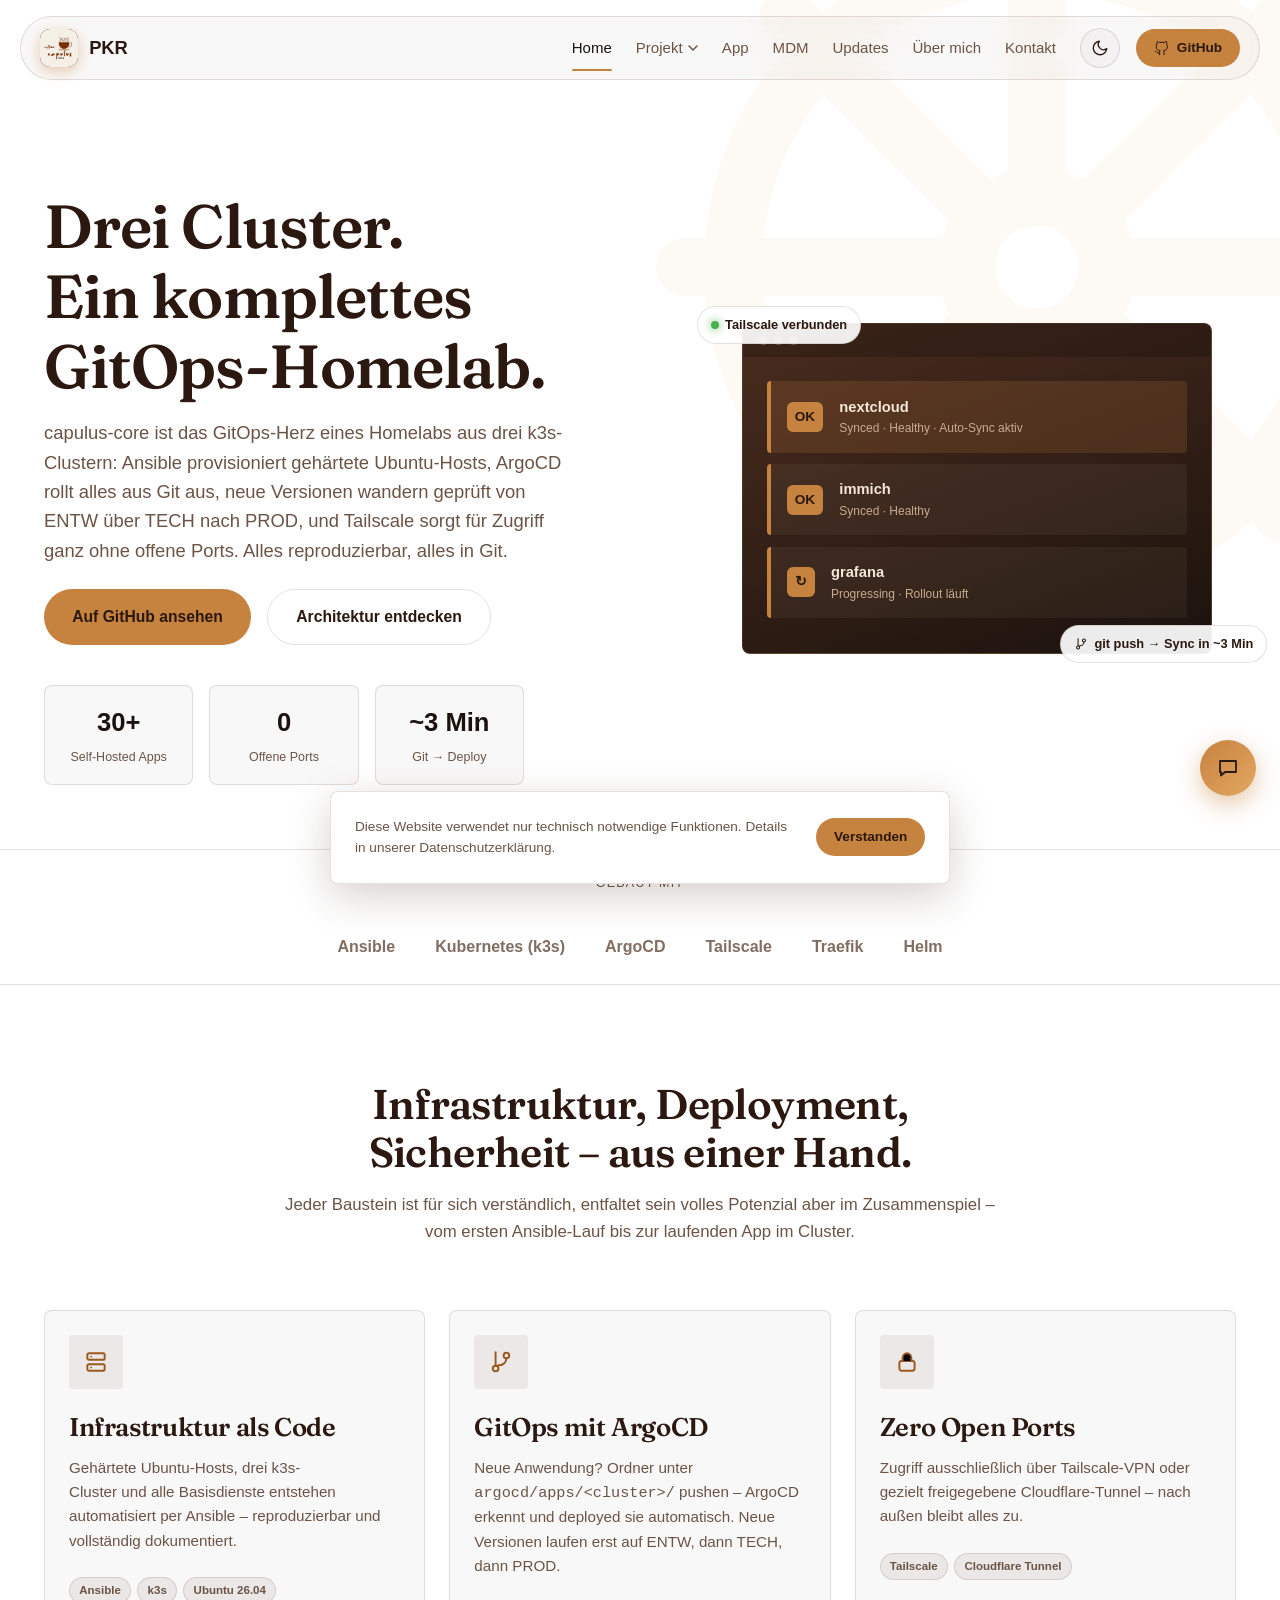
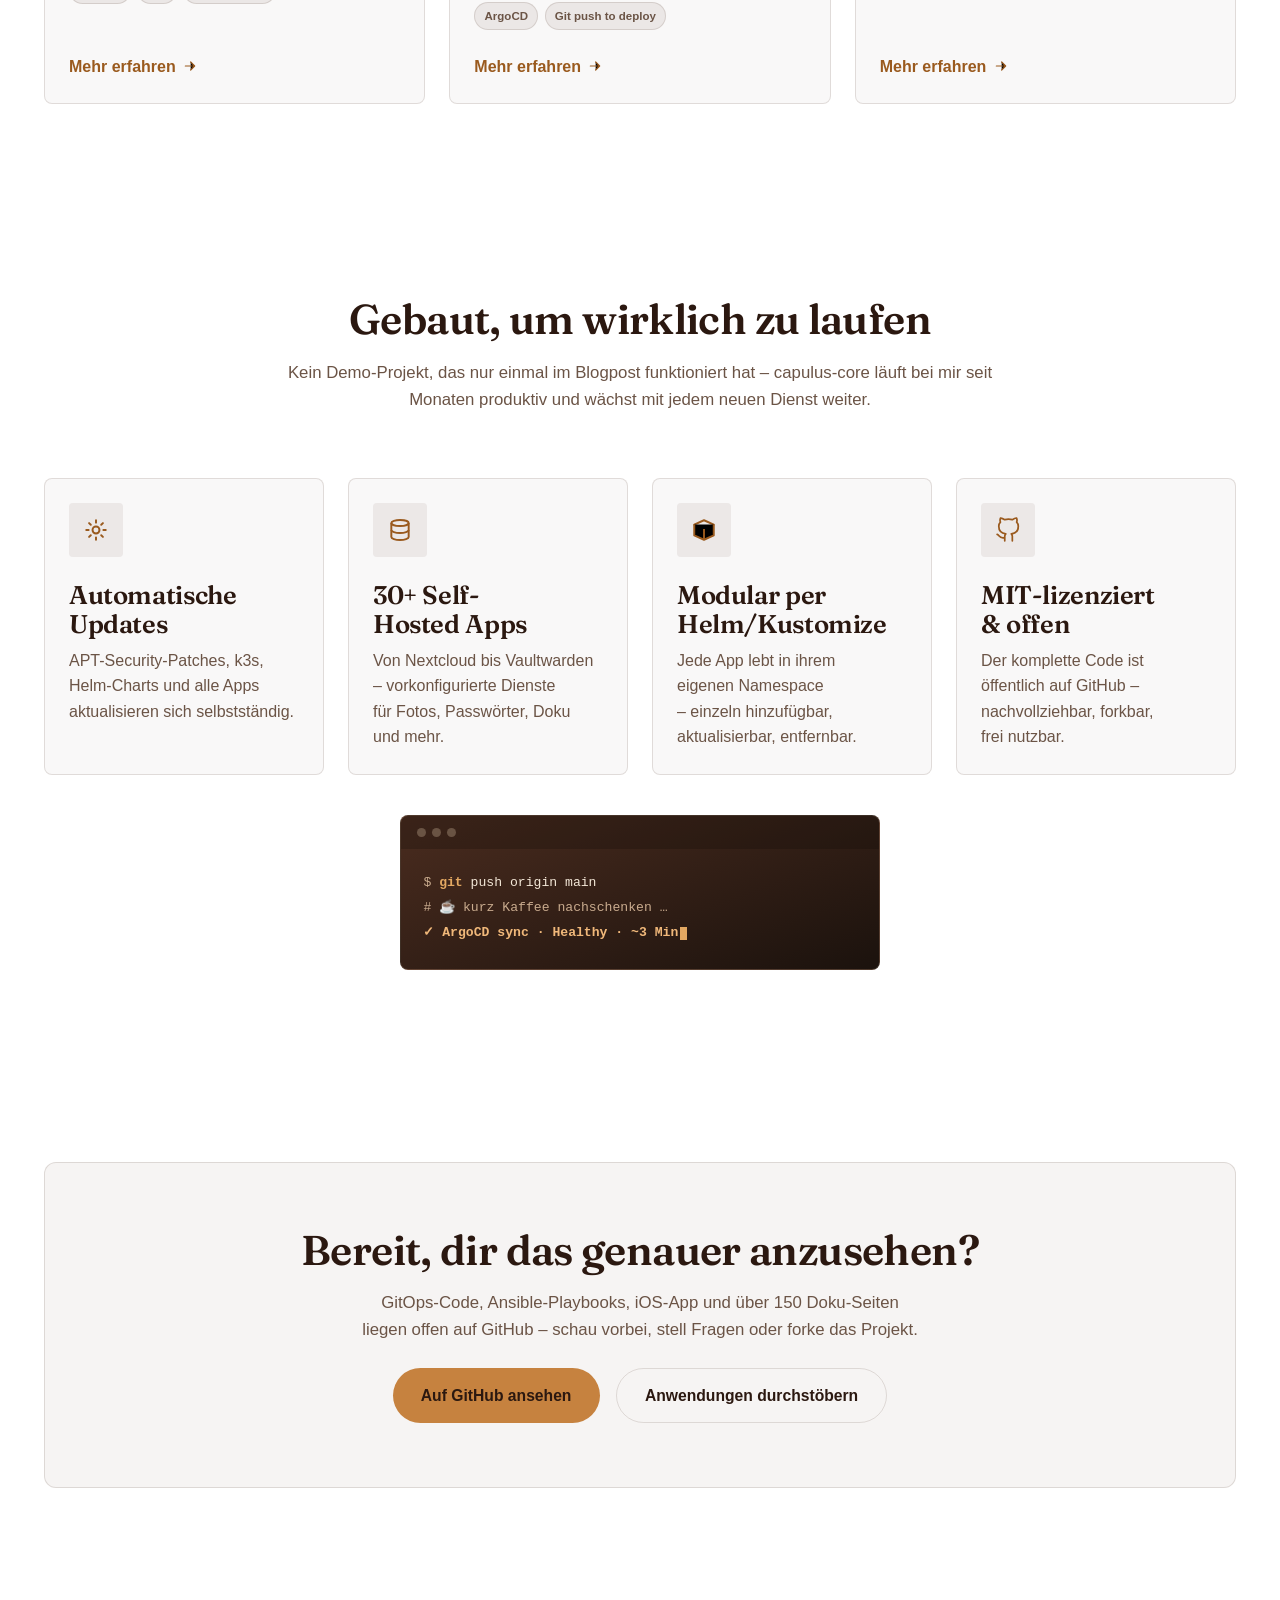
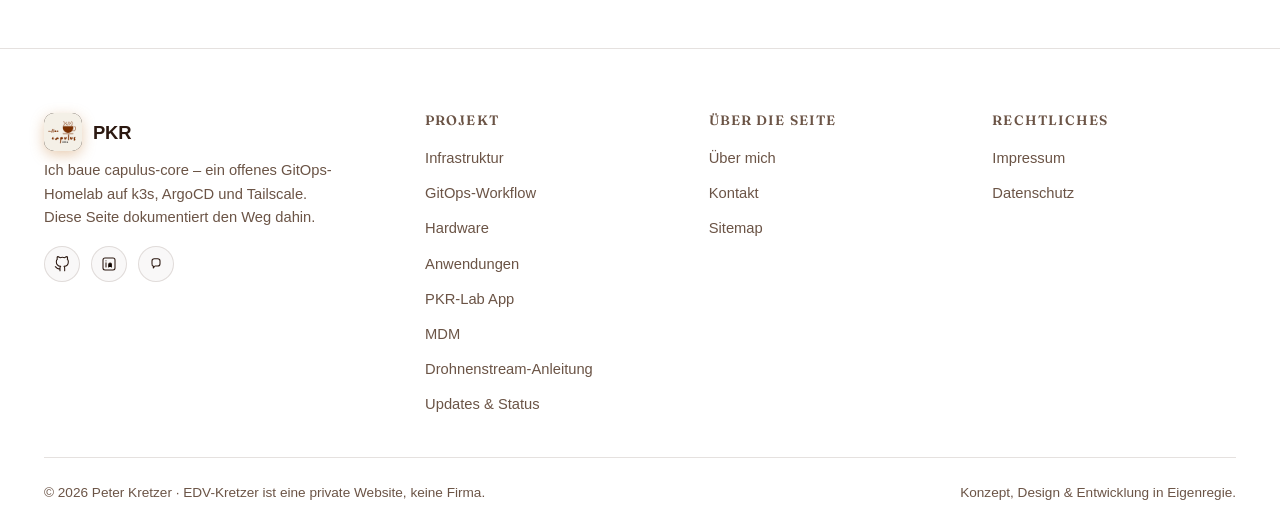
<file: index.html>
<!DOCTYPE html>
<html lang="de">
<head>
  <meta charset="UTF-8">
  <meta name="viewport" content="width=device-width, initial-scale=1.0">
  <title>PKR – capulus-core: GitOps-Homelab auf k3s, ArgoCD &amp; Tailscale</title>
  <meta name="description" content="capulus-core ist ein offenes, GitOps-gesteuertes Homelab aus drei k3s-Clustern (ENTW, TECH, PROD): ArgoCD, Ansible und Tailscale, geprüfte Updates, null offene Ports.">
  <meta name="theme-color" content="#ffffff" media="(prefers-color-scheme: light)">
  <meta name="theme-color" content="#17100c" media="(prefers-color-scheme: dark)">
  <link rel="icon" type="image/png" href="assets/icons/logo-pkr.png">
  <meta name="robots" content="index, follow">
  <link rel="canonical" href="https://www.pkr-docs.de/">

  <link rel="preload" href="assets/fonts/fraunces-latin-wght-normal.woff2" as="font" type="font/woff2" crossorigin>
  <link rel="stylesheet" href="css/style.css">
  <link rel="stylesheet" href="css/animations.css">
  <script src="js/theme.js"></script>

  <meta property="og:type" content="website" data-seo>
  <meta property="og:site_name" content="PKR" data-seo>
  <meta property="og:title" content="PKR – capulus-core: GitOps-Homelab auf k3s, ArgoCD &amp; Tailscale" data-seo>
  <meta property="og:description" content="capulus-core ist ein offenes, GitOps-gesteuertes Homelab aus drei k3s-Clustern (ENTW, TECH, PROD): ArgoCD, Ansible und Tailscale, geprüfte Updates, null offene Ports." data-seo>
  <meta property="og:url" content="https://www.pkr-docs.de/" data-seo>
  <meta property="og:locale" content="de_DE" data-seo>
  <meta property="og:image" content="https://www.pkr-docs.de/assets/images/screenshot-argocd.png" data-seo>
  <meta name="twitter:card" content="summary_large_image" data-seo>
  <meta name="twitter:title" content="PKR – capulus-core: GitOps-Homelab auf k3s, ArgoCD &amp; Tailscale" data-seo>
  <meta name="twitter:description" content="capulus-core ist ein offenes, GitOps-gesteuertes Homelab aus drei k3s-Clustern (ENTW, TECH, PROD): ArgoCD, Ansible und Tailscale, geprüfte Updates, null offene Ports." data-seo>
  <script type="application/ld+json" data-seo>
{
  "@context": "https://schema.org",
  "@graph": [
    {
      "@type": "Person",
      "@id": "https://www.pkr-docs.de/#person",
      "name": "Peter Kretzer",
      "url": "https://www.pkr-docs.de/",
      "email": "info@pkr-service.de",
      "description": "Entwickler von capulus-core, einem offenen GitOps-Homelab auf k3s, ArgoCD und Tailscale.",
      "sameAs": [
        "https://github.com/pkr-lab/capulus-core"
      ]
    },
    {
      "@type": "WebSite",
      "@id": "https://www.pkr-docs.de/#website",
      "url": "https://www.pkr-docs.de/",
      "name": "PKR",
      "inLanguage": "de-DE",
      "publisher": {
        "@id": "https://www.pkr-docs.de/#person"
      }
    },
    {
      "@type": "WebPage",
      "@id": "https://www.pkr-docs.de/#webpage",
      "url": "https://www.pkr-docs.de/",
      "name": "PKR – capulus-core: GitOps-Homelab auf k3s, ArgoCD & Tailscale",
      "description": "capulus-core ist ein offenes, GitOps-gesteuertes Homelab aus drei k3s-Clustern (ENTW, TECH, PROD): ArgoCD, Ansible und Tailscale, geprüfte Updates, null offene Ports.",
      "inLanguage": "de-DE",
      "isPartOf": {
        "@id": "https://www.pkr-docs.de/#website"
      },
      "about": {
        "@id": "https://www.pkr-docs.de/#person"
      }
    }
  ]
}
  </script>
</head>
<body>
  <div class="bg-wheel bg-wheel-hero" aria-hidden="true"><svg><use href="assets/icons/sprite.svg#icon-wheel"></use></svg></div>
  <a class="skip-link" href="#main">Zum Inhalt springen</a>

  <header class="site-header">
    <div class="container nav-inner glass">
      <a href="index.html" class="brand" aria-label="PKR Startseite">
        <span class="brand-mark"><img src="assets/icons/logo-pkr.png" width="38" height="38" alt=""></span>
        <span>PKR</span>
      </a>

      <nav class="nav-links" aria-label="Hauptnavigation">
        <a href="index.html" aria-current="page">Home</a>
        <div class="nav-dropdown">
          <button type="button" class="nav-dropdown-trigger" aria-expanded="false" aria-haspopup="true" aria-controls="projekt-menu">
            Projekt
            <svg class="nav-dropdown-caret" width="10" height="10" viewBox="0 0 10 6" aria-hidden="true"><path d="M1 1l4 4 4-4" stroke="currentColor" stroke-width="1.5" fill="none" stroke-linecap="round" stroke-linejoin="round"/></svg>
          </button>
          <div class="nav-dropdown-menu" id="projekt-menu">
            <a href="projekt.html">Projekt-Übersicht</a>
            <a href="capulus.html">capulus im Überblick</a>
            <a href="anwendungen.html">Anwendungen</a>
            <a href="mediamtx-drohnenstream.html">Drohnenstream-Anleitung</a>
          </div>
        </div>
        <a href="app.html">App</a>
        <a href="mdm.html">MDM</a>
        <a href="updates.html">Updates</a>
        <a href="ueber-mich.html">Über mich</a>
        <a href="kontakt.html">Kontakt</a>
      </nav>

      <button type="button" class="theme-toggle" aria-label="Farbschema wechseln" title="Hell oder dunkel">
        <svg class="icon-sun" width="18" height="18" viewBox="0 0 24 24" fill="none" stroke="currentColor" stroke-width="1.8" stroke-linecap="round" stroke-linejoin="round" aria-hidden="true"><circle cx="12" cy="12" r="4"/><path d="M12 2v2M12 20v2M4.9 4.9l1.4 1.4M17.7 17.7l1.4 1.4M2 12h2M20 12h2M4.9 19.1l1.4-1.4M17.7 6.3l1.4-1.4"/></svg>
        <svg class="icon-moon" width="18" height="18" viewBox="0 0 24 24" fill="none" stroke="currentColor" stroke-width="1.8" stroke-linecap="round" stroke-linejoin="round" aria-hidden="true"><path d="M21 12.8A9 9 0 1 1 11.2 3a7 7 0 0 0 9.8 9.8z"/></svg>
      </button>

      <a href="https://github.com/pkr-lab" target="_blank" rel="noopener" class="btn btn-primary btn-sm nav-cta"><svg width="15" height="15"><use href="assets/icons/sprite.svg#icon-github"></use></svg> GitHub</a>

      <button type="button" class="nav-toggle" aria-label="Menü öffnen" aria-expanded="false" aria-controls="mobile-menu">
        <span></span><span></span><span></span>
      </button>
    </div>
  </header>

  <div class="mobile-menu" id="mobile-menu">
    <a href="index.html" aria-current="page">Home</a>
    <a href="projekt.html">Projekt</a>
    <a href="capulus.html" class="sub">capulus im Überblick</a>
    <a href="anwendungen.html" class="sub">Anwendungen</a>
    <a href="mediamtx-drohnenstream.html" class="sub">Drohnenstream-Anleitung</a>
    <a href="app.html">App</a>
    <a href="mdm.html">MDM</a>
    <a href="updates.html">Updates</a>
    <a href="ueber-mich.html">Über mich</a>
    <a href="kontakt.html">Kontakt</a>
    <a href="https://github.com/pkr-lab" target="_blank" rel="noopener" class="btn btn-primary mt-4"><svg width="16" height="16"><use href="assets/icons/sprite.svg#icon-github"></use></svg> GitHub ansehen</a>
  </div>

  <main id="main">
    <!-- Wartungs-Block (nur bei Wartung am gesamten Cluster, befüllt js/main.js) -->
    <div class="container" data-status-block></div>

    <!-- Hero -->
    <section class="hero">
      <div class="container hero-inner">
        <div class="hero-content">
          <h1>Drei Cluster. Ein komplettes GitOps-Homelab.</h1>
          <p>capulus-core ist das GitOps-Herz eines Homelabs aus drei k3s-Clustern: Ansible provisioniert gehärtete Ubuntu-Hosts, ArgoCD rollt alles aus Git aus, neue Versionen wandern geprüft von ENTW über TECH nach PROD, und Tailscale sorgt für Zugriff ganz ohne offene Ports. Alles reproduzierbar, alles in Git.</p>
          <div class="hero-actions">
            <a href="https://github.com/pkr-lab" target="_blank" rel="noopener" class="btn btn-primary">Auf GitHub ansehen</a>
            <a href="projekt.html" class="btn btn-outline">Architektur entdecken</a>
          </div>
          <div class="hero-stats">
            <div class="stat glass-card">
              <strong>30+</strong>
              <span>Self-Hosted Apps</span>
            </div>
            <div class="stat glass-card">
              <strong>0</strong>
              <span>Offene Ports</span>
            </div>
            <div class="stat glass-card">
              <strong>~3 Min</strong>
              <span>Git → Deploy</span>
            </div>
          </div>
        </div>

        <div class="hero-visual">
          <span class="badge-float b1 glass">
            <span class="dot"></span> Tailscale verbunden
          </span>
          <div class="device glass">
            <div class="screen-bar"><span></span><span></span><span></span></div>
            <div class="screen" style="padding:1.5rem;">
              <div class="alarm-row active">
                <span class="code">OK</span>
                <div class="meta"><strong>nextcloud</strong><span>Synced · Healthy · Auto-Sync aktiv</span></div>
              </div>
              <div class="alarm-row">
                <span class="code">OK</span>
                <div class="meta"><strong>immich</strong><span>Synced · Healthy</span></div>
              </div>
              <div class="alarm-row">
                <span class="code">↻</span>
                <div class="meta"><strong>grafana</strong><span>Progressing · Rollout läuft</span></div>
              </div>
            </div>
          </div>
          <span class="badge-float b2 glass">
            <svg width="14" height="14"><use href="assets/icons/sprite.svg#icon-git-branch"></use></svg>
            git push → Sync in ~3 Min
          </span>
        </div>
      </div>
    </section>

    <!-- Trust bar -->
    <section class="trust-bar">
      <div class="container trust-bar-inner">
        <span class="label">Gebaut mit</span>
        <div class="orgs">
          <span>Ansible</span>
          <span>Kubernetes (k3s)</span>
          <span>ArgoCD</span>
          <span>Tailscale</span>
          <span>Traefik</span>
          <span>Helm</span>
        </div>
      </div>
    </section>

    <!-- Produkt-Showcase -->
    <section class="section" id="produkte">
      <div class="container">
        <div class="section-head">
          <h2>Infrastruktur, Deployment, Sicherheit – aus einer Hand.</h2>
          <p>Jeder Baustein ist für sich verständlich, entfaltet sein volles Potenzial aber im Zusammenspiel – vom ersten Ansible-Lauf bis zur laufenden App im Cluster.</p>
        </div>

        <div class="grid grid-3">
          <article class="product-card glass-card">
            <div class="card-icon"><svg width="26" height="26"><use href="assets/icons/sprite.svg#icon-server"></use></svg></div>
            <h3>Infrastruktur als Code</h3>
            <p>Gehärtete Ubuntu-Hosts, drei k3s-Cluster und alle Basisdienste entstehen automatisiert per Ansible – reproduzierbar und vollständig dokumentiert.</p>
            <div class="tag-row">
              <span class="tag">Ansible</span>
              <span class="tag">k3s</span>
              <span class="tag">Ubuntu 26.04</span>
            </div>
            <a href="projekt.html#infrastruktur" class="card-link">Mehr erfahren <svg width="16" height="16"><use href="assets/icons/sprite.svg#icon-arrow-right"></use></svg></a>
          </article>

          <article class="product-card glass-card">
            <div class="card-icon"><svg width="26" height="26"><use href="assets/icons/sprite.svg#icon-git-branch"></use></svg></div>
            <h3>GitOps mit ArgoCD</h3>
            <p>Neue Anwendung? Ordner unter <code>argocd/apps/&lt;cluster&gt;/</code> pushen – ArgoCD erkennt und deployed sie automatisch. Neue Versionen laufen erst auf ENTW, dann TECH, dann PROD.</p>
            <div class="tag-row">
              <span class="tag">ArgoCD</span>
              <span class="tag">Git push to deploy</span>
            </div>
            <a href="projekt.html#gitops" class="card-link">Mehr erfahren <svg width="16" height="16"><use href="assets/icons/sprite.svg#icon-arrow-right"></use></svg></a>
          </article>

          <article class="product-card glass-card">
            <div class="card-icon"><svg width="26" height="26"><use href="assets/icons/sprite.svg#icon-lock"></use></svg></div>
            <h3>Zero Open Ports</h3>
            <p>Zugriff ausschließlich über Tailscale-VPN oder gezielt freigegebene Cloudflare-Tunnel – nach außen bleibt alles zu.</p>
            <div class="tag-row">
              <span class="tag">Tailscale</span>
              <span class="tag">Cloudflare Tunnel</span>
            </div>
            <a href="projekt.html#security" class="card-link">Mehr erfahren <svg width="16" height="16"><use href="assets/icons/sprite.svg#icon-arrow-right"></use></svg></a>
          </article>
        </div>
      </div>
    </section>

    <!-- Features -->
    <section class="section">
      <div class="container">
        <div class="section-head">
          <h2>Gebaut, um wirklich zu laufen</h2>
          <p>Kein Demo-Projekt, das nur einmal im Blogpost funktioniert hat – capulus-core läuft bei mir seit Monaten produktiv und wächst mit jedem neuen Dienst weiter.</p>
        </div>

        <div class="grid grid-4">
          <div class="feature-card glass-card">
            <div class="card-icon"><svg width="26" height="26"><use href="assets/icons/sprite.svg#icon-cog"></use></svg></div>
            <h3>Automatische Updates</h3>
            <p>APT-Security-Patches, k3s, Helm-Charts und alle Apps aktualisieren sich selbstständig.</p>
          </div>
          <div class="feature-card glass-card">
            <div class="card-icon"><svg width="26" height="26"><use href="assets/icons/sprite.svg#icon-database"></use></svg></div>
            <h3>30+ Self-Hosted Apps</h3>
            <p>Von Nextcloud bis Vaultwarden – vorkonfigurierte Dienste für Fotos, Passwörter, Doku und mehr.</p>
          </div>
          <div class="feature-card glass-card">
            <div class="card-icon"><svg width="26" height="26"><use href="assets/icons/sprite.svg#icon-box"></use></svg></div>
            <h3>Modular per Helm/Kustomize</h3>
            <p>Jede App lebt in ihrem eigenen Namespace – einzeln hinzufügbar, aktualisierbar, entfernbar.</p>
          </div>
          <div class="feature-card glass-card">
            <div class="card-icon"><svg width="26" height="26"><use href="assets/icons/sprite.svg#icon-github"></use></svg></div>
            <h3>MIT-lizenziert &amp; offen</h3>
            <p>Der komplette Code ist öffentlich auf GitHub – nachvollziehbar, forkbar, frei nutzbar.</p>
          </div>
        </div>
        <div class="device mt-4" style="max-width:480px; margin-inline:auto;">
          <div class="screen-bar"><span></span><span></span><span></span></div>
          <div class="screen code-screen">
            <div><span class="tok-muted">$</span> <span class="tok-key">git</span> push origin main</div>
            <div class="tok-muted"># ☕ kurz Kaffee nachschenken …</div>
            <div class="tok-hl">✓ ArgoCD sync · Healthy · ~3 Min<span class="code-cursor"></span></div>
          </div>
        </div>
      </div>
    </section>

    <!-- CTA -->
    <section class="section">
      <div class="container">
        <div class="cta-section glass">
          <h2>Bereit, dir das genauer anzusehen?</h2>
          <p>GitOps-Code, Ansible-Playbooks, iOS-App und über 150 Doku-Seiten liegen offen auf GitHub – schau vorbei, stell Fragen oder forke das Projekt.</p>
          <div class="cta-actions">
            <a href="https://github.com/pkr-lab" target="_blank" rel="noopener" class="btn btn-primary">Auf GitHub ansehen</a>
            <a href="anwendungen.html" class="btn btn-outline">Anwendungen durchstöbern</a>
          </div>
        </div>
      </div>
    </section>
  </main>

  <footer class="site-footer">
    <div class="container">
      <div class="footer-grid">
        <div class="footer-brand">
          <a href="index.html" class="brand">
            <span class="brand-mark"><img src="assets/icons/logo-pkr.png" width="38" height="38" alt=""></span>
            <span>PKR</span>
          </a>
          <p>Ich baue capulus-core – ein offenes GitOps-Homelab auf k3s, ArgoCD und Tailscale. Diese Seite dokumentiert den Weg dahin.</p>
          <div class="social-row mt-2">
            <a href="https://github.com/pkr-lab" target="_blank" rel="noopener" aria-label="GitHub"><svg width="16" height="16"><use href="assets/icons/sprite.svg#icon-github"></use></svg></a>
            <a href="#" aria-label="LinkedIn"><svg width="16" height="16"><use href="assets/icons/sprite.svg#icon-linkedin"></use></svg></a>
            <a href="#" aria-label="Mastodon"><svg width="16" height="16"><use href="assets/icons/sprite.svg#icon-mastodon"></use></svg></a>
          </div>
        </div>
        <div class="footer-col">
          <h4>Projekt</h4>
          <ul>
            <li><a href="projekt.html#infrastruktur">Infrastruktur</a></li>
            <li><a href="projekt.html#gitops">GitOps-Workflow</a></li>
            <li><a href="projekt.html#hardware">Hardware</a></li>
            <li><a href="anwendungen.html">Anwendungen</a></li>
            <li><a href="app.html">PKR-Lab App</a></li>
            <li><a href="mdm.html">MDM</a></li>
            <li><a href="mediamtx-drohnenstream.html">Drohnenstream-Anleitung</a></li>
            <li><a href="updates.html">Updates &amp; Status</a></li>
          </ul>
        </div>
        <div class="footer-col">
          <h4>Über die Seite</h4>
          <ul>
            <li><a href="ueber-mich.html">Über mich</a></li>
            <li><a href="kontakt.html">Kontakt</a></li>
            <li><a href="sitemap.html">Sitemap</a></li>
          </ul>
        </div>
        <div class="footer-col">
          <h4>Rechtliches</h4>
          <ul>
            <li><a href="impressum.html">Impressum</a></li>
            <li><a href="datenschutz.html">Datenschutz</a></li>
          </ul>
        </div>
      </div>
      <div class="footer-bottom">
        <span>© <span data-year></span> Peter Kretzer · EDV-Kretzer ist eine private Website, keine Firma.</span>
        <span>Konzept, Design &amp; Entwicklung in Eigenregie.</span>
      </div>
    </div>
  </footer>

  <div class="info-banner glass" role="status">
    <p>Diese Website verwendet nur technisch notwendige Funktionen. Details in unserer <a href="datenschutz.html">Datenschutzerklärung</a>.</p>
    <div class="info-banner-actions">
      <button type="button" class="btn btn-primary btn-sm" data-banner-accept>Verstanden</button>
    </div>
  </div>

  <script src="js/main.js"></script>

  <button type="button" class="open-zammad-chat chat-fab" aria-label="Chat öffnen">
    <svg width="22" height="22" aria-hidden="true"><use href="assets/icons/sprite.svg#icon-chat"></use></svg>
  </button>

  <!-- Zammad Live-Chat -->
  <script src="https://support-tech.pke-lab.de/assets/chat/chat-no-jquery.min.js"></script>
  <script src="js/chat.js"></script>
</body>
</html>
</file>
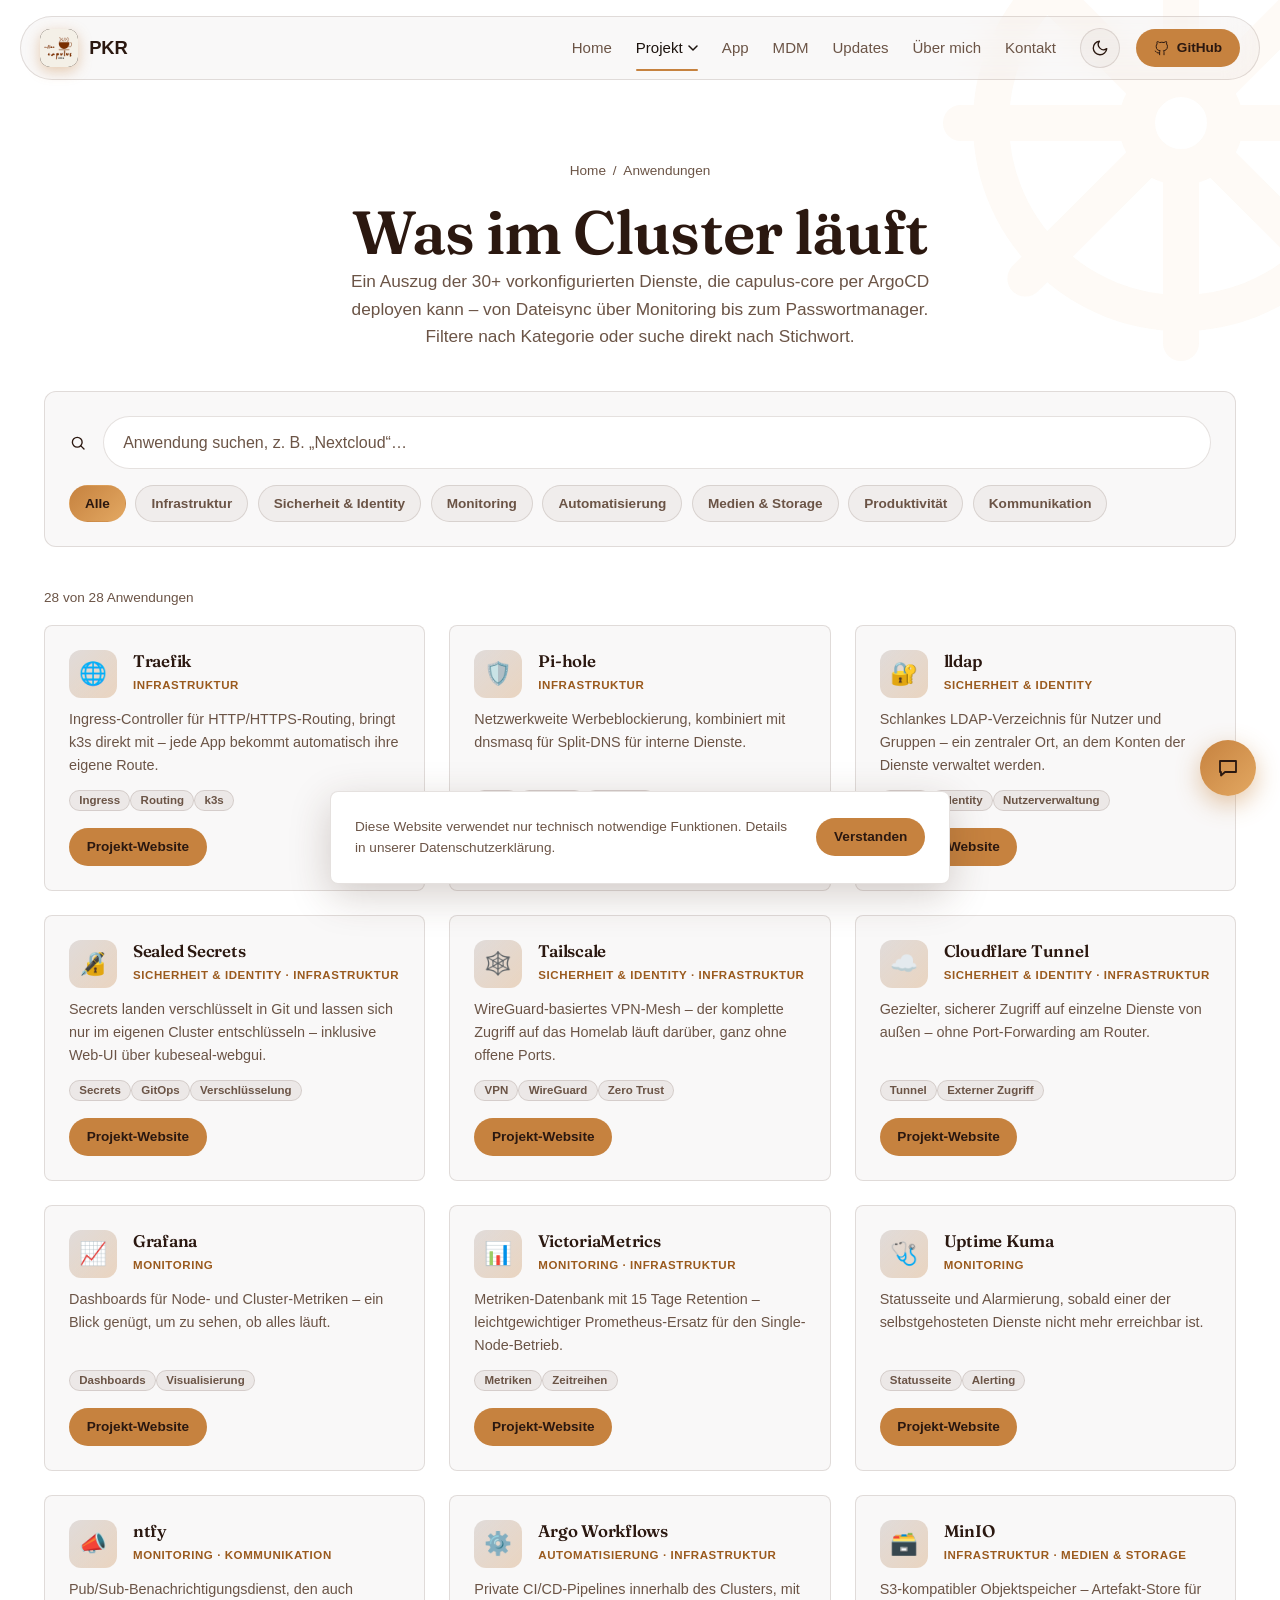
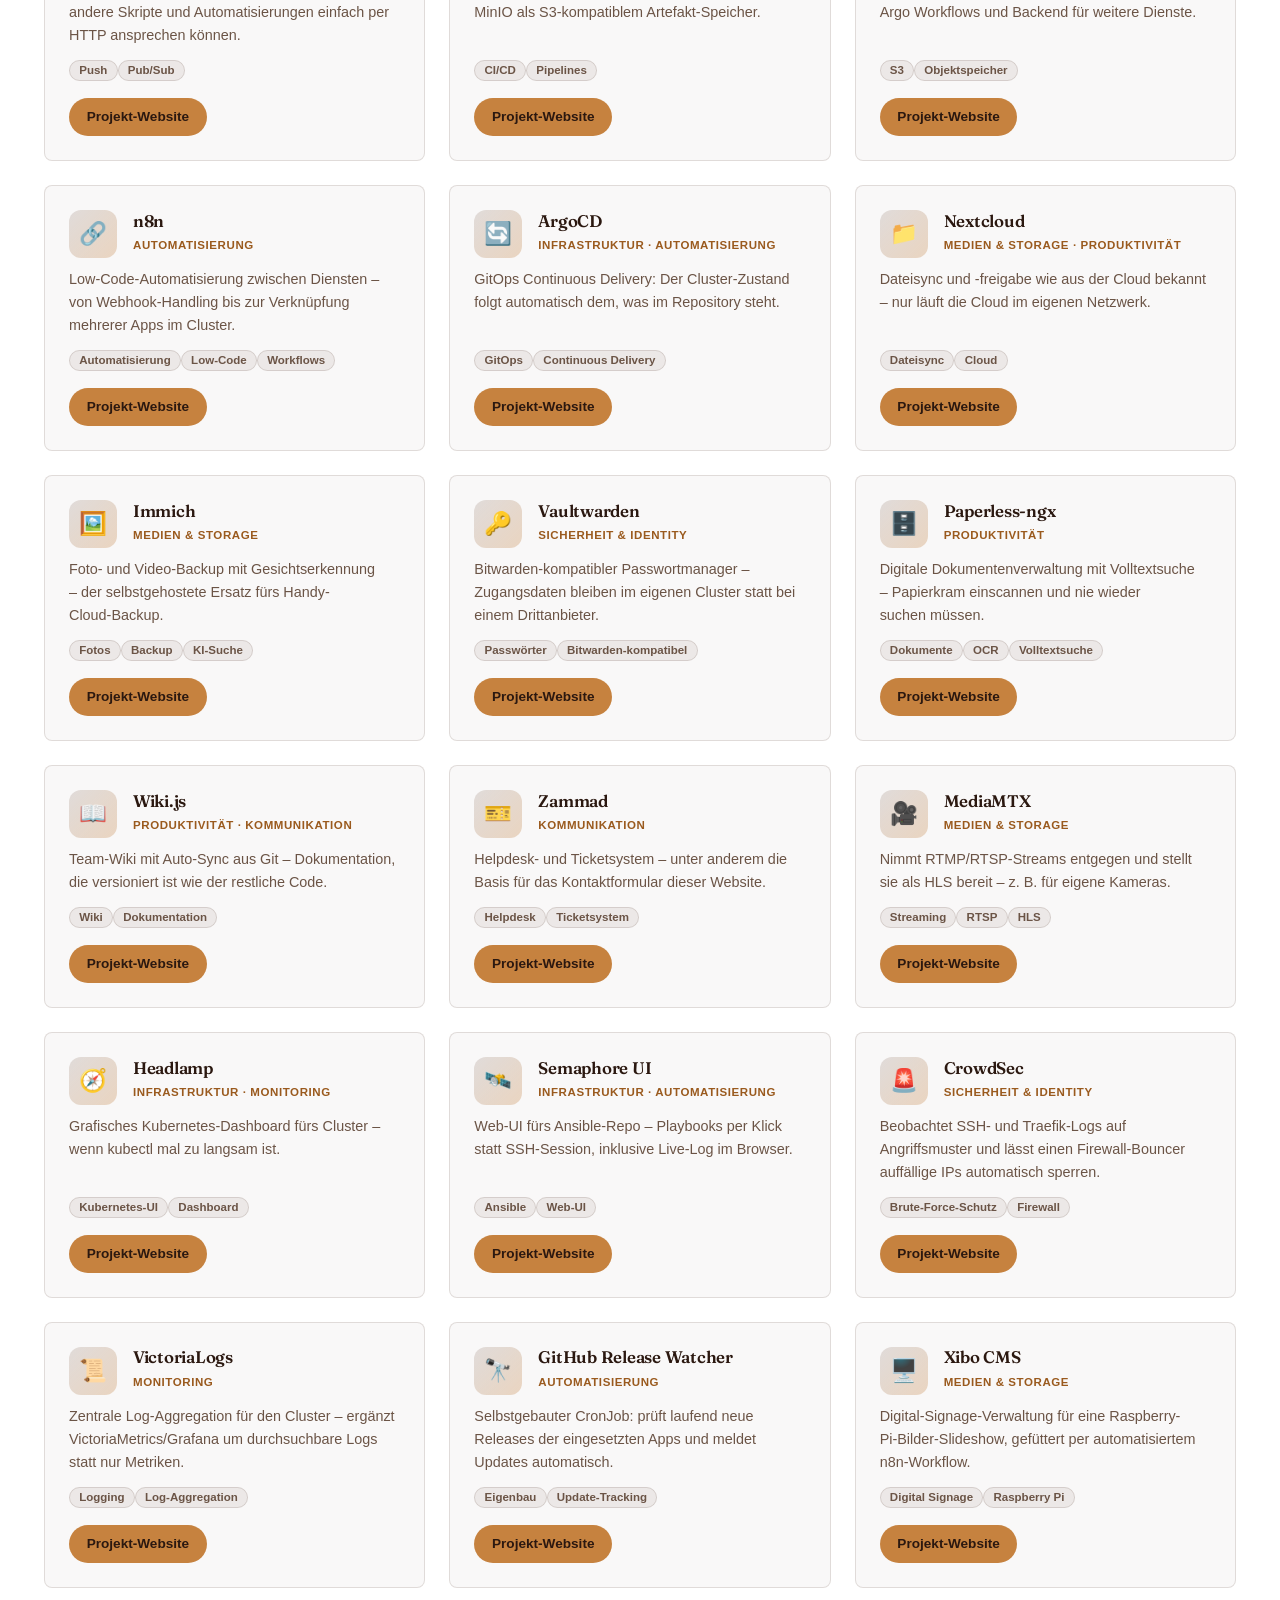
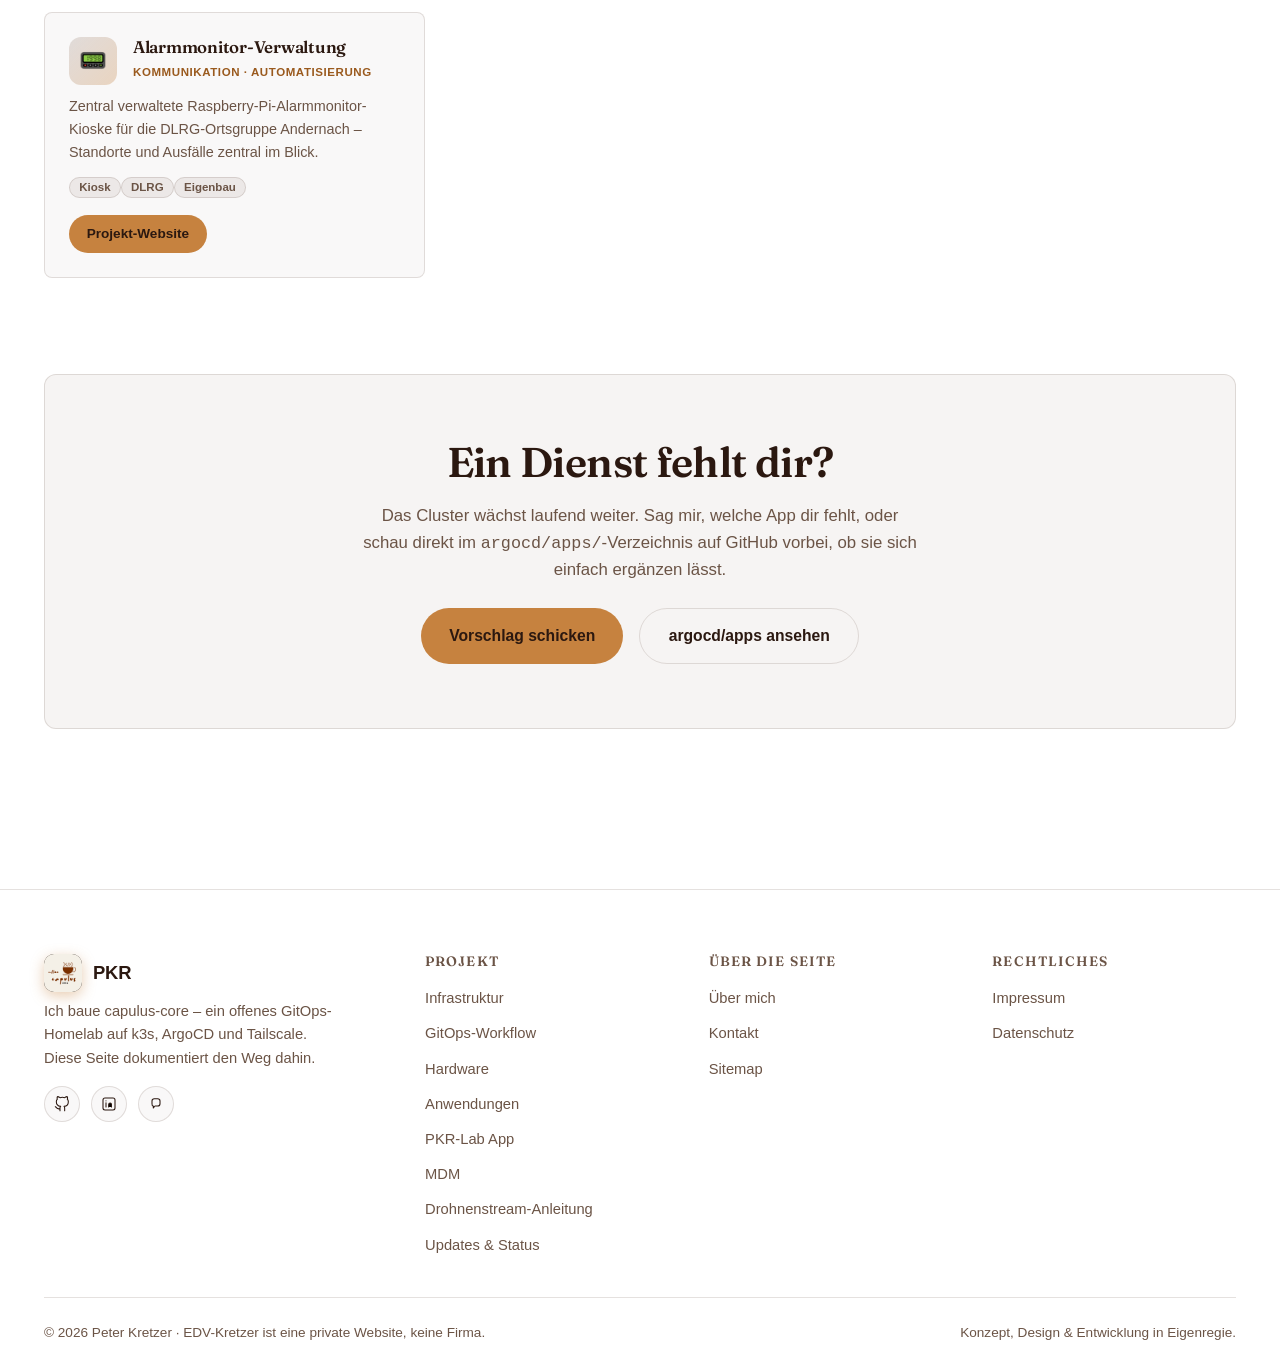
<file: anwendungen.html>
<!DOCTYPE html>
<html lang="de">
<head>
  <meta charset="UTF-8">
  <meta name="viewport" content="width=device-width, initial-scale=1.0">
  <title>Anwendungen – Self-Hosted Services im capulus-core Cluster | PKR</title>
  <meta name="description" content="Ein Auszug der 30+ vorkonfigurierten Anwendungen in capulus-core: Nextcloud, Immich, Vaultwarden, Grafana, ArgoCD und mehr – durchsuchbar nach Kategorie.">
  <meta name="theme-color" content="#ffffff" media="(prefers-color-scheme: light)">
  <meta name="theme-color" content="#17100c" media="(prefers-color-scheme: dark)">
  <link rel="icon" type="image/png" href="assets/icons/logo-pkr.png">
  <meta name="robots" content="index, follow">
  <link rel="canonical" href="https://www.pkr-docs.de/anwendungen/">

  <link rel="preload" href="assets/fonts/fraunces-latin-wght-normal.woff2" as="font" type="font/woff2" crossorigin>
  <link rel="stylesheet" href="css/style.css">
  <link rel="stylesheet" href="css/animations.css">
  <script src="js/theme.js"></script>
  <meta property="og:type" content="website" data-seo>
  <meta property="og:site_name" content="PKR" data-seo>
  <meta property="og:title" content="Anwendungen – Self-Hosted Services im capulus-core Cluster" data-seo>
  <meta property="og:description" content="Ein Auszug der 30+ vorkonfigurierten Anwendungen in capulus-core: Nextcloud, Immich, Vaultwarden, Grafana, ArgoCD und mehr – durchsuchbar nach Kategorie." data-seo>
  <meta property="og:url" content="https://www.pkr-docs.de/anwendungen/" data-seo>
  <meta property="og:locale" content="de_DE" data-seo>
  <meta property="og:image" content="https://www.pkr-docs.de/assets/images/screenshot-uptime-kuma.png" data-seo>
  <meta name="twitter:card" content="summary_large_image" data-seo>
  <meta name="twitter:title" content="Anwendungen – Self-Hosted Services im capulus-core Cluster" data-seo>
  <meta name="twitter:description" content="Ein Auszug der 30+ vorkonfigurierten Anwendungen in capulus-core: Nextcloud, Immich, Vaultwarden, Grafana, ArgoCD und mehr – durchsuchbar nach Kategorie." data-seo>
  <script type="application/ld+json" data-seo>
{
  "@context": "https://schema.org",
  "@graph": [
    {
      "@type": "WebPage",
      "@id": "https://www.pkr-docs.de/anwendungen/#webpage",
      "url": "https://www.pkr-docs.de/anwendungen/",
      "name": "Anwendungen – Self-Hosted Services im capulus-core Cluster",
      "description": "Ein Auszug der 30+ vorkonfigurierten Anwendungen in capulus-core: Nextcloud, Immich, Vaultwarden, Grafana, ArgoCD und mehr – durchsuchbar nach Kategorie.",
      "inLanguage": "de-DE",
      "isPartOf": {
        "@id": "https://www.pkr-docs.de/#website"
      }
    },
    {
      "@type": "BreadcrumbList",
      "itemListElement": [
        {
          "@type": "ListItem",
          "position": 1,
          "name": "Home",
          "item": "https://www.pkr-docs.de/"
        },
        {
          "@type": "ListItem",
          "position": 2,
          "name": "Projekt",
          "item": "https://www.pkr-docs.de/projekt/"
        },
        {
          "@type": "ListItem",
          "position": 3,
          "name": "Anwendungen",
          "item": "https://www.pkr-docs.de/anwendungen/"
        }
      ]
    },
    {
      "@type": "ItemList",
      "name": "Anwendungen",
      "itemListElement": [
        {
          "@type": "ListItem",
          "position": 1,
          "name": "Traefik",
          "url": "https://traefik.io/traefik/"
        },
        {
          "@type": "ListItem",
          "position": 2,
          "name": "Pi-hole",
          "url": "https://pi-hole.net/"
        },
        {
          "@type": "ListItem",
          "position": 3,
          "name": "lldap",
          "url": "https://github.com/lldap/lldap"
        },
        {
          "@type": "ListItem",
          "position": 4,
          "name": "Sealed Secrets",
          "url": "https://github.com/bitnami-labs/sealed-secrets"
        },
        {
          "@type": "ListItem",
          "position": 5,
          "name": "Tailscale",
          "url": "https://tailscale.com/"
        },
        {
          "@type": "ListItem",
          "position": 6,
          "name": "Cloudflare Tunnel",
          "url": "https://www.cloudflare.com/products/tunnel/"
        },
        {
          "@type": "ListItem",
          "position": 7,
          "name": "Grafana",
          "url": "https://grafana.com/"
        },
        {
          "@type": "ListItem",
          "position": 8,
          "name": "VictoriaMetrics",
          "url": "https://victoriametrics.com/"
        },
        {
          "@type": "ListItem",
          "position": 9,
          "name": "Uptime Kuma",
          "url": "https://github.com/louislam/uptime-kuma"
        },
        {
          "@type": "ListItem",
          "position": 10,
          "name": "ntfy",
          "url": "https://ntfy.sh/"
        },
        {
          "@type": "ListItem",
          "position": 11,
          "name": "Argo Workflows",
          "url": "https://argoproj.github.io/workflows/"
        },
        {
          "@type": "ListItem",
          "position": 12,
          "name": "MinIO",
          "url": "https://min.io/"
        },
        {
          "@type": "ListItem",
          "position": 13,
          "name": "n8n",
          "url": "https://n8n.io/"
        },
        {
          "@type": "ListItem",
          "position": 14,
          "name": "ArgoCD",
          "url": "https://argo-cd.readthedocs.io/"
        },
        {
          "@type": "ListItem",
          "position": 15,
          "name": "Nextcloud",
          "url": "https://nextcloud.com/"
        },
        {
          "@type": "ListItem",
          "position": 16,
          "name": "Immich",
          "url": "https://immich.app/"
        },
        {
          "@type": "ListItem",
          "position": 17,
          "name": "Vaultwarden",
          "url": "https://github.com/dani-garcia/vaultwarden"
        },
        {
          "@type": "ListItem",
          "position": 18,
          "name": "Paperless-ngx",
          "url": "https://docs.paperless-ngx.com/"
        },
        {
          "@type": "ListItem",
          "position": 19,
          "name": "Wiki.js",
          "url": "https://js.wiki/"
        },
        {
          "@type": "ListItem",
          "position": 20,
          "name": "Zammad",
          "url": "https://zammad.org/"
        },
        {
          "@type": "ListItem",
          "position": 21,
          "name": "MediaMTX",
          "url": "https://github.com/bluenviron/mediamtx"
        },
        {
          "@type": "ListItem",
          "position": 22,
          "name": "Headlamp",
          "url": "https://headlamp.dev/"
        },
        {
          "@type": "ListItem",
          "position": 23,
          "name": "Semaphore UI",
          "url": "https://semaphoreui.com/"
        },
        {
          "@type": "ListItem",
          "position": 24,
          "name": "CrowdSec",
          "url": "https://www.crowdsec.net/"
        },
        {
          "@type": "ListItem",
          "position": 25,
          "name": "VictoriaLogs",
          "url": "https://docs.victoriametrics.com/victorialogs/"
        },
        {
          "@type": "ListItem",
          "position": 26,
          "name": "GitHub Release Watcher",
          "url": "https://github.com/pkr-lab/capulus-core/tree/main/argocd/apps/tech/github-release-watcher"
        },
        {
          "@type": "ListItem",
          "position": 27,
          "name": "Xibo CMS",
          "url": "https://xibosignage.com/"
        },
        {
          "@type": "ListItem",
          "position": 28,
          "name": "Alarmmonitor-Verwaltung",
          "url": "https://github.com/pkr-lab/capulus-core/tree/main/argocd/apps/tech/alamos-apager"
        }
      ]
    }
  ]
}
  </script>
</head>
<body>
  <div class="bg-wheel bg-wheel-sm" aria-hidden="true"><svg><use href="assets/icons/sprite.svg#icon-wheel"></use></svg></div>
  <a class="skip-link" href="#main">Zum Inhalt springen</a>

  <header class="site-header">
    <div class="container nav-inner glass">
      <a href="index.html" class="brand" aria-label="PKR Startseite">
        <span class="brand-mark"><img src="assets/icons/logo-pkr.png" width="38" height="38" alt=""></span>
        <span>PKR</span>
      </a>
      <nav class="nav-links" aria-label="Hauptnavigation">
        <a href="index.html">Home</a>
        <div class="nav-dropdown">
          <button type="button" class="nav-dropdown-trigger" aria-expanded="false" aria-haspopup="true" aria-controls="projekt-menu">
            Projekt
            <svg class="nav-dropdown-caret" width="10" height="10" viewBox="0 0 10 6" aria-hidden="true"><path d="M1 1l4 4 4-4" stroke="currentColor" stroke-width="1.5" fill="none" stroke-linecap="round" stroke-linejoin="round"/></svg>
          </button>
          <div class="nav-dropdown-menu" id="projekt-menu">
            <a href="projekt.html">Projekt-Übersicht</a>
            <a href="capulus.html">capulus im Überblick</a>
            <a href="anwendungen.html" aria-current="page">Anwendungen</a>
            <a href="mediamtx-drohnenstream.html">Drohnenstream-Anleitung</a>
          </div>
        </div>
        <a href="app.html">App</a>
        <a href="mdm.html">MDM</a>
        <a href="updates.html">Updates</a>
        <a href="ueber-mich.html">Über mich</a>
        <a href="kontakt.html">Kontakt</a>
      </nav>
<button type="button" class="theme-toggle" aria-label="Farbschema wechseln" title="Hell oder dunkel">
        <svg class="icon-sun" width="18" height="18" viewBox="0 0 24 24" fill="none" stroke="currentColor" stroke-width="1.8" stroke-linecap="round" stroke-linejoin="round" aria-hidden="true"><circle cx="12" cy="12" r="4"/><path d="M12 2v2M12 20v2M4.9 4.9l1.4 1.4M17.7 17.7l1.4 1.4M2 12h2M20 12h2M4.9 19.1l1.4-1.4M17.7 6.3l1.4-1.4"/></svg>
        <svg class="icon-moon" width="18" height="18" viewBox="0 0 24 24" fill="none" stroke="currentColor" stroke-width="1.8" stroke-linecap="round" stroke-linejoin="round" aria-hidden="true"><path d="M21 12.8A9 9 0 1 1 11.2 3a7 7 0 0 0 9.8 9.8z"/></svg>
      </button>

      <a href="https://github.com/pkr-lab" target="_blank" rel="noopener" class="btn btn-primary btn-sm nav-cta"><svg width="15" height="15"><use href="assets/icons/sprite.svg#icon-github"></use></svg> GitHub</a>
      <button type="button" class="nav-toggle" aria-label="Menü öffnen" aria-expanded="false" aria-controls="mobile-menu">
        <span></span><span></span><span></span>
      </button>
    </div>
  </header>

  <div class="mobile-menu" id="mobile-menu">
    <a href="index.html">Home</a>
    <a href="projekt.html">Projekt</a>
    <a href="capulus.html" class="sub">capulus im Überblick</a>
    <a href="anwendungen.html" aria-current="page" class="sub">Anwendungen</a>
    <a href="mediamtx-drohnenstream.html" class="sub">Drohnenstream-Anleitung</a>
    <a href="app.html">App</a>
    <a href="mdm.html">MDM</a>
    <a href="updates.html">Updates</a>
    <a href="ueber-mich.html">Über mich</a>
    <a href="kontakt.html">Kontakt</a>
    <a href="https://github.com/pkr-lab" target="_blank" rel="noopener" class="btn btn-primary mt-4"><svg width="16" height="16"><use href="assets/icons/sprite.svg#icon-github"></use></svg> GitHub ansehen</a>
  </div>

  <main id="main">
    <section class="page-hero container">
      <div class="breadcrumbs"><a href="index.html">Home</a><span>/</span><span>Anwendungen</span></div>
      <h1>Was im Cluster läuft</h1>
      <p>Ein Auszug der 30+ vorkonfigurierten Dienste, die capulus-core per ArgoCD deployen kann – von Dateisync über Monitoring bis zum Passwortmanager. Filtere nach Kategorie oder suche direkt nach Stichwort.</p>
    </section>

    <section class="container">
      <div class="toolbar glass">
        <div class="search-row">
          <svg width="18" height="18" aria-hidden="true"><use href="assets/icons/sprite.svg#icon-search"></use></svg>
          <label class="visually-hidden" for="app-search">Anwendungen durchsuchen</label>
          <input type="search" id="app-search" placeholder="Anwendung suchen, z. B. „Nextcloud“…" autocomplete="off">
        </div>
        <div class="filter-row" id="filter-row" role="group" aria-label="Nach Bereich filtern"></div>
      </div>

      <p class="results-meta" id="results-meta" aria-live="polite">Anwendungen werden geladen …</p>

      <div class="grid grid-3" id="app-grid" aria-live="polite"></div>
    </section>

    <section class="section">
      <div class="container">
        <div class="cta-section glass">
          <h2>Ein Dienst fehlt dir?</h2>
          <p>Das Cluster wächst laufend weiter. Sag mir, welche App dir fehlt, oder schau direkt im <code>argocd/apps/</code>-Verzeichnis auf GitHub vorbei, ob sie sich einfach ergänzen lässt.</p>
          <div class="cta-actions">
            <a href="kontakt.html?interesse=Neuer%20Dienst" class="btn btn-primary">Vorschlag schicken</a>
            <a href="https://github.com/pkr-lab/capulus-core/tree/main/argocd/apps" target="_blank" rel="noopener" class="btn btn-outline">argocd/apps ansehen</a>
          </div>
        </div>
      </div>
    </section>
  </main>

  <footer class="site-footer">
    <div class="container">
      <div class="footer-grid">
        <div class="footer-brand">
          <a href="index.html" class="brand">
            <span class="brand-mark"><img src="assets/icons/logo-pkr.png" width="38" height="38" alt=""></span>
            <span>PKR</span>
          </a>
          <p>Ich baue capulus-core – ein offenes GitOps-Homelab auf k3s, ArgoCD und Tailscale. Diese Seite dokumentiert den Weg dahin.</p>
          <div class="social-row mt-2">
            <a href="https://github.com/pkr-lab" target="_blank" rel="noopener" aria-label="GitHub"><svg width="16" height="16"><use href="assets/icons/sprite.svg#icon-github"></use></svg></a>
            <a href="#" aria-label="LinkedIn"><svg width="16" height="16"><use href="assets/icons/sprite.svg#icon-linkedin"></use></svg></a>
            <a href="#" aria-label="Mastodon"><svg width="16" height="16"><use href="assets/icons/sprite.svg#icon-mastodon"></use></svg></a>
          </div>
        </div>
        <div class="footer-col">
          <h4>Projekt</h4>
          <ul>
            <li><a href="projekt.html#infrastruktur">Infrastruktur</a></li>
            <li><a href="projekt.html#gitops">GitOps-Workflow</a></li>
            <li><a href="projekt.html#hardware">Hardware</a></li>
            <li><a href="anwendungen.html">Anwendungen</a></li>
            <li><a href="app.html">PKR-Lab App</a></li>
            <li><a href="mdm.html">MDM</a></li>
            <li><a href="mediamtx-drohnenstream.html">Drohnenstream-Anleitung</a></li>
            <li><a href="updates.html">Updates &amp; Status</a></li>
          </ul>
        </div>
        <div class="footer-col">
          <h4>Über die Seite</h4>
          <ul>
            <li><a href="ueber-mich.html">Über mich</a></li>
            <li><a href="kontakt.html">Kontakt</a></li>
            <li><a href="sitemap.html">Sitemap</a></li>
          </ul>
        </div>
        <div class="footer-col">
          <h4>Rechtliches</h4>
          <ul>
            <li><a href="impressum.html">Impressum</a></li>
            <li><a href="datenschutz.html">Datenschutz</a></li>
          </ul>
        </div>
      </div>
      <div class="footer-bottom">
        <span>© <span data-year></span> Peter Kretzer · EDV-Kretzer ist eine private Website, keine Firma.</span>
        <span>Konzept, Design &amp; Entwicklung in Eigenregie.</span>
      </div>
    </div>
  </footer>

  <div class="info-banner glass" role="status">
    <p>Diese Website verwendet nur technisch notwendige Funktionen. Details in unserer <a href="datenschutz.html">Datenschutzerklärung</a>.</p>
    <div class="info-banner-actions">
      <button type="button" class="btn btn-primary btn-sm" data-banner-accept>Verstanden</button>
    </div>
  </div>

  <script src="js/main.js"></script>
  <script src="js/utils.js"></script>
  <script src="js/apps.js"></script>

  <button type="button" class="open-zammad-chat chat-fab" aria-label="Chat öffnen">
    <svg width="22" height="22" aria-hidden="true"><use href="assets/icons/sprite.svg#icon-chat"></use></svg>
  </button>

  <!-- Zammad Live-Chat -->
  <script src="https://support-tech.pke-lab.de/assets/chat/chat-no-jquery.min.js"></script>
  <script src="js/chat.js"></script>
</body>
</html>
</file>
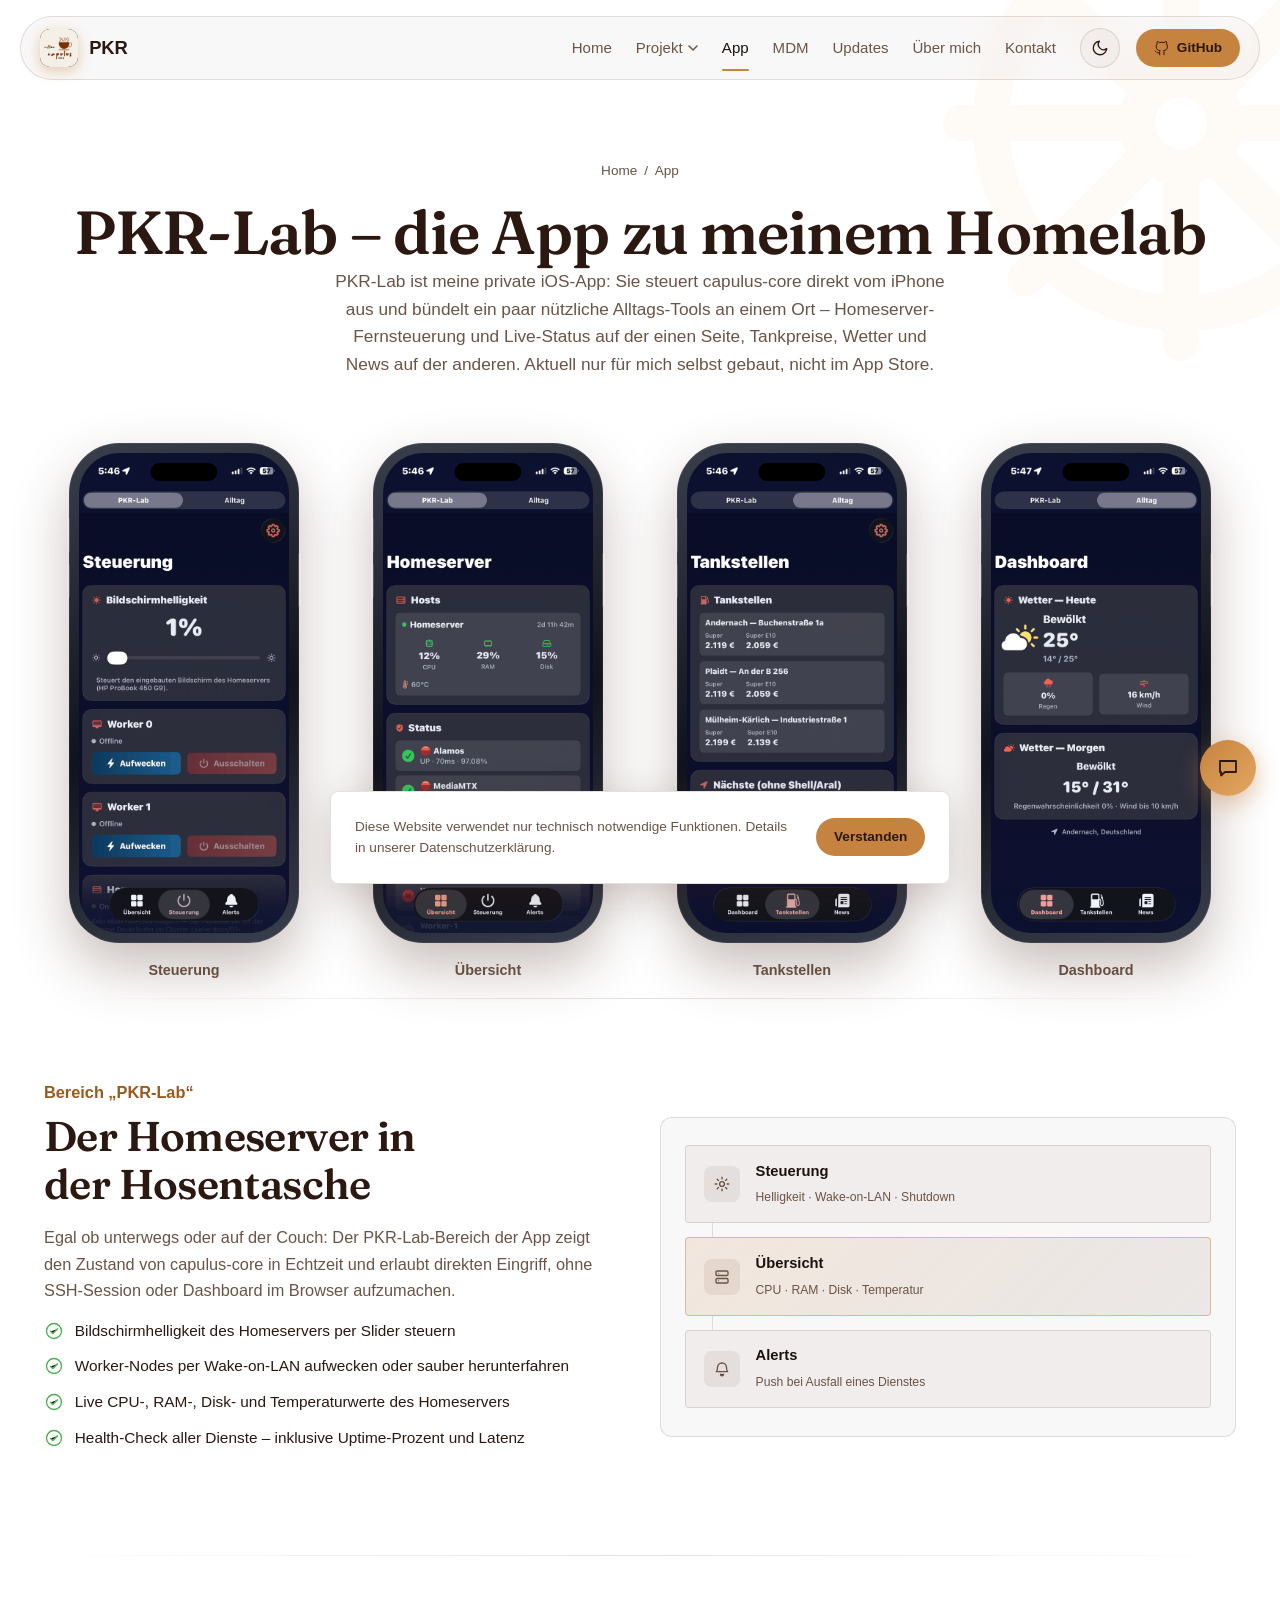
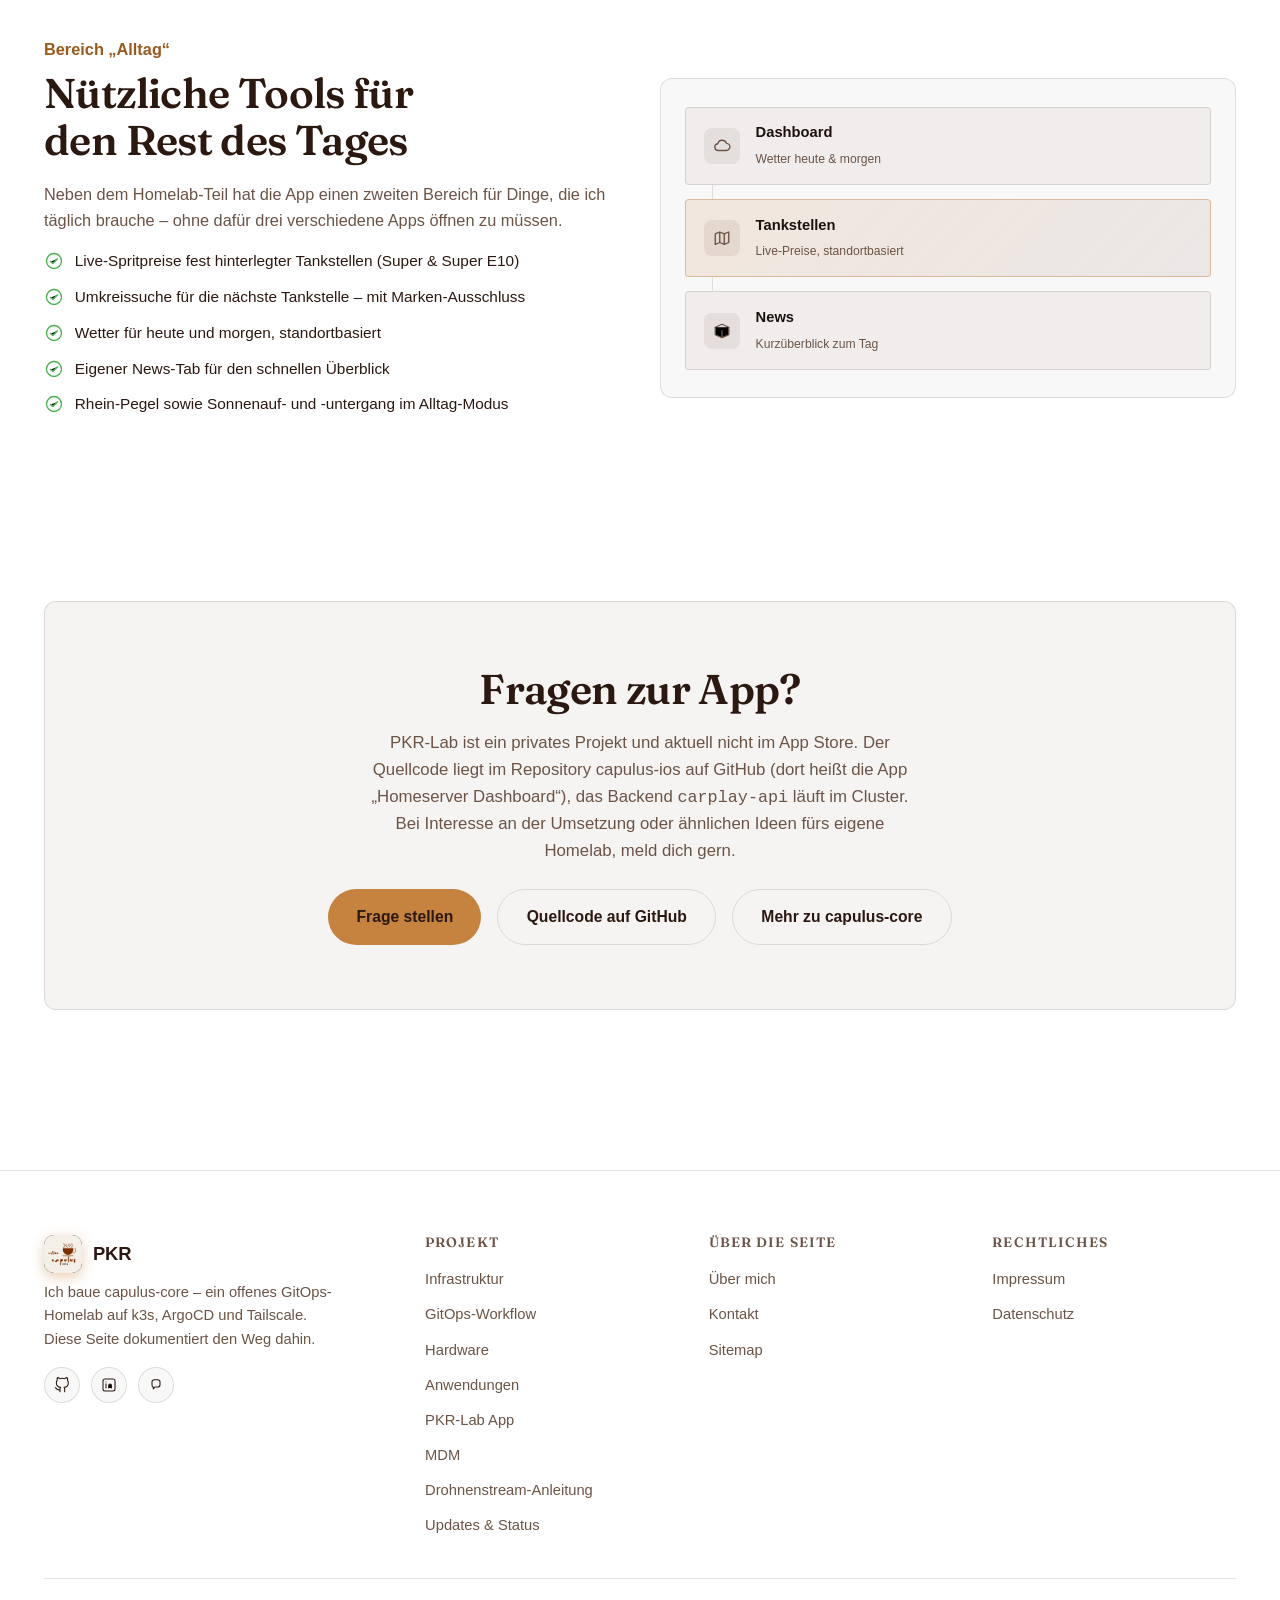
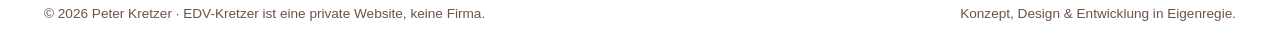
<file: app.html>
<!DOCTYPE html>
<html lang="de">
<head>
  <meta charset="UTF-8">
  <meta name="viewport" content="width=device-width, initial-scale=1.0">
  <title>PKR-Lab – Eigene iOS-App fürs Homelab | PKR</title>
  <meta name="description" content="PKR-Lab ist meine private iOS-App: Homeserver und Worker-Nodes von unterwegs steuern, alle Dienste im Blick behalten – plus Tankpreise, Wetter und News für den Alltag.">
  <meta name="theme-color" content="#ffffff" media="(prefers-color-scheme: light)">
  <meta name="theme-color" content="#17100c" media="(prefers-color-scheme: dark)">
  <link rel="icon" type="image/png" href="assets/icons/logo-pkr.png">
  <meta name="robots" content="index, follow">
  <link rel="canonical" href="https://www.pkr-docs.de/app/">

  <link rel="preload" href="assets/fonts/fraunces-latin-wght-normal.woff2" as="font" type="font/woff2" crossorigin>
  <link rel="stylesheet" href="css/style.css">
  <link rel="stylesheet" href="css/animations.css">
  <script src="js/theme.js"></script>
  <meta property="og:type" content="website" data-seo>
  <meta property="og:site_name" content="PKR" data-seo>
  <meta property="og:title" content="PKR-Lab – Eigene iOS-App fürs Homelab" data-seo>
  <meta property="og:description" content="PKR-Lab ist meine private iOS-App: Homeserver und Worker-Nodes von unterwegs steuern, alle Dienste im Blick behalten – plus Tankpreise, Wetter und News für den Alltag." data-seo>
  <meta property="og:url" content="https://www.pkr-docs.de/app/" data-seo>
  <meta property="og:locale" content="de_DE" data-seo>
  <meta property="og:image" content="https://www.pkr-docs.de/assets/images/app-uebersicht.png" data-seo>
  <meta name="twitter:card" content="summary_large_image" data-seo>
  <meta name="twitter:title" content="PKR-Lab – Eigene iOS-App fürs Homelab" data-seo>
  <meta name="twitter:description" content="PKR-Lab ist meine private iOS-App: Homeserver und Worker-Nodes von unterwegs steuern, alle Dienste im Blick behalten – plus Tankpreise, Wetter und News für den Alltag." data-seo>
  <script type="application/ld+json" data-seo>
{
  "@context": "https://schema.org",
  "@graph": [
    {
      "@type": "WebPage",
      "@id": "https://www.pkr-docs.de/app/#webpage",
      "url": "https://www.pkr-docs.de/app/",
      "name": "PKR-Lab – Eigene iOS-App fürs Homelab",
      "description": "PKR-Lab ist meine private iOS-App: Homeserver und Worker-Nodes von unterwegs steuern, alle Dienste im Blick behalten – plus Tankpreise, Wetter und News für den Alltag.",
      "inLanguage": "de-DE",
      "isPartOf": {
        "@id": "https://www.pkr-docs.de/#website"
      }
    },
    {
      "@type": "BreadcrumbList",
      "itemListElement": [
        {
          "@type": "ListItem",
          "position": 1,
          "name": "Home",
          "item": "https://www.pkr-docs.de/"
        },
        {
          "@type": "ListItem",
          "position": 2,
          "name": "App",
          "item": "https://www.pkr-docs.de/app/"
        }
      ]
    }
  ]
}
  </script>
</head>
<body>
  <div class="bg-wheel bg-wheel-sm" aria-hidden="true"><svg><use href="assets/icons/sprite.svg#icon-wheel"></use></svg></div>
  <a class="skip-link" href="#main">Zum Inhalt springen</a>

  <header class="site-header">
    <div class="container nav-inner glass">
      <a href="index.html" class="brand" aria-label="PKR Startseite">
        <span class="brand-mark"><img src="assets/icons/logo-pkr.png" width="38" height="38" alt=""></span>
        <span>PKR</span>
      </a>
      <nav class="nav-links" aria-label="Hauptnavigation">
        <a href="index.html">Home</a>
        <div class="nav-dropdown">
          <button type="button" class="nav-dropdown-trigger" aria-expanded="false" aria-haspopup="true" aria-controls="projekt-menu">
            Projekt
            <svg class="nav-dropdown-caret" width="10" height="10" viewBox="0 0 10 6" aria-hidden="true"><path d="M1 1l4 4 4-4" stroke="currentColor" stroke-width="1.5" fill="none" stroke-linecap="round" stroke-linejoin="round"/></svg>
          </button>
          <div class="nav-dropdown-menu" id="projekt-menu">
            <a href="projekt.html">Projekt-Übersicht</a>
            <a href="capulus.html">capulus im Überblick</a>
            <a href="anwendungen.html">Anwendungen</a>
            <a href="mediamtx-drohnenstream.html">Drohnenstream-Anleitung</a>
          </div>
        </div>
        <a href="app.html" aria-current="page">App</a>
        <a href="mdm.html">MDM</a>
        <a href="updates.html">Updates</a>
        <a href="ueber-mich.html">Über mich</a>
        <a href="kontakt.html">Kontakt</a>
      </nav>
<button type="button" class="theme-toggle" aria-label="Farbschema wechseln" title="Hell oder dunkel">
        <svg class="icon-sun" width="18" height="18" viewBox="0 0 24 24" fill="none" stroke="currentColor" stroke-width="1.8" stroke-linecap="round" stroke-linejoin="round" aria-hidden="true"><circle cx="12" cy="12" r="4"/><path d="M12 2v2M12 20v2M4.9 4.9l1.4 1.4M17.7 17.7l1.4 1.4M2 12h2M20 12h2M4.9 19.1l1.4-1.4M17.7 6.3l1.4-1.4"/></svg>
        <svg class="icon-moon" width="18" height="18" viewBox="0 0 24 24" fill="none" stroke="currentColor" stroke-width="1.8" stroke-linecap="round" stroke-linejoin="round" aria-hidden="true"><path d="M21 12.8A9 9 0 1 1 11.2 3a7 7 0 0 0 9.8 9.8z"/></svg>
      </button>

      <a href="https://github.com/pkr-lab" target="_blank" rel="noopener" class="btn btn-primary btn-sm nav-cta"><svg width="15" height="15"><use href="assets/icons/sprite.svg#icon-github"></use></svg> GitHub</a>
      <button type="button" class="nav-toggle" aria-label="Menü öffnen" aria-expanded="false" aria-controls="mobile-menu">
        <span></span><span></span><span></span>
      </button>
    </div>
  </header>

  <div class="mobile-menu" id="mobile-menu">
    <a href="index.html">Home</a>
    <a href="projekt.html">Projekt</a>
    <a href="capulus.html" class="sub">capulus im Überblick</a>
    <a href="anwendungen.html" class="sub">Anwendungen</a>
    <a href="mediamtx-drohnenstream.html" class="sub">Drohnenstream-Anleitung</a>
    <a href="app.html" aria-current="page">App</a>
    <a href="mdm.html">MDM</a>
    <a href="updates.html">Updates</a>
    <a href="ueber-mich.html">Über mich</a>
    <a href="kontakt.html">Kontakt</a>
    <a href="https://github.com/pkr-lab" target="_blank" rel="noopener" class="btn btn-primary mt-4"><svg width="16" height="16"><use href="assets/icons/sprite.svg#icon-github"></use></svg> GitHub ansehen</a>
  </div>

  <main id="main">
    <section class="page-hero container">
      <div class="breadcrumbs"><a href="index.html">Home</a><span>/</span><span>App</span></div>
      <h1>PKR-Lab – die App zu meinem Homelab</h1>
      <p>PKR-Lab ist meine private iOS-App: Sie steuert capulus-core direkt vom iPhone aus und bündelt ein paar nützliche Alltags-Tools an einem Ort – Homeserver-Fernsteuerung und Live-Status auf der einen Seite, Tankpreise, Wetter und News auf der anderen. Aktuell nur für mich selbst gebaut, nicht im App Store.</p>
    </section>

    <!-- Screenshots -->
    <section class="container">
      <div class="phone-showcase">
        <figure>
          <div class="phone-frame">
            <div class="phone-screen">
              <span class="dynamic-island"></span>
              <img src="assets/images/app-steuerung.png" alt="PKR-Lab App: Steuerung mit Bildschirmhelligkeit und Wake-on-LAN für die Worker-Nodes" width="600" height="1304" loading="lazy">
            </div>
          </div>
          <figcaption>Steuerung</figcaption>
        </figure>
        <figure>
          <div class="phone-frame">
            <div class="phone-screen">
              <span class="dynamic-island"></span>
              <img src="assets/images/app-uebersicht.png" alt="PKR-Lab App: Übersicht mit Homeserver-Auslastung und Status aller Dienste" width="600" height="1304" loading="lazy">
            </div>
          </div>
          <figcaption>Übersicht</figcaption>
        </figure>
        <figure>
          <div class="phone-frame">
            <div class="phone-screen">
              <span class="dynamic-island"></span>
              <img src="assets/images/app-tankstellen.png" alt="PKR-Lab App: Tankstellen-Übersicht mit aktuellen Spritpreisen in der Nähe" width="600" height="1304" loading="lazy">
            </div>
          </div>
          <figcaption>Tankstellen</figcaption>
        </figure>
        <figure>
          <div class="phone-frame">
            <div class="phone-screen">
              <span class="dynamic-island"></span>
              <img src="assets/images/app-dashboard.png" alt="PKR-Lab App: Dashboard mit Wettervorhersage für heute und morgen" width="600" height="1304" loading="lazy">
            </div>
          </div>
          <figcaption>Dashboard</figcaption>
        </figure>
      </div>
    </section>

    <div class="container"><div class="divider"></div></div>

    <!-- PKR-Lab Bereich -->
    <section class="container">
      <div class="solution-block">
        <div class="solution-text">
          <p class="eyebrow">Bereich „PKR-Lab“</p>
          <h2>Der Homeserver in der Hosentasche</h2>
          <p>Egal ob unterwegs oder auf der Couch: Der PKR-Lab-Bereich der App zeigt den Zustand von capulus-core in Echtzeit und erlaubt direkten Eingriff, ohne SSH-Session oder Dashboard im Browser aufzumachen.</p>
          <ul>
            <li><svg><use href="assets/icons/sprite.svg#icon-check"></use></svg> Bildschirmhelligkeit des Homeservers per Slider steuern</li>
            <li><svg><use href="assets/icons/sprite.svg#icon-check"></use></svg> Worker-Nodes per Wake-on-LAN aufwecken oder sauber herunterfahren</li>
            <li><svg><use href="assets/icons/sprite.svg#icon-check"></use></svg> Live CPU-, RAM-, Disk- und Temperaturwerte des Homeservers</li>
            <li><svg><use href="assets/icons/sprite.svg#icon-check"></use></svg> Health-Check aller Dienste – inklusive Uptime-Prozent und Latenz</li>
          </ul>
        </div>
        <div class="solution-visual glass">
          <div class="stack-diagram">
            <div class="stack-layer">
              <span class="stack-icon"><svg><use href="assets/icons/sprite.svg#icon-cog"></use></svg></span>
              <div><strong>Steuerung</strong><span>Helligkeit · Wake-on-LAN · Shutdown</span></div>
            </div>
            <div class="stack-connector"></div>
            <div class="stack-layer highlight">
              <span class="stack-icon"><svg><use href="assets/icons/sprite.svg#icon-server"></use></svg></span>
              <div><strong>Übersicht</strong><span>CPU · RAM · Disk · Temperatur</span></div>
            </div>
            <div class="stack-connector"></div>
            <div class="stack-layer">
              <span class="stack-icon"><svg><use href="assets/icons/sprite.svg#icon-bell"></use></svg></span>
              <div><strong>Alerts</strong><span>Push bei Ausfall eines Dienstes</span></div>
            </div>
          </div>
        </div>
      </div>
    </section>

    <div class="container"><div class="divider"></div></div>

    <!-- Alltag Bereich -->
    <section class="container">
      <div class="solution-block reverse">
        <div class="solution-text">
          <p class="eyebrow">Bereich „Alltag“</p>
          <h2>Nützliche Tools für den Rest des Tages</h2>
          <p>Neben dem Homelab-Teil hat die App einen zweiten Bereich für Dinge, die ich täglich brauche – ohne dafür drei verschiedene Apps öffnen zu müssen.</p>
          <ul>
            <li><svg><use href="assets/icons/sprite.svg#icon-check"></use></svg> Live-Spritpreise fest hinterlegter Tankstellen (Super &amp; Super E10)</li>
            <li><svg><use href="assets/icons/sprite.svg#icon-check"></use></svg> Umkreissuche für die nächste Tankstelle – mit Marken-Ausschluss</li>
            <li><svg><use href="assets/icons/sprite.svg#icon-check"></use></svg> Wetter für heute und morgen, standortbasiert</li>
            <li><svg><use href="assets/icons/sprite.svg#icon-check"></use></svg> Eigener News-Tab für den schnellen Überblick</li>
            <li><svg><use href="assets/icons/sprite.svg#icon-check"></use></svg> Rhein-Pegel sowie Sonnenauf- und -untergang im Alltag-Modus</li>
          </ul>
        </div>
        <div class="solution-visual glass">
          <div class="stack-diagram">
            <div class="stack-layer">
              <span class="stack-icon"><svg><use href="assets/icons/sprite.svg#icon-cloud"></use></svg></span>
              <div><strong>Dashboard</strong><span>Wetter heute &amp; morgen</span></div>
            </div>
            <div class="stack-connector"></div>
            <div class="stack-layer highlight">
              <span class="stack-icon"><svg><use href="assets/icons/sprite.svg#icon-map"></use></svg></span>
              <div><strong>Tankstellen</strong><span>Live-Preise, standortbasiert</span></div>
            </div>
            <div class="stack-connector"></div>
            <div class="stack-layer">
              <span class="stack-icon"><svg><use href="assets/icons/sprite.svg#icon-box"></use></svg></span>
              <div><strong>News</strong><span>Kurzüberblick zum Tag</span></div>
            </div>
          </div>
        </div>
      </div>
    </section>

    <section class="section">
      <div class="container">
        <div class="cta-section glass">
          <h2>Fragen zur App?</h2>
          <p>PKR-Lab ist ein privates Projekt und aktuell nicht im App Store. Der Quellcode liegt im Repository capulus-ios auf GitHub (dort heißt die App „Homeserver Dashboard“), das Backend <code>carplay-api</code> läuft im Cluster. Bei Interesse an der Umsetzung oder ähnlichen Ideen fürs eigene Homelab, meld dich gern.</p>
          <div class="cta-actions">
            <a href="kontakt.html?interesse=PKR-Lab%20App" class="btn btn-primary">Frage stellen</a>
            <a href="https://github.com/pkr-lab/capulus-ios" target="_blank" rel="noopener" class="btn btn-outline">Quellcode auf GitHub</a>
            <a href="projekt.html" class="btn btn-outline">Mehr zu capulus-core</a>
          </div>
        </div>
      </div>
    </section>
  </main>

  <footer class="site-footer">
    <div class="container">
      <div class="footer-grid">
        <div class="footer-brand">
          <a href="index.html" class="brand">
            <span class="brand-mark"><img src="assets/icons/logo-pkr.png" width="38" height="38" alt=""></span>
            <span>PKR</span>
          </a>
          <p>Ich baue capulus-core – ein offenes GitOps-Homelab auf k3s, ArgoCD und Tailscale. Diese Seite dokumentiert den Weg dahin.</p>
          <div class="social-row mt-2">
            <a href="https://github.com/pkr-lab" target="_blank" rel="noopener" aria-label="GitHub"><svg width="16" height="16"><use href="assets/icons/sprite.svg#icon-github"></use></svg></a>
            <a href="#" aria-label="LinkedIn"><svg width="16" height="16"><use href="assets/icons/sprite.svg#icon-linkedin"></use></svg></a>
            <a href="#" aria-label="Mastodon"><svg width="16" height="16"><use href="assets/icons/sprite.svg#icon-mastodon"></use></svg></a>
          </div>
        </div>
        <div class="footer-col">
          <h4>Projekt</h4>
          <ul>
            <li><a href="projekt.html#infrastruktur">Infrastruktur</a></li>
            <li><a href="projekt.html#gitops">GitOps-Workflow</a></li>
            <li><a href="projekt.html#hardware">Hardware</a></li>
            <li><a href="anwendungen.html">Anwendungen</a></li>
            <li><a href="app.html">PKR-Lab App</a></li>
            <li><a href="mdm.html">MDM</a></li>
            <li><a href="mediamtx-drohnenstream.html">Drohnenstream-Anleitung</a></li>
            <li><a href="updates.html">Updates &amp; Status</a></li>
          </ul>
        </div>
        <div class="footer-col">
          <h4>Über die Seite</h4>
          <ul>
            <li><a href="ueber-mich.html">Über mich</a></li>
            <li><a href="kontakt.html">Kontakt</a></li>
            <li><a href="sitemap.html">Sitemap</a></li>
          </ul>
        </div>
        <div class="footer-col">
          <h4>Rechtliches</h4>
          <ul>
            <li><a href="impressum.html">Impressum</a></li>
            <li><a href="datenschutz.html">Datenschutz</a></li>
          </ul>
        </div>
      </div>
      <div class="footer-bottom">
        <span>© <span data-year></span> Peter Kretzer · EDV-Kretzer ist eine private Website, keine Firma.</span>
        <span>Konzept, Design &amp; Entwicklung in Eigenregie.</span>
      </div>
    </div>
  </footer>

  <div class="info-banner glass" role="status">
    <p>Diese Website verwendet nur technisch notwendige Funktionen. Details in unserer <a href="datenschutz.html">Datenschutzerklärung</a>.</p>
    <div class="info-banner-actions">
      <button type="button" class="btn btn-primary btn-sm" data-banner-accept>Verstanden</button>
    </div>
  </div>

  <script src="js/main.js"></script>

  <button type="button" class="open-zammad-chat chat-fab" aria-label="Chat öffnen">
    <svg width="22" height="22" aria-hidden="true"><use href="assets/icons/sprite.svg#icon-chat"></use></svg>
  </button>

  <!-- Zammad Live-Chat -->
  <script src="https://support-tech.pke-lab.de/assets/chat/chat-no-jquery.min.js"></script>
  <script src="js/chat.js"></script>
</body>
</html>
</file>
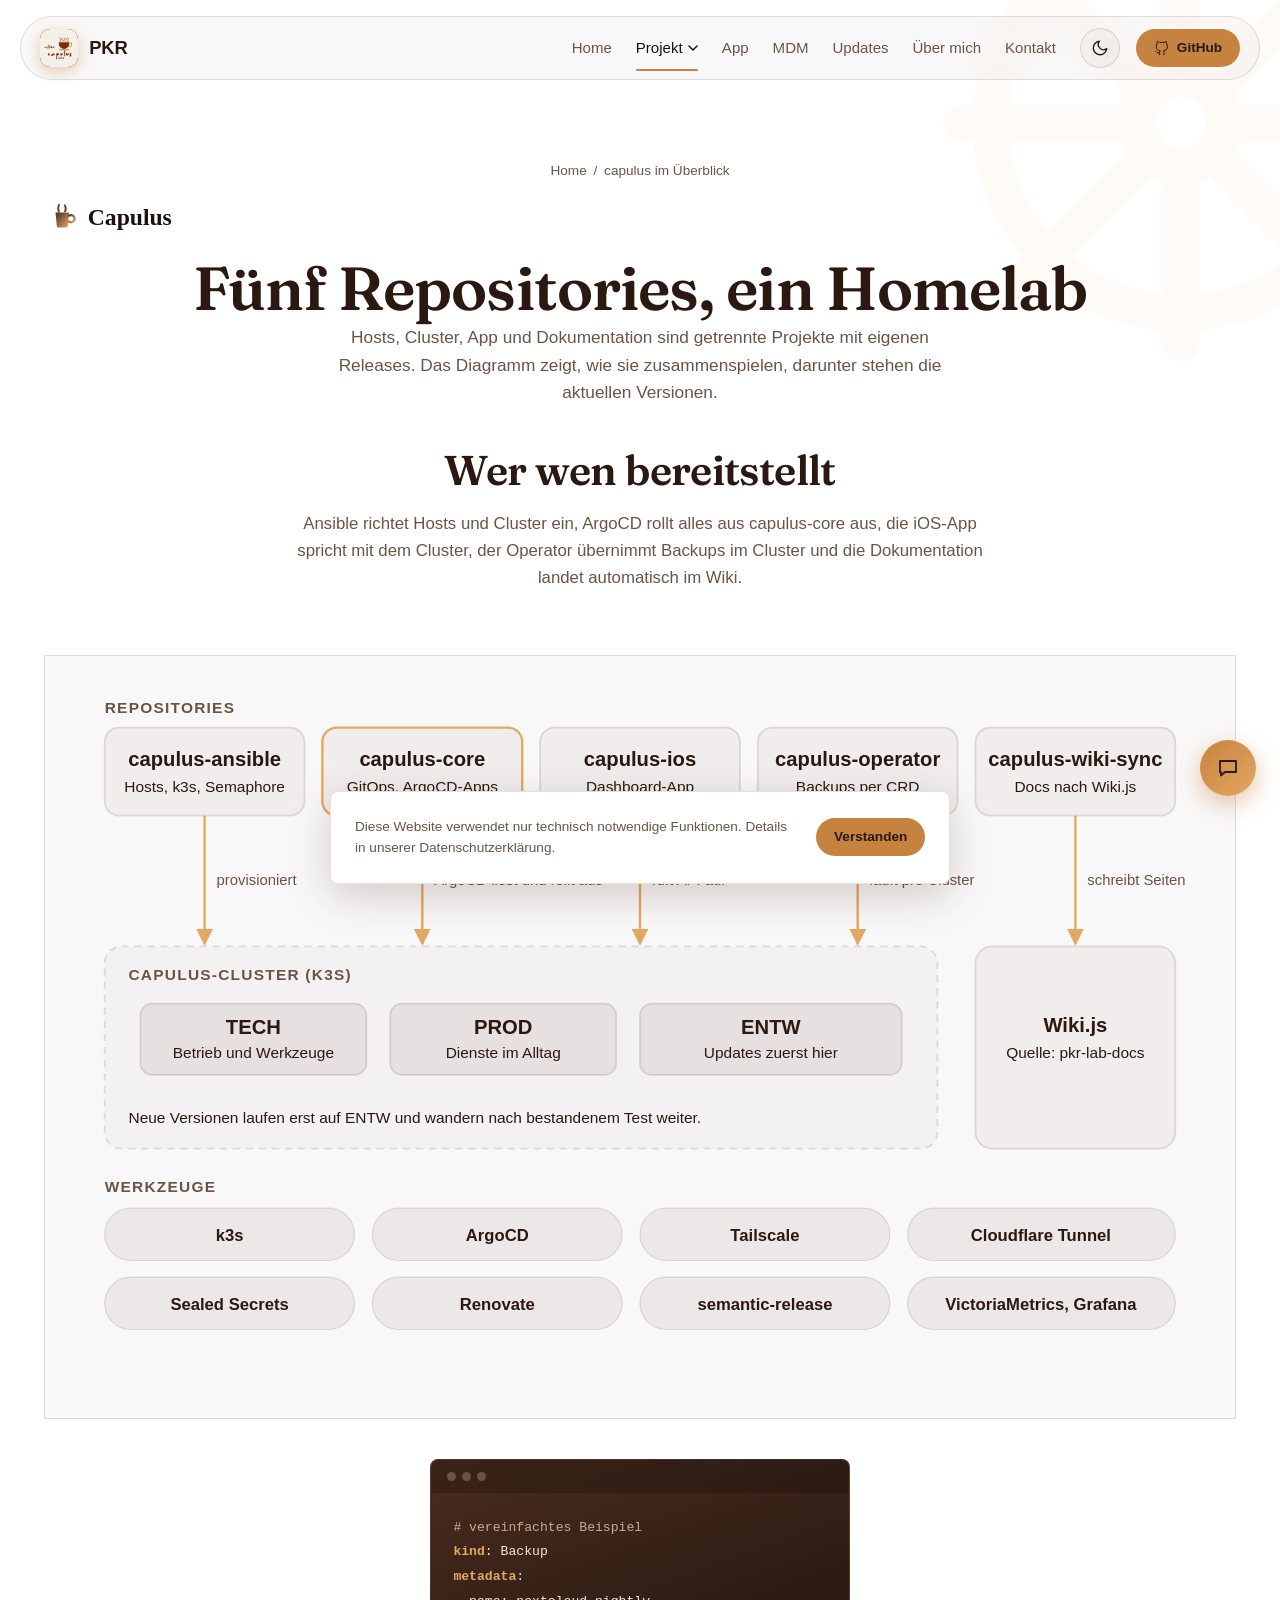
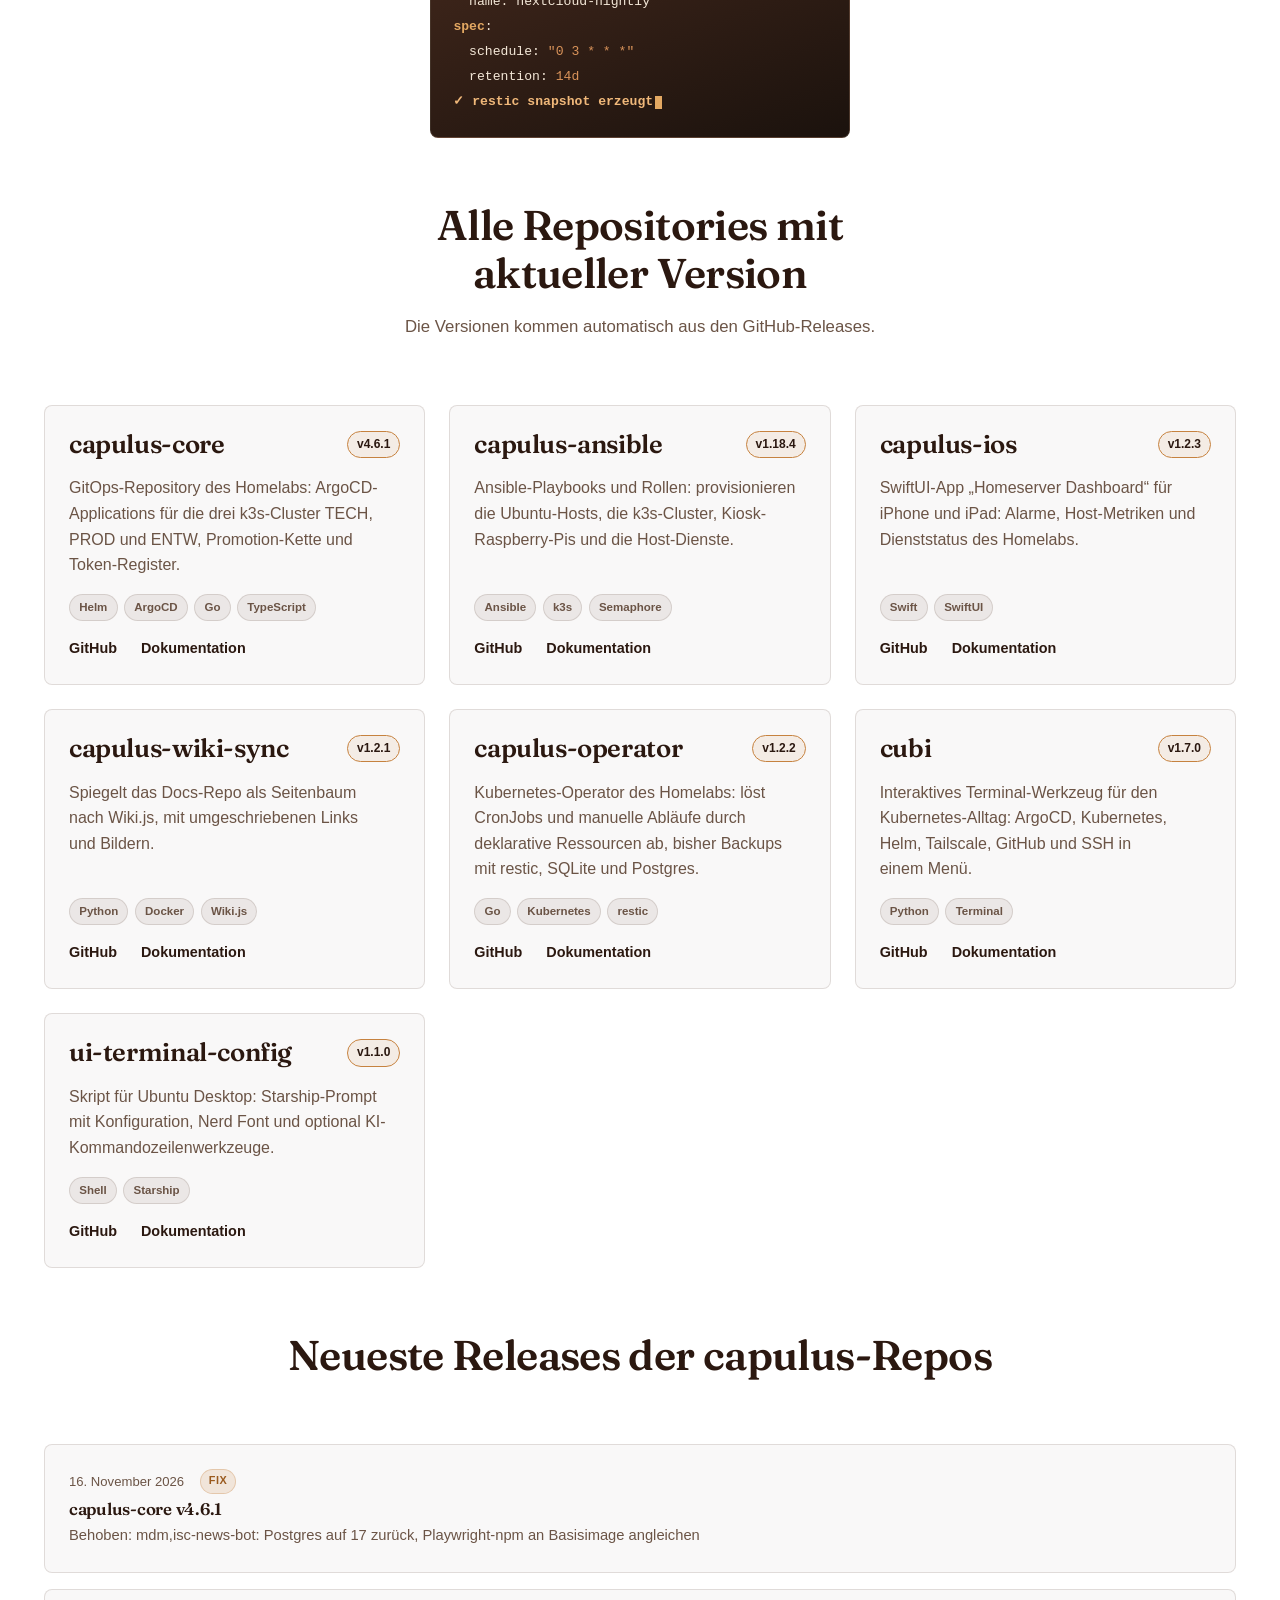
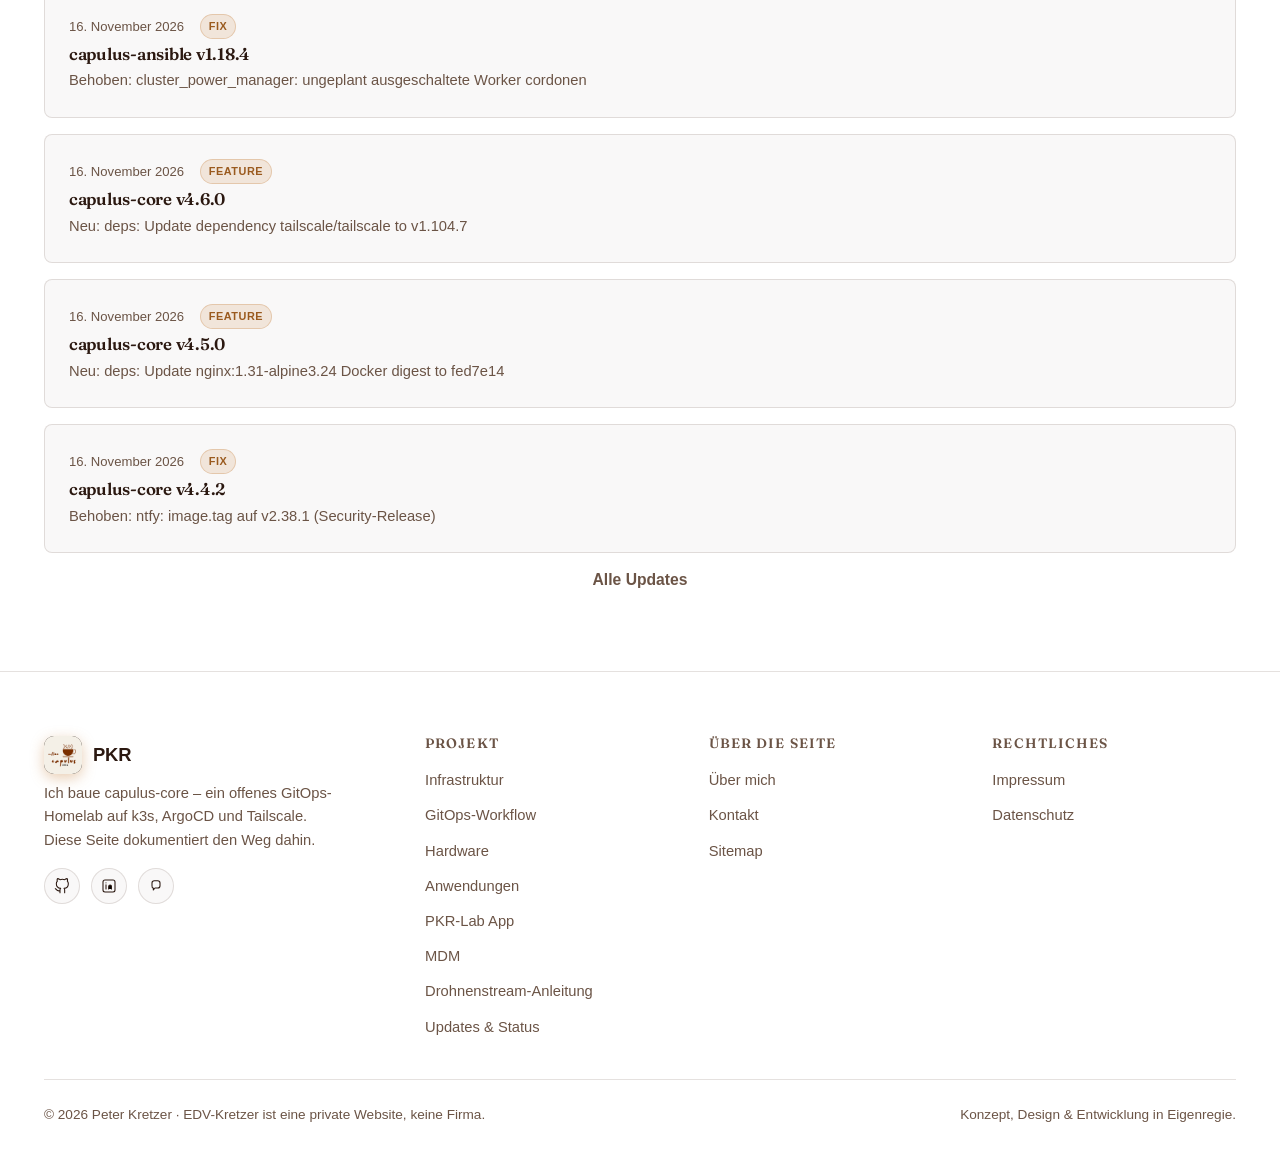
<file: capulus.html>
<!DOCTYPE html>
<html lang="de">
<head>
  <meta charset="UTF-8">
  <meta name="viewport" content="width=device-width, initial-scale=1.0">
  <title>capulus im Überblick: Architektur und Projekte | PKR</title>
  <meta name="description" content="Wie capulus-core, capulus-ansible, capulus-ios, capulus-wiki-sync und capulus-operator zusammenspielen: Architekturdiagramm, Werkzeuge und aktuelle Versionen aller Projekte.">
  <meta name="theme-color" content="#ffffff" media="(prefers-color-scheme: light)">
  <meta name="theme-color" content="#17100c" media="(prefers-color-scheme: dark)">
  <link rel="icon" type="image/png" href="assets/icons/logo-pkr.png">
  <meta name="robots" content="index, follow">
  <link rel="canonical" href="https://www.pkr-docs.de/capulus/">

  <link rel="preload" href="assets/fonts/fraunces-latin-wght-normal.woff2" as="font" type="font/woff2" crossorigin>
  <link rel="stylesheet" href="css/style.css">
  <link rel="stylesheet" href="css/animations.css">
  <script src="js/theme.js"></script>
  <meta property="og:type" content="website" data-seo>
  <meta property="og:site_name" content="PKR" data-seo>
  <meta property="og:title" content="capulus im Überblick: Architektur und Projekte" data-seo>
  <meta property="og:description" content="Wie capulus-core, capulus-ansible, capulus-ios, capulus-wiki-sync und capulus-operator zusammenspielen: Architekturdiagramm, Werkzeuge und aktuelle Versionen aller Projekte." data-seo>
  <meta property="og:url" content="https://www.pkr-docs.de/capulus/" data-seo>
  <meta property="og:locale" content="de_DE" data-seo>
  <meta property="og:image" content="https://www.pkr-docs.de/assets/images/screenshot-argocd.png" data-seo>
  <meta name="twitter:card" content="summary_large_image" data-seo>
  <meta name="twitter:title" content="capulus im Überblick: Architektur und Projekte" data-seo>
  <meta name="twitter:description" content="Wie capulus-core, capulus-ansible, capulus-ios, capulus-wiki-sync und capulus-operator zusammenspielen: Architekturdiagramm, Werkzeuge und aktuelle Versionen aller Projekte." data-seo>
  <script type="application/ld+json" data-seo>
{
  "@context": "https://schema.org",
  "@graph": [
    {
      "@type": "WebPage",
      "@id": "https://www.pkr-docs.de/capulus/#webpage",
      "url": "https://www.pkr-docs.de/capulus/",
      "name": "capulus im Überblick: Architektur und Projekte",
      "description": "Wie capulus-core, capulus-ansible, capulus-ios, capulus-wiki-sync und capulus-operator zusammenspielen: Architekturdiagramm, Werkzeuge und aktuelle Versionen aller Projekte.",
      "inLanguage": "de-DE",
      "isPartOf": {
        "@id": "https://www.pkr-docs.de/#website"
      }
    },
    {
      "@type": "BreadcrumbList",
      "itemListElement": [
        {
          "@type": "ListItem",
          "position": 1,
          "name": "Home",
          "item": "https://www.pkr-docs.de/"
        },
        {
          "@type": "ListItem",
          "position": 2,
          "name": "Projekt",
          "item": "https://www.pkr-docs.de/projekt/"
        },
        {
          "@type": "ListItem",
          "position": 3,
          "name": "capulus im Überblick",
          "item": "https://www.pkr-docs.de/capulus/"
        }
      ]
    },
    {
      "@type": "ItemList",
      "name": "Projekte",
      "itemListElement": [
        {
          "@type": "ListItem",
          "position": 1,
          "item": {
            "@type": "SoftwareSourceCode",
            "name": "capulus-core",
            "description": "GitOps-Repository des Homelabs: ArgoCD-Applications für die drei k3s-Cluster TECH, PROD und ENTW, Promotion-Kette und Token-Register.",
            "codeRepository": "https://github.com/pkr-lab/capulus-core",
            "programmingLanguage": "Helm",
            "version": "v4.6.1",
            "author": {
              "@id": "https://www.pkr-docs.de/#person"
            }
          }
        },
        {
          "@type": "ListItem",
          "position": 2,
          "item": {
            "@type": "SoftwareSourceCode",
            "name": "capulus-ansible",
            "description": "Ansible-Playbooks und Rollen: provisionieren die Ubuntu-Hosts, die k3s-Cluster, Kiosk-Raspberry-Pis und die Host-Dienste.",
            "codeRepository": "https://github.com/pkr-lab/capulus-ansible",
            "programmingLanguage": "Ansible",
            "version": "v1.18.4",
            "author": {
              "@id": "https://www.pkr-docs.de/#person"
            }
          }
        },
        {
          "@type": "ListItem",
          "position": 3,
          "item": {
            "@type": "SoftwareSourceCode",
            "name": "capulus-ios",
            "description": "SwiftUI-App „Homeserver Dashboard“ für iPhone und iPad: Alarme, Host-Metriken und Dienststatus des Homelabs.",
            "codeRepository": "https://github.com/pkr-lab/capulus-ios",
            "programmingLanguage": "Swift",
            "version": "v1.2.3",
            "author": {
              "@id": "https://www.pkr-docs.de/#person"
            }
          }
        },
        {
          "@type": "ListItem",
          "position": 4,
          "item": {
            "@type": "SoftwareSourceCode",
            "name": "capulus-wiki-sync",
            "description": "Spiegelt das Docs-Repo als Seitenbaum nach Wiki.js, mit umgeschriebenen Links und Bildern.",
            "codeRepository": "https://github.com/pkr-lab/capulus-wiki-sync",
            "programmingLanguage": "Python",
            "version": "v1.2.1",
            "author": {
              "@id": "https://www.pkr-docs.de/#person"
            }
          }
        },
        {
          "@type": "ListItem",
          "position": 5,
          "item": {
            "@type": "SoftwareSourceCode",
            "name": "capulus-operator",
            "description": "Kubernetes-Operator des Homelabs: löst CronJobs und manuelle Abläufe durch deklarative Ressourcen ab, bisher Backups mit restic, SQLite und Postgres.",
            "codeRepository": "https://github.com/pkr-lab/capulus-operator",
            "programmingLanguage": "Go",
            "version": "v1.2.2",
            "author": {
              "@id": "https://www.pkr-docs.de/#person"
            }
          }
        },
        {
          "@type": "ListItem",
          "position": 6,
          "item": {
            "@type": "SoftwareSourceCode",
            "name": "cubi",
            "description": "Interaktives Terminal-Werkzeug für den Kubernetes-Alltag: ArgoCD, Kubernetes, Helm, Tailscale, GitHub und SSH in einem Menü.",
            "codeRepository": "https://github.com/pkr-lab/cubi",
            "programmingLanguage": "Python",
            "version": "v1.7.0",
            "author": {
              "@id": "https://www.pkr-docs.de/#person"
            }
          }
        },
        {
          "@type": "ListItem",
          "position": 7,
          "item": {
            "@type": "SoftwareSourceCode",
            "name": "ui-terminal-config",
            "description": "Skript für Ubuntu Desktop: Starship-Prompt mit Konfiguration, Nerd Font und optional KI-Kommandozeilenwerkzeuge.",
            "codeRepository": "https://github.com/pkr-lab/ui-terminal-config",
            "programmingLanguage": "Shell",
            "version": "v1.1.0",
            "author": {
              "@id": "https://www.pkr-docs.de/#person"
            }
          }
        }
      ]
    }
  ]
}
  </script>
</head>
<body>
  <div class="bg-wheel bg-wheel-sm" aria-hidden="true"><svg><use href="assets/icons/sprite.svg#icon-wheel"></use></svg></div>
  <a class="skip-link" href="#main">Zum Inhalt springen</a>

  <header class="site-header">
    <div class="container nav-inner glass">
      <a href="index.html" class="brand" aria-label="PKR Startseite">
        <span class="brand-mark"><img src="assets/icons/logo-pkr.png" width="38" height="38" alt=""></span>
        <span>PKR</span>
      </a>
      <nav class="nav-links" aria-label="Hauptnavigation">
        <a href="index.html">Home</a>
        <div class="nav-dropdown">
          <button type="button" class="nav-dropdown-trigger" aria-expanded="false" aria-haspopup="true" aria-controls="projekt-menu">
            Projekt
            <svg class="nav-dropdown-caret" width="10" height="10" viewBox="0 0 10 6" aria-hidden="true"><path d="M1 1l4 4 4-4" stroke="currentColor" stroke-width="1.5" fill="none" stroke-linecap="round" stroke-linejoin="round"/></svg>
          </button>
          <div class="nav-dropdown-menu" id="projekt-menu">
            <a href="projekt.html">Projekt-Übersicht</a>
            <a href="capulus.html" aria-current="page">capulus im Überblick</a>
            <a href="anwendungen.html">Anwendungen</a>
            <a href="mediamtx-drohnenstream.html">Drohnenstream-Anleitung</a>
          </div>
        </div>
        <a href="app.html">App</a>
        <a href="mdm.html">MDM</a>
        <a href="updates.html">Updates</a>
        <a href="ueber-mich.html">Über mich</a>
        <a href="kontakt.html">Kontakt</a>
      </nav>
<button type="button" class="theme-toggle" aria-label="Farbschema wechseln" title="Hell oder dunkel">
        <svg class="icon-sun" width="18" height="18" viewBox="0 0 24 24" fill="none" stroke="currentColor" stroke-width="1.8" stroke-linecap="round" stroke-linejoin="round" aria-hidden="true"><circle cx="12" cy="12" r="4"/><path d="M12 2v2M12 20v2M4.9 4.9l1.4 1.4M17.7 17.7l1.4 1.4M2 12h2M20 12h2M4.9 19.1l1.4-1.4M17.7 6.3l1.4-1.4"/></svg>
        <svg class="icon-moon" width="18" height="18" viewBox="0 0 24 24" fill="none" stroke="currentColor" stroke-width="1.8" stroke-linecap="round" stroke-linejoin="round" aria-hidden="true"><path d="M21 12.8A9 9 0 1 1 11.2 3a7 7 0 0 0 9.8 9.8z"/></svg>
      </button>

      <a href="https://github.com/pkr-lab/capulus-core" target="_blank" rel="noopener" class="btn btn-primary btn-sm nav-cta"><svg width="15" height="15"><use href="assets/icons/sprite.svg#icon-github"></use></svg> GitHub</a>
      <button type="button" class="nav-toggle" aria-label="Menü öffnen" aria-expanded="false" aria-controls="mobile-menu">
        <span></span><span></span><span></span>
      </button>
    </div>
  </header>

  <div class="mobile-menu" id="mobile-menu">
    <a href="index.html">Home</a>
    <a href="projekt.html">Projekt</a>
    <a href="capulus.html" class="sub" aria-current="page">capulus im Überblick</a>
    <a href="anwendungen.html" class="sub">Anwendungen</a>
    <a href="mediamtx-drohnenstream.html" class="sub">Drohnenstream-Anleitung</a>
    <a href="app.html">App</a>
    <a href="mdm.html">MDM</a>
    <a href="updates.html">Updates</a>
    <a href="ueber-mich.html">Über mich</a>
    <a href="kontakt.html">Kontakt</a>
    <a href="https://github.com/pkr-lab/capulus-core" target="_blank" rel="noopener" class="btn btn-primary mt-4"><svg width="16" height="16"><use href="assets/icons/sprite.svg#icon-github"></use></svg> GitHub ansehen</a>
  </div>

  <main id="main">
    <section class="page-hero container">
      <div class="breadcrumbs"><a href="index.html">Home</a><span>/</span><span>capulus im Überblick</span></div>
      <img src="assets/icons/logo-capulus-wordmark.svg" alt="Capulus" width="173" height="40" class="mb-2">
      <h1>Fünf Repositories, ein Homelab</h1>
      <p>Hosts, Cluster, App und Dokumentation sind getrennte Projekte mit eigenen Releases. Das Diagramm zeigt, wie sie zusammenspielen, darunter stehen die aktuellen Versionen.</p>
    </section>

    <section class="container" id="architektur">
      <div class="section-head">
        <h2>Wer wen bereitstellt</h2>
        <p>Ansible richtet Hosts und Cluster ein, ArgoCD rollt alles aus capulus-core aus, die iOS-App spricht mit dem Cluster, der Operator übernimmt Backups im Cluster und die Dokumentation landet automatisch im Wiki.</p>
      </div>
      <div class="arch-wrap glass">
        <svg class="arch-svg" viewBox="0 0 960 600" role="img" aria-labelledby="arch-title arch-desc" xmlns="http://www.w3.org/2000/svg">
          <title id="arch-title">Architektur von capulus</title>
          <desc id="arch-desc">capulus-ansible provisioniert Hosts und k3s-Cluster. capulus-core enthält die GitOps-Konfiguration, die ArgoCD in die Cluster TECH, PROD und ENTW ausrollt. capulus-ios ruft die API im Cluster auf. capulus-operator läuft pro Cluster und erzeugt die Backup-Jobs. capulus-wiki-sync schreibt die Dokumentation aus pkr-lab-docs nach Wiki.js. Darunter der Werkzeug-Stack.</desc>
          <defs>
            <marker id="arch-arrow" viewBox="0 0 10 10" refX="9" refY="5" markerWidth="7" markerHeight="7" orient="auto-start-reverse">
              <path d="M0 0L10 5L0 10z" class="arch-arrowhead"/>
            </marker>
          </defs>

          <text x="30" y="28" class="arch-caption">Repositories</text>
          <g class="arch-box">
            <rect x="30" y="40" width="168" height="74" rx="12"/>
            <text x="114" y="72" class="arch-title">capulus-ansible</text>
            <text x="114" y="94" class="arch-sub">Hosts, k3s, Semaphore</text>
          </g>
          <g class="arch-box arch-core">
            <rect x="213" y="40" width="168" height="74" rx="12"/>
            <text x="297" y="72" class="arch-title">capulus-core</text>
            <text x="297" y="94" class="arch-sub">GitOps, ArgoCD-Apps</text>
          </g>
          <g class="arch-box">
            <rect x="396" y="40" width="168" height="74" rx="12"/>
            <text x="480" y="72" class="arch-title">capulus-ios</text>
            <text x="480" y="94" class="arch-sub">Dashboard-App</text>
          </g>
          <g class="arch-box">
            <rect x="579" y="40" width="168" height="74" rx="12"/>
            <text x="663" y="72" class="arch-title">capulus-operator</text>
            <text x="663" y="94" class="arch-sub">Backups per CRD</text>
          </g>
          <g class="arch-box">
            <rect x="762" y="40" width="168" height="74" rx="12"/>
            <text x="846" y="72" class="arch-title">capulus-wiki-sync</text>
            <text x="846" y="94" class="arch-sub">Docs nach Wiki.js</text>
          </g>

          <path d="M114 114V222" class="arch-edge" marker-end="url(#arch-arrow)"/>
          <text x="124" y="172" class="arch-edge-label">provisioniert</text>
          <path d="M297 114V222" class="arch-edge" marker-end="url(#arch-arrow)"/>
          <text x="307" y="172" class="arch-edge-label">ArgoCD liest und rollt aus</text>
          <path d="M480 114V222" class="arch-edge" marker-end="url(#arch-arrow)"/>
          <text x="490" y="172" class="arch-edge-label">ruft API auf</text>
          <path d="M663 114V222" class="arch-edge" marker-end="url(#arch-arrow)"/>
          <text x="673" y="172" class="arch-edge-label">läuft pro Cluster</text>
          <path d="M846 114V222" class="arch-edge" marker-end="url(#arch-arrow)"/>
          <text x="856" y="172" class="arch-edge-label">schreibt Seiten</text>

          <g class="arch-box arch-cluster">
            <rect x="30" y="224" width="700" height="170" rx="14"/>
            <text x="50" y="252" class="arch-caption">Capulus-Cluster (k3s)</text>
            <rect x="60" y="272" width="190" height="60" rx="10" class="arch-inner"/>
            <text x="155" y="298" class="arch-title">TECH</text>
            <text x="155" y="318" class="arch-sub">Betrieb und Werkzeuge</text>
            <rect x="270" y="272" width="190" height="60" rx="10" class="arch-inner"/>
            <text x="365" y="298" class="arch-title">PROD</text>
            <text x="365" y="318" class="arch-sub">Dienste im Alltag</text>
            <rect x="480" y="272" width="220" height="60" rx="10" class="arch-inner"/>
            <text x="590" y="298" class="arch-title">ENTW</text>
            <text x="590" y="318" class="arch-sub">Updates zuerst hier</text>
            <text x="50" y="372" class="arch-sub">Neue Versionen laufen erst auf ENTW und wandern nach bestandenem Test weiter.</text>
          </g>
          <g class="arch-box">
            <rect x="762" y="224" width="168" height="170" rx="14"/>
            <text x="846" y="296" class="arch-title">Wiki.js</text>
            <text x="846" y="318" class="arch-sub">Quelle: pkr-lab-docs</text>
          </g>

          <text x="30" y="430" class="arch-caption">Werkzeuge</text>
          <g class="arch-chips">
            <g><rect x="30" y="444" width="210" height="44" rx="22"/><text x="135" y="472">k3s</text></g>
            <g><rect x="255" y="444" width="210" height="44" rx="22"/><text x="360" y="472">ArgoCD</text></g>
            <g><rect x="480" y="444" width="210" height="44" rx="22"/><text x="585" y="472">Tailscale</text></g>
            <g><rect x="705" y="444" width="225" height="44" rx="22"/><text x="817" y="472">Cloudflare Tunnel</text></g>
            <g><rect x="30" y="502" width="210" height="44" rx="22"/><text x="135" y="530">Sealed Secrets</text></g>
            <g><rect x="255" y="502" width="210" height="44" rx="22"/><text x="360" y="530">Renovate</text></g>
            <g><rect x="480" y="502" width="210" height="44" rx="22"/><text x="585" y="530">semantic-release</text></g>
            <g><rect x="705" y="502" width="225" height="44" rx="22"/><text x="817" y="530">VictoriaMetrics, Grafana</text></g>
          </g>
        </svg>
      </div>
      <div class="device" style="max-width:420px; margin-inline:auto; margin-top: var(--space-4);">
        <div class="screen-bar"><span></span><span></span><span></span></div>
        <div class="screen code-screen">
          <div class="tok-muted"># vereinfachtes Beispiel</div>
          <div><span class="tok-key">kind</span>: Backup</div>
          <div><span class="tok-key">metadata</span>:</div>
          <div>&nbsp;&nbsp;name: nextcloud-nightly</div>
          <div><span class="tok-key">spec</span>:</div>
          <div>&nbsp;&nbsp;schedule: <span class="tok-var">"0 3 * * *"</span></div>
          <div>&nbsp;&nbsp;retention: <span class="tok-var">14d</span></div>
          <div class="tok-hl">✓ restic snapshot erzeugt<span class="code-cursor"></span></div>
        </div>
      </div>
    </section>

    <section class="container" id="projekte">
      <div class="section-head">
        <h2>Alle Repositories mit aktueller Version</h2>
        <p>Die Versionen kommen automatisch aus den GitHub-Releases.</p>
      </div>
      <div class="grid grid-3 project-grid" id="project-grid" aria-live="polite">
        <p class="status-loading">Projekte werden geladen …</p>
      </div>
    </section>

    <section class="container" id="releases">
      <div class="section-head">
        <h2>Neueste Releases der capulus-Repos</h2>
      </div>
      <div class="updates-list" id="capulus-releases" aria-live="polite"></div>
      <p class="text-center"><a href="updates.html" class="btn btn-secondary">Alle Updates</a></p>
    </section>
  </main>

  <footer class="site-footer">
    <div class="container">
      <div class="footer-grid">
        <div class="footer-brand">
          <a href="index.html" class="brand">
            <span class="brand-mark"><img src="assets/icons/logo-pkr.png" width="38" height="38" alt=""></span>
            <span>PKR</span>
          </a>
          <p>Ich baue capulus-core – ein offenes GitOps-Homelab auf k3s, ArgoCD und Tailscale. Diese Seite dokumentiert den Weg dahin.</p>
          <div class="social-row mt-2">
            <a href="https://github.com/pkr-lab/capulus-core" target="_blank" rel="noopener" aria-label="GitHub"><svg width="16" height="16"><use href="assets/icons/sprite.svg#icon-github"></use></svg></a>
            <a href="#" aria-label="LinkedIn"><svg width="16" height="16"><use href="assets/icons/sprite.svg#icon-linkedin"></use></svg></a>
            <a href="#" aria-label="Mastodon"><svg width="16" height="16"><use href="assets/icons/sprite.svg#icon-mastodon"></use></svg></a>
          </div>
        </div>
        <div class="footer-col">
          <h4>Projekt</h4>
          <ul>
            <li><a href="projekt.html#infrastruktur">Infrastruktur</a></li>
            <li><a href="projekt.html#gitops">GitOps-Workflow</a></li>
            <li><a href="projekt.html#hardware">Hardware</a></li>
            <li><a href="anwendungen.html">Anwendungen</a></li>
            <li><a href="app.html">PKR-Lab App</a></li>
            <li><a href="mdm.html">MDM</a></li>
            <li><a href="mediamtx-drohnenstream.html">Drohnenstream-Anleitung</a></li>
            <li><a href="updates.html">Updates &amp; Status</a></li>
          </ul>
        </div>
        <div class="footer-col">
          <h4>Über die Seite</h4>
          <ul>
            <li><a href="ueber-mich.html">Über mich</a></li>
            <li><a href="kontakt.html">Kontakt</a></li>
            <li><a href="sitemap.html">Sitemap</a></li>
          </ul>
        </div>
        <div class="footer-col">
          <h4>Rechtliches</h4>
          <ul>
            <li><a href="impressum.html">Impressum</a></li>
            <li><a href="datenschutz.html">Datenschutz</a></li>
          </ul>
        </div>
      </div>
      <div class="footer-bottom">
        <span>© <span data-year></span> Peter Kretzer · EDV-Kretzer ist eine private Website, keine Firma.</span>
        <span>Konzept, Design &amp; Entwicklung in Eigenregie.</span>
      </div>
    </div>
  </footer>

  <div class="info-banner glass" role="status">
    <p>Diese Website verwendet nur technisch notwendige Funktionen. Details in unserer <a href="datenschutz.html">Datenschutzerklärung</a>.</p>
    <div class="info-banner-actions">
      <button type="button" class="btn btn-primary btn-sm" data-banner-accept>Verstanden</button>
    </div>
  </div>

  <script src="js/main.js"></script>
  <script src="js/utils.js"></script>
  <script src="js/capulus.js"></script>

  <button type="button" class="open-zammad-chat chat-fab" aria-label="Chat öffnen">
    <svg width="22" height="22" aria-hidden="true"><use href="assets/icons/sprite.svg#icon-chat"></use></svg>
  </button>

  <!-- Zammad Live-Chat -->
  <script src="https://support-tech.pke-lab.de/assets/chat/chat-no-jquery.min.js"></script>
  <script src="js/chat.js"></script>
</body>
</html>
</file>
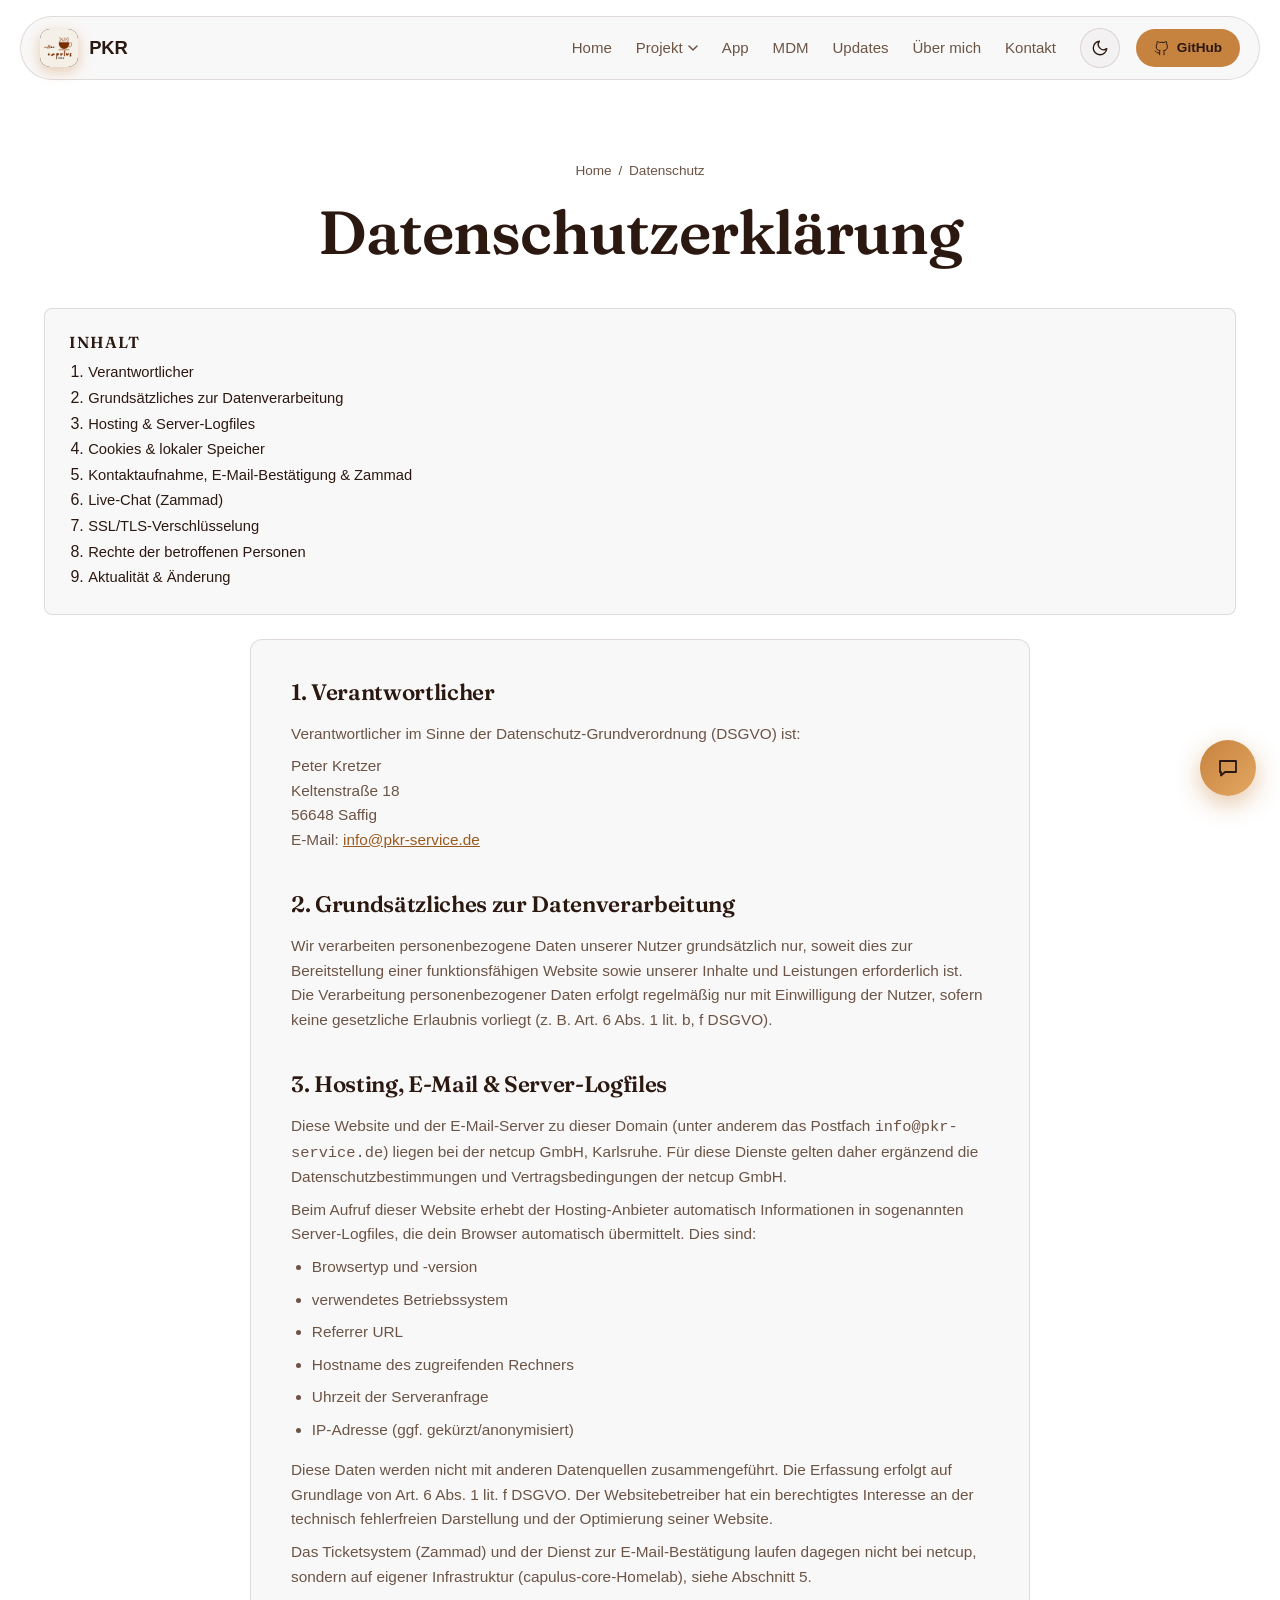
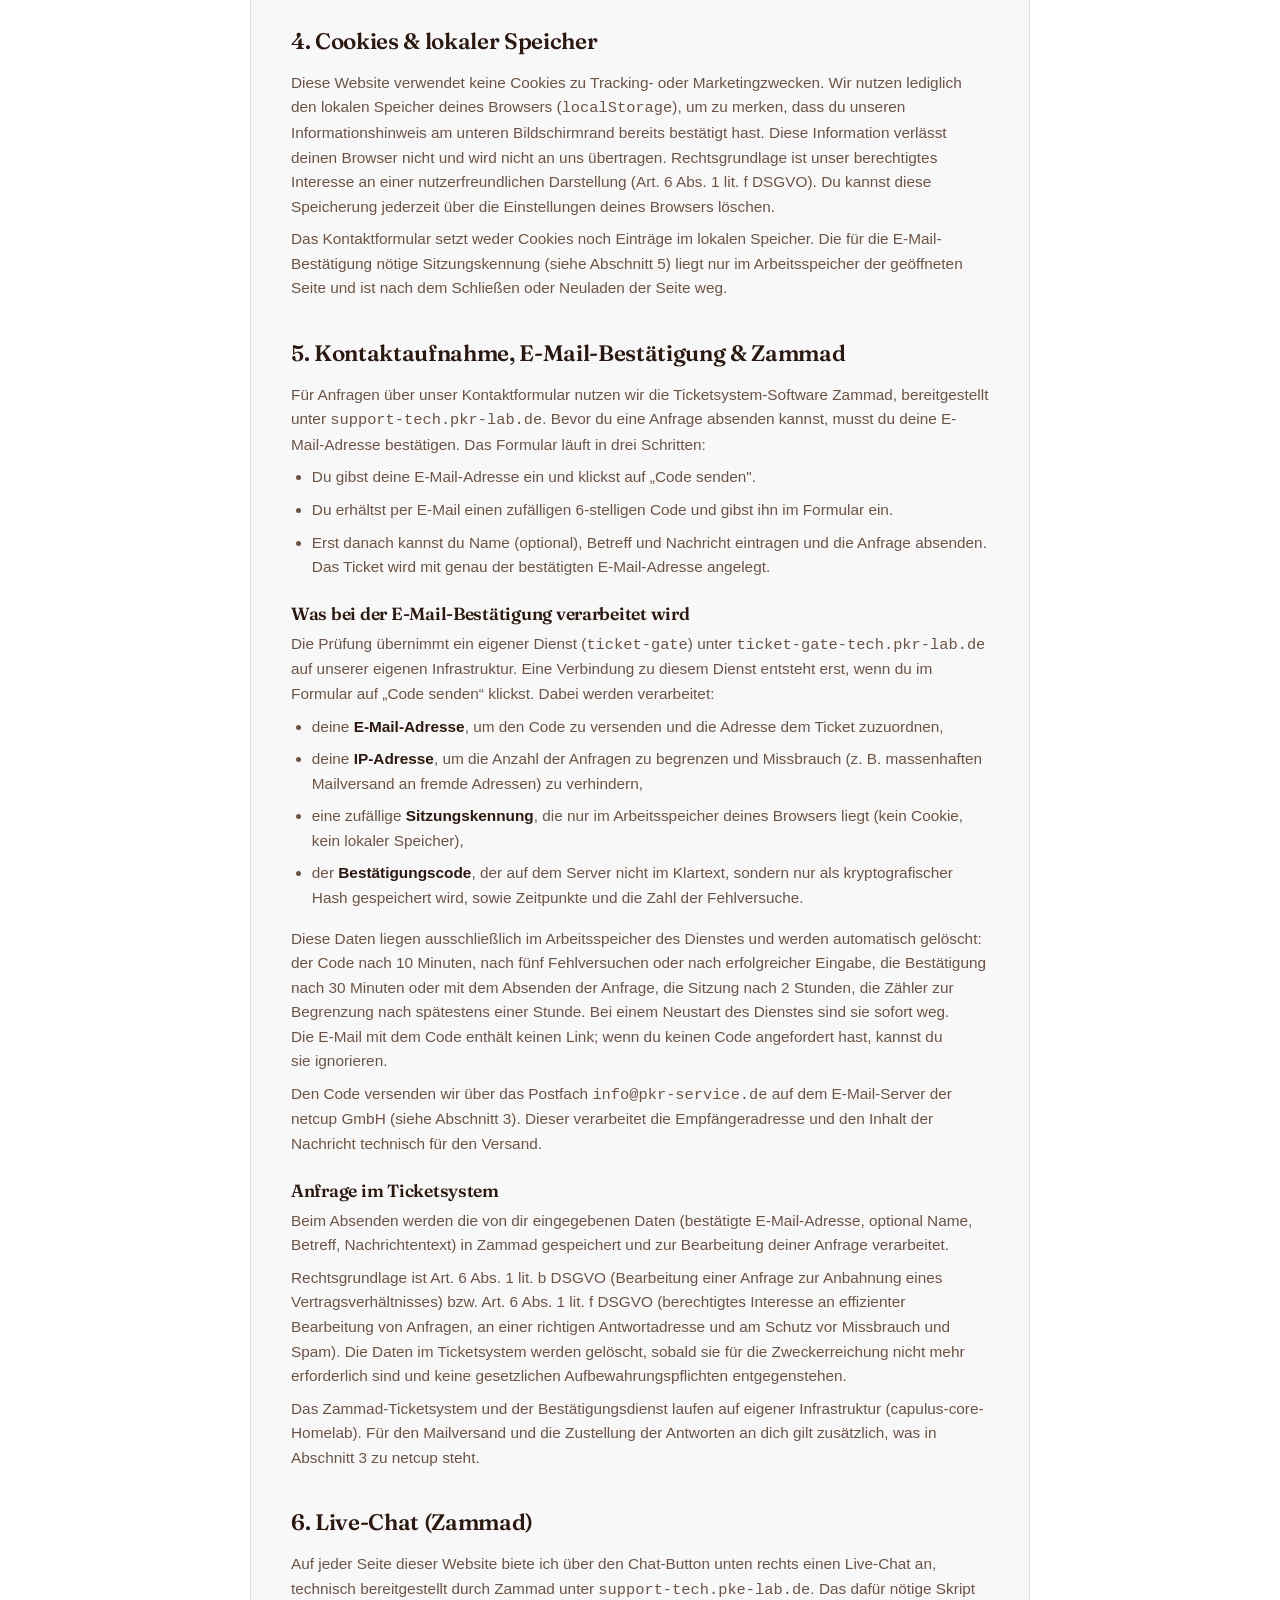
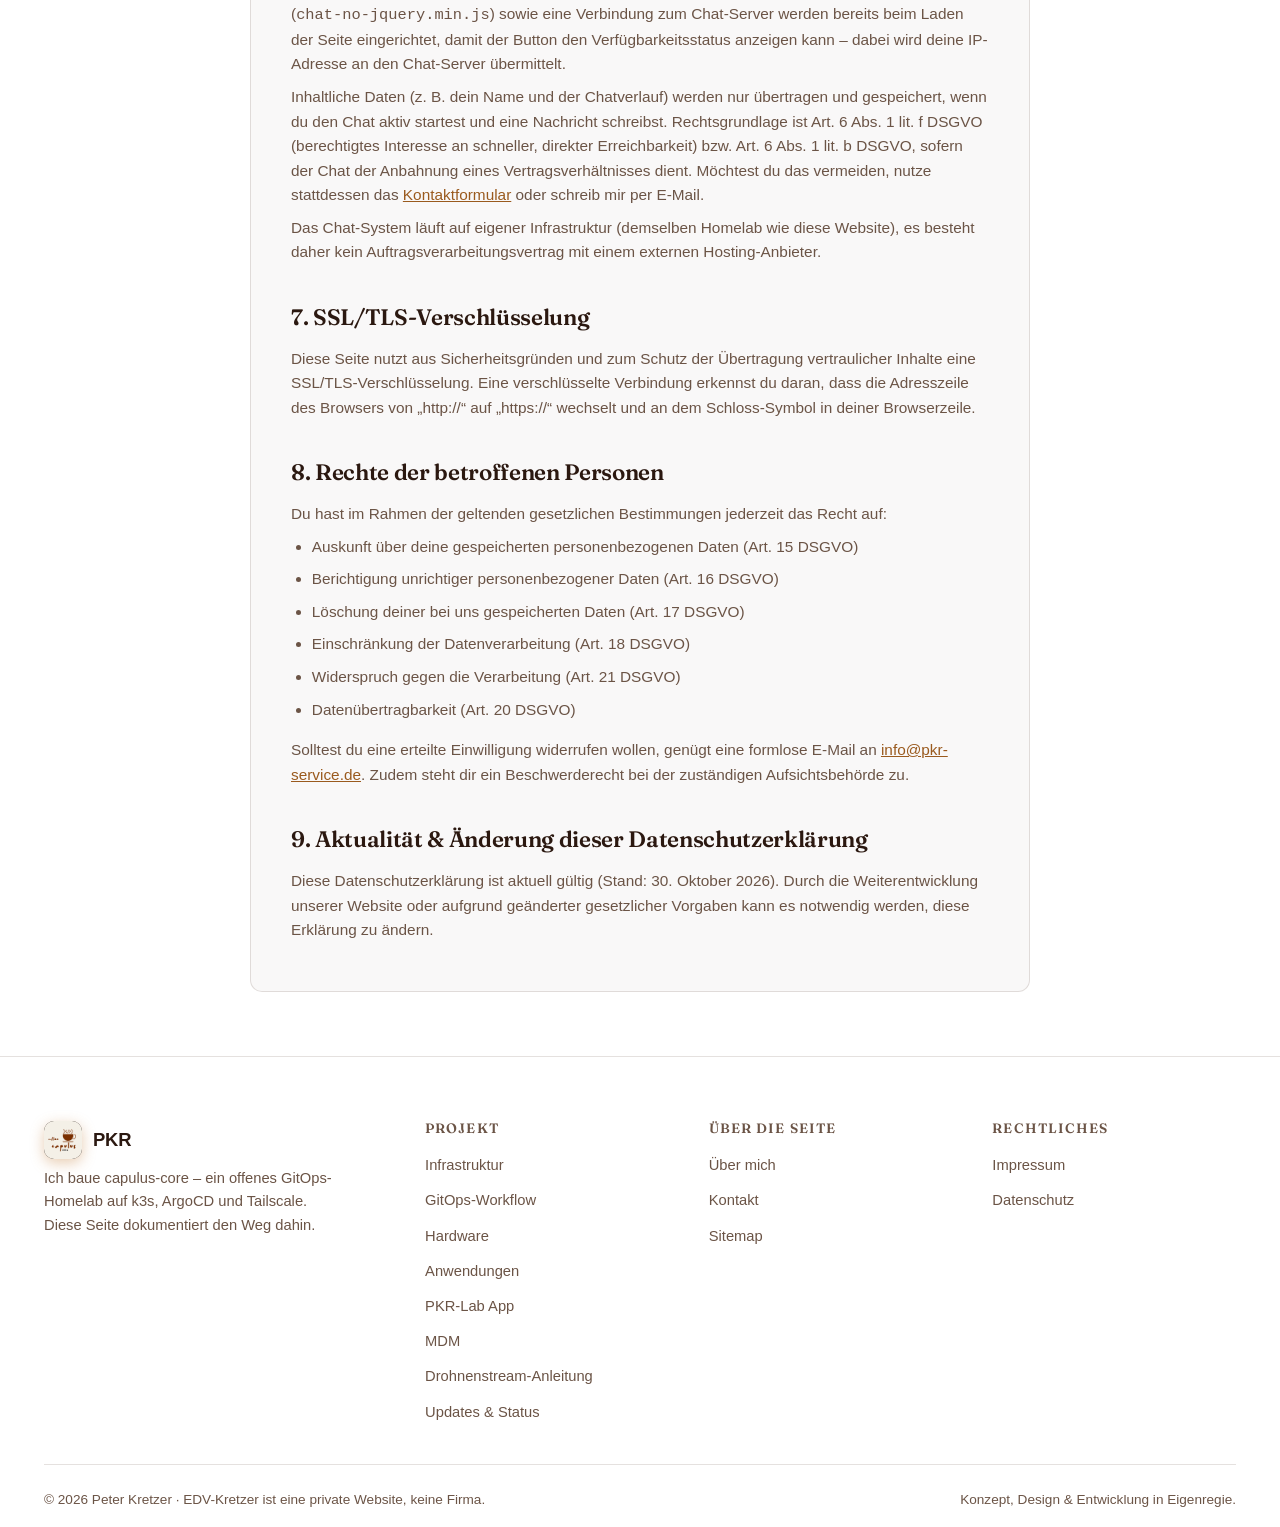
<file: datenschutz.html>
<!DOCTYPE html>
<html lang="de">
<head>
  <meta charset="UTF-8">
  <meta name="viewport" content="width=device-width, initial-scale=1.0">
  <title>Datenschutzerklärung | PKR</title>
  <meta name="description" content="Datenschutzerklärung von EDV-Kretzer gemäß DSGVO – Informationen zur Verarbeitung personenbezogener Daten, Cookies und eingesetzten externen Diensten.">
  <meta name="theme-color" content="#ffffff" media="(prefers-color-scheme: light)">
  <meta name="theme-color" content="#17100c" media="(prefers-color-scheme: dark)">
  <link rel="icon" type="image/png" href="assets/icons/logo-pkr.png">
  <meta name="robots" content="index, follow">
  <link rel="canonical" href="https://www.pkr-docs.de/datenschutz/">

  <link rel="preload" href="assets/fonts/fraunces-latin-wght-normal.woff2" as="font" type="font/woff2" crossorigin>
  <link rel="stylesheet" href="css/style.css">
  <link rel="stylesheet" href="css/animations.css">
  <script src="js/theme.js"></script>
  <meta property="og:type" content="website" data-seo>
  <meta property="og:site_name" content="PKR" data-seo>
  <meta property="og:title" content="Datenschutzerklärung" data-seo>
  <meta property="og:description" content="Datenschutzerklärung von EDV-Kretzer gemäß DSGVO – Informationen zur Verarbeitung personenbezogener Daten, Cookies und eingesetzten externen Diensten." data-seo>
  <meta property="og:url" content="https://www.pkr-docs.de/datenschutz/" data-seo>
  <meta property="og:locale" content="de_DE" data-seo>
  <meta name="twitter:card" content="summary" data-seo>
  <meta name="twitter:title" content="Datenschutzerklärung" data-seo>
  <meta name="twitter:description" content="Datenschutzerklärung von EDV-Kretzer gemäß DSGVO – Informationen zur Verarbeitung personenbezogener Daten, Cookies und eingesetzten externen Diensten." data-seo>
  <script type="application/ld+json" data-seo>
{
  "@context": "https://schema.org",
  "@graph": [
    {
      "@type": "WebPage",
      "@id": "https://www.pkr-docs.de/datenschutz/#webpage",
      "url": "https://www.pkr-docs.de/datenschutz/",
      "name": "Datenschutzerklärung",
      "description": "Datenschutzerklärung von EDV-Kretzer gemäß DSGVO – Informationen zur Verarbeitung personenbezogener Daten, Cookies und eingesetzten externen Diensten.",
      "inLanguage": "de-DE",
      "isPartOf": {
        "@id": "https://www.pkr-docs.de/#website"
      }
    },
    {
      "@type": "BreadcrumbList",
      "itemListElement": [
        {
          "@type": "ListItem",
          "position": 1,
          "name": "Home",
          "item": "https://www.pkr-docs.de/"
        },
        {
          "@type": "ListItem",
          "position": 2,
          "name": "Datenschutz",
          "item": "https://www.pkr-docs.de/datenschutz/"
        }
      ]
    }
  ]
}
  </script>
</head>
<body>
  <a class="skip-link" href="#main">Zum Inhalt springen</a>

  <header class="site-header">
    <div class="container nav-inner glass">
      <a href="index.html" class="brand" aria-label="PKR Startseite">
        <span class="brand-mark"><img src="assets/icons/logo-pkr.png" width="38" height="38" alt=""></span>
        <span>PKR</span>
      </a>
      <nav class="nav-links" aria-label="Hauptnavigation">
        <a href="index.html">Home</a>
        <div class="nav-dropdown">
          <button type="button" class="nav-dropdown-trigger" aria-expanded="false" aria-haspopup="true" aria-controls="projekt-menu">
            Projekt
            <svg class="nav-dropdown-caret" width="10" height="10" viewBox="0 0 10 6" aria-hidden="true"><path d="M1 1l4 4 4-4" stroke="currentColor" stroke-width="1.5" fill="none" stroke-linecap="round" stroke-linejoin="round"/></svg>
          </button>
          <div class="nav-dropdown-menu" id="projekt-menu">
            <a href="projekt.html">Projekt-Übersicht</a>
            <a href="capulus.html">capulus im Überblick</a>
            <a href="anwendungen.html">Anwendungen</a>
            <a href="mediamtx-drohnenstream.html">Drohnenstream-Anleitung</a>
          </div>
        </div>
        <a href="app.html">App</a>
        <a href="mdm.html">MDM</a>
        <a href="updates.html">Updates</a>
        <a href="ueber-mich.html">Über mich</a>
        <a href="kontakt.html">Kontakt</a>
      </nav>
<button type="button" class="theme-toggle" aria-label="Farbschema wechseln" title="Hell oder dunkel">
        <svg class="icon-sun" width="18" height="18" viewBox="0 0 24 24" fill="none" stroke="currentColor" stroke-width="1.8" stroke-linecap="round" stroke-linejoin="round" aria-hidden="true"><circle cx="12" cy="12" r="4"/><path d="M12 2v2M12 20v2M4.9 4.9l1.4 1.4M17.7 17.7l1.4 1.4M2 12h2M20 12h2M4.9 19.1l1.4-1.4M17.7 6.3l1.4-1.4"/></svg>
        <svg class="icon-moon" width="18" height="18" viewBox="0 0 24 24" fill="none" stroke="currentColor" stroke-width="1.8" stroke-linecap="round" stroke-linejoin="round" aria-hidden="true"><path d="M21 12.8A9 9 0 1 1 11.2 3a7 7 0 0 0 9.8 9.8z"/></svg>
      </button>

      <a href="https://github.com/pkr-lab" target="_blank" rel="noopener" class="btn btn-primary btn-sm nav-cta"><svg width="15" height="15"><use href="assets/icons/sprite.svg#icon-github"></use></svg> GitHub</a>
      <button type="button" class="nav-toggle" aria-label="Menü öffnen" aria-expanded="false" aria-controls="mobile-menu">
        <span></span><span></span><span></span>
      </button>
    </div>
  </header>

  <div class="mobile-menu" id="mobile-menu">
    <a href="index.html">Home</a>
    <a href="projekt.html">Projekt</a>
    <a href="capulus.html" class="sub">capulus im Überblick</a>
    <a href="anwendungen.html" class="sub">Anwendungen</a>
    <a href="mediamtx-drohnenstream.html" class="sub">Drohnenstream-Anleitung</a>
    <a href="app.html">App</a>
    <a href="mdm.html">MDM</a>
    <a href="updates.html">Updates</a>
    <a href="ueber-mich.html">Über mich</a>
    <a href="kontakt.html">Kontakt</a>
    <a href="https://github.com/pkr-lab" target="_blank" rel="noopener" class="btn btn-primary mt-4"><svg width="16" height="16"><use href="assets/icons/sprite.svg#icon-github"></use></svg> GitHub ansehen</a>
  </div>

  <main id="main">
    <section class="page-hero container">
      <div class="breadcrumbs"><a href="index.html">Home</a><span>/</span><span>Datenschutz</span></div>
      <h1>Datenschutzerklärung</h1>
    </section>

    <section class="container">
      <div class="legal-toc glass">
        <h2>Inhalt</h2>
        <ol>
          <li><a href="#verantwortlicher">Verantwortlicher</a></li>
          <li><a href="#grundsaetze">Grundsätzliches zur Datenverarbeitung</a></li>
          <li><a href="#hosting">Hosting &amp; Server-Logfiles</a></li>
          <li><a href="#cookies">Cookies &amp; lokaler Speicher</a></li>
          <li><a href="#kontakt">Kontaktaufnahme, E-Mail-Bestätigung &amp; Zammad</a></li>
          <li><a href="#chat">Live-Chat (Zammad)</a></li>
          <li><a href="#ssl">SSL/TLS-Verschlüsselung</a></li>
          <li><a href="#rechte">Rechte der betroffenen Personen</a></li>
          <li><a href="#aenderung">Aktualität &amp; Änderung</a></li>
        </ol>
      </div>

      <div class="legal-content glass">
        <h2 id="verantwortlicher">1. Verantwortlicher</h2>
        <p>Verantwortlicher im Sinne der Datenschutz-Grundverordnung (DSGVO) ist:</p>
        <p>
          Peter Kretzer<br>
          Keltenstraße 18<br>
          56648 Saffig<br>
          E-Mail: <a href="mailto:info@pkr-service.de">info@pkr-service.de</a>
        </p>

        <h2 id="grundsaetze">2. Grundsätzliches zur Datenverarbeitung</h2>
        <p>Wir verarbeiten personenbezogene Daten unserer Nutzer grundsätzlich nur, soweit dies zur Bereitstellung einer funktionsfähigen Website sowie unserer Inhalte und Leistungen erforderlich ist. Die Verarbeitung personenbezogener Daten erfolgt regelmäßig nur mit Einwilligung der Nutzer, sofern keine gesetzliche Erlaubnis vorliegt (z. B. Art. 6 Abs. 1 lit. b, f DSGVO).</p>

        <h2 id="hosting">3. Hosting, E-Mail &amp; Server-Logfiles</h2>
        <p>Diese Website und der E-Mail-Server zu dieser Domain (unter anderem das Postfach <code>info@pkr-service.de</code>) liegen bei der netcup GmbH, Karlsruhe. Für diese Dienste gelten daher ergänzend die Datenschutzbestimmungen und Vertragsbedingungen der netcup GmbH.</p>
        <p>Beim Aufruf dieser Website erhebt der Hosting-Anbieter automatisch Informationen in sogenannten Server-Logfiles, die dein Browser automatisch übermittelt. Dies sind:</p>
        <ul>
          <li>Browsertyp und -version</li>
          <li>verwendetes Betriebssystem</li>
          <li>Referrer URL</li>
          <li>Hostname des zugreifenden Rechners</li>
          <li>Uhrzeit der Serveranfrage</li>
          <li>IP-Adresse (ggf. gekürzt/anonymisiert)</li>
        </ul>
        <p>Diese Daten werden nicht mit anderen Datenquellen zusammengeführt. Die Erfassung erfolgt auf Grundlage von Art. 6 Abs. 1 lit. f DSGVO. Der Websitebetreiber hat ein berechtigtes Interesse an der technisch fehlerfreien Darstellung und der Optimierung seiner Website.</p>
        <p>Das Ticketsystem (Zammad) und der Dienst zur E-Mail-Bestätigung laufen dagegen nicht bei netcup, sondern auf eigener Infrastruktur (capulus-core-Homelab), siehe Abschnitt 5.</p>

        <h2 id="cookies">4. Cookies &amp; lokaler Speicher</h2>
        <p>Diese Website verwendet keine Cookies zu Tracking- oder Marketingzwecken. Wir nutzen lediglich den lokalen Speicher deines Browsers (<code>localStorage</code>), um zu merken, dass du unseren Informationshinweis am unteren Bildschirmrand bereits bestätigt hast. Diese Information verlässt deinen Browser nicht und wird nicht an uns übertragen. Rechtsgrundlage ist unser berechtigtes Interesse an einer nutzerfreundlichen Darstellung (Art. 6 Abs. 1 lit. f DSGVO). Du kannst diese Speicherung jederzeit über die Einstellungen deines Browsers löschen.</p>
        <p>Das Kontaktformular setzt weder Cookies noch Einträge im lokalen Speicher. Die für die E-Mail-Bestätigung nötige Sitzungskennung (siehe Abschnitt 5) liegt nur im Arbeitsspeicher der geöffneten Seite und ist nach dem Schließen oder Neuladen der Seite weg.</p>

        <h2 id="kontakt">5. Kontaktaufnahme, E-Mail-Bestätigung &amp; Zammad</h2>
        <p>Für Anfragen über unser Kontaktformular nutzen wir die Ticketsystem-Software Zammad, bereitgestellt unter <code>support-tech.pkr-lab.de</code>. Bevor du eine Anfrage absenden kannst, musst du deine E-Mail-Adresse bestätigen. Das Formular läuft in drei Schritten:</p>
        <ol>
          <li>Du gibst deine E-Mail-Adresse ein und klickst auf „Code senden".</li>
          <li>Du erhältst per E-Mail einen zufälligen 6-stelligen Code und gibst ihn im Formular ein.</li>
          <li>Erst danach kannst du Name (optional), Betreff und Nachricht eintragen und die Anfrage absenden. Das Ticket wird mit genau der bestätigten E-Mail-Adresse angelegt.</li>
        </ol>
        <h3>Was bei der E-Mail-Bestätigung verarbeitet wird</h3>
        <p>Die Prüfung übernimmt ein eigener Dienst (<code>ticket-gate</code>) unter <code>ticket-gate-tech.pkr-lab.de</code> auf unserer eigenen Infrastruktur. Eine Verbindung zu diesem Dienst entsteht erst, wenn du im Formular auf „Code senden“ klickst. Dabei werden verarbeitet:</p>
        <ul>
          <li>deine <strong>E-Mail-Adresse</strong>, um den Code zu versenden und die Adresse dem Ticket zuzuordnen,</li>
          <li>deine <strong>IP-Adresse</strong>, um die Anzahl der Anfragen zu begrenzen und Missbrauch (z. B. massenhaften Mailversand an fremde Adressen) zu verhindern,</li>
          <li>eine zufällige <strong>Sitzungskennung</strong>, die nur im Arbeitsspeicher deines Browsers liegt (kein Cookie, kein lokaler Speicher),</li>
          <li>der <strong>Bestätigungscode</strong>, der auf dem Server nicht im Klartext, sondern nur als kryptografischer Hash gespeichert wird, sowie Zeitpunkte und die Zahl der Fehlversuche.</li>
        </ul>
        <p>Diese Daten liegen ausschließlich im Arbeitsspeicher des Dienstes und werden automatisch gelöscht: der Code nach 10 Minuten, nach fünf Fehlversuchen oder nach erfolgreicher Eingabe, die Bestätigung nach 30 Minuten oder mit dem Absenden der Anfrage, die Sitzung nach 2 Stunden, die Zähler zur Begrenzung nach spätestens einer Stunde. Bei einem Neustart des Dienstes sind sie sofort weg. Die E-Mail mit dem Code enthält keinen Link; wenn du keinen Code angefordert hast, kannst du sie ignorieren.</p>
        <p>Den Code versenden wir über das Postfach <code>info@pkr-service.de</code> auf dem E-Mail-Server der netcup GmbH (siehe Abschnitt 3). Dieser verarbeitet die Empfängeradresse und den Inhalt der Nachricht technisch für den Versand.</p>
        <h3>Anfrage im Ticketsystem</h3>
        <p>Beim Absenden werden die von dir eingegebenen Daten (bestätigte E-Mail-Adresse, optional Name, Betreff, Nachrichtentext) in Zammad gespeichert und zur Bearbeitung deiner Anfrage verarbeitet.</p>
        <p>Rechtsgrundlage ist Art. 6 Abs. 1 lit. b DSGVO (Bearbeitung einer Anfrage zur Anbahnung eines Vertragsverhältnisses) bzw. Art. 6 Abs. 1 lit. f DSGVO (berechtigtes Interesse an effizienter Bearbeitung von Anfragen, an einer richtigen Antwortadresse und am Schutz vor Missbrauch und Spam). Die Daten im Ticketsystem werden gelöscht, sobald sie für die Zweckerreichung nicht mehr erforderlich sind und keine gesetzlichen Aufbewahrungspflichten entgegenstehen.</p>
        <p>Das Zammad-Ticketsystem und der Bestätigungsdienst laufen auf eigener Infrastruktur (capulus-core-Homelab). Für den Mailversand und die Zustellung der Antworten an dich gilt zusätzlich, was in Abschnitt 3 zu netcup steht.</p>

        <h2 id="chat">6. Live-Chat (Zammad)</h2>
        <p>Auf jeder Seite dieser Website biete ich über den Chat-Button unten rechts einen Live-Chat an, technisch bereitgestellt durch Zammad unter <code>support-tech.pke-lab.de</code>. Das dafür nötige Skript (<code>chat-no-jquery.min.js</code>) sowie eine Verbindung zum Chat-Server werden bereits beim Laden der Seite eingerichtet, damit der Button den Verfügbarkeitsstatus anzeigen kann – dabei wird deine IP-Adresse an den Chat-Server übermittelt.</p>
        <p>Inhaltliche Daten (z. B. dein Name und der Chatverlauf) werden nur übertragen und gespeichert, wenn du den Chat aktiv startest und eine Nachricht schreibst. Rechtsgrundlage ist Art. 6 Abs. 1 lit. f DSGVO (berechtigtes Interesse an schneller, direkter Erreichbarkeit) bzw. Art. 6 Abs. 1 lit. b DSGVO, sofern der Chat der Anbahnung eines Vertragsverhältnisses dient. Möchtest du das vermeiden, nutze stattdessen das <a href="kontakt.html">Kontaktformular</a> oder schreib mir per E-Mail.</p>
        <p>Das Chat-System läuft auf eigener Infrastruktur (demselben Homelab wie diese Website), es besteht daher kein Auftragsverarbeitungsvertrag mit einem externen Hosting-Anbieter.</p>

        <h2 id="ssl">7. SSL/TLS-Verschlüsselung</h2>
        <p>Diese Seite nutzt aus Sicherheitsgründen und zum Schutz der Übertragung vertraulicher Inhalte eine SSL/TLS-Verschlüsselung. Eine verschlüsselte Verbindung erkennst du daran, dass die Adresszeile des Browsers von „http://“ auf „https://“ wechselt und an dem Schloss-Symbol in deiner Browserzeile.</p>

        <h2 id="rechte">8. Rechte der betroffenen Personen</h2>
        <p>Du hast im Rahmen der geltenden gesetzlichen Bestimmungen jederzeit das Recht auf:</p>
        <ul>
          <li>Auskunft über deine gespeicherten personenbezogenen Daten (Art. 15 DSGVO)</li>
          <li>Berichtigung unrichtiger personenbezogener Daten (Art. 16 DSGVO)</li>
          <li>Löschung deiner bei uns gespeicherten Daten (Art. 17 DSGVO)</li>
          <li>Einschränkung der Datenverarbeitung (Art. 18 DSGVO)</li>
          <li>Widerspruch gegen die Verarbeitung (Art. 21 DSGVO)</li>
          <li>Datenübertragbarkeit (Art. 20 DSGVO)</li>
        </ul>
        <p>Solltest du eine erteilte Einwilligung widerrufen wollen, genügt eine formlose E-Mail an <a href="mailto:info@pkr-service.de">info@pkr-service.de</a>. Zudem steht dir ein Beschwerderecht bei der zuständigen Aufsichtsbehörde zu.</p>

        <h2 id="aenderung">9. Aktualität &amp; Änderung dieser Datenschutzerklärung</h2>
        <p>Diese Datenschutzerklärung ist aktuell gültig (Stand: 30. Oktober 2026). Durch die Weiterentwicklung unserer Website oder aufgrund geänderter gesetzlicher Vorgaben kann es notwendig werden, diese Erklärung zu ändern.</p>
      </div>
    </section>
  </main>

  <footer class="site-footer">
    <div class="container">
      <div class="footer-grid">
        <div class="footer-brand">
          <a href="index.html" class="brand">
            <span class="brand-mark"><img src="assets/icons/logo-pkr.png" width="38" height="38" alt=""></span>
            <span>PKR</span>
          </a>
          <p>Ich baue capulus-core – ein offenes GitOps-Homelab auf k3s, ArgoCD und Tailscale. Diese Seite dokumentiert den Weg dahin.</p>
        </div>
        <div class="footer-col">
          <h4>Projekt</h4>
          <ul>
            <li><a href="projekt.html#infrastruktur">Infrastruktur</a></li>
            <li><a href="projekt.html#gitops">GitOps-Workflow</a></li>
            <li><a href="projekt.html#hardware">Hardware</a></li>
            <li><a href="anwendungen.html">Anwendungen</a></li>
            <li><a href="app.html">PKR-Lab App</a></li>
            <li><a href="mdm.html">MDM</a></li>
            <li><a href="mediamtx-drohnenstream.html">Drohnenstream-Anleitung</a></li>
            <li><a href="updates.html">Updates &amp; Status</a></li>
          </ul>
        </div>
        <div class="footer-col">
          <h4>Über die Seite</h4>
          <ul>
            <li><a href="ueber-mich.html">Über mich</a></li>
            <li><a href="kontakt.html">Kontakt</a></li>
            <li><a href="sitemap.html">Sitemap</a></li>
          </ul>
        </div>
        <div class="footer-col">
          <h4>Rechtliches</h4>
          <ul>
            <li><a href="impressum.html">Impressum</a></li>
            <li><a href="datenschutz.html">Datenschutz</a></li>
          </ul>
        </div>
      </div>
      <div class="footer-bottom">
        <span>© <span data-year></span> Peter Kretzer · EDV-Kretzer ist eine private Website, keine Firma.</span>
        <span>Konzept, Design &amp; Entwicklung in Eigenregie.</span>
      </div>
    </div>
  </footer>

  <script src="js/main.js"></script>

  <button type="button" class="open-zammad-chat chat-fab" aria-label="Chat öffnen">
    <svg width="22" height="22" aria-hidden="true"><use href="assets/icons/sprite.svg#icon-chat"></use></svg>
  </button>

  <!-- Zammad Live-Chat -->
  <script src="https://support-tech.pke-lab.de/assets/chat/chat-no-jquery.min.js"></script>
  <script src="js/chat.js"></script>
</body>
</html>
</file>
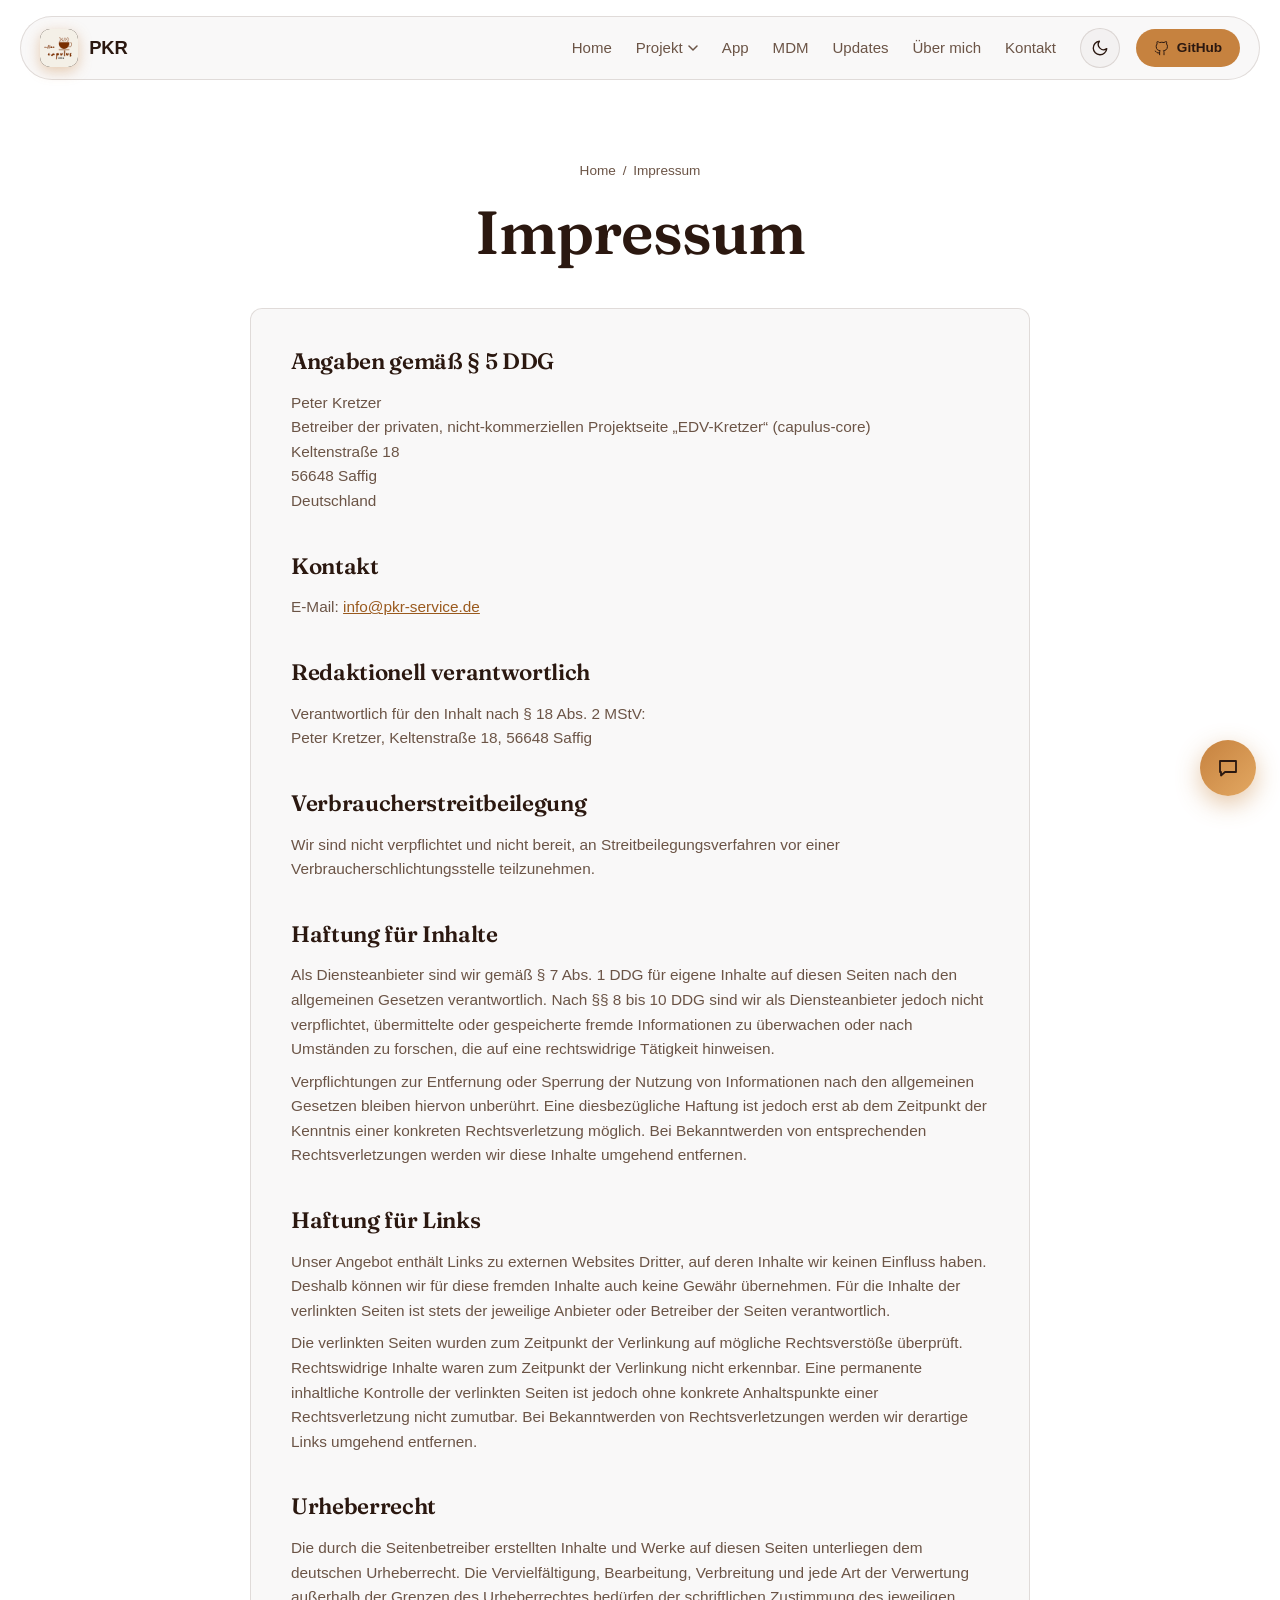
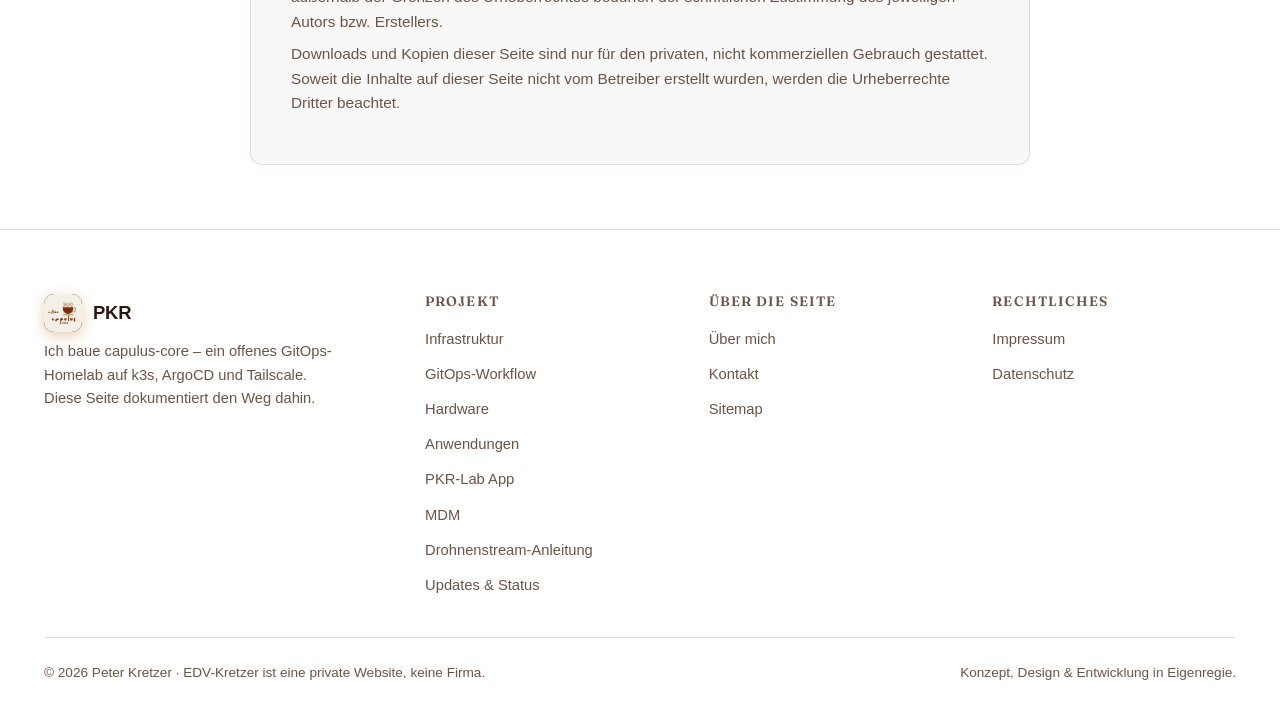
<file: impressum.html>
<!DOCTYPE html>
<html lang="de">
<head>
  <meta charset="UTF-8">
  <meta name="viewport" content="width=device-width, initial-scale=1.0">
  <title>Impressum | PKR</title>
  <meta name="description" content="Impressum und Anbieterkennzeichnung von EDV-Kretzer gemäß § 5 DDG.">
  <meta name="theme-color" content="#ffffff" media="(prefers-color-scheme: light)">
  <meta name="theme-color" content="#17100c" media="(prefers-color-scheme: dark)">
  <link rel="icon" type="image/png" href="assets/icons/logo-pkr.png">
  <meta name="robots" content="index, follow">
  <link rel="canonical" href="https://www.pkr-docs.de/impressum/">

  <link rel="preload" href="assets/fonts/fraunces-latin-wght-normal.woff2" as="font" type="font/woff2" crossorigin>
  <link rel="stylesheet" href="css/style.css">
  <link rel="stylesheet" href="css/animations.css">
  <script src="js/theme.js"></script>
  <meta property="og:type" content="website" data-seo>
  <meta property="og:site_name" content="PKR" data-seo>
  <meta property="og:title" content="Impressum" data-seo>
  <meta property="og:description" content="Impressum und Anbieterkennzeichnung von EDV-Kretzer gemäß § 5 DDG." data-seo>
  <meta property="og:url" content="https://www.pkr-docs.de/impressum/" data-seo>
  <meta property="og:locale" content="de_DE" data-seo>
  <meta name="twitter:card" content="summary" data-seo>
  <meta name="twitter:title" content="Impressum" data-seo>
  <meta name="twitter:description" content="Impressum und Anbieterkennzeichnung von EDV-Kretzer gemäß § 5 DDG." data-seo>
  <script type="application/ld+json" data-seo>
{
  "@context": "https://schema.org",
  "@graph": [
    {
      "@type": "WebPage",
      "@id": "https://www.pkr-docs.de/impressum/#webpage",
      "url": "https://www.pkr-docs.de/impressum/",
      "name": "Impressum",
      "description": "Impressum und Anbieterkennzeichnung von EDV-Kretzer gemäß § 5 DDG.",
      "inLanguage": "de-DE",
      "isPartOf": {
        "@id": "https://www.pkr-docs.de/#website"
      }
    },
    {
      "@type": "BreadcrumbList",
      "itemListElement": [
        {
          "@type": "ListItem",
          "position": 1,
          "name": "Home",
          "item": "https://www.pkr-docs.de/"
        },
        {
          "@type": "ListItem",
          "position": 2,
          "name": "Impressum",
          "item": "https://www.pkr-docs.de/impressum/"
        }
      ]
    }
  ]
}
  </script>
</head>
<body>
  <a class="skip-link" href="#main">Zum Inhalt springen</a>

  <header class="site-header">
    <div class="container nav-inner glass">
      <a href="index.html" class="brand" aria-label="PKR Startseite">
        <span class="brand-mark"><img src="assets/icons/logo-pkr.png" width="38" height="38" alt=""></span>
        <span>PKR</span>
      </a>
      <nav class="nav-links" aria-label="Hauptnavigation">
        <a href="index.html">Home</a>
        <div class="nav-dropdown">
          <button type="button" class="nav-dropdown-trigger" aria-expanded="false" aria-haspopup="true" aria-controls="projekt-menu">
            Projekt
            <svg class="nav-dropdown-caret" width="10" height="10" viewBox="0 0 10 6" aria-hidden="true"><path d="M1 1l4 4 4-4" stroke="currentColor" stroke-width="1.5" fill="none" stroke-linecap="round" stroke-linejoin="round"/></svg>
          </button>
          <div class="nav-dropdown-menu" id="projekt-menu">
            <a href="projekt.html">Projekt-Übersicht</a>
            <a href="capulus.html">capulus im Überblick</a>
            <a href="anwendungen.html">Anwendungen</a>
            <a href="mediamtx-drohnenstream.html">Drohnenstream-Anleitung</a>
          </div>
        </div>
        <a href="app.html">App</a>
        <a href="mdm.html">MDM</a>
        <a href="updates.html">Updates</a>
        <a href="ueber-mich.html">Über mich</a>
        <a href="kontakt.html">Kontakt</a>
      </nav>
<button type="button" class="theme-toggle" aria-label="Farbschema wechseln" title="Hell oder dunkel">
        <svg class="icon-sun" width="18" height="18" viewBox="0 0 24 24" fill="none" stroke="currentColor" stroke-width="1.8" stroke-linecap="round" stroke-linejoin="round" aria-hidden="true"><circle cx="12" cy="12" r="4"/><path d="M12 2v2M12 20v2M4.9 4.9l1.4 1.4M17.7 17.7l1.4 1.4M2 12h2M20 12h2M4.9 19.1l1.4-1.4M17.7 6.3l1.4-1.4"/></svg>
        <svg class="icon-moon" width="18" height="18" viewBox="0 0 24 24" fill="none" stroke="currentColor" stroke-width="1.8" stroke-linecap="round" stroke-linejoin="round" aria-hidden="true"><path d="M21 12.8A9 9 0 1 1 11.2 3a7 7 0 0 0 9.8 9.8z"/></svg>
      </button>

      <a href="https://github.com/pkr-lab" target="_blank" rel="noopener" class="btn btn-primary btn-sm nav-cta"><svg width="15" height="15"><use href="assets/icons/sprite.svg#icon-github"></use></svg> GitHub</a>
      <button type="button" class="nav-toggle" aria-label="Menü öffnen" aria-expanded="false" aria-controls="mobile-menu">
        <span></span><span></span><span></span>
      </button>
    </div>
  </header>

  <div class="mobile-menu" id="mobile-menu">
    <a href="index.html">Home</a>
    <a href="projekt.html">Projekt</a>
    <a href="capulus.html" class="sub">capulus im Überblick</a>
    <a href="anwendungen.html" class="sub">Anwendungen</a>
    <a href="mediamtx-drohnenstream.html" class="sub">Drohnenstream-Anleitung</a>
    <a href="app.html">App</a>
    <a href="mdm.html">MDM</a>
    <a href="updates.html">Updates</a>
    <a href="ueber-mich.html">Über mich</a>
    <a href="kontakt.html">Kontakt</a>
    <a href="https://github.com/pkr-lab" target="_blank" rel="noopener" class="btn btn-primary mt-4"><svg width="16" height="16"><use href="assets/icons/sprite.svg#icon-github"></use></svg> GitHub ansehen</a>
  </div>

  <main id="main">
    <section class="page-hero container">
      <div class="breadcrumbs"><a href="index.html">Home</a><span>/</span><span>Impressum</span></div>
      <h1>Impressum</h1>
    </section>

    <section class="container">
      <div class="legal-content glass">
        <h2>Angaben gemäß § 5 DDG</h2>
        <p>
          Peter Kretzer<br>
          Betreiber der privaten, nicht-kommerziellen Projektseite „EDV-Kretzer“ (capulus-core)<br>
          Keltenstraße 18<br>
          56648 Saffig<br>
          Deutschland
        </p>

        <h2>Kontakt</h2>
        <p>E-Mail: <a href="mailto:info@pkr-service.de">info@pkr-service.de</a></p>

        <h2>Redaktionell verantwortlich</h2>
        <p>Verantwortlich für den Inhalt nach § 18 Abs. 2 MStV:<br>
        Peter Kretzer, Keltenstraße 18, 56648 Saffig</p>

        <h2>Verbraucherstreitbeilegung</h2>
        <p>Wir sind nicht verpflichtet und nicht bereit, an Streitbeilegungsverfahren vor einer Verbraucherschlichtungsstelle teilzunehmen.</p>

        <h2>Haftung für Inhalte</h2>
        <p>Als Diensteanbieter sind wir gemäß § 7 Abs. 1 DDG für eigene Inhalte auf diesen Seiten nach den allgemeinen Gesetzen verantwortlich. Nach §§ 8 bis 10 DDG sind wir als Diensteanbieter jedoch nicht verpflichtet, übermittelte oder gespeicherte fremde Informationen zu überwachen oder nach Umständen zu forschen, die auf eine rechtswidrige Tätigkeit hinweisen.</p>
        <p>Verpflichtungen zur Entfernung oder Sperrung der Nutzung von Informationen nach den allgemeinen Gesetzen bleiben hiervon unberührt. Eine diesbezügliche Haftung ist jedoch erst ab dem Zeitpunkt der Kenntnis einer konkreten Rechtsverletzung möglich. Bei Bekanntwerden von entsprechenden Rechtsverletzungen werden wir diese Inhalte umgehend entfernen.</p>

        <h2>Haftung für Links</h2>
        <p>Unser Angebot enthält Links zu externen Websites Dritter, auf deren Inhalte wir keinen Einfluss haben. Deshalb können wir für diese fremden Inhalte auch keine Gewähr übernehmen. Für die Inhalte der verlinkten Seiten ist stets der jeweilige Anbieter oder Betreiber der Seiten verantwortlich.</p>
        <p>Die verlinkten Seiten wurden zum Zeitpunkt der Verlinkung auf mögliche Rechtsverstöße überprüft. Rechtswidrige Inhalte waren zum Zeitpunkt der Verlinkung nicht erkennbar. Eine permanente inhaltliche Kontrolle der verlinkten Seiten ist jedoch ohne konkrete Anhaltspunkte einer Rechtsverletzung nicht zumutbar. Bei Bekanntwerden von Rechtsverletzungen werden wir derartige Links umgehend entfernen.</p>

        <h2>Urheberrecht</h2>
        <p>Die durch die Seitenbetreiber erstellten Inhalte und Werke auf diesen Seiten unterliegen dem deutschen Urheberrecht. Die Vervielfältigung, Bearbeitung, Verbreitung und jede Art der Verwertung außerhalb der Grenzen des Urheberrechtes bedürfen der schriftlichen Zustimmung des jeweiligen Autors bzw. Erstellers.</p>
        <p>Downloads und Kopien dieser Seite sind nur für den privaten, nicht kommerziellen Gebrauch gestattet. Soweit die Inhalte auf dieser Seite nicht vom Betreiber erstellt wurden, werden die Urheberrechte Dritter beachtet.</p>
      </div>
    </section>
  </main>

  <footer class="site-footer">
    <div class="container">
      <div class="footer-grid">
        <div class="footer-brand">
          <a href="index.html" class="brand">
            <span class="brand-mark"><img src="assets/icons/logo-pkr.png" width="38" height="38" alt=""></span>
            <span>PKR</span>
          </a>
          <p>Ich baue capulus-core – ein offenes GitOps-Homelab auf k3s, ArgoCD und Tailscale. Diese Seite dokumentiert den Weg dahin.</p>
        </div>
        <div class="footer-col">
          <h4>Projekt</h4>
          <ul>
            <li><a href="projekt.html#infrastruktur">Infrastruktur</a></li>
            <li><a href="projekt.html#gitops">GitOps-Workflow</a></li>
            <li><a href="projekt.html#hardware">Hardware</a></li>
            <li><a href="anwendungen.html">Anwendungen</a></li>
            <li><a href="app.html">PKR-Lab App</a></li>
            <li><a href="mdm.html">MDM</a></li>
            <li><a href="mediamtx-drohnenstream.html">Drohnenstream-Anleitung</a></li>
            <li><a href="updates.html">Updates &amp; Status</a></li>
          </ul>
        </div>
        <div class="footer-col">
          <h4>Über die Seite</h4>
          <ul>
            <li><a href="ueber-mich.html">Über mich</a></li>
            <li><a href="kontakt.html">Kontakt</a></li>
            <li><a href="sitemap.html">Sitemap</a></li>
          </ul>
        </div>
        <div class="footer-col">
          <h4>Rechtliches</h4>
          <ul>
            <li><a href="impressum.html">Impressum</a></li>
            <li><a href="datenschutz.html">Datenschutz</a></li>
          </ul>
        </div>
      </div>
      <div class="footer-bottom">
        <span>© <span data-year></span> Peter Kretzer · EDV-Kretzer ist eine private Website, keine Firma.</span>
        <span>Konzept, Design &amp; Entwicklung in Eigenregie.</span>
      </div>
    </div>
  </footer>

  <script src="js/main.js"></script>

  <button type="button" class="open-zammad-chat chat-fab" aria-label="Chat öffnen">
    <svg width="22" height="22" aria-hidden="true"><use href="assets/icons/sprite.svg#icon-chat"></use></svg>
  </button>

  <!-- Zammad Live-Chat -->
  <script src="https://support-tech.pke-lab.de/assets/chat/chat-no-jquery.min.js"></script>
  <script src="js/chat.js"></script>
</body>
</html>
</file>
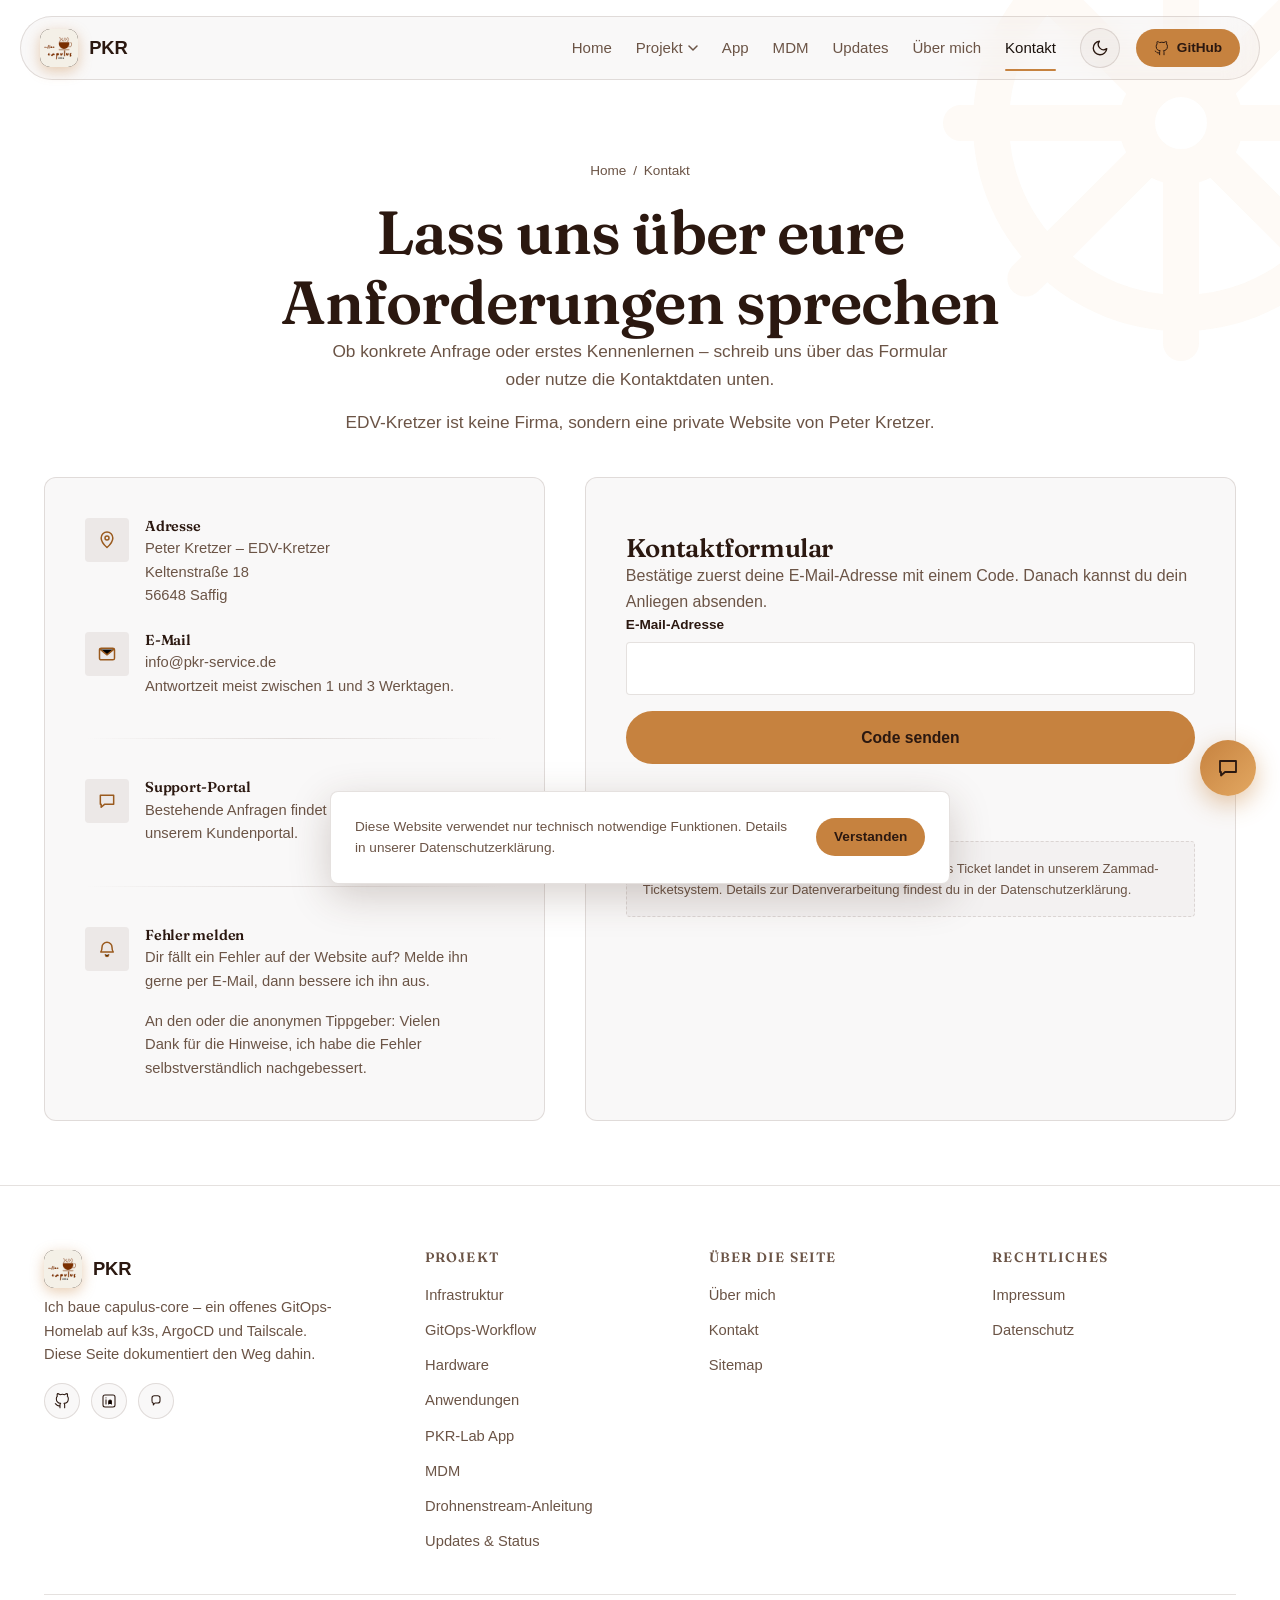
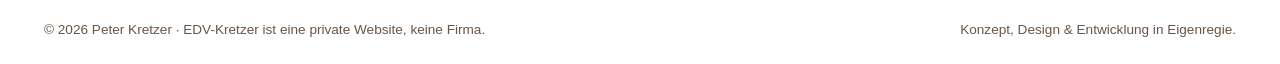
<file: kontakt.html>
<!DOCTYPE html>
<html lang="de">
<head>
  <meta charset="UTF-8">
  <meta name="viewport" content="width=device-width, initial-scale=1.0">
  <title>Kontakt – Sprich mit uns | PKR</title>
  <meta name="description" content="Nimm Kontakt zu EDV-Kretzer auf – per Formular oder E-Mail. Fragen zu capulus-core oder eigenen Projekten? Schreib mir.">
  <meta name="theme-color" content="#ffffff" media="(prefers-color-scheme: light)">
  <meta name="theme-color" content="#17100c" media="(prefers-color-scheme: dark)">
  <link rel="icon" type="image/png" href="assets/icons/logo-pkr.png">
  <meta name="robots" content="index, follow">
  <link rel="canonical" href="https://www.pkr-docs.de/kontakt/">

  <link rel="preload" href="assets/fonts/fraunces-latin-wght-normal.woff2" as="font" type="font/woff2" crossorigin>
  <link rel="stylesheet" href="css/style.css">
  <link rel="stylesheet" href="css/animations.css">
  <script src="js/theme.js"></script>
  <meta property="og:type" content="website" data-seo>
  <meta property="og:site_name" content="PKR" data-seo>
  <meta property="og:title" content="Kontakt – Sprich mit uns" data-seo>
  <meta property="og:description" content="Nimm Kontakt zu EDV-Kretzer auf – per Formular oder E-Mail. Fragen zu capulus-core oder eigenen Projekten? Schreib mir." data-seo>
  <meta property="og:url" content="https://www.pkr-docs.de/kontakt/" data-seo>
  <meta property="og:locale" content="de_DE" data-seo>
  <meta name="twitter:card" content="summary" data-seo>
  <meta name="twitter:title" content="Kontakt – Sprich mit uns" data-seo>
  <meta name="twitter:description" content="Nimm Kontakt zu EDV-Kretzer auf – per Formular oder E-Mail. Fragen zu capulus-core oder eigenen Projekten? Schreib mir." data-seo>
  <script type="application/ld+json" data-seo>
{
  "@context": "https://schema.org",
  "@graph": [
    {
      "@type": "WebPage",
      "@id": "https://www.pkr-docs.de/kontakt/#webpage",
      "url": "https://www.pkr-docs.de/kontakt/",
      "name": "Kontakt – Sprich mit uns",
      "description": "Nimm Kontakt zu EDV-Kretzer auf – per Formular oder E-Mail. Fragen zu capulus-core oder eigenen Projekten? Schreib mir.",
      "inLanguage": "de-DE",
      "isPartOf": {
        "@id": "https://www.pkr-docs.de/#website"
      }
    },
    {
      "@type": "BreadcrumbList",
      "itemListElement": [
        {
          "@type": "ListItem",
          "position": 1,
          "name": "Home",
          "item": "https://www.pkr-docs.de/"
        },
        {
          "@type": "ListItem",
          "position": 2,
          "name": "Kontakt",
          "item": "https://www.pkr-docs.de/kontakt/"
        }
      ]
    }
  ]
}
  </script>
</head>
<body>
  <div class="bg-wheel bg-wheel-sm" aria-hidden="true"><svg><use href="assets/icons/sprite.svg#icon-wheel"></use></svg></div>
  <a class="skip-link" href="#main">Zum Inhalt springen</a>

  <header class="site-header">
    <div class="container nav-inner glass">
      <a href="index.html" class="brand" aria-label="PKR Startseite">
        <span class="brand-mark"><img src="assets/icons/logo-pkr.png" width="38" height="38" alt=""></span>
        <span>PKR</span>
      </a>
      <nav class="nav-links" aria-label="Hauptnavigation">
        <a href="index.html">Home</a>
        <div class="nav-dropdown">
          <button type="button" class="nav-dropdown-trigger" aria-expanded="false" aria-haspopup="true" aria-controls="projekt-menu">
            Projekt
            <svg class="nav-dropdown-caret" width="10" height="10" viewBox="0 0 10 6" aria-hidden="true"><path d="M1 1l4 4 4-4" stroke="currentColor" stroke-width="1.5" fill="none" stroke-linecap="round" stroke-linejoin="round"/></svg>
          </button>
          <div class="nav-dropdown-menu" id="projekt-menu">
            <a href="projekt.html">Projekt-Übersicht</a>
            <a href="capulus.html">capulus im Überblick</a>
            <a href="anwendungen.html">Anwendungen</a>
            <a href="mediamtx-drohnenstream.html">Drohnenstream-Anleitung</a>
          </div>
        </div>
        <a href="app.html">App</a>
        <a href="mdm.html">MDM</a>
        <a href="updates.html">Updates</a>
        <a href="ueber-mich.html">Über mich</a>
        <a href="kontakt.html" aria-current="page">Kontakt</a>
      </nav>
<button type="button" class="theme-toggle" aria-label="Farbschema wechseln" title="Hell oder dunkel">
        <svg class="icon-sun" width="18" height="18" viewBox="0 0 24 24" fill="none" stroke="currentColor" stroke-width="1.8" stroke-linecap="round" stroke-linejoin="round" aria-hidden="true"><circle cx="12" cy="12" r="4"/><path d="M12 2v2M12 20v2M4.9 4.9l1.4 1.4M17.7 17.7l1.4 1.4M2 12h2M20 12h2M4.9 19.1l1.4-1.4M17.7 6.3l1.4-1.4"/></svg>
        <svg class="icon-moon" width="18" height="18" viewBox="0 0 24 24" fill="none" stroke="currentColor" stroke-width="1.8" stroke-linecap="round" stroke-linejoin="round" aria-hidden="true"><path d="M21 12.8A9 9 0 1 1 11.2 3a7 7 0 0 0 9.8 9.8z"/></svg>
      </button>

      <a href="https://github.com/pkr-lab" target="_blank" rel="noopener" class="btn btn-primary btn-sm nav-cta"><svg width="15" height="15"><use href="assets/icons/sprite.svg#icon-github"></use></svg> GitHub</a>
      <button type="button" class="nav-toggle" aria-label="Menü öffnen" aria-expanded="false" aria-controls="mobile-menu">
        <span></span><span></span><span></span>
      </button>
    </div>
  </header>

  <div class="mobile-menu" id="mobile-menu">
    <a href="index.html">Home</a>
    <a href="projekt.html">Projekt</a>
    <a href="capulus.html" class="sub">capulus im Überblick</a>
    <a href="anwendungen.html" class="sub">Anwendungen</a>
    <a href="mediamtx-drohnenstream.html" class="sub">Drohnenstream-Anleitung</a>
    <a href="app.html">App</a>
    <a href="mdm.html">MDM</a>
    <a href="updates.html">Updates</a>
    <a href="ueber-mich.html">Über mich</a>
    <a href="kontakt.html" aria-current="page">Kontakt</a>
    <a href="https://github.com/pkr-lab" target="_blank" rel="noopener" class="btn btn-primary mt-4"><svg width="16" height="16"><use href="assets/icons/sprite.svg#icon-github"></use></svg> GitHub ansehen</a>
  </div>

  <main id="main">
    <section class="page-hero container">
      <div class="breadcrumbs"><a href="index.html">Home</a><span>/</span><span>Kontakt</span></div>
      <h1>Lass uns über eure Anforderungen sprechen</h1>
      <p id="contact-intro">Ob konkrete Anfrage oder erstes Kennenlernen – schreib uns über das Formular oder nutze die Kontaktdaten unten.</p>
      <p class="mt-2">EDV-Kretzer ist keine Firma, sondern eine private Website von Peter Kretzer.</p>
    </section>

    <section class="container">
      <div class="contact-grid">
        <div class="contact-info-card glass-card">
          <div class="contact-info-item">
            <div class="card-icon"><svg><use href="assets/icons/sprite.svg#icon-pin"></use></svg></div>
            <div>
              <h4>Adresse</h4>
              <p>Peter Kretzer – EDV-Kretzer<br>
              Keltenstraße 18<br>
              56648 Saffig</p>
            </div>
          </div>
          <div class="contact-info-item">
            <div class="card-icon"><svg><use href="assets/icons/sprite.svg#icon-mail"></use></svg></div>
            <div>
              <h4>E-Mail</h4>
              <p><a href="mailto:info@pkr-service.de">info@pkr-service.de</a></p>
              <p>Antwortzeit meist zwischen 1 und 3 Werktagen.</p>
            </div>
          </div>
          <div class="divider"></div>
          <div class="contact-info-item">
            <div class="card-icon"><svg><use href="assets/icons/sprite.svg#icon-chat"></use></svg></div>
            <div>
              <h4>Support-Portal</h4>
              <p>Bestehende Anfragen findet ihr in unserem <a href="https://support-tech.pkr-lab.de" target="_blank" rel="noopener">Kundenportal</a>.</p>
            </div>
          </div>
          <div class="divider"></div>
          <div class="contact-info-item">
            <div class="card-icon"><svg><use href="assets/icons/sprite.svg#icon-bell"></use></svg></div>
            <div>
              <h4>Fehler melden</h4>
              <p>Dir fällt ein Fehler auf der Website auf? Melde ihn gerne per E-Mail, dann bessere ich ihn aus.</p>
              <p class="mt-2">An den oder die anonymen Tippgeber: Vielen Dank für die Hinweise, ich habe die Fehler selbstverständlich nachgebessert.</p>
            </div>
          </div>
        </div>

        <div class="contact-form-card glass-card">
          <h3 class="mt-2" id="form-heading">Kontaktformular</h3>
          <p>Bestätige zuerst deine E-Mail-Adresse mit einem Code. Danach kannst du dein Anliegen absenden.</p>
          <p id="interest-note" style="display:none; margin-bottom: var(--space-2);"></p>

          <div class="verify" id="verify" hidden>
            <form class="verify-step" id="step-email" novalidate>
              <label for="v-email">E-Mail-Adresse</label>
              <input class="verify-input" type="email" id="v-email" name="email" autocomplete="email" maxlength="254" required>
              <button type="submit" class="btn btn-primary btn-block mt-2" id="v-send">Code senden</button>
            </form>

            <form class="verify-step" id="step-code" novalidate hidden>
              <p>Wir haben einen 6-stelligen Code an <strong id="v-sent-to"></strong> geschickt. Er ist 10 Minuten gültig.</p>
              <label for="v-code">Bestätigungscode</label>
              <input class="verify-input verify-code" type="text" id="v-code" name="code" inputmode="numeric" autocomplete="one-time-code" pattern="[0-9]{6}" maxlength="6" required>
              <button type="submit" class="btn btn-primary btn-block mt-2" id="v-confirm">Code prüfen</button>
              <button type="button" class="btn btn-outline btn-block mt-2" id="v-resend" disabled>Code erneut senden</button>
              <button type="button" class="verify-link" id="v-change">Andere E-Mail-Adresse verwenden</button>
            </form>

            <form class="verify-step" id="step-ticket" novalidate hidden>
              <p class="verify-ok">E-Mail-Adresse bestätigt: <strong id="v-verified"></strong></p>
              <label for="t-name">Name (optional)</label>
              <input class="verify-input" type="text" id="t-name" name="name" autocomplete="name" maxlength="100">
              <label for="t-subject">Betreff</label>
              <input class="verify-input" type="text" id="t-subject" name="subject" maxlength="200" required>
              <label for="t-message">Nachricht</label>
              <textarea class="verify-input" id="t-message" name="message" rows="6" maxlength="10000" required></textarea>
              <label class="verify-check">
                <input type="checkbox" id="t-consent" required>
                <span>Ich stimme der <a href="datenschutz.html" target="_blank" rel="noopener">Datenschutzerklärung</a> zu.</span>
              </label>
              <button type="submit" class="btn btn-primary btn-block mt-2" id="t-submit">Übermitteln</button>
            </form>

            <p class="verify-status" id="v-status" role="status" aria-live="polite"></p>
          </div>

          <noscript>
            <p class="mt-2">Bitte aktiviere JavaScript, um das Kontaktformular zu nutzen, oder schreibe uns direkt an <a href="mailto:info@pkr-service.de">info@pkr-service.de</a>.</p>
          </noscript>
          <p class="form-note mt-4">Der Bestätigungscode wird per E-Mail verschickt, das Ticket landet in unserem Zammad-Ticketsystem. Details zur Datenverarbeitung findest du in der <a href="datenschutz.html">Datenschutzerklärung</a>.</p>
        </div>
      </div>
    </section>
  </main>

  <footer class="site-footer">
    <div class="container">
      <div class="footer-grid">
        <div class="footer-brand">
          <a href="index.html" class="brand">
            <span class="brand-mark"><img src="assets/icons/logo-pkr.png" width="38" height="38" alt=""></span>
            <span>PKR</span>
          </a>
          <p>Ich baue capulus-core – ein offenes GitOps-Homelab auf k3s, ArgoCD und Tailscale. Diese Seite dokumentiert den Weg dahin.</p>
          <div class="social-row mt-2">
            <a href="https://github.com/pkr-lab" target="_blank" rel="noopener" aria-label="GitHub"><svg width="16" height="16"><use href="assets/icons/sprite.svg#icon-github"></use></svg></a>
            <a href="#" aria-label="LinkedIn"><svg width="16" height="16"><use href="assets/icons/sprite.svg#icon-linkedin"></use></svg></a>
            <a href="#" aria-label="Mastodon"><svg width="16" height="16"><use href="assets/icons/sprite.svg#icon-mastodon"></use></svg></a>
          </div>
        </div>
        <div class="footer-col">
          <h4>Projekt</h4>
          <ul>
            <li><a href="projekt.html#infrastruktur">Infrastruktur</a></li>
            <li><a href="projekt.html#gitops">GitOps-Workflow</a></li>
            <li><a href="projekt.html#hardware">Hardware</a></li>
            <li><a href="anwendungen.html">Anwendungen</a></li>
            <li><a href="app.html">PKR-Lab App</a></li>
            <li><a href="mdm.html">MDM</a></li>
            <li><a href="mediamtx-drohnenstream.html">Drohnenstream-Anleitung</a></li>
            <li><a href="updates.html">Updates &amp; Status</a></li>
          </ul>
        </div>
        <div class="footer-col">
          <h4>Über die Seite</h4>
          <ul>
            <li><a href="ueber-mich.html">Über mich</a></li>
            <li><a href="kontakt.html">Kontakt</a></li>
            <li><a href="sitemap.html">Sitemap</a></li>
          </ul>
        </div>
        <div class="footer-col">
          <h4>Rechtliches</h4>
          <ul>
            <li><a href="impressum.html">Impressum</a></li>
            <li><a href="datenschutz.html">Datenschutz</a></li>
          </ul>
        </div>
      </div>
      <div class="footer-bottom">
        <span>© <span data-year></span> Peter Kretzer · EDV-Kretzer ist eine private Website, keine Firma.</span>
        <span>Konzept, Design &amp; Entwicklung in Eigenregie.</span>
      </div>
    </div>
  </footer>

  <div class="info-banner glass" role="status">
    <p>Diese Website verwendet nur technisch notwendige Funktionen. Details in unserer <a href="datenschutz.html">Datenschutzerklärung</a>.</p>
    <div class="info-banner-actions">
      <button type="button" class="btn btn-primary btn-sm" data-banner-accept>Verstanden</button>
    </div>
  </div>

  <script src="js/main.js"></script>

  <!-- Vorbelegung bei Aufruf mit ?interesse=... oder ?app=... -->
  <script>
    (function () {
      var params = new URLSearchParams(location.search);
      var interest = params.get("interesse") || params.get("app");
      if (interest) {
        var note = document.getElementById("interest-note");
        note.textContent = "Vorausgewählt: " + interest + " – wird als Betreff für dein Anliegen vorgeschlagen.";
        note.style.display = "block";
      }
      window.__contactInterest = interest || "";
    })();
  </script>

  <script src="js/kontakt-verifizierung.js"></script>

  <button type="button" class="open-zammad-chat chat-fab" aria-label="Chat öffnen">
    <svg width="22" height="22" aria-hidden="true"><use href="assets/icons/sprite.svg#icon-chat"></use></svg>
  </button>

  <!-- Zammad Live-Chat -->
  <script src="https://support-tech.pke-lab.de/assets/chat/chat-no-jquery.min.js"></script>
  <script src="js/chat.js"></script>
</body>
</html>
</file>
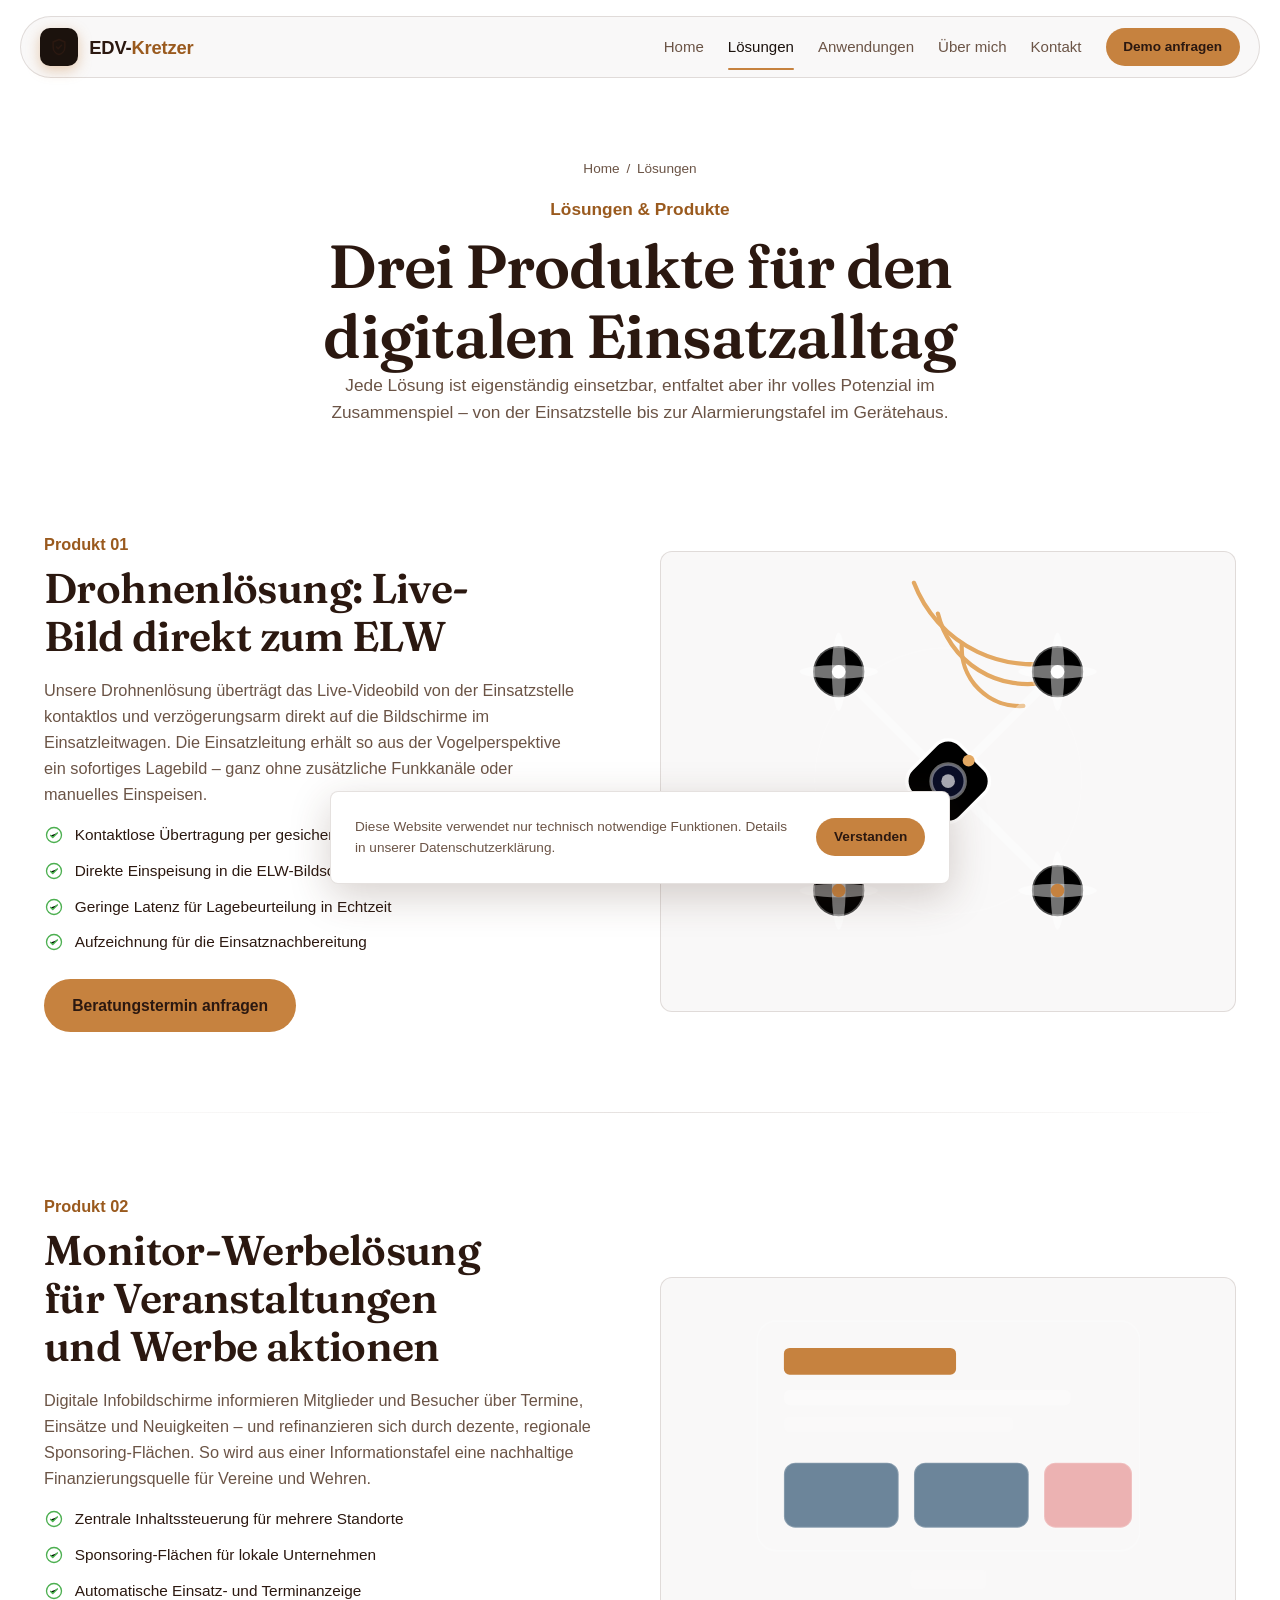
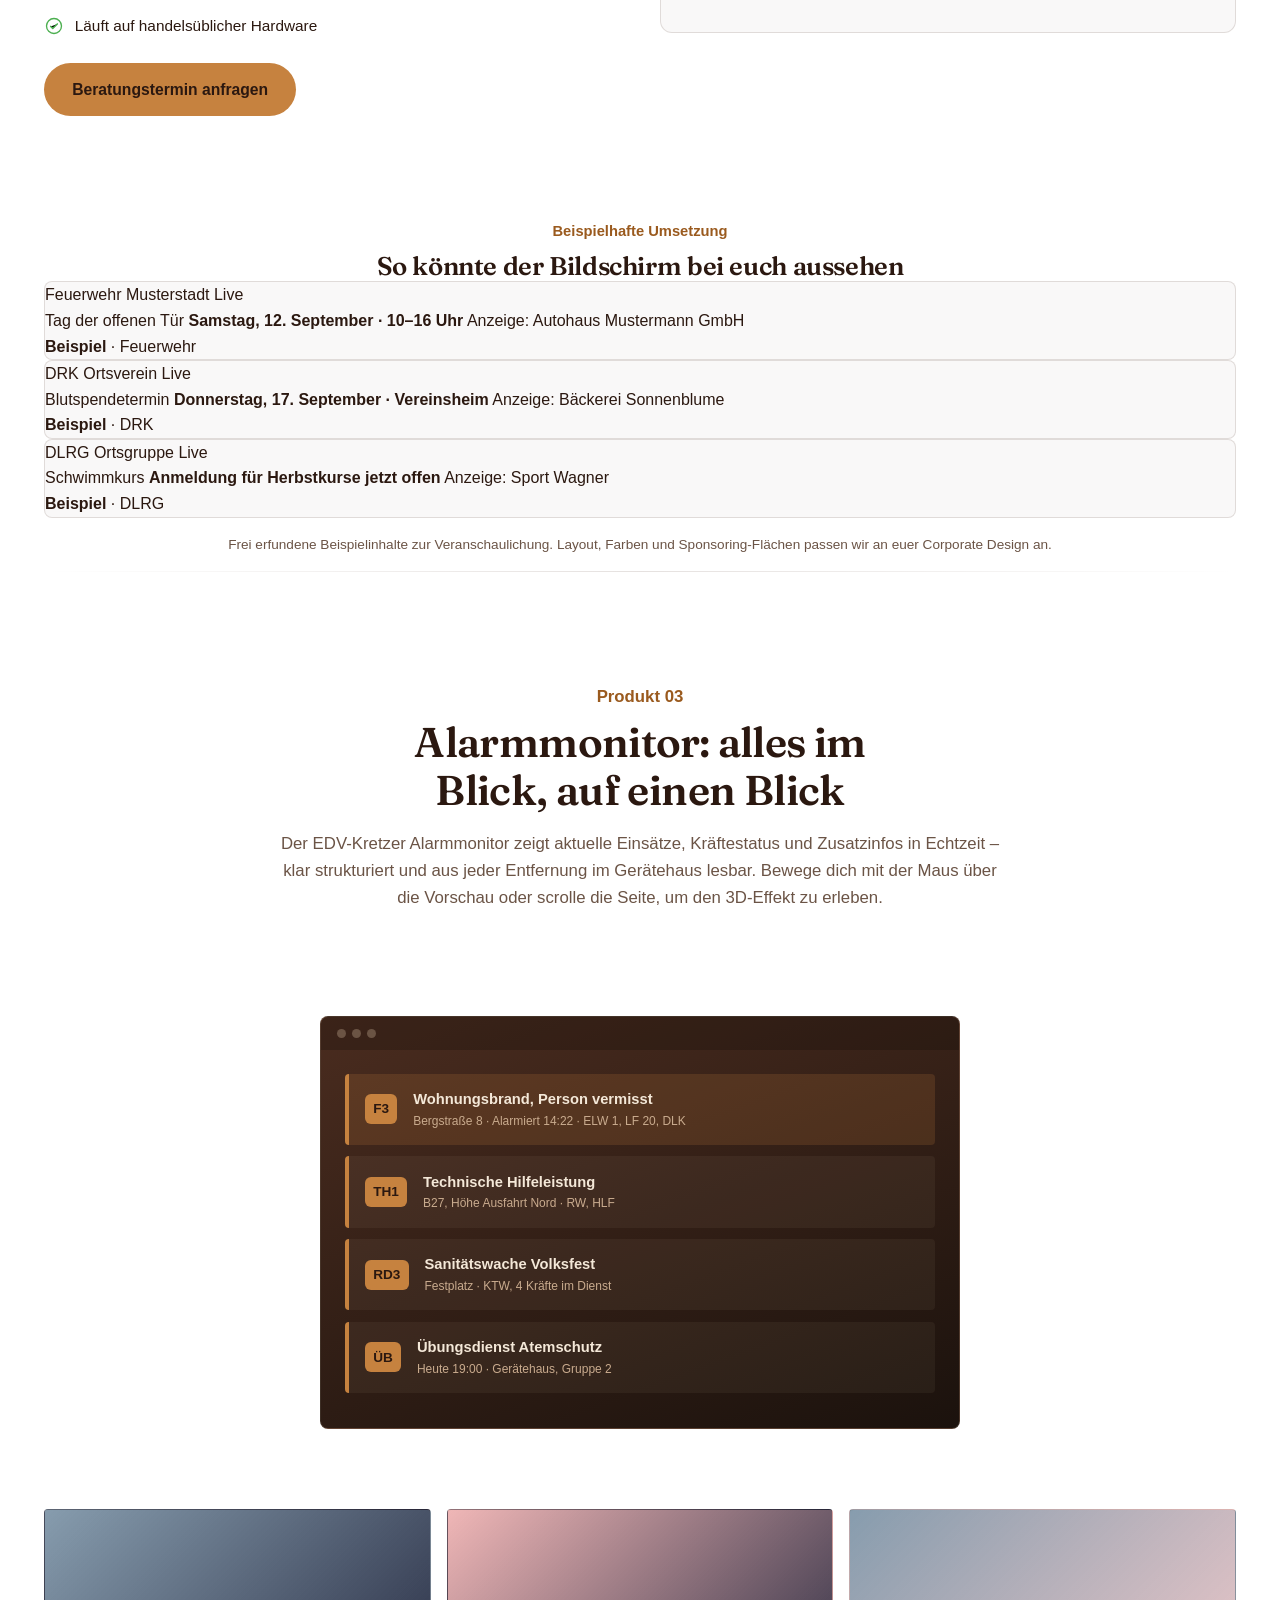
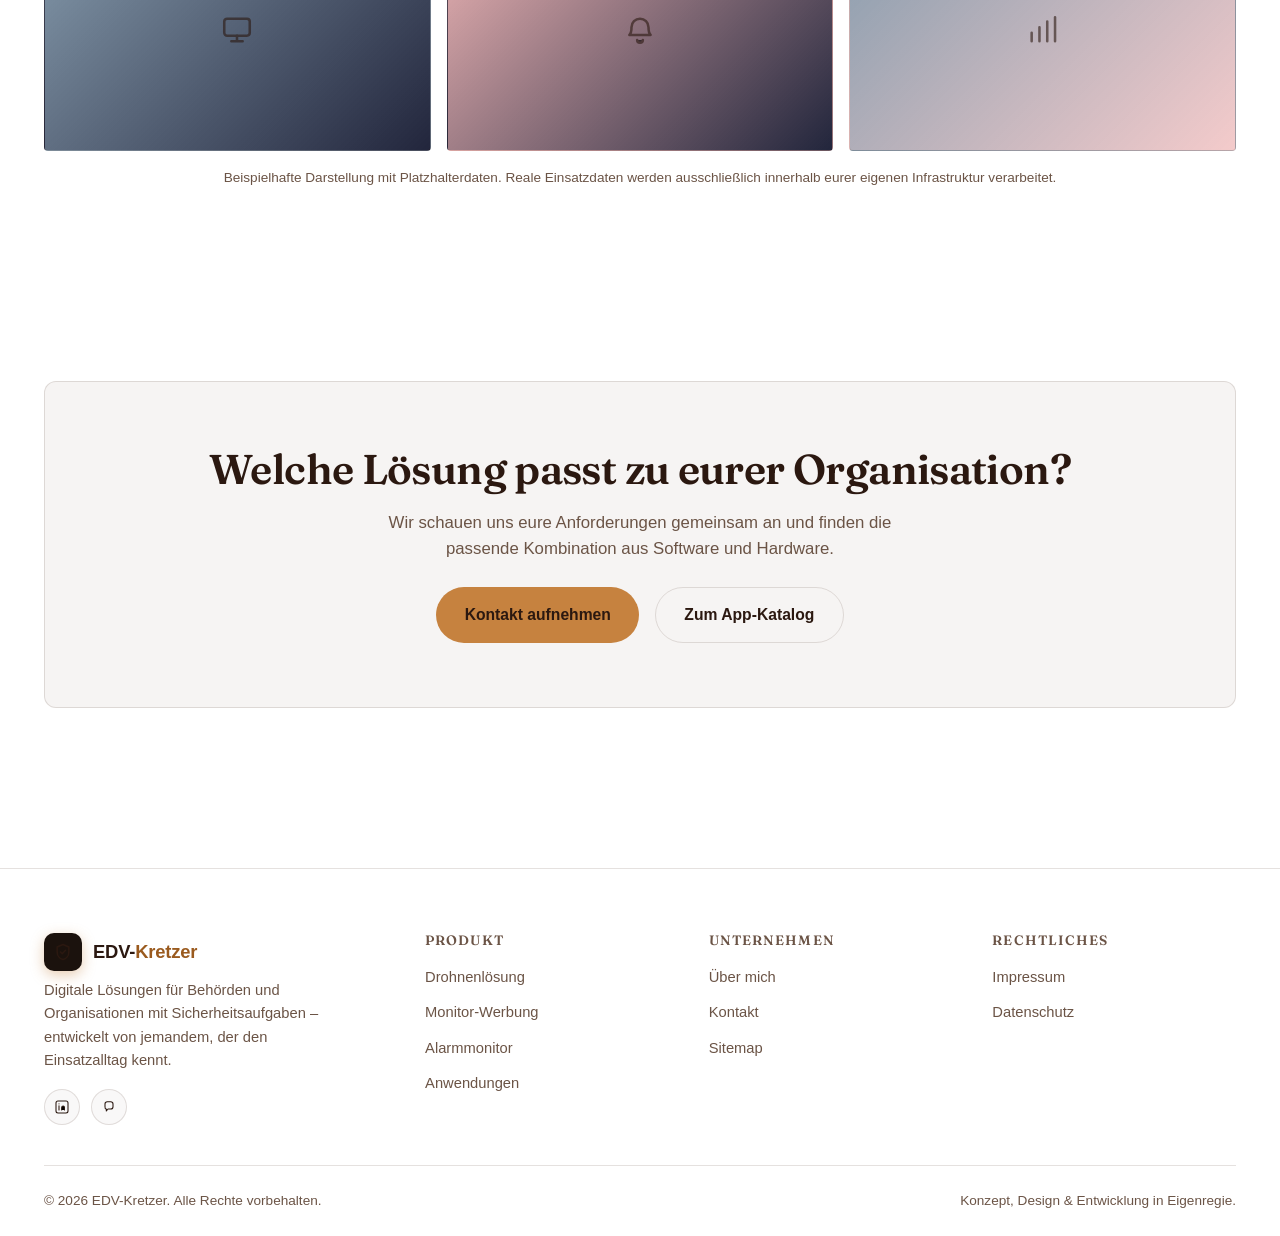
<file: loesungen.html>
<!DOCTYPE html>
<html lang="de">
<head>
  <meta charset="UTF-8">
  <meta name="viewport" content="width=device-width, initial-scale=1.0">
  <title>Lösungen &amp; Produkte – Drohne, Monitor-Werbung &amp; Alarmmonitor | EDV-Kretzer</title>
  <meta name="description" content="Drohnenlösung mit Live-Übertragung zum ELW, digitale Monitor-Werbung für Veranstaltungen und der EDV-Kretzer Alarmmonitor – die drei Kernprodukte im Detail.">
  <meta name="theme-color" content="#0a0e27">
  <link rel="icon" type="image/svg+xml" href="assets/icons/favicon.svg">
  <meta name="robots" content="index, follow">
  <link rel="canonical" href="https://www.edv-kretzer.de/loesungen.html">

  <meta property="og:type" content="website">
  <meta property="og:site_name" content="EDV-Kretzer">
  <meta property="og:title" content="Lösungen &amp; Produkte | EDV-Kretzer">
  <meta property="og:description" content="Drohnenlösung, Monitor-Werbung und Alarmmonitor für BOS-Organisationen.">
  <meta property="og:url" content="https://www.edv-kretzer.de/loesungen.html">
  <meta property="og:locale" content="de_DE">

  <link rel="stylesheet" href="css/style.css">
  <link rel="stylesheet" href="css/animations.css">
</head>
<body>
  <a class="skip-link" href="#main">Zum Inhalt springen</a>

  <header class="site-header">
    <div class="container nav-inner glass">
      <a href="index.html" class="brand" aria-label="EDV-Kretzer Startseite">
        <span class="brand-mark"><svg width="20" height="20"><use href="assets/icons/sprite.svg#icon-shield"></use></svg></span>
        <span>EDV-<em>Kretzer</em></span>
      </a>
      <nav class="nav-links" aria-label="Hauptnavigation">
        <a href="index.html">Home</a>
        <a href="loesungen.html" aria-current="page">Lösungen</a>
        <a href="anwendungen.html">Anwendungen</a>
        <a href="ueber-mich.html">Über mich</a>
        <a href="kontakt.html">Kontakt</a>
      </nav>
      <a href="kontakt.html" class="btn btn-primary btn-sm nav-cta">Demo anfragen</a>
      <button class="nav-toggle" aria-label="Menü öffnen" aria-expanded="false" aria-controls="mobile-menu">
        <span></span><span></span><span></span>
      </button>
    </div>
  </header>

  <div class="mobile-menu" id="mobile-menu">
    <a href="index.html">Home</a>
    <a href="loesungen.html" aria-current="page">Lösungen</a>
    <a href="anwendungen.html">Anwendungen</a>
    <a href="ueber-mich.html">Über mich</a>
    <a href="kontakt.html">Kontakt</a>
    <a href="kontakt.html" class="btn btn-primary mt-4">Demo anfragen</a>
  </div>

  <main id="main">
    <section class="page-hero container">
      <div class="breadcrumbs"><a href="index.html">Home</a><span>/</span><span>Lösungen</span></div>
      <p class="eyebrow text-center">Lösungen &amp; Produkte</p>
      <h1>Drei Produkte für den digitalen Einsatzalltag</h1>
      <p>Jede Lösung ist eigenständig einsetzbar, entfaltet aber ihr volles Potenzial im Zusammenspiel – von der Einsatzstelle bis zur Alarmierungstafel im Gerätehaus.</p>
    </section>

    <!-- Drohnenlösung -->
    <section class="container" id="drohne">
      <div class="solution-block">
        <div class="solution-text reveal">
          <p class="eyebrow">Produkt 01</p>
          <h2>Drohnenlösung: Live-Bild direkt zum ELW</h2>
          <p>Unsere Drohnenlösung überträgt das Live-Videobild von der Einsatzstelle kontaktlos und verzögerungsarm direkt auf die Bildschirme im Einsatzleitwagen. Die Einsatzleitung erhält so aus der Vogelperspektive ein sofortiges Lagebild – ganz ohne zusätzliche Funkkanäle oder manuelles Einspeisen.</p>
          <ul>
            <li><svg><use href="assets/icons/sprite.svg#icon-check"></use></svg> Kontaktlose Übertragung per gesicherter Funkstrecke</li>
            <li><svg><use href="assets/icons/sprite.svg#icon-check"></use></svg> Direkte Einspeisung in die ELW-Bildschirme</li>
            <li><svg><use href="assets/icons/sprite.svg#icon-check"></use></svg> Geringe Latenz für Lagebeurteilung in Echtzeit</li>
            <li><svg><use href="assets/icons/sprite.svg#icon-check"></use></svg> Aufzeichnung für die Einsatznachbereitung</li>
          </ul>
          <a href="kontakt.html?interesse=Drohnenl%C3%B6sung" class="btn btn-primary">Beratungstermin anfragen</a>
        </div>
        <div class="solution-visual glass reveal">
          <svg width="78%" viewBox="0 0 240 240" aria-hidden="true">
            <circle cx="120" cy="120" r="108" fill="none" stroke="rgba(255,255,255,0.06)" stroke-width="1"/>
            <circle cx="120" cy="120" r="78" fill="none" stroke="rgba(255,255,255,0.1)" stroke-width="1"/>

            <!-- Übertragungssignal Richtung ELW -->
            <g class="signal-waves" fill="none" stroke="var(--color-accent-light)" stroke-width="2.5" stroke-linecap="round">
              <path class="wave wave-1" d="M164 76 A34 34 0 0 1 128 40"/>
              <path class="wave wave-2" d="M178 62 A54 54 0 0 1 114 22"/>
              <path class="wave wave-3" d="M192 48 A74 74 0 0 1 100 4"/>
            </g>

            <!-- Motorarme (X-Konfiguration) -->
            <g stroke="rgba(255,255,255,0.35)" stroke-width="5" stroke-linecap="round">
              <line x1="120" y1="120" x2="184" y2="184"/>
              <line x1="120" y1="120" x2="56" y2="184"/>
              <line x1="120" y1="120" x2="56" y2="56"/>
              <line x1="120" y1="120" x2="184" y2="56"/>
            </g>

            <!-- Motor hinten rechts -->
            <circle cx="184" cy="184" r="15" fill="var(--color-primary)" stroke="rgba(255,255,255,0.3)" stroke-width="2"/>
            <g class="propeller-spin">
              <ellipse cx="184" cy="184" rx="23" ry="4" fill="rgba(255,255,255,0.45)"/>
              <ellipse cx="184" cy="184" rx="4" ry="23" fill="rgba(255,255,255,0.45)"/>
            </g>
            <circle cx="184" cy="184" r="4" fill="var(--color-accent)"/>

            <!-- Motor hinten links -->
            <circle cx="56" cy="184" r="15" fill="var(--color-primary)" stroke="rgba(255,255,255,0.3)" stroke-width="2"/>
            <g class="propeller-spin">
              <ellipse cx="56" cy="184" rx="23" ry="4" fill="rgba(255,255,255,0.45)"/>
              <ellipse cx="56" cy="184" rx="4" ry="23" fill="rgba(255,255,255,0.45)"/>
            </g>
            <circle cx="56" cy="184" r="4" fill="var(--color-accent)"/>

            <!-- Motor vorne links -->
            <circle cx="56" cy="56" r="15" fill="var(--color-primary)" stroke="rgba(255,255,255,0.3)" stroke-width="2"/>
            <g class="propeller-spin">
              <ellipse cx="56" cy="56" rx="23" ry="4" fill="rgba(255,255,255,0.45)"/>
              <ellipse cx="56" cy="56" rx="4" ry="23" fill="rgba(255,255,255,0.45)"/>
            </g>
            <circle cx="56" cy="56" r="4" fill="#fff"/>

            <!-- Motor vorne rechts -->
            <circle cx="184" cy="56" r="15" fill="var(--color-primary)" stroke="rgba(255,255,255,0.3)" stroke-width="2"/>
            <g class="propeller-spin">
              <ellipse cx="184" cy="56" rx="23" ry="4" fill="rgba(255,255,255,0.45)"/>
              <ellipse cx="184" cy="56" rx="4" ry="23" fill="rgba(255,255,255,0.45)"/>
            </g>
            <circle cx="184" cy="56" r="4" fill="#fff"/>

            <!-- Zentrale Karosserie -->
            <rect x="100" y="100" width="40" height="40" rx="10" transform="rotate(45 120 120)" fill="var(--color-primary)" stroke="#fff" stroke-width="2"/>
            <circle cx="120" cy="120" r="10" fill="#0a0e27" stroke="rgba(255,255,255,0.4)" stroke-width="2"/>
            <circle cx="120" cy="120" r="4" fill="rgba(255,255,255,0.65)"/>
            <circle class="rec-dot" cx="132" cy="108" r="3.5" fill="var(--color-accent-light)"/>
          </svg>
        </div>
      </div>
    </section>

    <div class="container"><div class="divider"></div></div>

    <!-- Monitor-Werbung -->
    <section class="container" id="monitor">
      <div class="solution-block reverse">
        <div class="solution-text reveal">
          <p class="eyebrow">Produkt 02</p>
          <h2>Monitor-Werbelösung für Veranstaltungen und Werbe aktionen</h2>
          <p>Digitale Infobildschirme informieren Mitglieder und Besucher über Termine, Einsätze und Neuigkeiten – und refinanzieren sich durch dezente, regionale Sponsoring-Flächen. So wird aus einer Informationstafel eine nachhaltige Finanzierungsquelle für Vereine und Wehren.</p>
          <ul>
            <li><svg><use href="assets/icons/sprite.svg#icon-check"></use></svg> Zentrale Inhaltssteuerung für mehrere Standorte</li>
            <li><svg><use href="assets/icons/sprite.svg#icon-check"></use></svg> Sponsoring-Flächen für lokale Unternehmen</li>
            <li><svg><use href="assets/icons/sprite.svg#icon-check"></use></svg> Automatische Einsatz- und Terminanzeige</li>
            <li><svg><use href="assets/icons/sprite.svg#icon-check"></use></svg> Läuft auf handelsüblicher Hardware</li>
          </ul>
          <a href="kontakt.html?interesse=Monitor-Werbel%C3%B6sung" class="btn btn-primary">Beratungstermin anfragen</a>
        </div>
        <div class="solution-visual glass reveal">
          <svg width="80%" viewBox="0 0 220 160" aria-hidden="true">
            <rect x="10" y="10" width="200" height="120" rx="10" fill="rgba(255,255,255,0.05)" stroke="rgba(255,255,255,0.2)"/>
            <rect x="24" y="24" width="90" height="14" rx="3" fill="var(--color-accent)"/>
            <rect x="24" y="46" width="150" height="8" rx="3" fill="rgba(255,255,255,0.25)"/>
            <rect x="24" y="60" width="120" height="8" rx="3" fill="rgba(255,255,255,0.15)"/>
            <rect x="24" y="84" width="60" height="34" rx="6" fill="rgba(15,58,93,0.6)" stroke="rgba(255,255,255,0.2)"/>
            <rect x="92" y="84" width="60" height="34" rx="6" fill="rgba(15,58,93,0.6)" stroke="rgba(255,255,255,0.2)"/>
            <rect x="160" y="84" width="46" height="34" rx="6" fill="rgba(211,47,47,0.35)" stroke="rgba(255,255,255,0.2)"/>
            <rect x="90" y="140" width="40" height="10" rx="3" fill="rgba(255,255,255,0.15)"/>
          </svg>
        </div>
      </div>

      <p class="eyebrow text-center mt-4">Beispielhafte Umsetzung</p>
      <h3 class="text-center">So könnte der Bildschirm bei euch aussehen</h3>
      <div class="example-grid">
        <figure class="mini-monitor glass-card reveal org-feuerwehr">
          <div class="screen-bar"><span></span><span></span><span></span></div>
          <div class="mini-screen">
            <div class="org-row">
              <span class="org-id"><span class="org-dot"></span> Feuerwehr Musterstadt</span>
              <span><span class="live-dot"></span>Live</span>
            </div>
            <div class="ad-banner">
              <span class="ad-eyebrow">Tag der offenen Tür</span>
              <strong>Samstag, 12. September · 10–16 Uhr</strong>
              <span class="sponsor">Anzeige: Autohaus Mustermann GmbH</span>
            </div>
            <div class="info-line"></div>
            <div class="info-line short"></div>
          </div>
          <figcaption class="example-caption"><strong>Beispiel</strong> · Feuerwehr</figcaption>
        </figure>

        <figure class="mini-monitor glass-card reveal org-drk">
          <div class="screen-bar"><span></span><span></span><span></span></div>
          <div class="mini-screen">
            <div class="org-row">
              <span class="org-id"><span class="org-dot"></span> DRK Ortsverein</span>
              <span><span class="live-dot"></span>Live</span>
            </div>
            <div class="ad-banner">
              <span class="ad-eyebrow">Blutspendetermin</span>
              <strong>Donnerstag, 17. September · Vereinsheim</strong>
              <span class="sponsor">Anzeige: Bäckerei Sonnenblume</span>
            </div>
            <div class="info-line"></div>
            <div class="info-line short"></div>
          </div>
          <figcaption class="example-caption"><strong>Beispiel</strong> · DRK</figcaption>
        </figure>

        <figure class="mini-monitor glass-card reveal org-dlrg">
          <div class="screen-bar"><span></span><span></span><span></span></div>
          <div class="mini-screen">
            <div class="org-row">
              <span class="org-id"><span class="org-dot"></span> DLRG Ortsgruppe</span>
              <span><span class="live-dot"></span>Live</span>
            </div>
            <div class="ad-banner">
              <span class="ad-eyebrow">Schwimmkurs</span>
              <strong>Anmeldung für Herbstkurse jetzt offen</strong>
              <span class="sponsor">Anzeige: Sport Wagner</span>
            </div>
            <div class="info-line"></div>
            <div class="info-line short"></div>
          </div>
          <figcaption class="example-caption"><strong>Beispiel</strong> · DLRG</figcaption>
        </figure>
      </div>
      <p class="text-center mt-2" style="font-size:0.85rem; color: var(--color-text-muted);">Frei erfundene Beispielinhalte zur Veranschaulichung. Layout, Farben und Sponsoring-Flächen passen wir an euer Corporate Design an.</p>
    </section>

    <div class="container"><div class="divider"></div></div>

    <!-- Alarmmonitor -->
    <section class="section" id="alarmmonitor">
      <div class="container">
        <div class="section-head reveal">
          <p class="eyebrow">Produkt 03</p>
          <h2>Alarmmonitor: alles im Blick, auf einen Blick</h2>
          <p>Der EDV-Kretzer Alarmmonitor zeigt aktuelle Einsätze, Kräftestatus und Zusatzinfos in Echtzeit – klar strukturiert und aus jeder Entfernung im Gerätehaus lesbar. Bewege dich mit der Maus über die Vorschau oder scrolle die Seite, um den 3D-Effekt zu erleben.</p>
        </div>

        <div class="alarm-monitor-3d reveal">
          <div class="monitor-frame">
            <div class="screen-bar"><span></span><span></span><span></span></div>
            <div class="screen">
              <div class="alarm-row active">
                <span class="code">F3</span>
                <div class="meta"><strong>Wohnungsbrand, Person vermisst</strong><span>Bergstraße 8 · Alarmiert 14:22 · ELW 1, LF 20, DLK</span></div>
              </div>
              <div class="alarm-row">
                <span class="code">TH1</span>
                <div class="meta"><strong>Technische Hilfeleistung</strong><span>B27, Höhe Ausfahrt Nord · RW, HLF</span></div>
              </div>
              <div class="alarm-row">
                <span class="code">RD3</span>
                <div class="meta"><strong>Sanitätswache Volksfest</strong><span>Festplatz · KTW, 4 Kräfte im Dienst</span></div>
              </div>
              <div class="alarm-row">
                <span class="code">ÜB</span>
                <div class="meta"><strong>Übungsdienst Atemschutz</strong><span>Heute 19:00 · Gerätehaus, Gruppe 2</span></div>
              </div>
            </div>
          </div>
        </div>

        <div class="gallery-strip reveal">
          <div class="shot glass-card" aria-hidden="true" style="display:flex;align-items:center;justify-content:center;background:linear-gradient(135deg, rgba(15,58,93,0.5), rgba(10,14,39,0.9));">
            <svg width="34" height="34" style="opacity:.6"><use href="assets/icons/sprite.svg#icon-monitor"></use></svg>
          </div>
          <div class="shot glass-card" aria-hidden="true" style="display:flex;align-items:center;justify-content:center;background:linear-gradient(135deg, rgba(211,47,47,0.35), rgba(10,14,39,0.9));">
            <svg width="34" height="34" style="opacity:.6"><use href="assets/icons/sprite.svg#icon-bell"></use></svg>
          </div>
          <div class="shot glass-card" aria-hidden="true" style="display:flex;align-items:center;justify-content:center;background:linear-gradient(135deg, rgba(15,58,93,0.5), rgba(211,47,47,0.25));">
            <svg width="34" height="34" style="opacity:.6"><use href="assets/icons/sprite.svg#icon-signal"></use></svg>
          </div>
        </div>
        <p class="text-center mt-2" style="font-size:0.85rem; color: var(--color-text-muted);">Beispielhafte Darstellung mit Platzhalterdaten. Reale Einsatzdaten werden ausschließlich innerhalb eurer eigenen Infrastruktur verarbeitet.</p>
      </div>
    </section>

    <section class="section">
      <div class="container">
        <div class="cta-section glass reveal">
          <h2>Welche Lösung passt zu eurer Organisation?</h2>
          <p>Wir schauen uns eure Anforderungen gemeinsam an und finden die passende Kombination aus Software und Hardware.</p>
          <div class="cta-actions">
            <a href="kontakt.html" class="btn btn-primary">Kontakt aufnehmen</a>
            <a href="anwendungen.html" class="btn btn-outline">Zum App-Katalog</a>
          </div>
        </div>
      </div>
    </section>
  </main>

  <footer class="site-footer">
    <div class="container">
      <div class="footer-grid">
        <div class="footer-brand">
          <a href="index.html" class="brand">
            <span class="brand-mark"><svg width="20" height="20"><use href="assets/icons/sprite.svg#icon-shield"></use></svg></span>
            <span>EDV-<em>Kretzer</em></span>
          </a>
          <p>Digitale Lösungen für Behörden und Organisationen mit Sicherheitsaufgaben – entwickelt von jemandem, der den Einsatzalltag kennt.</p>
          <div class="social-row mt-2">
            <a href="#" aria-label="LinkedIn"><svg width="16" height="16"><use href="assets/icons/sprite.svg#icon-linkedin"></use></svg></a>
            <a href="#" aria-label="Mastodon"><svg width="16" height="16"><use href="assets/icons/sprite.svg#icon-mastodon"></use></svg></a>
          </div>
        </div>
        <div class="footer-col">
          <h4>Produkt</h4>
          <ul>
            <li><a href="loesungen.html#drohne">Drohnenlösung</a></li>
            <li><a href="loesungen.html#monitor">Monitor-Werbung</a></li>
            <li><a href="loesungen.html#alarmmonitor">Alarmmonitor</a></li>
            <li><a href="anwendungen.html">Anwendungen</a></li>
          </ul>
        </div>
        <div class="footer-col">
          <h4>Unternehmen</h4>
          <ul>
            <li><a href="ueber-mich.html">Über mich</a></li>
            <li><a href="kontakt.html">Kontakt</a></li>
            <li><a href="sitemap.html">Sitemap</a></li>
          </ul>
        </div>
        <div class="footer-col">
          <h4>Rechtliches</h4>
          <ul>
            <li><a href="impressum.html">Impressum</a></li>
            <li><a href="datenschutz.html">Datenschutz</a></li>
          </ul>
        </div>
      </div>
      <div class="footer-bottom">
        <span>© <span data-year></span> EDV-Kretzer. Alle Rechte vorbehalten.</span>
        <span>Konzept, Design &amp; Entwicklung in Eigenregie.</span>
      </div>
    </div>
  </footer>

  <div class="info-banner glass" role="status">
    <p>Diese Website verwendet nur technisch notwendige Funktionen. Details in unserer <a href="datenschutz.html">Datenschutzerklärung</a>.</p>
    <div class="info-banner-actions">
      <button class="btn btn-primary btn-sm" data-banner-accept>Verstanden</button>
    </div>
  </div>

  <script src="js/main.js"></script>
</body>
</html>
</file>
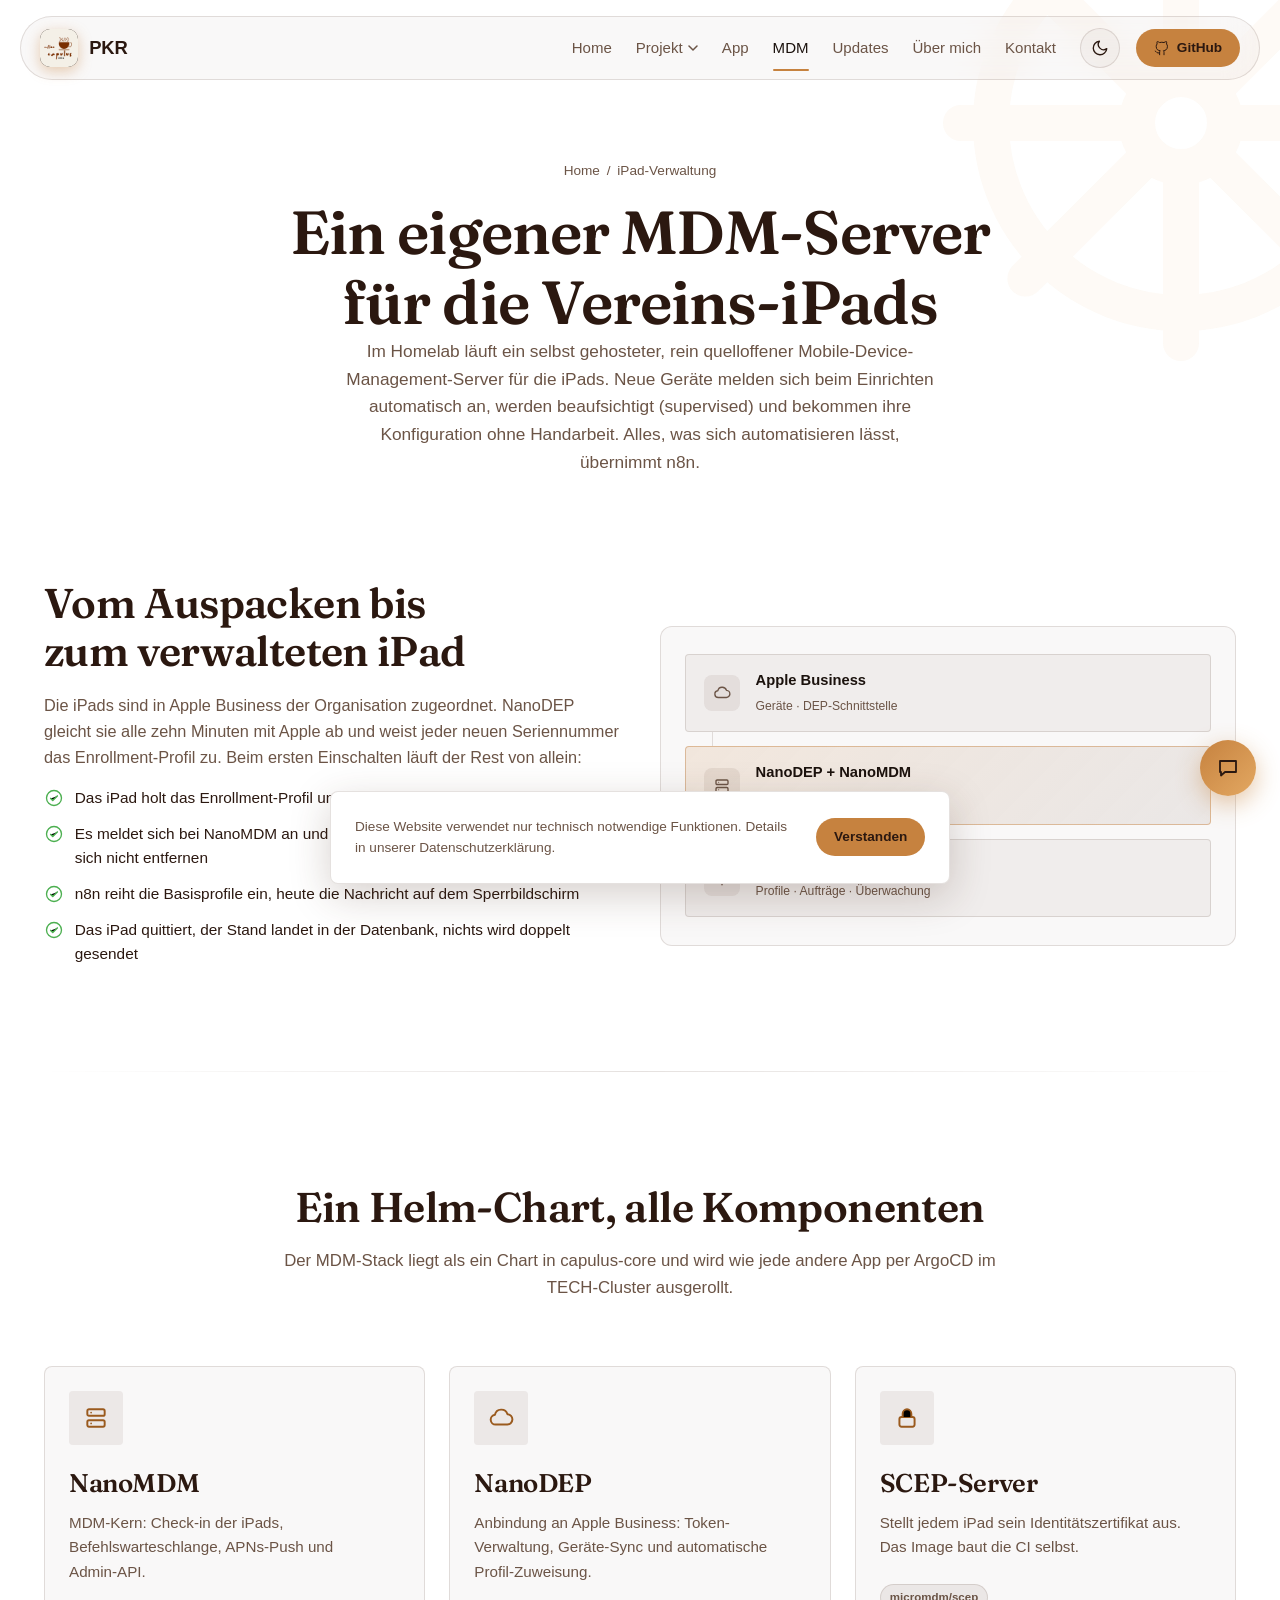
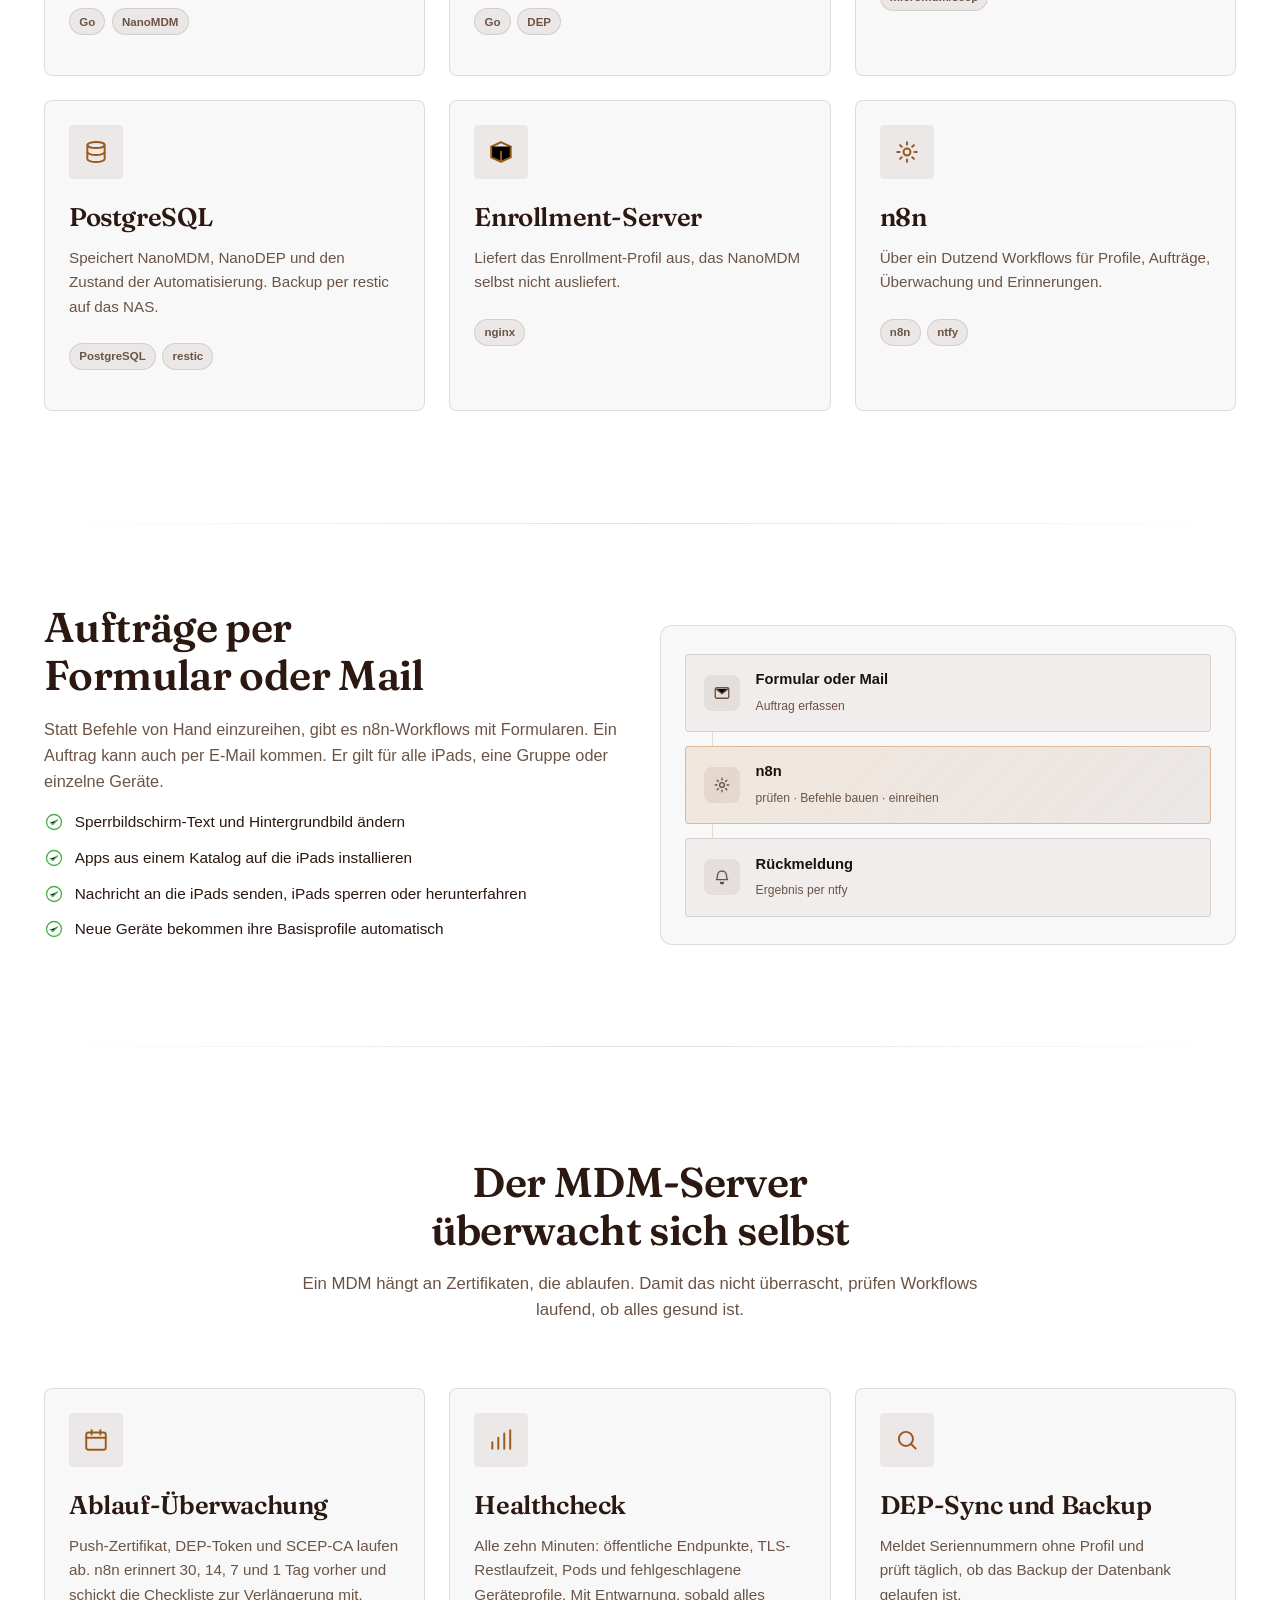
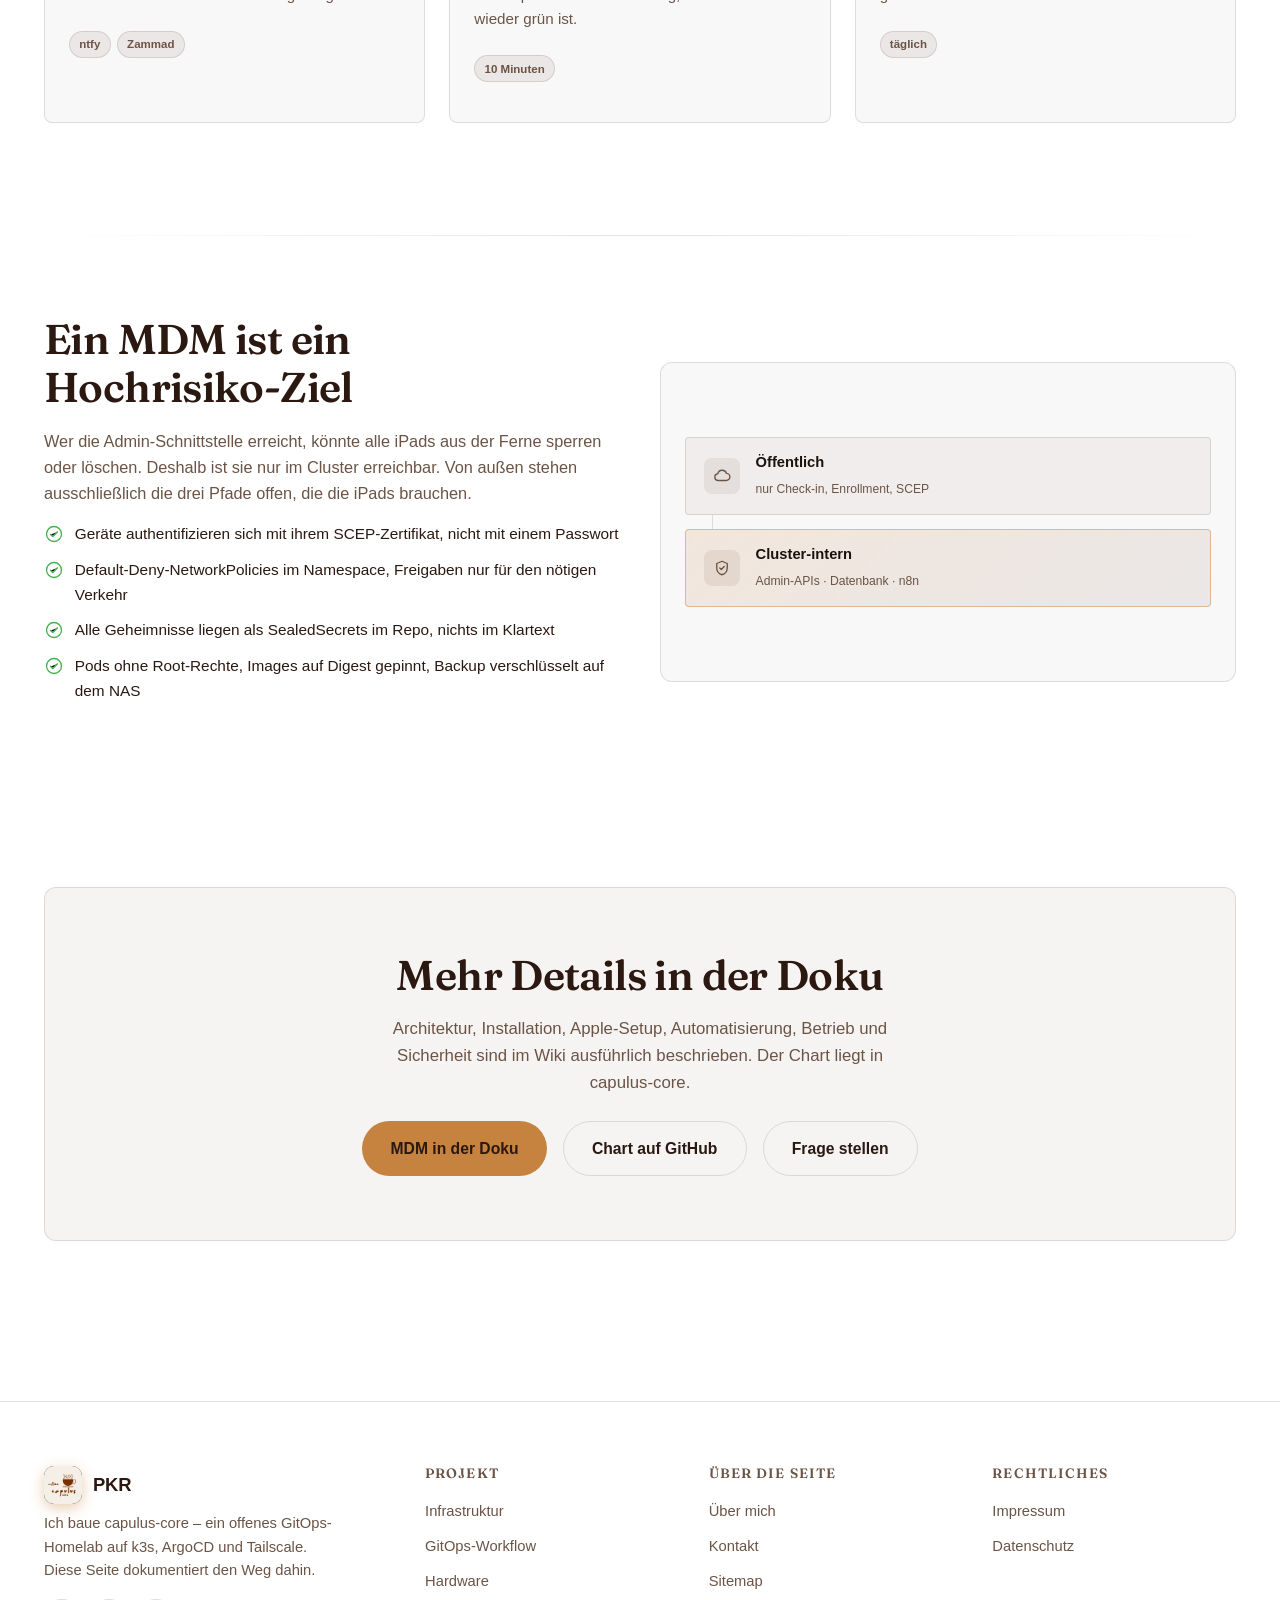
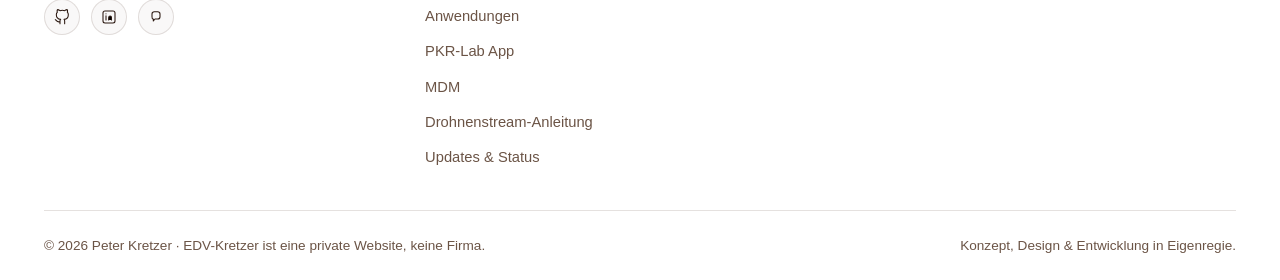
<file: mdm.html>
<!DOCTYPE html>
<html lang="de">
<head>
  <meta charset="UTF-8">
  <meta name="viewport" content="width=device-width, initial-scale=1.0">
  <title>Eigener MDM-Server für iPads mit NanoMDM | PKR</title>
  <meta name="description" content="Self-hosted MDM für die Vereins-iPads: NanoMDM, NanoDEP und SCEP auf k3s, automatisches Enrollment über Apple Business und Automatisierung mit n8n.">
  <meta name="theme-color" content="#ffffff" media="(prefers-color-scheme: light)">
  <meta name="theme-color" content="#17100c" media="(prefers-color-scheme: dark)">
  <link rel="icon" type="image/png" href="assets/icons/logo-pkr.png">
  <meta name="robots" content="index, follow">
  <link rel="canonical" href="https://www.pkr-docs.de/mdm/">

  <link rel="preload" href="assets/fonts/fraunces-latin-wght-normal.woff2" as="font" type="font/woff2" crossorigin>
  <link rel="stylesheet" href="css/style.css">
  <link rel="stylesheet" href="css/animations.css">
  <script src="js/theme.js"></script>
  <meta property="og:type" content="website" data-seo>
  <meta property="og:site_name" content="PKR" data-seo>
  <meta property="og:title" content="Eigener MDM-Server für iPads mit NanoMDM" data-seo>
  <meta property="og:description" content="Self-hosted MDM für die Vereins-iPads: NanoMDM, NanoDEP und SCEP auf k3s, automatisches Enrollment über Apple Business und Automatisierung mit n8n." data-seo>
  <meta property="og:url" content="https://www.pkr-docs.de/mdm/" data-seo>
  <meta property="og:locale" content="de_DE" data-seo>
  <meta name="twitter:card" content="summary" data-seo>
  <meta name="twitter:title" content="Eigener MDM-Server für iPads mit NanoMDM" data-seo>
  <meta name="twitter:description" content="Self-hosted MDM für die Vereins-iPads: NanoMDM, NanoDEP und SCEP auf k3s, automatisches Enrollment über Apple Business und Automatisierung mit n8n." data-seo>
  <script type="application/ld+json" data-seo>
{
  "@context": "https://schema.org",
  "@graph": [
    {
      "@type": "WebPage",
      "@id": "https://www.pkr-docs.de/mdm/#webpage",
      "url": "https://www.pkr-docs.de/mdm/",
      "name": "Eigener MDM-Server für iPads mit NanoMDM",
      "description": "Self-hosted MDM für die Vereins-iPads: NanoMDM, NanoDEP und SCEP auf k3s, automatisches Enrollment über Apple Business und Automatisierung mit n8n.",
      "inLanguage": "de-DE",
      "isPartOf": {
        "@id": "https://www.pkr-docs.de/#website"
      }
    },
    {
      "@type": "BreadcrumbList",
      "itemListElement": [
        {
          "@type": "ListItem",
          "position": 1,
          "name": "Home",
          "item": "https://www.pkr-docs.de/"
        },
        {
          "@type": "ListItem",
          "position": 2,
          "name": "iPad-Verwaltung",
          "item": "https://www.pkr-docs.de/mdm/"
        }
      ]
    }
  ]
}
  </script>
</head>
<body>
  <div class="bg-wheel bg-wheel-sm" aria-hidden="true"><svg><use href="assets/icons/sprite.svg#icon-wheel"></use></svg></div>
  <a class="skip-link" href="#main">Zum Inhalt springen</a>

  <header class="site-header">
    <div class="container nav-inner glass">
      <a href="index.html" class="brand" aria-label="PKR Startseite">
        <span class="brand-mark"><img src="assets/icons/logo-pkr.png" width="38" height="38" alt=""></span>
        <span>PKR</span>
      </a>
      <nav class="nav-links" aria-label="Hauptnavigation">
        <a href="index.html">Home</a>
        <div class="nav-dropdown">
          <button type="button" class="nav-dropdown-trigger" aria-expanded="false" aria-haspopup="true" aria-controls="projekt-menu">
            Projekt
            <svg class="nav-dropdown-caret" width="10" height="10" viewBox="0 0 10 6" aria-hidden="true"><path d="M1 1l4 4 4-4" stroke="currentColor" stroke-width="1.5" fill="none" stroke-linecap="round" stroke-linejoin="round"/></svg>
          </button>
          <div class="nav-dropdown-menu" id="projekt-menu">
            <a href="projekt.html">Projekt-Übersicht</a>
            <a href="capulus.html">capulus im Überblick</a>
            <a href="anwendungen.html">Anwendungen</a>
            <a href="mediamtx-drohnenstream.html">Drohnenstream-Anleitung</a>
          </div>
        </div>
        <a href="app.html">App</a>
        <a href="mdm.html" aria-current="page">MDM</a>
        <a href="updates.html">Updates</a>
        <a href="ueber-mich.html">Über mich</a>
        <a href="kontakt.html">Kontakt</a>
      </nav>
<button type="button" class="theme-toggle" aria-label="Farbschema wechseln" title="Hell oder dunkel">
        <svg class="icon-sun" width="18" height="18" viewBox="0 0 24 24" fill="none" stroke="currentColor" stroke-width="1.8" stroke-linecap="round" stroke-linejoin="round" aria-hidden="true"><circle cx="12" cy="12" r="4"/><path d="M12 2v2M12 20v2M4.9 4.9l1.4 1.4M17.7 17.7l1.4 1.4M2 12h2M20 12h2M4.9 19.1l1.4-1.4M17.7 6.3l1.4-1.4"/></svg>
        <svg class="icon-moon" width="18" height="18" viewBox="0 0 24 24" fill="none" stroke="currentColor" stroke-width="1.8" stroke-linecap="round" stroke-linejoin="round" aria-hidden="true"><path d="M21 12.8A9 9 0 1 1 11.2 3a7 7 0 0 0 9.8 9.8z"/></svg>
      </button>

      <a href="https://github.com/pkr-lab" target="_blank" rel="noopener" class="btn btn-primary btn-sm nav-cta"><svg width="15" height="15"><use href="assets/icons/sprite.svg#icon-github"></use></svg> GitHub</a>
      <button type="button" class="nav-toggle" aria-label="Menü öffnen" aria-expanded="false" aria-controls="mobile-menu">
        <span></span><span></span><span></span>
      </button>
    </div>
  </header>

  <div class="mobile-menu" id="mobile-menu">
    <a href="index.html">Home</a>
    <a href="projekt.html">Projekt</a>
    <a href="capulus.html" class="sub">capulus im Überblick</a>
    <a href="anwendungen.html" class="sub">Anwendungen</a>
    <a href="mediamtx-drohnenstream.html" class="sub">Drohnenstream-Anleitung</a>
    <a href="app.html">App</a>
    <a href="mdm.html" aria-current="page">MDM</a>
    <a href="updates.html">Updates</a>
    <a href="ueber-mich.html">Über mich</a>
    <a href="kontakt.html">Kontakt</a>
    <a href="https://github.com/pkr-lab" target="_blank" rel="noopener" class="btn btn-primary mt-4"><svg width="16" height="16"><use href="assets/icons/sprite.svg#icon-github"></use></svg> GitHub ansehen</a>
  </div>

  <main id="main">
    <section class="page-hero container">
      <div class="breadcrumbs"><a href="index.html">Home</a><span>/</span><span>iPad-Verwaltung</span></div>
      <h1>Ein eigener MDM-Server für die Vereins-iPads</h1>
      <p>Im Homelab läuft ein selbst gehosteter, rein quelloffener Mobile-Device-Management-Server für die iPads. Neue Geräte melden sich beim Einrichten automatisch an, werden beaufsichtigt (supervised) und bekommen ihre Konfiguration ohne Handarbeit. Alles, was sich automatisieren lässt, übernimmt n8n.</p>
    </section>

    <!-- Ablauf -->
    <section class="container" id="ablauf">
      <div class="solution-block">
        <div class="solution-text">
          <h2>Vom Auspacken bis zum verwalteten iPad</h2>
          <p>Die iPads sind in Apple Business der Organisation zugeordnet. NanoDEP gleicht sie alle zehn Minuten mit Apple ab und weist jeder neuen Seriennummer das Enrollment-Profil zu. Beim ersten Einschalten läuft der Rest von allein:</p>
          <ul>
            <li><svg><use href="assets/icons/sprite.svg#icon-check"></use></svg> Das iPad holt das Enrollment-Profil und bezieht per SCEP sein Geräte-Zertifikat</li>
            <li><svg><use href="assets/icons/sprite.svg#icon-check"></use></svg> Es meldet sich bei NanoMDM an und ist ab dann beaufsichtigt, das MDM lässt sich nicht entfernen</li>
            <li><svg><use href="assets/icons/sprite.svg#icon-check"></use></svg> n8n reiht die Basisprofile ein, heute die Nachricht auf dem Sperrbildschirm</li>
            <li><svg><use href="assets/icons/sprite.svg#icon-check"></use></svg> Das iPad quittiert, der Stand landet in der Datenbank, nichts wird doppelt gesendet</li>
          </ul>
        </div>
        <div class="solution-visual glass">
          <div class="stack-diagram">
            <div class="stack-layer">
              <span class="stack-icon"><svg><use href="assets/icons/sprite.svg#icon-cloud"></use></svg></span>
              <div><strong>Apple Business</strong><span>Geräte · DEP-Schnittstelle</span></div>
            </div>
            <div class="stack-connector"></div>
            <div class="stack-layer highlight">
              <span class="stack-icon"><svg><use href="assets/icons/sprite.svg#icon-server"></use></svg></span>
              <div><strong>NanoDEP + NanoMDM</strong><span>Zuweisung · Check-in · Befehle</span></div>
            </div>
            <div class="stack-connector"></div>
            <div class="stack-layer">
              <span class="stack-icon"><svg><use href="assets/icons/sprite.svg#icon-cog"></use></svg></span>
              <div><strong>n8n</strong><span>Profile · Aufträge · Überwachung</span></div>
            </div>
          </div>
        </div>
      </div>
    </section>

    <div class="container"><div class="divider"></div></div>

    <!-- Komponenten -->
    <section class="section" id="komponenten">
      <div class="container">
        <div class="section-head">
          <h2>Ein Helm-Chart, alle Komponenten</h2>
          <p>Der MDM-Stack liegt als ein Chart in capulus-core und wird wie jede andere App per ArgoCD im TECH-Cluster ausgerollt.</p>
        </div>
        <div class="grid grid-3">
          <article class="product-card glass-card">
            <div class="card-icon"><svg width="26" height="26"><use href="assets/icons/sprite.svg#icon-server"></use></svg></div>
            <h3>NanoMDM</h3>
            <p>MDM-Kern: Check-in der iPads, Befehlswarteschlange, APNs-Push und Admin-API.</p>
            <div class="tag-row"><span class="tag">Go</span><span class="tag">NanoMDM</span></div>
          </article>
          <article class="product-card glass-card">
            <div class="card-icon"><svg width="26" height="26"><use href="assets/icons/sprite.svg#icon-cloud"></use></svg></div>
            <h3>NanoDEP</h3>
            <p>Anbindung an Apple Business: Token-Verwaltung, Geräte-Sync und automatische Profil-Zuweisung.</p>
            <div class="tag-row"><span class="tag">Go</span><span class="tag">DEP</span></div>
          </article>
          <article class="product-card glass-card">
            <div class="card-icon"><svg width="26" height="26"><use href="assets/icons/sprite.svg#icon-lock"></use></svg></div>
            <h3>SCEP-Server</h3>
            <p>Stellt jedem iPad sein Identitätszertifikat aus. Das Image baut die CI selbst.</p>
            <div class="tag-row"><span class="tag">micromdm/scep</span></div>
          </article>
          <article class="product-card glass-card">
            <div class="card-icon"><svg width="26" height="26"><use href="assets/icons/sprite.svg#icon-database"></use></svg></div>
            <h3>PostgreSQL</h3>
            <p>Speichert NanoMDM, NanoDEP und den Zustand der Automatisierung. Backup per restic auf das NAS.</p>
            <div class="tag-row"><span class="tag">PostgreSQL</span><span class="tag">restic</span></div>
          </article>
          <article class="product-card glass-card">
            <div class="card-icon"><svg width="26" height="26"><use href="assets/icons/sprite.svg#icon-box"></use></svg></div>
            <h3>Enrollment-Server</h3>
            <p>Liefert das Enrollment-Profil aus, das NanoMDM selbst nicht ausliefert.</p>
            <div class="tag-row"><span class="tag">nginx</span></div>
          </article>
          <article class="product-card glass-card">
            <div class="card-icon"><svg width="26" height="26"><use href="assets/icons/sprite.svg#icon-cog"></use></svg></div>
            <h3>n8n</h3>
            <p>Über ein Dutzend Workflows für Profile, Aufträge, Überwachung und Erinnerungen.</p>
            <div class="tag-row"><span class="tag">n8n</span><span class="tag">ntfy</span></div>
          </article>
        </div>
      </div>
    </section>

    <div class="container"><div class="divider"></div></div>

    <!-- Automatisierung -->
    <section class="container" id="automatisierung">
      <div class="solution-block reverse">
        <div class="solution-text">
          <h2>Aufträge per Formular oder Mail</h2>
          <p>Statt Befehle von Hand einzureihen, gibt es n8n-Workflows mit Formularen. Ein Auftrag kann auch per E-Mail kommen. Er gilt für alle iPads, eine Gruppe oder einzelne Geräte.</p>
          <ul>
            <li><svg><use href="assets/icons/sprite.svg#icon-check"></use></svg> Sperrbildschirm-Text und Hintergrundbild ändern</li>
            <li><svg><use href="assets/icons/sprite.svg#icon-check"></use></svg> Apps aus einem Katalog auf die iPads installieren</li>
            <li><svg><use href="assets/icons/sprite.svg#icon-check"></use></svg> Nachricht an die iPads senden, iPads sperren oder herunterfahren</li>
            <li><svg><use href="assets/icons/sprite.svg#icon-check"></use></svg> Neue Geräte bekommen ihre Basisprofile automatisch</li>
          </ul>
        </div>
        <div class="solution-visual glass">
          <div class="stack-diagram">
            <div class="stack-layer">
              <span class="stack-icon"><svg><use href="assets/icons/sprite.svg#icon-mail"></use></svg></span>
              <div><strong>Formular oder Mail</strong><span>Auftrag erfassen</span></div>
            </div>
            <div class="stack-connector"></div>
            <div class="stack-layer highlight">
              <span class="stack-icon"><svg><use href="assets/icons/sprite.svg#icon-cog"></use></svg></span>
              <div><strong>n8n</strong><span>prüfen · Befehle bauen · einreihen</span></div>
            </div>
            <div class="stack-connector"></div>
            <div class="stack-layer">
              <span class="stack-icon"><svg><use href="assets/icons/sprite.svg#icon-bell"></use></svg></span>
              <div><strong>Rückmeldung</strong><span>Ergebnis per ntfy</span></div>
            </div>
          </div>
        </div>
      </div>
    </section>

    <div class="container"><div class="divider"></div></div>

    <!-- Überwachung -->
    <section class="section" id="ueberwachung">
      <div class="container">
        <div class="section-head">
          <h2>Der MDM-Server überwacht sich selbst</h2>
          <p>Ein MDM hängt an Zertifikaten, die ablaufen. Damit das nicht überrascht, prüfen Workflows laufend, ob alles gesund ist.</p>
        </div>
        <div class="grid grid-3">
          <article class="product-card glass-card">
            <div class="card-icon"><svg width="26" height="26"><use href="assets/icons/sprite.svg#icon-calendar"></use></svg></div>
            <h3>Ablauf-Überwachung</h3>
            <p>Push-Zertifikat, DEP-Token und SCEP-CA laufen ab. n8n erinnert 30, 14, 7 und 1 Tag vorher und schickt die Checkliste zur Verlängerung mit.</p>
            <div class="tag-row"><span class="tag">ntfy</span><span class="tag">Zammad</span></div>
          </article>
          <article class="product-card glass-card">
            <div class="card-icon"><svg width="26" height="26"><use href="assets/icons/sprite.svg#icon-signal"></use></svg></div>
            <h3>Healthcheck</h3>
            <p>Alle zehn Minuten: öffentliche Endpunkte, TLS-Restlaufzeit, Pods und fehlgeschlagene Geräteprofile. Mit Entwarnung, sobald alles wieder grün ist.</p>
            <div class="tag-row"><span class="tag">10 Minuten</span></div>
          </article>
          <article class="product-card glass-card">
            <div class="card-icon"><svg width="26" height="26"><use href="assets/icons/sprite.svg#icon-search"></use></svg></div>
            <h3>DEP-Sync und Backup</h3>
            <p>Meldet Seriennummern ohne Profil und prüft täglich, ob das Backup der Datenbank gelaufen ist.</p>
            <div class="tag-row"><span class="tag">täglich</span></div>
          </article>
        </div>
      </div>
    </section>

    <div class="container"><div class="divider"></div></div>

    <!-- Sicherheit -->
    <section class="container" id="sicherheit">
      <div class="solution-block">
        <div class="solution-text">
          <h2>Ein MDM ist ein Hochrisiko-Ziel</h2>
          <p>Wer die Admin-Schnittstelle erreicht, könnte alle iPads aus der Ferne sperren oder löschen. Deshalb ist sie nur im Cluster erreichbar. Von außen stehen ausschließlich die drei Pfade offen, die die iPads brauchen.</p>
          <ul>
            <li><svg><use href="assets/icons/sprite.svg#icon-check"></use></svg> Geräte authentifizieren sich mit ihrem SCEP-Zertifikat, nicht mit einem Passwort</li>
            <li><svg><use href="assets/icons/sprite.svg#icon-check"></use></svg> Default-Deny-NetworkPolicies im Namespace, Freigaben nur für den nötigen Verkehr</li>
            <li><svg><use href="assets/icons/sprite.svg#icon-check"></use></svg> Alle Geheimnisse liegen als SealedSecrets im Repo, nichts im Klartext</li>
            <li><svg><use href="assets/icons/sprite.svg#icon-check"></use></svg> Pods ohne Root-Rechte, Images auf Digest gepinnt, Backup verschlüsselt auf dem NAS</li>
          </ul>
        </div>
        <div class="solution-visual glass">
          <div class="stack-diagram">
            <div class="stack-layer">
              <span class="stack-icon"><svg><use href="assets/icons/sprite.svg#icon-cloud"></use></svg></span>
              <div><strong>Öffentlich</strong><span>nur Check-in, Enrollment, SCEP</span></div>
            </div>
            <div class="stack-connector"></div>
            <div class="stack-layer highlight">
              <span class="stack-icon"><svg><use href="assets/icons/sprite.svg#icon-shield"></use></svg></span>
              <div><strong>Cluster-intern</strong><span>Admin-APIs · Datenbank · n8n</span></div>
            </div>
          </div>
        </div>
      </div>
    </section>

    <section class="section">
      <div class="container">
        <div class="cta-section glass">
          <h2>Mehr Details in der Doku</h2>
          <p>Architektur, Installation, Apple-Setup, Automatisierung, Betrieb und Sicherheit sind im Wiki ausführlich beschrieben. Der Chart liegt in capulus-core.</p>
          <div class="cta-actions">
            <a href="https://wiki-prod.pkr-lab.de/en/pkr-docs/capulus/capulus-core/3-apps-workloads/300r0-mdm" target="_blank" rel="noopener" class="btn btn-primary">MDM in der Doku</a>
            <a href="https://github.com/pkr-lab/capulus-core/tree/main/argocd/apps/tech/mdm" target="_blank" rel="noopener" class="btn btn-outline">Chart auf GitHub</a>
            <a href="kontakt.html?interesse=iPad-Verwaltung" class="btn btn-outline">Frage stellen</a>
          </div>
        </div>
      </div>
    </section>
  </main>

  <footer class="site-footer">
    <div class="container">
      <div class="footer-grid">
        <div class="footer-brand">
          <a href="index.html" class="brand">
            <span class="brand-mark"><img src="assets/icons/logo-pkr.png" width="38" height="38" alt=""></span>
            <span>PKR</span>
          </a>
          <p>Ich baue capulus-core – ein offenes GitOps-Homelab auf k3s, ArgoCD und Tailscale. Diese Seite dokumentiert den Weg dahin.</p>
          <div class="social-row mt-2">
            <a href="https://github.com/pkr-lab" target="_blank" rel="noopener" aria-label="GitHub"><svg width="16" height="16"><use href="assets/icons/sprite.svg#icon-github"></use></svg></a>
            <a href="#" aria-label="LinkedIn"><svg width="16" height="16"><use href="assets/icons/sprite.svg#icon-linkedin"></use></svg></a>
            <a href="#" aria-label="Mastodon"><svg width="16" height="16"><use href="assets/icons/sprite.svg#icon-mastodon"></use></svg></a>
          </div>
        </div>
        <div class="footer-col">
          <h4>Projekt</h4>
          <ul>
            <li><a href="projekt.html#infrastruktur">Infrastruktur</a></li>
            <li><a href="projekt.html#gitops">GitOps-Workflow</a></li>
            <li><a href="projekt.html#hardware">Hardware</a></li>
            <li><a href="anwendungen.html">Anwendungen</a></li>
            <li><a href="app.html">PKR-Lab App</a></li>
            <li><a href="mdm.html">MDM</a></li>
            <li><a href="mediamtx-drohnenstream.html">Drohnenstream-Anleitung</a></li>
            <li><a href="updates.html">Updates &amp; Status</a></li>
          </ul>
        </div>
        <div class="footer-col">
          <h4>Über die Seite</h4>
          <ul>
            <li><a href="ueber-mich.html">Über mich</a></li>
            <li><a href="kontakt.html">Kontakt</a></li>
            <li><a href="sitemap.html">Sitemap</a></li>
          </ul>
        </div>
        <div class="footer-col">
          <h4>Rechtliches</h4>
          <ul>
            <li><a href="impressum.html">Impressum</a></li>
            <li><a href="datenschutz.html">Datenschutz</a></li>
          </ul>
        </div>
      </div>
      <div class="footer-bottom">
        <span>© <span data-year></span> Peter Kretzer · EDV-Kretzer ist eine private Website, keine Firma.</span>
        <span>Konzept, Design &amp; Entwicklung in Eigenregie.</span>
      </div>
    </div>
  </footer>

  <div class="info-banner glass" role="status">
    <p>Diese Website verwendet nur technisch notwendige Funktionen. Details in unserer <a href="datenschutz.html">Datenschutzerklärung</a>.</p>
    <div class="info-banner-actions">
      <button type="button" class="btn btn-primary btn-sm" data-banner-accept>Verstanden</button>
    </div>
  </div>

  <script src="js/main.js"></script>

  <button type="button" class="open-zammad-chat chat-fab" aria-label="Chat öffnen">
    <svg width="22" height="22" aria-hidden="true"><use href="assets/icons/sprite.svg#icon-chat"></use></svg>
  </button>

  <!-- Zammad Live-Chat -->
  <script src="https://support-tech.pke-lab.de/assets/chat/chat-no-jquery.min.js"></script>
  <script src="js/chat.js"></script>
</body>
</html>
</file>
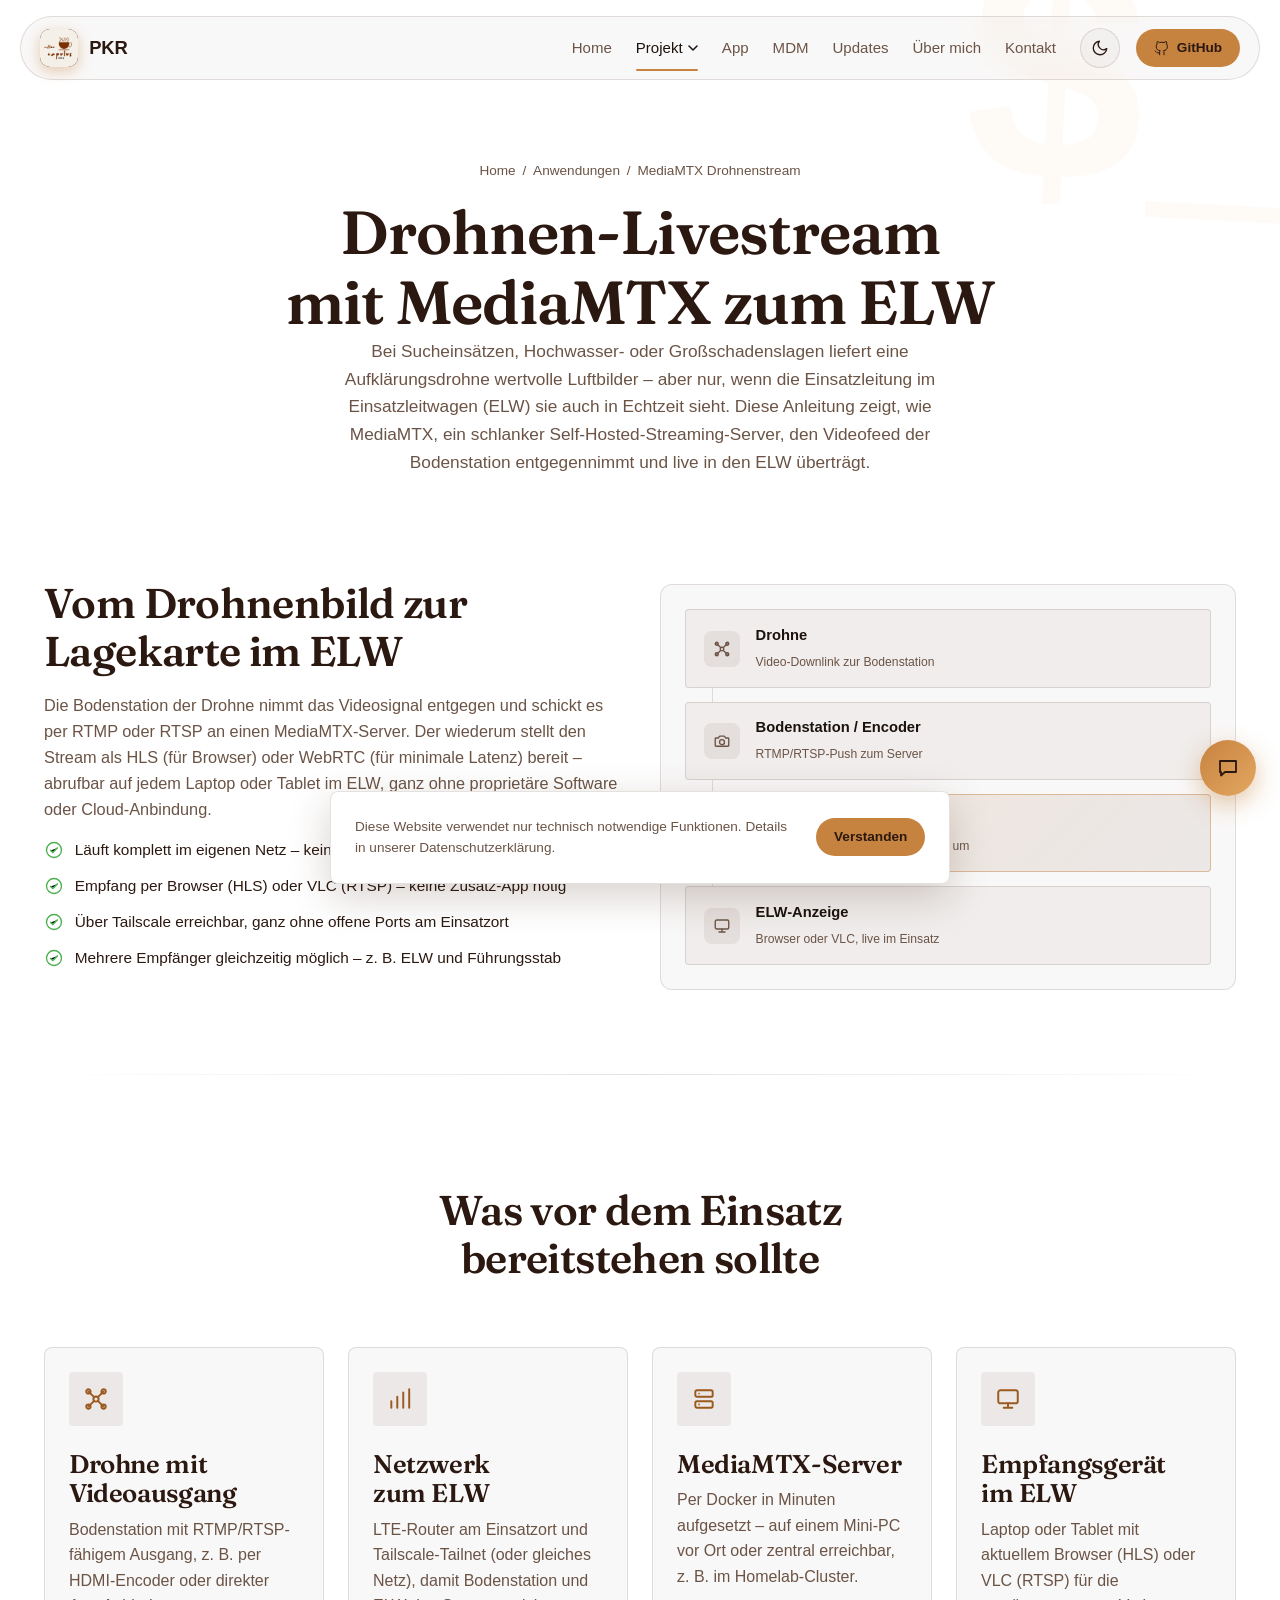
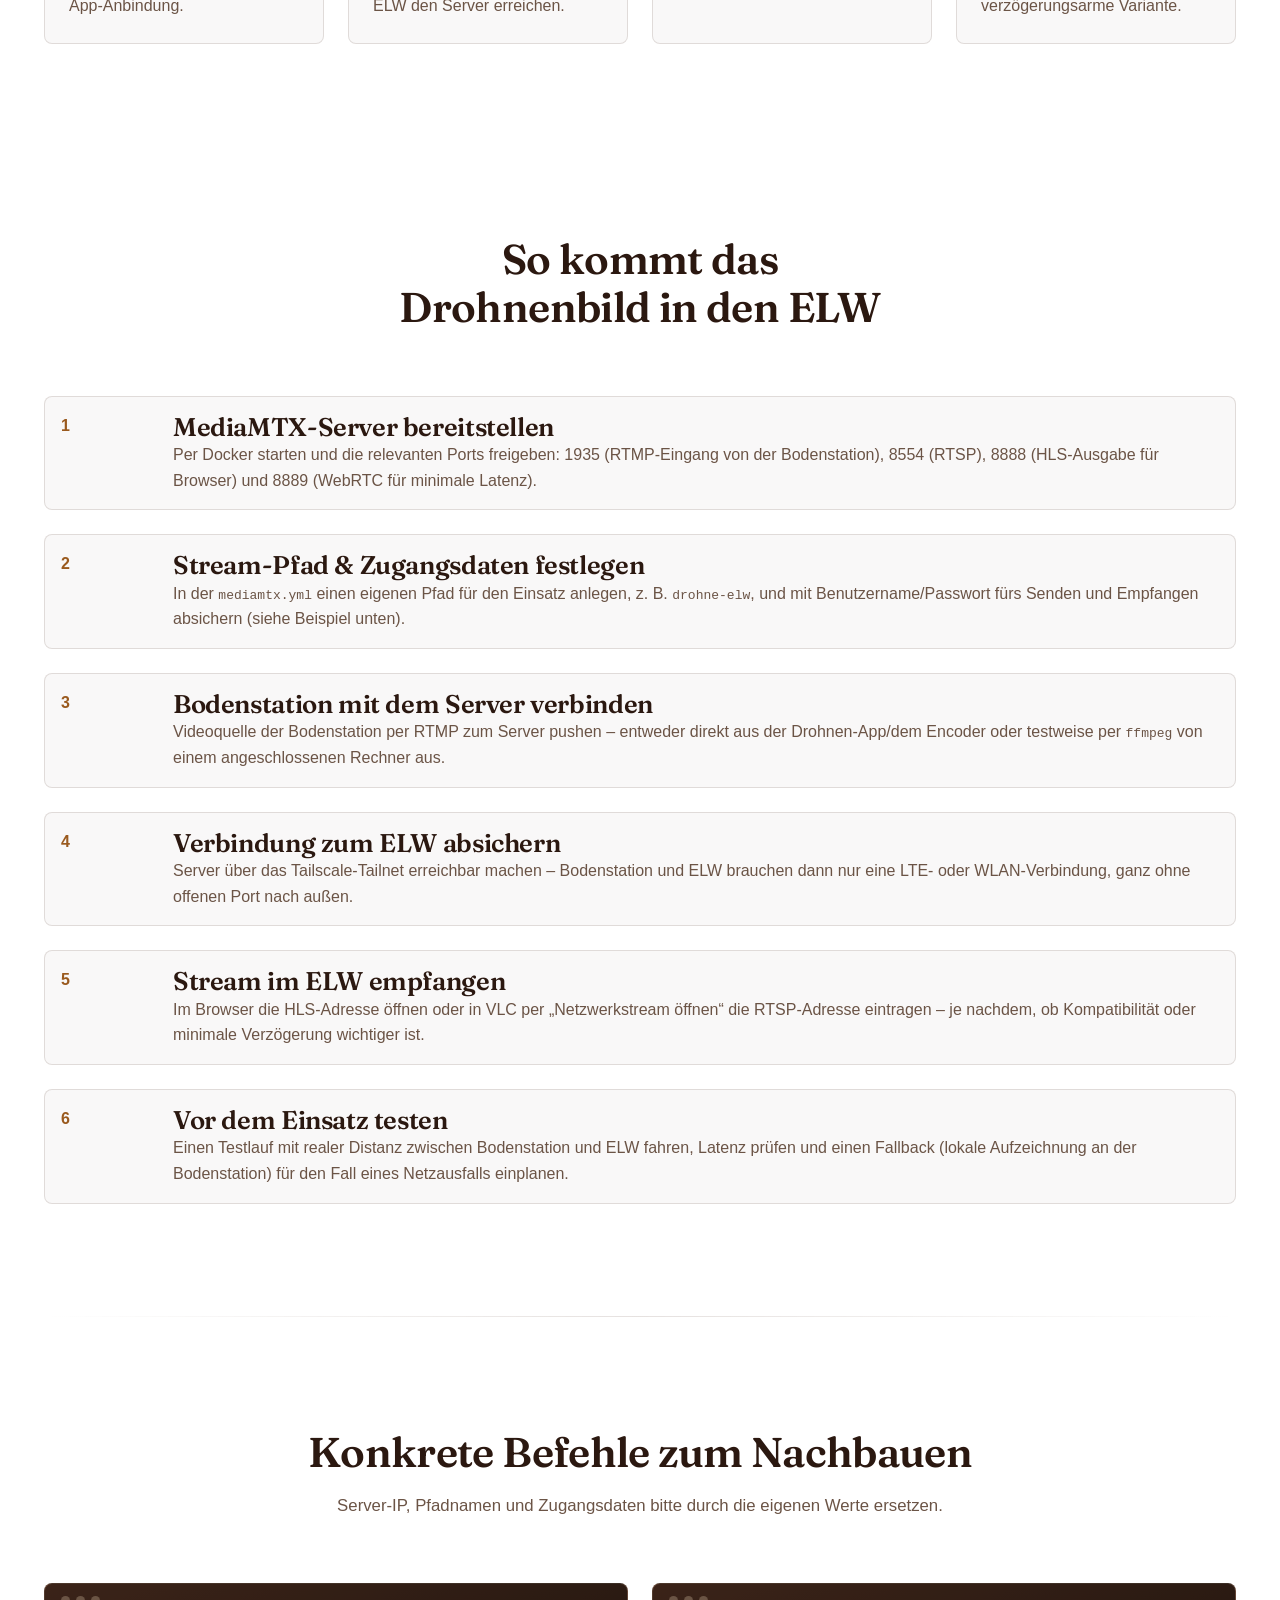
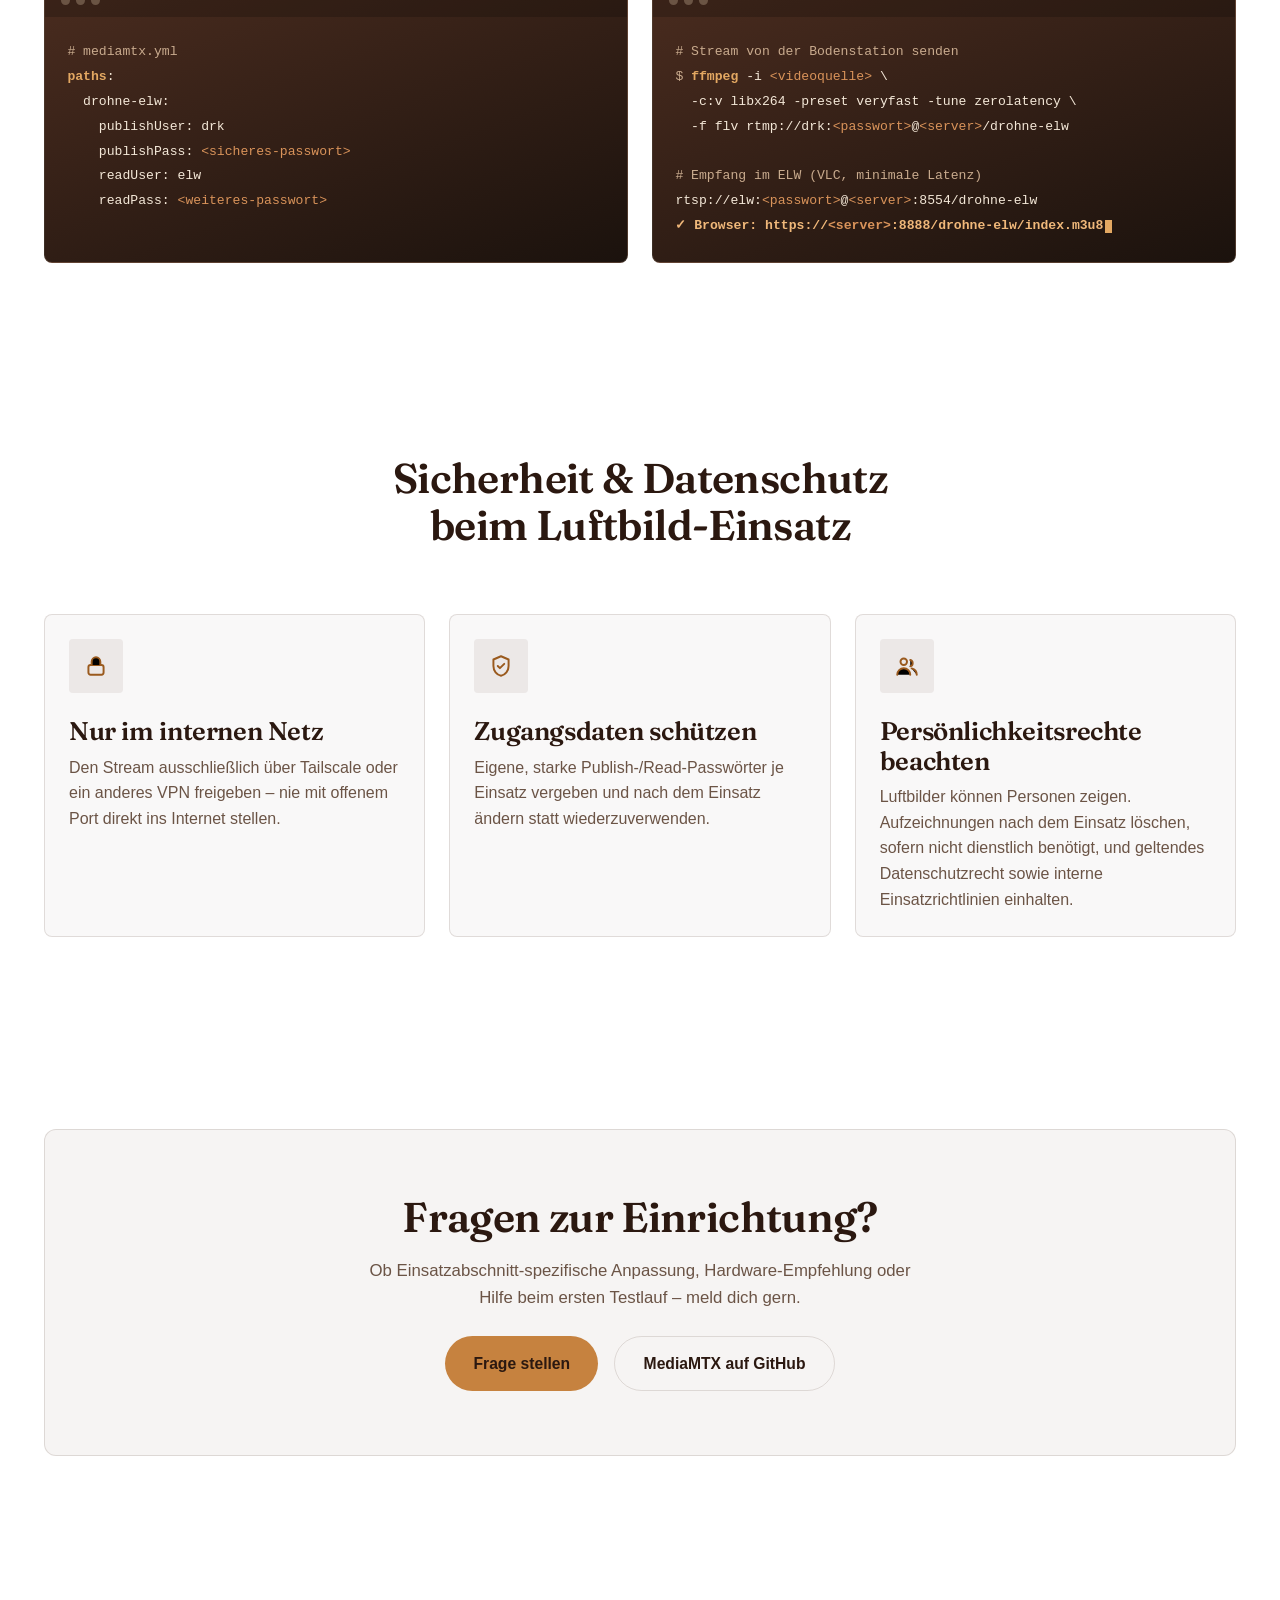
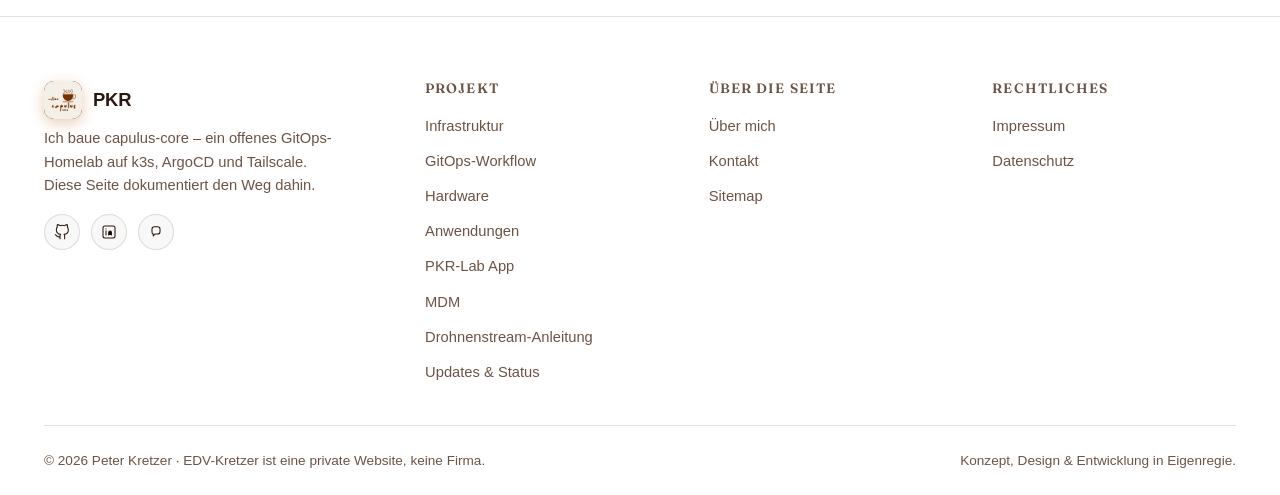
<file: mediamtx-drohnenstream.html>
<!DOCTYPE html>
<html lang="de">
<head>
  <meta charset="UTF-8">
  <meta name="viewport" content="width=device-width, initial-scale=1.0">
  <title>MediaMTX-Anleitung – Drohnen-Livestream zum ELW | PKR</title>
  <meta name="description" content="Schritt-für-Schritt-Anleitung: Live-Video von der Drohne per MediaMTX in den Einsatzleitwagen (ELW) übertragen – für DRK-Einsätze und vergleichbare Szenarien.">
  <meta name="theme-color" content="#ffffff" media="(prefers-color-scheme: light)">
  <meta name="theme-color" content="#17100c" media="(prefers-color-scheme: dark)">
  <link rel="icon" type="image/png" href="assets/icons/logo-pkr.png">
  <meta name="robots" content="index, follow">
  <link rel="canonical" href="https://www.pkr-docs.de/mediamtx-drohnenstream/">

  <link rel="preload" href="assets/fonts/fraunces-latin-wght-normal.woff2" as="font" type="font/woff2" crossorigin>
  <link rel="stylesheet" href="css/style.css">
  <link rel="stylesheet" href="css/animations.css">
  <script src="js/theme.js"></script>
  <meta property="og:type" content="website" data-seo>
  <meta property="og:site_name" content="PKR" data-seo>
  <meta property="og:title" content="MediaMTX-Anleitung – Drohnen-Livestream zum ELW" data-seo>
  <meta property="og:description" content="Schritt-für-Schritt-Anleitung: Live-Video von der Drohne per MediaMTX in den Einsatzleitwagen (ELW) übertragen – für DRK-Einsätze und vergleichbare Szenarien." data-seo>
  <meta property="og:url" content="https://www.pkr-docs.de/mediamtx-drohnenstream/" data-seo>
  <meta property="og:locale" content="de_DE" data-seo>
  <meta name="twitter:card" content="summary" data-seo>
  <meta name="twitter:title" content="MediaMTX-Anleitung – Drohnen-Livestream zum ELW" data-seo>
  <meta name="twitter:description" content="Schritt-für-Schritt-Anleitung: Live-Video von der Drohne per MediaMTX in den Einsatzleitwagen (ELW) übertragen – für DRK-Einsätze und vergleichbare Szenarien." data-seo>
  <script type="application/ld+json" data-seo>
{
  "@context": "https://schema.org",
  "@graph": [
    {
      "@type": "WebPage",
      "@id": "https://www.pkr-docs.de/mediamtx-drohnenstream/#webpage",
      "url": "https://www.pkr-docs.de/mediamtx-drohnenstream/",
      "name": "MediaMTX-Anleitung – Drohnen-Livestream zum ELW",
      "description": "Schritt-für-Schritt-Anleitung: Live-Video von der Drohne per MediaMTX in den Einsatzleitwagen (ELW) übertragen – für DRK-Einsätze und vergleichbare Szenarien.",
      "inLanguage": "de-DE",
      "isPartOf": {
        "@id": "https://www.pkr-docs.de/#website"
      }
    },
    {
      "@type": "BreadcrumbList",
      "itemListElement": [
        {
          "@type": "ListItem",
          "position": 1,
          "name": "Home",
          "item": "https://www.pkr-docs.de/"
        },
        {
          "@type": "ListItem",
          "position": 2,
          "name": "Projekt",
          "item": "https://www.pkr-docs.de/projekt/"
        },
        {
          "@type": "ListItem",
          "position": 3,
          "name": "Drohnenstream-Anleitung",
          "item": "https://www.pkr-docs.de/mediamtx-drohnenstream/"
        }
      ]
    }
  ]
}
  </script>
</head>
<body>
  <div class="bg-code" aria-hidden="true" style="font-size:min(30vw, 320px); transform:rotate(3deg);">$_</div>
  <a class="skip-link" href="#main">Zum Inhalt springen</a>

  <header class="site-header">
    <div class="container nav-inner glass">
      <a href="index.html" class="brand" aria-label="PKR Startseite">
        <span class="brand-mark"><img src="assets/icons/logo-pkr.png" width="38" height="38" alt=""></span>
        <span>PKR</span>
      </a>
      <nav class="nav-links" aria-label="Hauptnavigation">
        <a href="index.html">Home</a>
        <div class="nav-dropdown">
          <button type="button" class="nav-dropdown-trigger" aria-expanded="false" aria-haspopup="true" aria-controls="projekt-menu">
            Projekt
            <svg class="nav-dropdown-caret" width="10" height="10" viewBox="0 0 10 6" aria-hidden="true"><path d="M1 1l4 4 4-4" stroke="currentColor" stroke-width="1.5" fill="none" stroke-linecap="round" stroke-linejoin="round"/></svg>
          </button>
          <div class="nav-dropdown-menu" id="projekt-menu">
            <a href="projekt.html">Projekt-Übersicht</a>
            <a href="capulus.html">capulus im Überblick</a>
            <a href="anwendungen.html">Anwendungen</a>
            <a href="mediamtx-drohnenstream.html" aria-current="page">Drohnenstream-Anleitung</a>
          </div>
        </div>
        <a href="app.html">App</a>
        <a href="mdm.html">MDM</a>
        <a href="updates.html">Updates</a>
        <a href="ueber-mich.html">Über mich</a>
        <a href="kontakt.html">Kontakt</a>
      </nav>
<button type="button" class="theme-toggle" aria-label="Farbschema wechseln" title="Hell oder dunkel">
        <svg class="icon-sun" width="18" height="18" viewBox="0 0 24 24" fill="none" stroke="currentColor" stroke-width="1.8" stroke-linecap="round" stroke-linejoin="round" aria-hidden="true"><circle cx="12" cy="12" r="4"/><path d="M12 2v2M12 20v2M4.9 4.9l1.4 1.4M17.7 17.7l1.4 1.4M2 12h2M20 12h2M4.9 19.1l1.4-1.4M17.7 6.3l1.4-1.4"/></svg>
        <svg class="icon-moon" width="18" height="18" viewBox="0 0 24 24" fill="none" stroke="currentColor" stroke-width="1.8" stroke-linecap="round" stroke-linejoin="round" aria-hidden="true"><path d="M21 12.8A9 9 0 1 1 11.2 3a7 7 0 0 0 9.8 9.8z"/></svg>
      </button>

      <a href="https://github.com/pkr-lab" target="_blank" rel="noopener" class="btn btn-primary btn-sm nav-cta"><svg width="15" height="15"><use href="assets/icons/sprite.svg#icon-github"></use></svg> GitHub</a>
      <button type="button" class="nav-toggle" aria-label="Menü öffnen" aria-expanded="false" aria-controls="mobile-menu">
        <span></span><span></span><span></span>
      </button>
    </div>
  </header>

  <div class="mobile-menu" id="mobile-menu">
    <a href="index.html">Home</a>
    <a href="projekt.html">Projekt</a>
    <a href="capulus.html" class="sub">capulus im Überblick</a>
    <a href="anwendungen.html" class="sub">Anwendungen</a>
    <a href="mediamtx-drohnenstream.html" aria-current="page" class="sub">Drohnenstream-Anleitung</a>
    <a href="app.html">App</a>
    <a href="mdm.html">MDM</a>
    <a href="updates.html">Updates</a>
    <a href="ueber-mich.html">Über mich</a>
    <a href="kontakt.html">Kontakt</a>
    <a href="https://github.com/pkr-lab" target="_blank" rel="noopener" class="btn btn-primary mt-4"><svg width="16" height="16"><use href="assets/icons/sprite.svg#icon-github"></use></svg> GitHub ansehen</a>
  </div>

  <main id="main">
    <section class="page-hero container">
      <div class="breadcrumbs"><a href="index.html">Home</a><span>/</span><a href="anwendungen.html">Anwendungen</a><span>/</span><span>MediaMTX Drohnenstream</span></div>
      <h1>Drohnen-Livestream mit MediaMTX zum ELW</h1>
      <p>Bei Sucheinsätzen, Hochwasser- oder Großschadenslagen liefert eine Aufklärungsdrohne wertvolle Luftbilder – aber nur, wenn die Einsatzleitung im Einsatzleitwagen (ELW) sie auch in Echtzeit sieht. Diese Anleitung zeigt, wie <a href="anwendungen.html?kategorie=Medien%20%26%20Storage">MediaMTX</a>, ein schlanker Self-Hosted-Streaming-Server, den Videofeed der Bodenstation entgegennimmt und live in den ELW überträgt.</p>
    </section>

    <!-- Einsatzzweck / Pipeline -->
    <section class="container">
      <div class="solution-block">
        <div class="solution-text">
          <h2>Vom Drohnenbild zur Lagekarte im ELW</h2>
          <p>Die Bodenstation der Drohne nimmt das Videosignal entgegen und schickt es per RTMP oder RTSP an einen MediaMTX-Server. Der wiederum stellt den Stream als HLS (für Browser) oder WebRTC (für minimale Latenz) bereit – abrufbar auf jedem Laptop oder Tablet im ELW, ganz ohne proprietäre Software oder Cloud-Anbindung.</p>
          <ul>
            <li><svg><use href="assets/icons/sprite.svg#icon-check"></use></svg> Läuft komplett im eigenen Netz – kein Datenabfluss an Dritte</li>
            <li><svg><use href="assets/icons/sprite.svg#icon-check"></use></svg> Empfang per Browser (HLS) oder VLC (RTSP) – keine Zusatz-App nötig</li>
            <li><svg><use href="assets/icons/sprite.svg#icon-check"></use></svg> Über Tailscale erreichbar, ganz ohne offene Ports am Einsatzort</li>
            <li><svg><use href="assets/icons/sprite.svg#icon-check"></use></svg> Mehrere Empfänger gleichzeitig möglich – z. B. ELW und Führungsstab</li>
          </ul>
        </div>
        <div class="solution-visual glass">
          <div class="stack-diagram">
            <div class="stack-layer">
              <span class="stack-icon"><svg><use href="assets/icons/sprite.svg#icon-drone"></use></svg></span>
              <div><strong>Drohne</strong><span>Video-Downlink zur Bodenstation</span></div>
            </div>
            <div class="stack-connector"></div>
            <div class="stack-layer">
              <span class="stack-icon"><svg><use href="assets/icons/sprite.svg#icon-camera"></use></svg></span>
              <div><strong>Bodenstation / Encoder</strong><span>RTMP/RTSP-Push zum Server</span></div>
            </div>
            <div class="stack-connector"></div>
            <div class="stack-layer highlight">
              <span class="stack-icon"><svg><use href="assets/icons/sprite.svg#icon-server"></use></svg></span>
              <div><strong>MediaMTX-Server</strong><span>Nimmt an, wandelt in HLS/WebRTC um</span></div>
            </div>
            <div class="stack-connector"></div>
            <div class="stack-layer">
              <span class="stack-icon"><svg><use href="assets/icons/sprite.svg#icon-monitor"></use></svg></span>
              <div><strong>ELW-Anzeige</strong><span>Browser oder VLC, live im Einsatz</span></div>
            </div>
          </div>
        </div>
      </div>
    </section>

    <div class="container"><div class="divider"></div></div>

    <!-- Voraussetzungen -->
    <section class="section">
      <div class="container">
        <div class="section-head">
          <h2>Was vor dem Einsatz bereitstehen sollte</h2>
        </div>
        <div class="grid grid-4">
          <div class="feature-card glass-card">
            <div class="card-icon"><svg width="26" height="26"><use href="assets/icons/sprite.svg#icon-drone"></use></svg></div>
            <h3>Drohne mit Videoausgang</h3>
            <p>Bodenstation mit RTMP/RTSP-fähigem Ausgang, z. B. per HDMI-Encoder oder direkter App-Anbindung.</p>
          </div>
          <div class="feature-card glass-card">
            <div class="card-icon"><svg width="26" height="26"><use href="assets/icons/sprite.svg#icon-signal"></use></svg></div>
            <h3>Netzwerk zum ELW</h3>
            <p>LTE-Router am Einsatzort und Tailscale-Tailnet (oder gleiches Netz), damit Bodenstation und ELW den Server erreichen.</p>
          </div>
          <div class="feature-card glass-card">
            <div class="card-icon"><svg width="26" height="26"><use href="assets/icons/sprite.svg#icon-server"></use></svg></div>
            <h3>MediaMTX-Server</h3>
            <p>Per Docker in Minuten aufgesetzt – auf einem Mini-PC vor Ort oder zentral erreichbar, z. B. im Homelab-Cluster.</p>
          </div>
          <div class="feature-card glass-card">
            <div class="card-icon"><svg width="26" height="26"><use href="assets/icons/sprite.svg#icon-monitor"></use></svg></div>
            <h3>Empfangsgerät im ELW</h3>
            <p>Laptop oder Tablet mit aktuellem Browser (HLS) oder VLC (RTSP) für die verzögerungsarme Variante.</p>
          </div>
        </div>
      </div>
    </section>

    <!-- Schritt-für-Schritt -->
    <section class="section">
      <div class="container">
        <div class="section-head">
          <h2>So kommt das Drohnenbild in den ELW</h2>
        </div>
        <div class="timeline">
          <div class="timeline-item glass-card">
            <span class="year">1</span>
            <div>
              <h3>MediaMTX-Server bereitstellen</h3>
              <p>Per Docker starten und die relevanten Ports freigeben: 1935 (RTMP-Eingang von der Bodenstation), 8554 (RTSP), 8888 (HLS-Ausgabe für Browser) und 8889 (WebRTC für minimale Latenz).</p>
            </div>
          </div>
          <div class="timeline-item glass-card">
            <span class="year">2</span>
            <div>
              <h3>Stream-Pfad &amp; Zugangsdaten festlegen</h3>
              <p>In der <code>mediamtx.yml</code> einen eigenen Pfad für den Einsatz anlegen, z. B. <code>drohne-elw</code>, und mit Benutzername/Passwort fürs Senden und Empfangen absichern (siehe Beispiel unten).</p>
            </div>
          </div>
          <div class="timeline-item glass-card">
            <span class="year">3</span>
            <div>
              <h3>Bodenstation mit dem Server verbinden</h3>
              <p>Videoquelle der Bodenstation per RTMP zum Server pushen – entweder direkt aus der Drohnen-App/dem Encoder oder testweise per <code>ffmpeg</code> von einem angeschlossenen Rechner aus.</p>
            </div>
          </div>
          <div class="timeline-item glass-card">
            <span class="year">4</span>
            <div>
              <h3>Verbindung zum ELW absichern</h3>
              <p>Server über das Tailscale-Tailnet erreichbar machen – Bodenstation und ELW brauchen dann nur eine LTE- oder WLAN-Verbindung, ganz ohne offenen Port nach außen.</p>
            </div>
          </div>
          <div class="timeline-item glass-card">
            <span class="year">5</span>
            <div>
              <h3>Stream im ELW empfangen</h3>
              <p>Im Browser die HLS-Adresse öffnen oder in VLC per „Netzwerkstream öffnen“ die RTSP-Adresse eintragen – je nachdem, ob Kompatibilität oder minimale Verzögerung wichtiger ist.</p>
            </div>
          </div>
          <div class="timeline-item glass-card">
            <span class="year">6</span>
            <div>
              <h3>Vor dem Einsatz testen</h3>
              <p>Einen Testlauf mit realer Distanz zwischen Bodenstation und ELW fahren, Latenz prüfen und einen Fallback (lokale Aufzeichnung an der Bodenstation) für den Fall eines Netzausfalls einplanen.</p>
            </div>
          </div>
        </div>
      </div>
    </section>

    <div class="container"><div class="divider"></div></div>

    <!-- Konfigurationsbeispiele -->
    <section class="section">
      <div class="container">
        <div class="section-head">
          <h2>Konkrete Befehle zum Nachbauen</h2>
          <p>Server-IP, Pfadnamen und Zugangsdaten bitte durch die eigenen Werte ersetzen.</p>
        </div>

        <div class="grid grid-2">
          <div class="device" style="max-width:100%;">
            <div class="screen-bar"><span></span><span></span><span></span></div>
            <div class="screen code-screen">
              <div class="tok-muted"># mediamtx.yml</div>
              <div><span class="tok-key">paths</span>:</div>
              <div>&nbsp;&nbsp;drohne-elw:</div>
              <div>&nbsp;&nbsp;&nbsp;&nbsp;publishUser: drk</div>
              <div>&nbsp;&nbsp;&nbsp;&nbsp;publishPass: <span class="tok-var">&lt;sicheres-passwort&gt;</span></div>
              <div>&nbsp;&nbsp;&nbsp;&nbsp;readUser: elw</div>
              <div>&nbsp;&nbsp;&nbsp;&nbsp;readPass: <span class="tok-var">&lt;weiteres-passwort&gt;</span></div>
            </div>
          </div>
          <div class="device" style="max-width:100%;">
            <div class="screen-bar"><span></span><span></span><span></span></div>
            <div class="screen code-screen">
              <div class="tok-muted"># Stream von der Bodenstation senden</div>
              <div><span class="tok-muted">$</span> <span class="tok-key">ffmpeg</span> -i <span class="tok-var">&lt;videoquelle&gt;</span> \</div>
              <div>&nbsp;&nbsp;-c:v libx264 -preset veryfast -tune zerolatency \</div>
              <div>&nbsp;&nbsp;-f flv rtmp://drk:<span class="tok-var">&lt;passwort&gt;</span>@<span class="tok-var">&lt;server&gt;</span>/drohne-elw</div>
              <div>&nbsp;</div>
              <div class="tok-muted"># Empfang im ELW (VLC, minimale Latenz)</div>
              <div>rtsp://elw:<span class="tok-var">&lt;passwort&gt;</span>@<span class="tok-var">&lt;server&gt;</span>:8554/drohne-elw</div>
              <div class="tok-hl">✓ Browser: https://<span class="tok-var">&lt;server&gt;</span>:8888/drohne-elw/index.m3u8<span class="code-cursor"></span></div>
            </div>
          </div>
        </div>
      </div>
    </section>

    <!-- Hinweise -->
    <section class="section">
      <div class="container">
        <div class="section-head">
          <h2>Sicherheit &amp; Datenschutz beim Luftbild-Einsatz</h2>
        </div>
        <div class="grid grid-3">
          <div class="feature-card glass-card">
            <div class="card-icon"><svg width="26" height="26"><use href="assets/icons/sprite.svg#icon-lock"></use></svg></div>
            <h3>Nur im internen Netz</h3>
            <p>Den Stream ausschließlich über Tailscale oder ein anderes VPN freigeben – nie mit offenem Port direkt ins Internet stellen.</p>
          </div>
          <div class="feature-card glass-card">
            <div class="card-icon"><svg width="26" height="26"><use href="assets/icons/sprite.svg#icon-shield"></use></svg></div>
            <h3>Zugangsdaten schützen</h3>
            <p>Eigene, starke Publish-/Read-Passwörter je Einsatz vergeben und nach dem Einsatz ändern statt wiederzuverwenden.</p>
          </div>
          <div class="feature-card glass-card">
            <div class="card-icon"><svg width="26" height="26"><use href="assets/icons/sprite.svg#icon-users"></use></svg></div>
            <h3>Persönlichkeitsrechte beachten</h3>
            <p>Luftbilder können Personen zeigen. Aufzeichnungen nach dem Einsatz löschen, sofern nicht dienstlich benötigt, und geltendes Datenschutzrecht sowie interne Einsatzrichtlinien einhalten.</p>
          </div>
        </div>
      </div>
    </section>

    <section class="section">
      <div class="container">
        <div class="cta-section glass">
          <h2>Fragen zur Einrichtung?</h2>
          <p>Ob Einsatzabschnitt-spezifische Anpassung, Hardware-Empfehlung oder Hilfe beim ersten Testlauf – meld dich gern.</p>
          <div class="cta-actions">
            <a href="kontakt.html?interesse=MediaMTX%20Drohnenstream" class="btn btn-primary">Frage stellen</a>
            <a href="https://github.com/bluenviron/mediamtx" target="_blank" rel="noopener" class="btn btn-outline">MediaMTX auf GitHub</a>
          </div>
        </div>
      </div>
    </section>
  </main>

  <footer class="site-footer">
    <div class="container">
      <div class="footer-grid">
        <div class="footer-brand">
          <a href="index.html" class="brand">
            <span class="brand-mark"><img src="assets/icons/logo-pkr.png" width="38" height="38" alt=""></span>
            <span>PKR</span>
          </a>
          <p>Ich baue capulus-core – ein offenes GitOps-Homelab auf k3s, ArgoCD und Tailscale. Diese Seite dokumentiert den Weg dahin.</p>
          <div class="social-row mt-2">
            <a href="https://github.com/pkr-lab" target="_blank" rel="noopener" aria-label="GitHub"><svg width="16" height="16"><use href="assets/icons/sprite.svg#icon-github"></use></svg></a>
            <a href="#" aria-label="LinkedIn"><svg width="16" height="16"><use href="assets/icons/sprite.svg#icon-linkedin"></use></svg></a>
            <a href="#" aria-label="Mastodon"><svg width="16" height="16"><use href="assets/icons/sprite.svg#icon-mastodon"></use></svg></a>
          </div>
        </div>
        <div class="footer-col">
          <h4>Projekt</h4>
          <ul>
            <li><a href="projekt.html#infrastruktur">Infrastruktur</a></li>
            <li><a href="projekt.html#gitops">GitOps-Workflow</a></li>
            <li><a href="projekt.html#hardware">Hardware</a></li>
            <li><a href="anwendungen.html">Anwendungen</a></li>
            <li><a href="app.html">PKR-Lab App</a></li>
            <li><a href="mdm.html">MDM</a></li>
            <li><a href="mediamtx-drohnenstream.html" aria-current="page">Drohnenstream-Anleitung</a></li>
            <li><a href="updates.html">Updates &amp; Status</a></li>
          </ul>
        </div>
        <div class="footer-col">
          <h4>Über die Seite</h4>
          <ul>
            <li><a href="ueber-mich.html">Über mich</a></li>
            <li><a href="kontakt.html">Kontakt</a></li>
            <li><a href="sitemap.html">Sitemap</a></li>
          </ul>
        </div>
        <div class="footer-col">
          <h4>Rechtliches</h4>
          <ul>
            <li><a href="impressum.html">Impressum</a></li>
            <li><a href="datenschutz.html">Datenschutz</a></li>
          </ul>
        </div>
      </div>
      <div class="footer-bottom">
        <span>© <span data-year></span> Peter Kretzer · EDV-Kretzer ist eine private Website, keine Firma.</span>
        <span>Konzept, Design &amp; Entwicklung in Eigenregie.</span>
      </div>
    </div>
  </footer>

  <div class="info-banner glass" role="status">
    <p>Diese Website verwendet nur technisch notwendige Funktionen. Details in unserer <a href="datenschutz.html">Datenschutzerklärung</a>.</p>
    <div class="info-banner-actions">
      <button type="button" class="btn btn-primary btn-sm" data-banner-accept>Verstanden</button>
    </div>
  </div>

  <script src="js/main.js"></script>

  <button type="button" class="open-zammad-chat chat-fab" aria-label="Chat öffnen">
    <svg width="22" height="22" aria-hidden="true"><use href="assets/icons/sprite.svg#icon-chat"></use></svg>
  </button>

  <!-- Zammad Live-Chat -->
  <script src="https://support-tech.pke-lab.de/assets/chat/chat-no-jquery.min.js"></script>
  <script src="js/chat.js"></script>
</body>
</html>
</file>
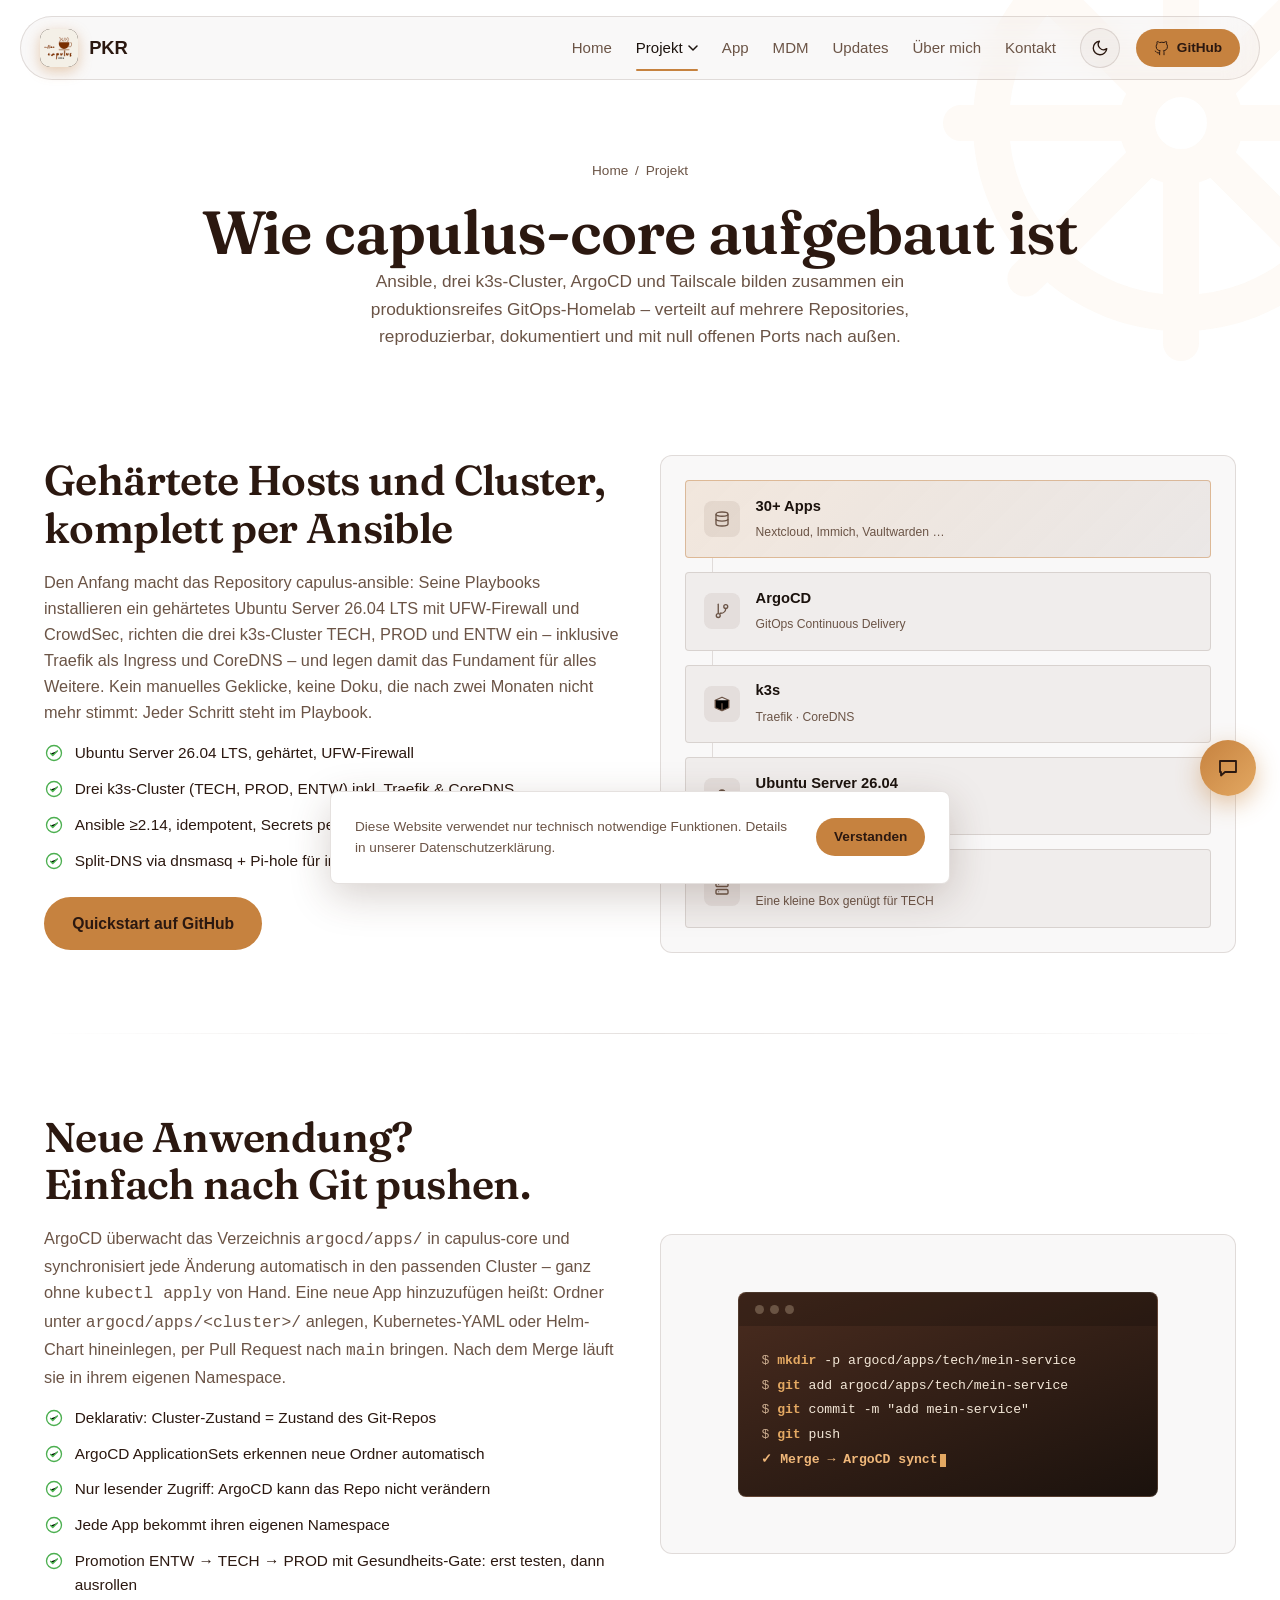
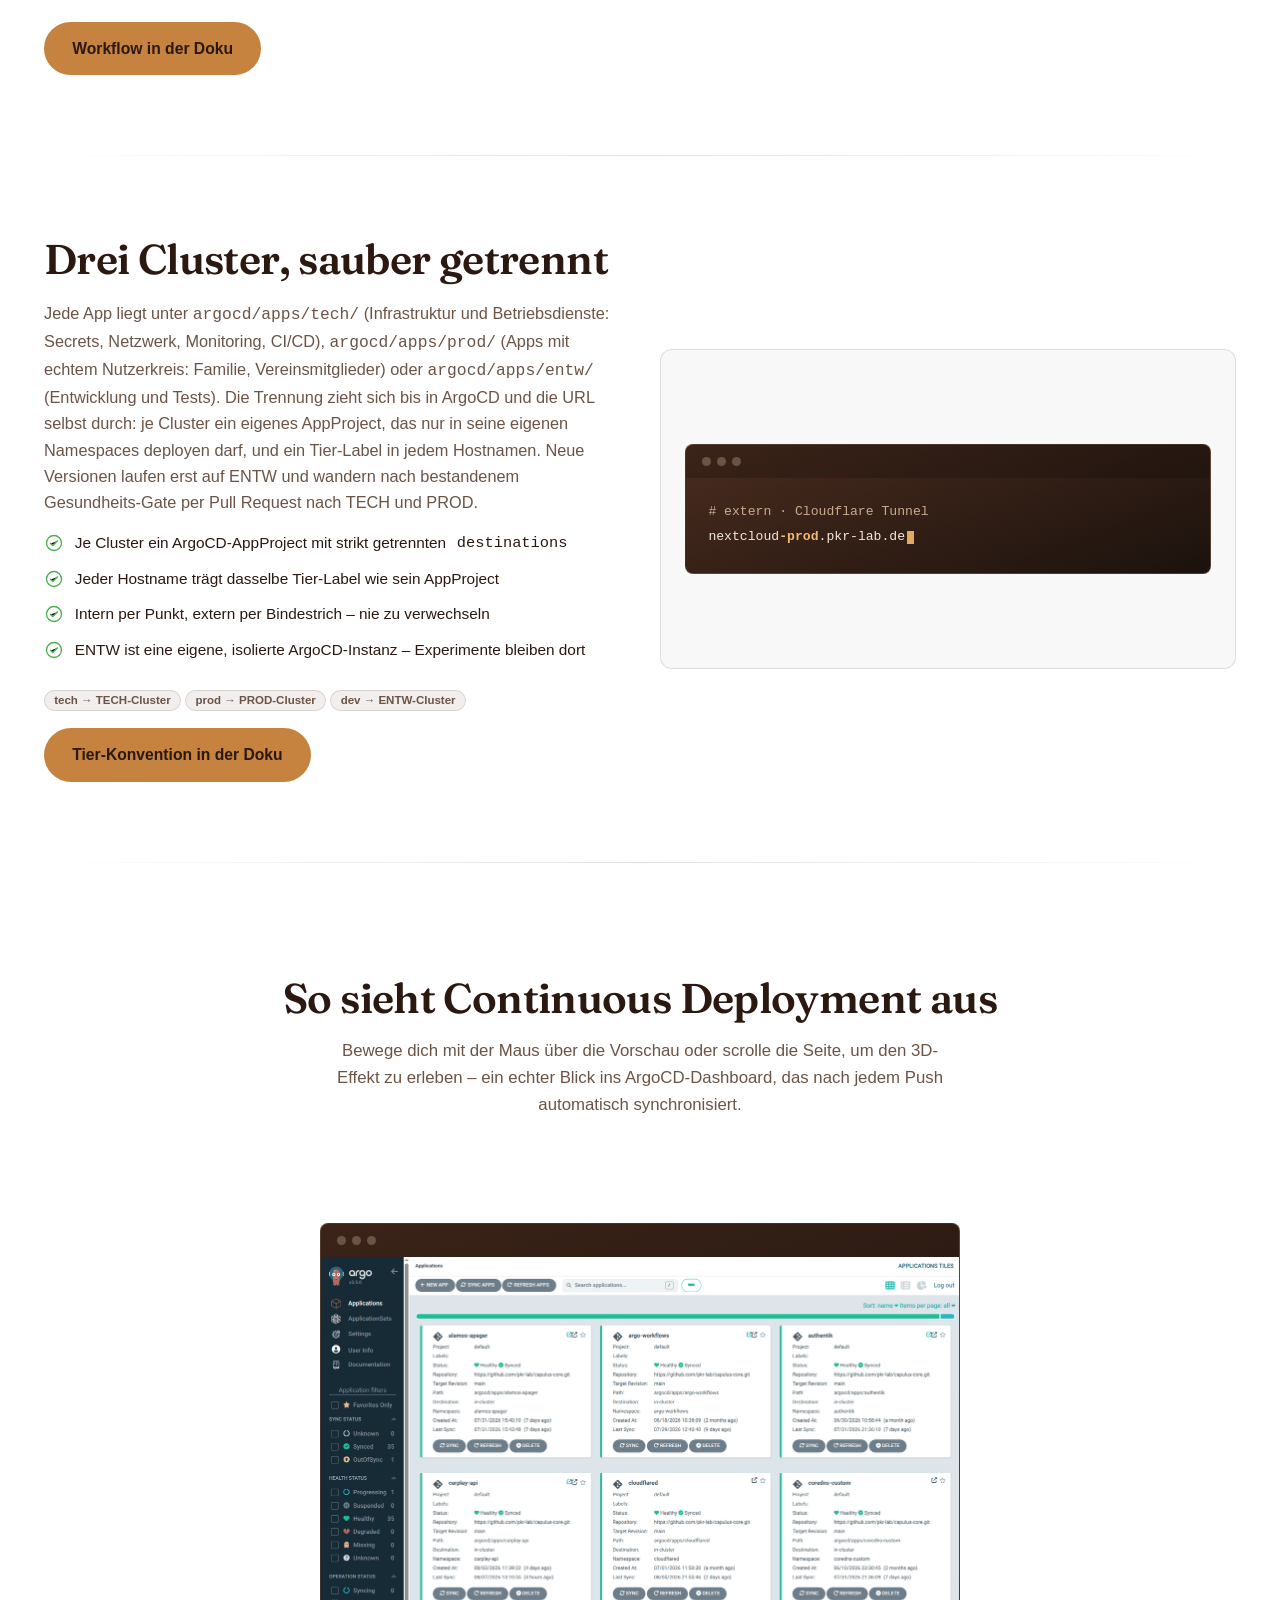
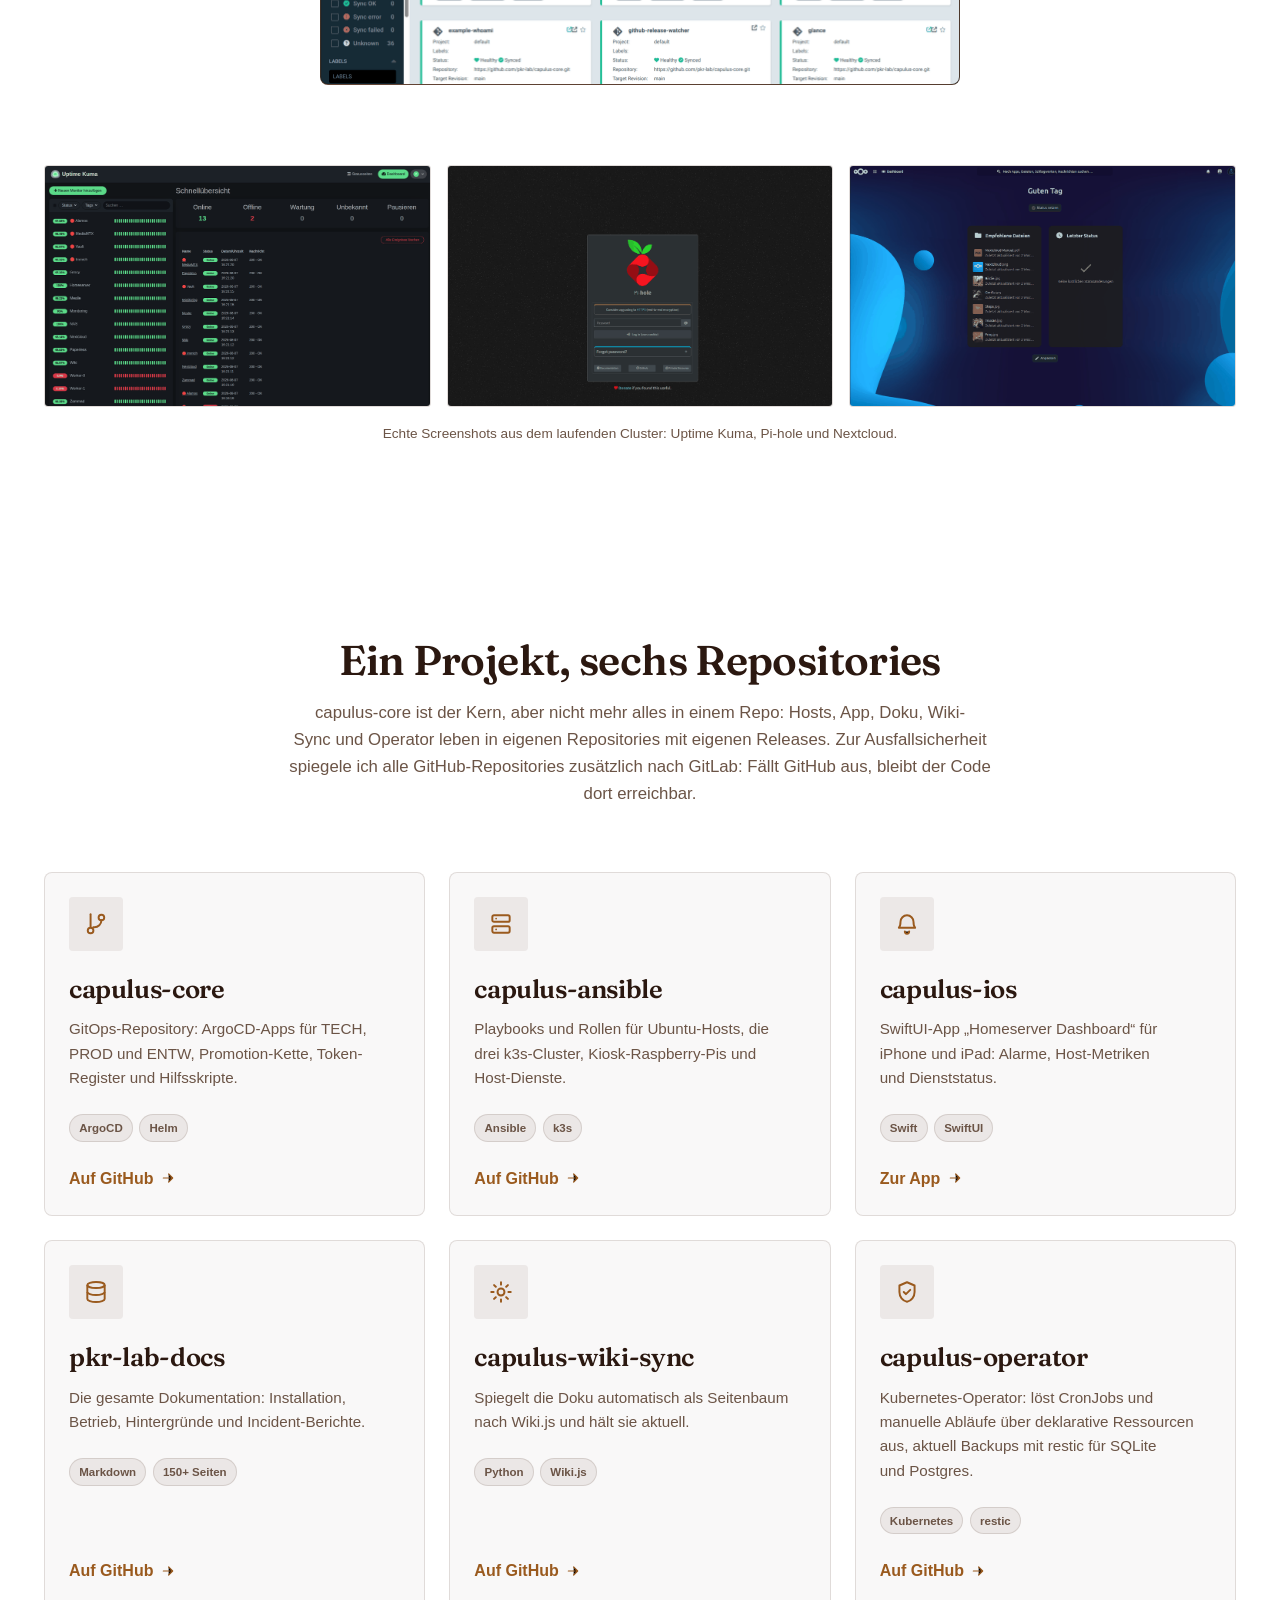
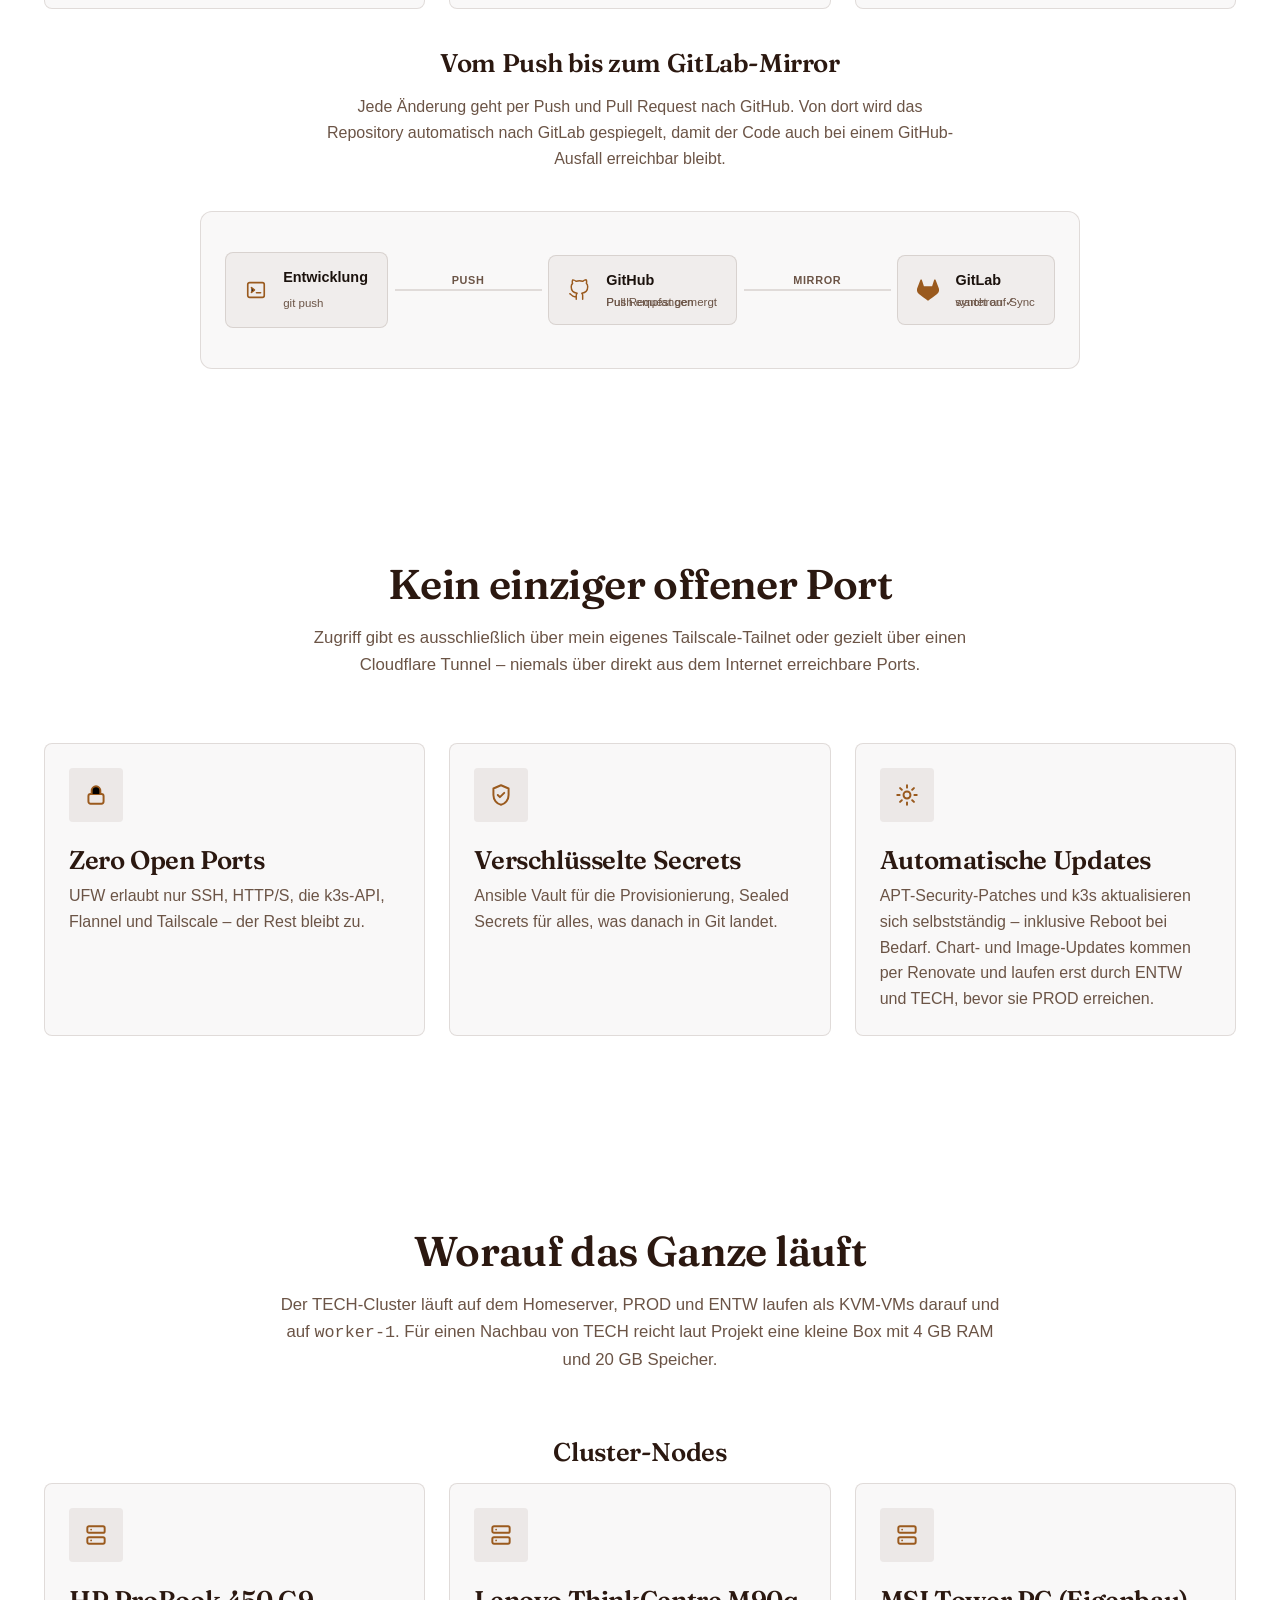
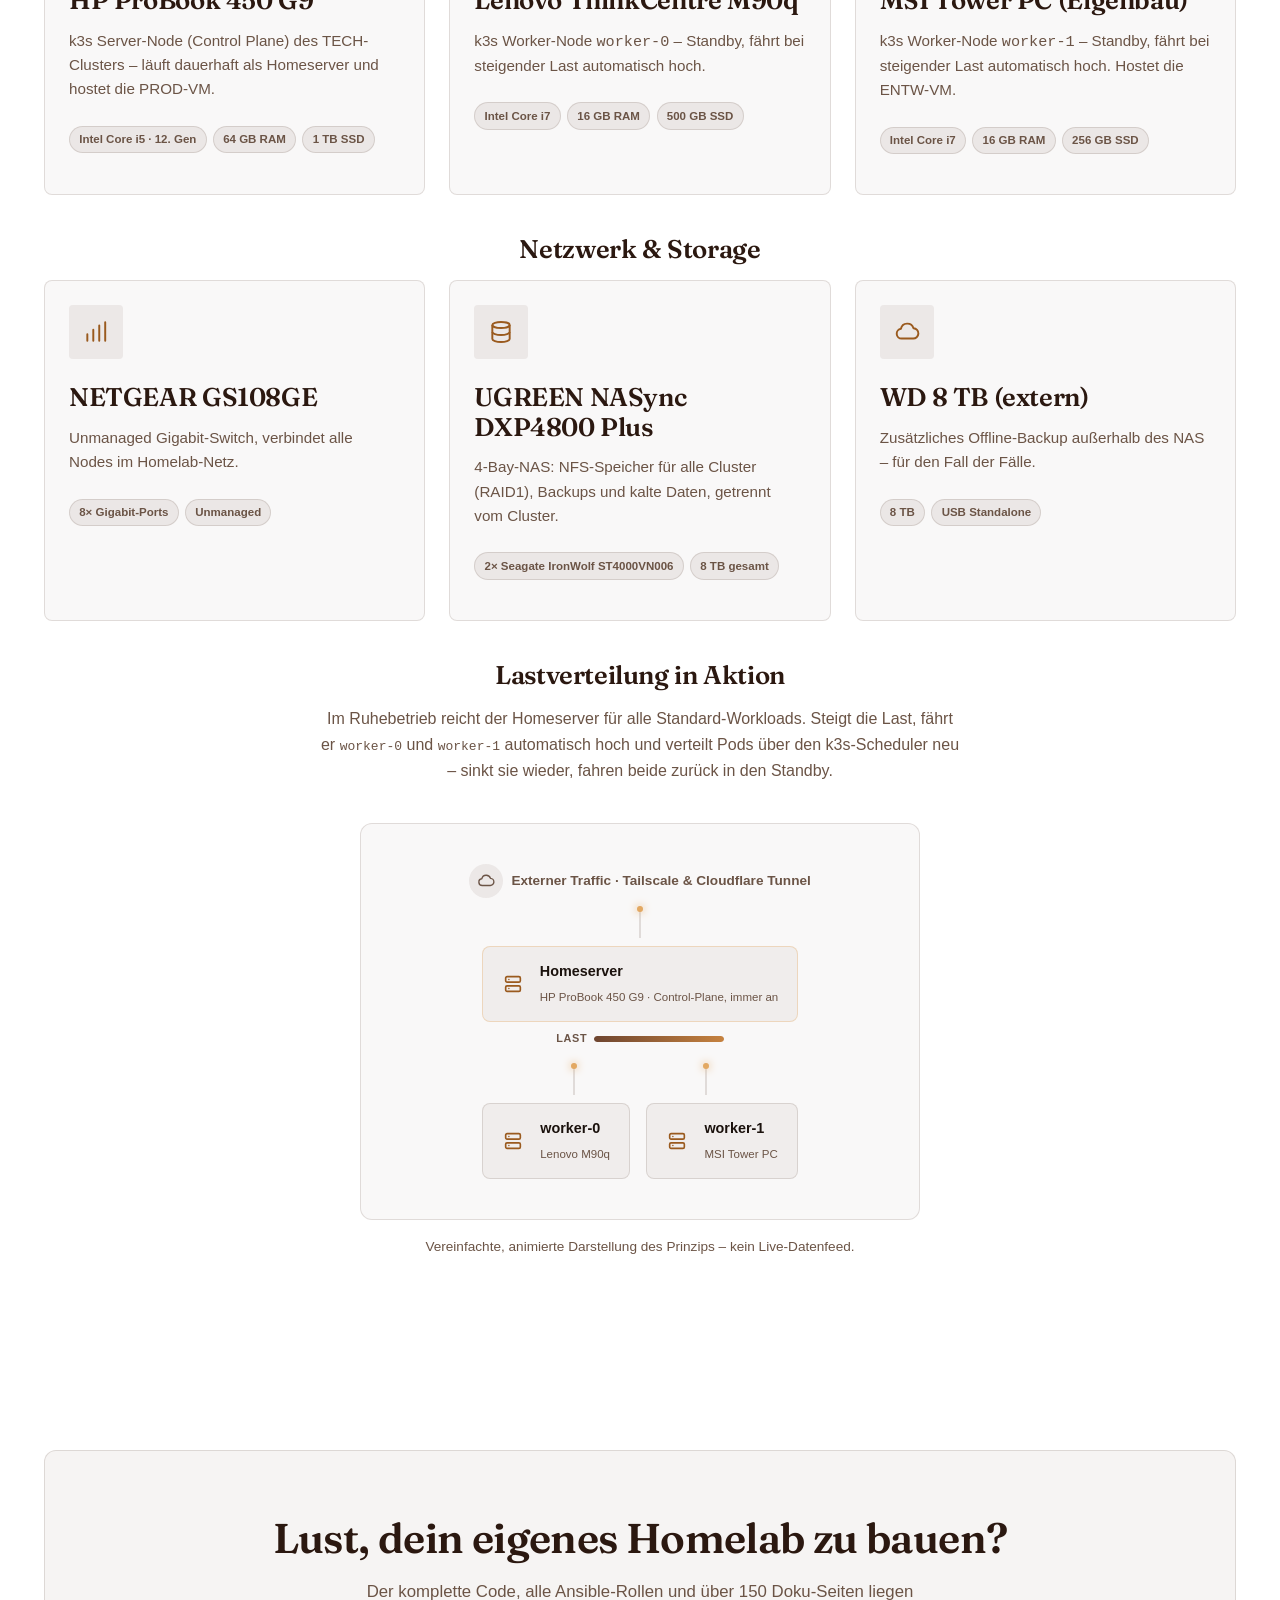
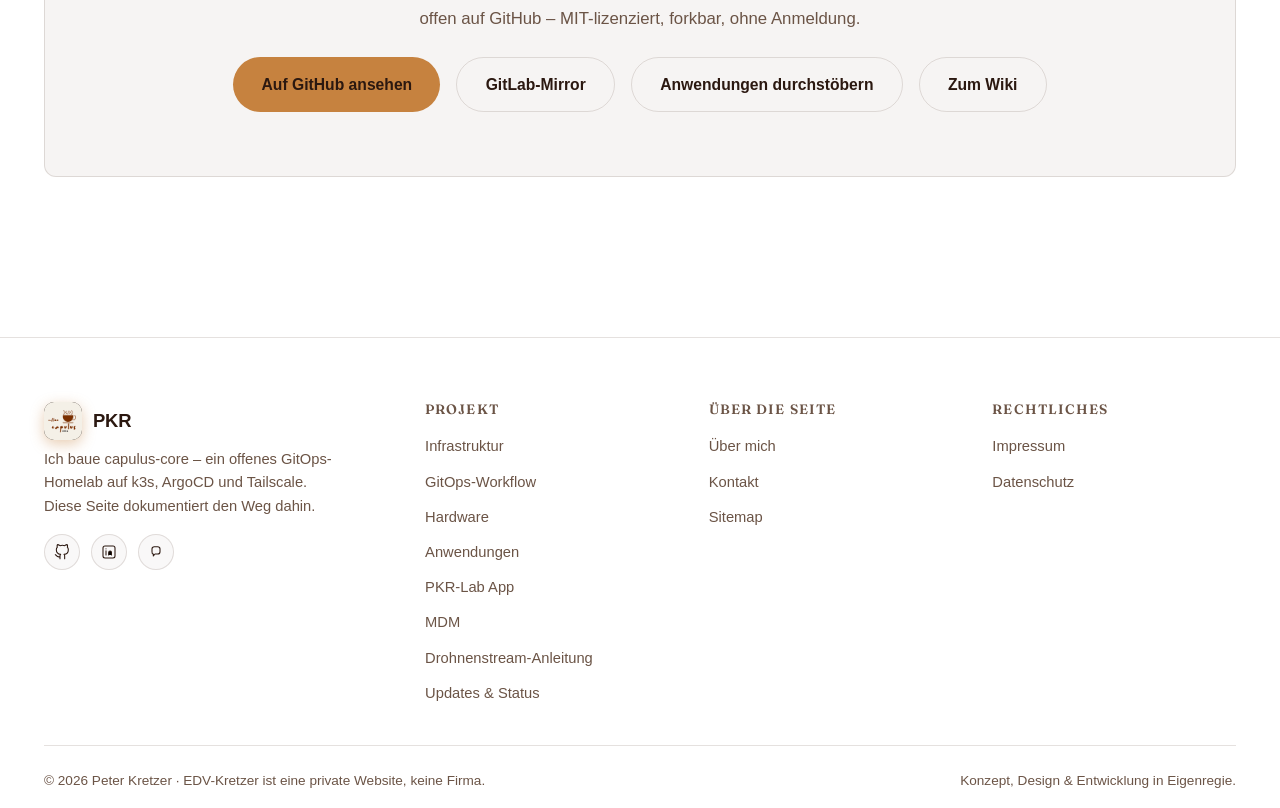
<file: projekt.html>
<!DOCTYPE html>
<html lang="de">
<head>
  <meta charset="UTF-8">
  <meta name="viewport" content="width=device-width, initial-scale=1.0">
  <title>Projekt – capulus-core: GitOps-Homelab auf k3s &amp; ArgoCD | PKR</title>
  <meta name="description" content="Wie capulus-core mit Ansible, drei k3s-Clustern, ArgoCD und Tailscale ein produktionsreifes GitOps-Homelab bildet – Architektur, Repositories, Workflow und Hardware.">
  <meta name="theme-color" content="#ffffff" media="(prefers-color-scheme: light)">
  <meta name="theme-color" content="#17100c" media="(prefers-color-scheme: dark)">
  <link rel="icon" type="image/png" href="assets/icons/logo-pkr.png">
  <meta name="robots" content="index, follow">
  <link rel="canonical" href="https://www.pkr-docs.de/projekt/">

  <link rel="preload" href="assets/fonts/fraunces-latin-wght-normal.woff2" as="font" type="font/woff2" crossorigin>
  <link rel="stylesheet" href="css/style.css">
  <link rel="stylesheet" href="css/animations.css">
  <script src="js/theme.js"></script>
  <meta property="og:type" content="website" data-seo>
  <meta property="og:site_name" content="PKR" data-seo>
  <meta property="og:title" content="Projekt – capulus-core: GitOps-Homelab auf k3s &amp; ArgoCD" data-seo>
  <meta property="og:description" content="Wie capulus-core mit Ansible, drei k3s-Clustern, ArgoCD und Tailscale ein produktionsreifes GitOps-Homelab bildet – Architektur, Repositories, Workflow und Hardware." data-seo>
  <meta property="og:url" content="https://www.pkr-docs.de/projekt/" data-seo>
  <meta property="og:locale" content="de_DE" data-seo>
  <meta property="og:image" content="https://www.pkr-docs.de/assets/images/screenshot-argocd.png" data-seo>
  <meta name="twitter:card" content="summary_large_image" data-seo>
  <meta name="twitter:title" content="Projekt – capulus-core: GitOps-Homelab auf k3s &amp; ArgoCD" data-seo>
  <meta name="twitter:description" content="Wie capulus-core mit Ansible, drei k3s-Clustern, ArgoCD und Tailscale ein produktionsreifes GitOps-Homelab bildet – Architektur, Repositories, Workflow und Hardware." data-seo>
  <script type="application/ld+json" data-seo>
{
  "@context": "https://schema.org",
  "@graph": [
    {
      "@type": "WebPage",
      "@id": "https://www.pkr-docs.de/projekt/#webpage",
      "url": "https://www.pkr-docs.de/projekt/",
      "name": "Projekt – capulus-core: GitOps-Homelab auf k3s & ArgoCD",
      "description": "Wie capulus-core mit Ansible, drei k3s-Clustern, ArgoCD und Tailscale ein produktionsreifes GitOps-Homelab bildet – Architektur, Repositories, Workflow und Hardware.",
      "inLanguage": "de-DE",
      "isPartOf": {
        "@id": "https://www.pkr-docs.de/#website"
      }
    },
    {
      "@type": "BreadcrumbList",
      "itemListElement": [
        {
          "@type": "ListItem",
          "position": 1,
          "name": "Home",
          "item": "https://www.pkr-docs.de/"
        },
        {
          "@type": "ListItem",
          "position": 2,
          "name": "Projekt",
          "item": "https://www.pkr-docs.de/projekt/"
        }
      ]
    }
  ]
}
  </script>
</head>
<body>
  <div class="bg-wheel bg-wheel-sm" aria-hidden="true"><svg><use href="assets/icons/sprite.svg#icon-wheel"></use></svg></div>
  <a class="skip-link" href="#main">Zum Inhalt springen</a>

  <header class="site-header">
    <div class="container nav-inner glass">
      <a href="index.html" class="brand" aria-label="PKR Startseite">
        <span class="brand-mark"><img src="assets/icons/logo-pkr.png" width="38" height="38" alt=""></span>
        <span>PKR</span>
      </a>
      <nav class="nav-links" aria-label="Hauptnavigation">
        <a href="index.html">Home</a>
        <div class="nav-dropdown">
          <button type="button" class="nav-dropdown-trigger" aria-expanded="false" aria-haspopup="true" aria-controls="projekt-menu">
            Projekt
            <svg class="nav-dropdown-caret" width="10" height="10" viewBox="0 0 10 6" aria-hidden="true"><path d="M1 1l4 4 4-4" stroke="currentColor" stroke-width="1.5" fill="none" stroke-linecap="round" stroke-linejoin="round"/></svg>
          </button>
          <div class="nav-dropdown-menu" id="projekt-menu">
            <a href="projekt.html" aria-current="page">Projekt-Übersicht</a>
            <a href="capulus.html">capulus im Überblick</a>
            <a href="anwendungen.html">Anwendungen</a>
            <a href="mediamtx-drohnenstream.html">Drohnenstream-Anleitung</a>
          </div>
        </div>
        <a href="app.html">App</a>
        <a href="mdm.html">MDM</a>
        <a href="updates.html">Updates</a>
        <a href="ueber-mich.html">Über mich</a>
        <a href="kontakt.html">Kontakt</a>
      </nav>
<button type="button" class="theme-toggle" aria-label="Farbschema wechseln" title="Hell oder dunkel">
        <svg class="icon-sun" width="18" height="18" viewBox="0 0 24 24" fill="none" stroke="currentColor" stroke-width="1.8" stroke-linecap="round" stroke-linejoin="round" aria-hidden="true"><circle cx="12" cy="12" r="4"/><path d="M12 2v2M12 20v2M4.9 4.9l1.4 1.4M17.7 17.7l1.4 1.4M2 12h2M20 12h2M4.9 19.1l1.4-1.4M17.7 6.3l1.4-1.4"/></svg>
        <svg class="icon-moon" width="18" height="18" viewBox="0 0 24 24" fill="none" stroke="currentColor" stroke-width="1.8" stroke-linecap="round" stroke-linejoin="round" aria-hidden="true"><path d="M21 12.8A9 9 0 1 1 11.2 3a7 7 0 0 0 9.8 9.8z"/></svg>
      </button>

      <a href="https://github.com/pkr-lab" target="_blank" rel="noopener" class="btn btn-primary btn-sm nav-cta"><svg width="15" height="15"><use href="assets/icons/sprite.svg#icon-github"></use></svg> GitHub</a>
      <button type="button" class="nav-toggle" aria-label="Menü öffnen" aria-expanded="false" aria-controls="mobile-menu">
        <span></span><span></span><span></span>
      </button>
    </div>
  </header>

  <div class="mobile-menu" id="mobile-menu">
    <a href="index.html">Home</a>
    <a href="projekt.html" aria-current="page">Projekt</a>
    <a href="capulus.html" class="sub">capulus im Überblick</a>
    <a href="anwendungen.html" class="sub">Anwendungen</a>
    <a href="mediamtx-drohnenstream.html" class="sub">Drohnenstream-Anleitung</a>
    <a href="app.html">App</a>
    <a href="mdm.html">MDM</a>
    <a href="updates.html">Updates</a>
    <a href="ueber-mich.html">Über mich</a>
    <a href="kontakt.html">Kontakt</a>
    <a href="https://github.com/pkr-lab" target="_blank" rel="noopener" class="btn btn-primary mt-4"><svg width="16" height="16"><use href="assets/icons/sprite.svg#icon-github"></use></svg> GitHub ansehen</a>
  </div>

  <main id="main">
    <section class="page-hero container">
      <div class="breadcrumbs"><a href="index.html">Home</a><span>/</span><span>Projekt</span></div>
      <h1>Wie capulus-core aufgebaut ist</h1>
      <p>Ansible, drei k3s-Cluster, ArgoCD und Tailscale bilden zusammen ein produktionsreifes GitOps-Homelab – verteilt auf mehrere Repositories, reproduzierbar, dokumentiert und mit null offenen Ports nach außen.</p>
    </section>

    <!-- Infrastruktur -->
    <section class="container" id="infrastruktur">
      <div class="solution-block">
        <div class="solution-text">
          <h2>Gehärtete Hosts und Cluster, komplett per Ansible</h2>
          <p>Den Anfang macht das Repository <a href="https://github.com/pkr-lab/capulus-ansible" target="_blank" rel="noopener">capulus-ansible</a>: Seine Playbooks installieren ein gehärtetes Ubuntu Server 26.04 LTS mit UFW-Firewall und CrowdSec, richten die drei k3s-Cluster TECH, PROD und ENTW ein – inklusive Traefik als Ingress und CoreDNS – und legen damit das Fundament für alles Weitere. Kein manuelles Geklicke, keine Doku, die nach zwei Monaten nicht mehr stimmt: Jeder Schritt steht im Playbook.</p>
          <ul>
            <li><svg><use href="assets/icons/sprite.svg#icon-check"></use></svg> Ubuntu Server 26.04 LTS, gehärtet, UFW-Firewall</li>
            <li><svg><use href="assets/icons/sprite.svg#icon-check"></use></svg> Drei k3s-Cluster (TECH, PROD, ENTW) inkl. Traefik &amp; CoreDNS</li>
            <li><svg><use href="assets/icons/sprite.svg#icon-check"></use></svg> Ansible ≥2.14, idempotent, Secrets per Vault verschlüsselt</li>
            <li><svg><use href="assets/icons/sprite.svg#icon-check"></use></svg> Split-DNS via dnsmasq + Pi-hole für interne Dienste</li>
          </ul>
          <a href="https://github.com/pkr-lab/capulus-ansible#quickstart" target="_blank" rel="noopener" class="btn btn-primary">Quickstart auf GitHub</a>
        </div>
        <div class="solution-visual glass">
          <div class="stack-diagram">
            <div class="stack-layer highlight">
              <span class="stack-icon"><svg><use href="assets/icons/sprite.svg#icon-database"></use></svg></span>
              <div><strong>30+ Apps</strong><span>Nextcloud, Immich, Vaultwarden …</span></div>
            </div>
            <div class="stack-connector"></div>
            <div class="stack-layer">
              <span class="stack-icon"><svg><use href="assets/icons/sprite.svg#icon-git-branch"></use></svg></span>
              <div><strong>ArgoCD</strong><span>GitOps Continuous Delivery</span></div>
            </div>
            <div class="stack-connector"></div>
            <div class="stack-layer">
              <span class="stack-icon"><svg><use href="assets/icons/sprite.svg#icon-box"></use></svg></span>
              <div><strong>k3s</strong><span>Traefik · CoreDNS</span></div>
            </div>
            <div class="stack-connector"></div>
            <div class="stack-layer">
              <span class="stack-icon"><svg><use href="assets/icons/sprite.svg#icon-lock"></use></svg></span>
              <div><strong>Ubuntu Server 26.04</strong><span>UFW Firewall</span></div>
            </div>
            <div class="stack-connector"></div>
            <div class="stack-layer">
              <span class="stack-icon"><svg><use href="assets/icons/sprite.svg#icon-server"></use></svg></span>
              <div><strong>Hardware</strong><span>Eine kleine Box genügt für TECH</span></div>
            </div>
          </div>
        </div>
      </div>
    </section>

    <div class="container"><div class="divider"></div></div>

    <!-- GitOps -->
    <section class="container" id="gitops">
      <div class="solution-block reverse">
        <div class="solution-text">
          <h2>Neue Anwendung? Einfach nach Git pushen.</h2>
          <p>ArgoCD überwacht das Verzeichnis <code>argocd/apps/</code> in capulus-core und synchronisiert jede Änderung automatisch in den passenden Cluster – ganz ohne <code>kubectl apply</code> von Hand. Eine neue App hinzuzufügen heißt: Ordner unter <code>argocd/apps/&lt;cluster&gt;/</code> anlegen, Kubernetes-YAML oder Helm-Chart hineinlegen, per Pull Request nach <code>main</code> bringen. Nach dem Merge läuft sie in ihrem eigenen Namespace.</p>
          <ul>
            <li><svg><use href="assets/icons/sprite.svg#icon-check"></use></svg> Deklarativ: Cluster-Zustand = Zustand des Git-Repos</li>
            <li><svg><use href="assets/icons/sprite.svg#icon-check"></use></svg> ArgoCD ApplicationSets erkennen neue Ordner automatisch</li>
            <li><svg><use href="assets/icons/sprite.svg#icon-check"></use></svg> Nur lesender Zugriff: ArgoCD kann das Repo nicht verändern</li>
            <li><svg><use href="assets/icons/sprite.svg#icon-check"></use></svg> Jede App bekommt ihren eigenen Namespace</li>
            <li><svg><use href="assets/icons/sprite.svg#icon-check"></use></svg> Promotion ENTW → TECH → PROD mit Gesundheits-Gate: erst testen, dann ausrollen</li>
          </ul>
          <a href="https://wiki-prod.pkr-lab.de/en/pkr-docs/capulus" target="_blank" rel="noopener" class="btn btn-primary">Workflow in der Doku</a>
        </div>
        <div class="solution-visual glass">
          <div class="device" style="max-width:420px;">
            <div class="screen-bar"><span></span><span></span><span></span></div>
            <div class="screen code-screen">
              <div><span class="tok-muted">$</span> <span class="tok-key">mkdir</span> -p argocd/apps/tech/mein-service</div>
              <div><span class="tok-muted">$</span> <span class="tok-key">git</span> add argocd/apps/tech/mein-service</div>
              <div><span class="tok-muted">$</span> <span class="tok-key">git</span> commit -m "add mein-service"</div>
              <div><span class="tok-muted">$</span> <span class="tok-key">git</span> push</div>
              <div class="tok-hl">✓ Merge → ArgoCD synct<span class="code-cursor"></span></div>
            </div>
          </div>
        </div>
      </div>
    </section>

    <div class="container"><div class="divider"></div></div>

    <!-- Tier-System -->
    <section class="container" id="tier-system">
      <div class="solution-block">
        <div class="solution-text">
          <h2>Drei Cluster, sauber getrennt</h2>
          <p>Jede App liegt unter <code>argocd/apps/tech/</code> (Infrastruktur und Betriebsdienste: Secrets, Netzwerk, Monitoring, CI/CD), <code>argocd/apps/prod/</code> (Apps mit echtem Nutzerkreis: Familie, Vereinsmitglieder) oder <code>argocd/apps/entw/</code> (Entwicklung und Tests). Die Trennung zieht sich bis in ArgoCD und die URL selbst durch: je Cluster ein eigenes AppProject, das nur in seine eigenen Namespaces deployen darf, und ein Tier-Label in jedem Hostnamen. Neue Versionen laufen erst auf ENTW und wandern nach bestandenem Gesundheits-Gate per Pull Request nach TECH und PROD.</p>
          <ul>
            <li><svg><use href="assets/icons/sprite.svg#icon-check"></use></svg> Je Cluster ein ArgoCD-AppProject mit strikt getrennten <code>destinations</code></li>
            <li><svg><use href="assets/icons/sprite.svg#icon-check"></use></svg> Jeder Hostname trägt dasselbe Tier-Label wie sein AppProject</li>
            <li><svg><use href="assets/icons/sprite.svg#icon-check"></use></svg> Intern per Punkt, extern per Bindestrich – nie zu verwechseln</li>
            <li><svg><use href="assets/icons/sprite.svg#icon-check"></use></svg> ENTW ist eine eigene, isolierte ArgoCD-Instanz – Experimente bleiben dort</li>
          </ul>
          <div class="tag-row mb-2">
            <span class="tag">tech → TECH-Cluster</span>
            <span class="tag">prod → PROD-Cluster</span>
            <span class="tag">dev → ENTW-Cluster</span>
          </div>
          <a href="https://wiki-prod.pkr-lab.de/en/pkr-docs/capulus/capulus-core/c-netzwerk-dns/c0040-domain-tiers" target="_blank" rel="noopener" class="btn btn-primary">Tier-Konvention in der Doku</a>
        </div>
        <div class="solution-visual glass">
          <div class="device">
            <div class="screen-bar"><span></span><span></span><span></span></div>
            <div class="screen code-screen">
              <div class="tok-muted"># extern · Cloudflare Tunnel</div>
              <div>nextcloud<span class="tok-hl">-prod</span>.pkr-lab.de<span class="code-cursor"></span></div>
            </div>
          </div>
        </div>
      </div>
    </section>

    <div class="container"><div class="divider"></div></div>

    <!-- GitOps in Aktion (3D) -->
    <section class="section">
      <div class="container">
        <div class="section-head">
          <h2>So sieht Continuous Deployment aus</h2>
          <p>Bewege dich mit der Maus über die Vorschau oder scrolle die Seite, um den 3D-Effekt zu erleben – ein echter Blick ins ArgoCD-Dashboard, das nach jedem Push automatisch synchronisiert.</p>
        </div>

        <div class="alarm-monitor-3d">
          <div class="monitor-frame">
            <div class="screen-bar"><span></span><span></span><span></span></div>
            <div class="screen screen--image">
              <img src="assets/images/screenshot-argocd.png" alt="ArgoCD-Dashboard mit allen synchronisierten Anwendungen im capulus-core Cluster" width="1280" height="857" loading="lazy">
            </div>
          </div>
        </div>

        <div class="gallery-strip">
          <div class="shot glass-card">
            <img src="assets/images/screenshot-uptime-kuma.png" alt="Uptime Kuma Dashboard mit Monitoring aller Dienste im capulus-core Cluster" width="1000" height="669" loading="lazy">
          </div>
          <div class="shot glass-card">
            <img src="assets/images/screenshot-pihole.png" alt="Pi-hole Login-Seite für den DNS-Werbeblocker im Cluster" width="1000" height="669" loading="lazy">
          </div>
          <div class="shot glass-card">
            <img src="assets/images/screenshot-nextcloud.png" alt="Nextcloud Dashboard, selbst gehostet im capulus-core Cluster" width="1000" height="669" loading="lazy">
          </div>
        </div>
        <p class="text-center mt-2" style="font-size:0.85rem; color: var(--color-text-muted);">Echte Screenshots aus dem laufenden Cluster: Uptime Kuma, Pi-hole und Nextcloud.</p>
      </div>
    </section>

    <!-- Repositories -->
    <section class="section" id="repositories">
      <div class="container">
        <div class="section-head">
          <h2>Ein Projekt, sechs Repositories</h2>
          <p>capulus-core ist der Kern, aber nicht mehr alles in einem Repo: Hosts, App, Doku, Wiki-Sync und Operator leben in eigenen Repositories mit eigenen Releases. Zur Ausfallsicherheit spiegele ich alle GitHub-Repositories zusätzlich nach <a href="https://gitlab.com/pke-lab/capulus" target="_blank" rel="noopener">GitLab</a>: Fällt GitHub aus, bleibt der Code dort erreichbar.</p>
        </div>
        <div class="grid grid-3">
          <article class="product-card glass-card">
            <div class="card-icon"><svg width="26" height="26"><use href="assets/icons/sprite.svg#icon-git-branch"></use></svg></div>
            <h3>capulus-core</h3>
            <p>GitOps-Repository: ArgoCD-Apps für TECH, PROD und ENTW, Promotion-Kette, Token-Register und Hilfsskripte.</p>
            <div class="tag-row"><span class="tag">ArgoCD</span><span class="tag">Helm</span></div>
            <a href="https://github.com/pkr-lab/capulus-core" target="_blank" rel="noopener" class="card-link">Auf GitHub <svg width="16" height="16"><use href="assets/icons/sprite.svg#icon-arrow-right"></use></svg></a>
          </article>
          <article class="product-card glass-card">
            <div class="card-icon"><svg width="26" height="26"><use href="assets/icons/sprite.svg#icon-server"></use></svg></div>
            <h3>capulus-ansible</h3>
            <p>Playbooks und Rollen für Ubuntu-Hosts, die drei k3s-Cluster, Kiosk-Raspberry-Pis und Host-Dienste.</p>
            <div class="tag-row"><span class="tag">Ansible</span><span class="tag">k3s</span></div>
            <a href="https://github.com/pkr-lab/capulus-ansible" target="_blank" rel="noopener" class="card-link">Auf GitHub <svg width="16" height="16"><use href="assets/icons/sprite.svg#icon-arrow-right"></use></svg></a>
          </article>
          <article class="product-card glass-card">
            <div class="card-icon"><svg width="26" height="26"><use href="assets/icons/sprite.svg#icon-bell"></use></svg></div>
            <h3>capulus-ios</h3>
            <p>SwiftUI-App „Homeserver Dashboard“ für iPhone und iPad: Alarme, Host-Metriken und Dienststatus.</p>
            <div class="tag-row"><span class="tag">Swift</span><span class="tag">SwiftUI</span></div>
            <a href="app.html" class="card-link">Zur App <svg width="16" height="16"><use href="assets/icons/sprite.svg#icon-arrow-right"></use></svg></a>
          </article>
          <article class="product-card glass-card">
            <div class="card-icon"><svg width="26" height="26"><use href="assets/icons/sprite.svg#icon-database"></use></svg></div>
            <h3>pkr-lab-docs</h3>
            <p>Die gesamte Dokumentation: Installation, Betrieb, Hintergründe und Incident-Berichte.</p>
            <div class="tag-row"><span class="tag">Markdown</span><span class="tag">150+ Seiten</span></div>
            <a href="https://github.com/pkr-lab/pkr-lab-docs" target="_blank" rel="noopener" class="card-link">Auf GitHub <svg width="16" height="16"><use href="assets/icons/sprite.svg#icon-arrow-right"></use></svg></a>
          </article>
          <article class="product-card glass-card">
            <div class="card-icon"><svg width="26" height="26"><use href="assets/icons/sprite.svg#icon-cog"></use></svg></div>
            <h3>capulus-wiki-sync</h3>
            <p>Spiegelt die Doku automatisch als Seitenbaum nach Wiki.js und hält sie aktuell.</p>
            <div class="tag-row"><span class="tag">Python</span><span class="tag">Wiki.js</span></div>
            <a href="https://github.com/pkr-lab/capulus-wiki-sync" target="_blank" rel="noopener" class="card-link">Auf GitHub <svg width="16" height="16"><use href="assets/icons/sprite.svg#icon-arrow-right"></use></svg></a>
          </article>
          <article class="product-card glass-card">
            <div class="card-icon"><svg width="26" height="26"><use href="assets/icons/sprite.svg#icon-shield"></use></svg></div>
            <h3>capulus-operator</h3>
            <p>Kubernetes-Operator: löst CronJobs und manuelle Abläufe über deklarative Ressourcen aus, aktuell Backups mit restic für SQLite und Postgres.</p>
            <div class="tag-row"><span class="tag">Kubernetes</span><span class="tag">restic</span></div>
            <a href="https://github.com/pkr-lab/capulus-operator" target="_blank" rel="noopener" class="card-link">Auf GitHub <svg width="16" height="16"><use href="assets/icons/sprite.svg#icon-arrow-right"></use></svg></a>
          </article>
        </div>

        <h3 class="text-center mt-4 mb-2" id="mirror">Vom Push bis zum GitLab-Mirror</h3>
        <p class="text-center" style="max-width:640px;margin-inline:auto;color:var(--color-text-muted);">Jede Änderung geht per Push und Pull Request nach GitHub. Von dort wird das Repository automatisch nach GitLab gespiegelt, damit der Code auch bei einem GitHub-Ausfall erreichbar bleibt.</p>

        <div class="mirrorflow glass-card" aria-hidden="true">
          <div class="mirrorflow-row">
            <div class="mirrorflow-node mirrorflow-src">
              <svg width="22" height="22"><use href="assets/icons/sprite.svg#icon-terminal"></use></svg>
              <div><strong>Entwicklung</strong><span>git push</span></div>
            </div>
            <div class="mirrorflow-conn c0"><span class="mirrorflow-dot"></span><span class="mirrorflow-label">Push</span></div>
            <div class="mirrorflow-node mirrorflow-gh">
              <svg width="22" height="22"><use href="assets/icons/sprite.svg#icon-github"></use></svg>
              <div><strong>GitHub</strong>
                <span class="mirrorflow-status"><em class="st-push">Push empfangen</em><em class="st-pr">Pull Request gemergt</em></span>
              </div>
            </div>
            <div class="mirrorflow-conn c1"><span class="mirrorflow-dot"></span><span class="mirrorflow-label">Mirror</span></div>
            <div class="mirrorflow-node mirrorflow-gl">
              <svg width="22" height="22"><use href="assets/icons/sprite.svg#icon-gitlab"></use></svg>
              <div><strong>GitLab</strong>
                <span class="mirrorflow-status"><em class="st-wait">wartet auf Sync</em><em class="st-sync">synchron ✓</em></span>
              </div>
            </div>
          </div>
        </div>
      </div>
    </section>

    <!-- Security -->
    <section class="section" id="security">
      <div class="container">
        <div class="section-head">
          <h2>Kein einziger offener Port</h2>
          <p>Zugriff gibt es ausschließlich über mein eigenes Tailscale-Tailnet oder gezielt über einen Cloudflare Tunnel – niemals über direkt aus dem Internet erreichbare Ports.</p>
        </div>

        <div class="grid grid-3">
          <div class="feature-card glass-card">
            <div class="card-icon"><svg width="26" height="26"><use href="assets/icons/sprite.svg#icon-lock"></use></svg></div>
            <h3>Zero Open Ports</h3>
            <p>UFW erlaubt nur SSH, HTTP/S, die k3s-API, Flannel und Tailscale – der Rest bleibt zu.</p>
          </div>
          <div class="feature-card glass-card">
            <div class="card-icon"><svg width="26" height="26"><use href="assets/icons/sprite.svg#icon-shield"></use></svg></div>
            <h3>Verschlüsselte Secrets</h3>
            <p>Ansible Vault für die Provisionierung, Sealed Secrets für alles, was danach in Git landet.</p>
          </div>
          <div class="feature-card glass-card">
            <div class="card-icon"><svg width="26" height="26"><use href="assets/icons/sprite.svg#icon-cog"></use></svg></div>
            <h3>Automatische Updates</h3>
            <p>APT-Security-Patches und k3s aktualisieren sich selbstständig – inklusive Reboot bei Bedarf. Chart- und Image-Updates kommen per Renovate und laufen erst durch ENTW und TECH, bevor sie PROD erreichen.</p>
          </div>
        </div>
      </div>
    </section>

    <!-- Hardware -->
    <section class="section" id="hardware">
      <div class="container">
        <div class="section-head">
          <h2>Worauf das Ganze läuft</h2>
          <p>Der TECH-Cluster läuft auf dem Homeserver, PROD und ENTW laufen als KVM-VMs darauf und auf <code>worker-1</code>. Für einen Nachbau von TECH reicht laut Projekt eine kleine Box mit 4 GB RAM und 20 GB Speicher.</p>
        </div>

        <h3 class="text-center mb-2">Cluster-Nodes</h3>
        <div class="grid grid-3">
          <article class="product-card glass-card">
            <div class="card-icon"><svg width="26" height="26"><use href="assets/icons/sprite.svg#icon-server"></use></svg></div>
            <h3>HP ProBook 450 G9</h3>
            <p>k3s Server-Node (Control Plane) des TECH-Clusters – läuft dauerhaft als Homeserver und hostet die PROD-VM.</p>
            <div class="tag-row">
              <span class="tag">Intel Core i5 · 12. Gen</span>
              <span class="tag">64 GB RAM</span>
              <span class="tag">1 TB SSD</span>
            </div>
          </article>
          <article class="product-card glass-card">
            <div class="card-icon"><svg width="26" height="26"><use href="assets/icons/sprite.svg#icon-server"></use></svg></div>
            <h3>Lenovo ThinkCentre M90q</h3>
            <p>k3s Worker-Node <code>worker-0</code> – Standby, fährt bei steigender Last automatisch hoch.</p>
            <div class="tag-row">
              <span class="tag">Intel Core i7</span>
              <span class="tag">16 GB RAM</span>
              <span class="tag">500 GB SSD</span>
            </div>
          </article>
          <article class="product-card glass-card">
            <div class="card-icon"><svg width="26" height="26"><use href="assets/icons/sprite.svg#icon-server"></use></svg></div>
            <h3>MSI Tower PC (Eigenbau)</h3>
            <p>k3s Worker-Node <code>worker-1</code> – Standby, fährt bei steigender Last automatisch hoch. Hostet die ENTW-VM.</p>
            <div class="tag-row">
              <span class="tag">Intel Core i7</span>
              <span class="tag">16 GB RAM</span>
              <span class="tag">256 GB SSD</span>
            </div>
          </article>
        </div>

        <h3 class="text-center mt-4 mb-2">Netzwerk &amp; Storage</h3>
        <div class="grid grid-3">
          <article class="product-card glass-card">
            <div class="card-icon"><svg width="26" height="26"><use href="assets/icons/sprite.svg#icon-signal"></use></svg></div>
            <h3>NETGEAR GS108GE</h3>
            <p>Unmanaged Gigabit-Switch, verbindet alle Nodes im Homelab-Netz.</p>
            <div class="tag-row">
              <span class="tag">8× Gigabit-Ports</span>
              <span class="tag">Unmanaged</span>
            </div>
          </article>
          <article class="product-card glass-card">
            <div class="card-icon"><svg width="26" height="26"><use href="assets/icons/sprite.svg#icon-database"></use></svg></div>
            <h3>UGREEN NASync DXP4800 Plus</h3>
            <p>4-Bay-NAS: NFS-Speicher für alle Cluster (RAID1), Backups und kalte Daten, getrennt vom Cluster.</p>
            <div class="tag-row">
              <span class="tag">2× Seagate IronWolf ST4000VN006</span>
              <span class="tag">8 TB gesamt</span>
            </div>
          </article>
          <article class="product-card glass-card">
            <div class="card-icon"><svg width="26" height="26"><use href="assets/icons/sprite.svg#icon-cloud"></use></svg></div>
            <h3>WD 8 TB (extern)</h3>
            <p>Zusätzliches Offline-Backup außerhalb des NAS – für den Fall der Fälle.</p>
            <div class="tag-row">
              <span class="tag">8 TB</span>
              <span class="tag">USB Standalone</span>
            </div>
          </article>
        </div>

        <h3 class="text-center mt-4 mb-2">Lastverteilung in Aktion</h3>
        <p class="text-center" style="max-width:640px;margin-inline:auto;color:var(--color-text-muted);">Im Ruhebetrieb reicht der Homeserver für alle Standard-Workloads. Steigt die Last, fährt er <code>worker-0</code> und <code>worker-1</code> automatisch hoch und verteilt Pods über den k3s-Scheduler neu – sinkt sie wieder, fahren beide zurück in den Standby.</p>

        <div class="loadflow glass-card" aria-hidden="true">
          <div class="loadflow-col">
            <div class="loadflow-external">
              <span class="loadflow-icon"><svg width="18" height="18"><use href="assets/icons/sprite.svg#icon-cloud"></use></svg></span>
              <span>Externer Traffic · Tailscale &amp; Cloudflare Tunnel</span>
            </div>

            <div class="loadflow-conn"><span class="loadflow-dot"></span></div>

            <div class="loadflow-node loadflow-home">
              <svg width="22" height="22"><use href="assets/icons/sprite.svg#icon-server"></use></svg>
              <div><strong>Homeserver</strong><span>HP ProBook 450 G9 · Control-Plane, immer an</span></div>
            </div>

            <div class="loadflow-meter">
              <span>Last</span>
              <div class="loadflow-meter-track"><div class="loadflow-meter-fill"></div></div>
            </div>

            <div class="loadflow-split">
              <div class="loadflow-branch b0"><span class="loadflow-dot"></span></div>
              <div class="loadflow-branch b1"><span class="loadflow-dot"></span></div>
            </div>

            <div class="loadflow-row">
              <div class="loadflow-node loadflow-worker w0">
                <svg width="22" height="22"><use href="assets/icons/sprite.svg#icon-server"></use></svg>
                <div><strong>worker-0</strong><span>Lenovo M90q</span></div>
              </div>
              <div class="loadflow-node loadflow-worker w1">
                <svg width="22" height="22"><use href="assets/icons/sprite.svg#icon-server"></use></svg>
                <div><strong>worker-1</strong><span>MSI Tower PC</span></div>
              </div>
            </div>
          </div>
        </div>
        <p class="text-center mt-2" style="font-size:0.85rem; color: var(--color-text-muted);">Vereinfachte, animierte Darstellung des Prinzips – kein Live-Datenfeed.</p>
      </div>
    </section>

    <section class="section">
      <div class="container">
        <div class="cta-section glass">
          <h2>Lust, dein eigenes Homelab zu bauen?</h2>
          <p>Der komplette Code, alle Ansible-Rollen und über 150 Doku-Seiten liegen offen auf GitHub – MIT-lizenziert, forkbar, ohne Anmeldung.</p>
          <div class="cta-actions">
            <a href="https://github.com/pkr-lab" target="_blank" rel="noopener" class="btn btn-primary">Auf GitHub ansehen</a>
            <a href="https://gitlab.com/pke-lab/capulus" target="_blank" rel="noopener" class="btn btn-outline">GitLab-Mirror</a>
            <a href="anwendungen.html" class="btn btn-outline">Anwendungen durchstöbern</a>
            <a href="https://wiki-prod.pkr-lab.de/en/pkr-docs/capulus" target="_blank" rel="noopener" class="btn btn-outline">Zum Wiki</a>
          </div>
        </div>
      </div>
    </section>
  </main>

  <footer class="site-footer">
    <div class="container">
      <div class="footer-grid">
        <div class="footer-brand">
          <a href="index.html" class="brand">
            <span class="brand-mark"><img src="assets/icons/logo-pkr.png" width="38" height="38" alt=""></span>
            <span>PKR</span>
          </a>
          <p>Ich baue capulus-core – ein offenes GitOps-Homelab auf k3s, ArgoCD und Tailscale. Diese Seite dokumentiert den Weg dahin.</p>
          <div class="social-row mt-2">
            <a href="https://github.com/pkr-lab" target="_blank" rel="noopener" aria-label="GitHub"><svg width="16" height="16"><use href="assets/icons/sprite.svg#icon-github"></use></svg></a>
            <a href="#" aria-label="LinkedIn"><svg width="16" height="16"><use href="assets/icons/sprite.svg#icon-linkedin"></use></svg></a>
            <a href="#" aria-label="Mastodon"><svg width="16" height="16"><use href="assets/icons/sprite.svg#icon-mastodon"></use></svg></a>
          </div>
        </div>
        <div class="footer-col">
          <h4>Projekt</h4>
          <ul>
            <li><a href="projekt.html#infrastruktur">Infrastruktur</a></li>
            <li><a href="projekt.html#gitops">GitOps-Workflow</a></li>
            <li><a href="projekt.html#hardware">Hardware</a></li>
            <li><a href="anwendungen.html">Anwendungen</a></li>
            <li><a href="app.html">PKR-Lab App</a></li>
            <li><a href="mdm.html">MDM</a></li>
            <li><a href="mediamtx-drohnenstream.html">Drohnenstream-Anleitung</a></li>
            <li><a href="updates.html">Updates &amp; Status</a></li>
          </ul>
        </div>
        <div class="footer-col">
          <h4>Über die Seite</h4>
          <ul>
            <li><a href="ueber-mich.html">Über mich</a></li>
            <li><a href="kontakt.html">Kontakt</a></li>
            <li><a href="sitemap.html">Sitemap</a></li>
          </ul>
        </div>
        <div class="footer-col">
          <h4>Rechtliches</h4>
          <ul>
            <li><a href="impressum.html">Impressum</a></li>
            <li><a href="datenschutz.html">Datenschutz</a></li>
          </ul>
        </div>
      </div>
      <div class="footer-bottom">
        <span>© <span data-year></span> Peter Kretzer · EDV-Kretzer ist eine private Website, keine Firma.</span>
        <span>Konzept, Design &amp; Entwicklung in Eigenregie.</span>
      </div>
    </div>
  </footer>

  <div class="info-banner glass" role="status">
    <p>Diese Website verwendet nur technisch notwendige Funktionen. Details in unserer <a href="datenschutz.html">Datenschutzerklärung</a>.</p>
    <div class="info-banner-actions">
      <button type="button" class="btn btn-primary btn-sm" data-banner-accept>Verstanden</button>
    </div>
  </div>

  <script src="js/main.js"></script>

  <button type="button" class="open-zammad-chat chat-fab" aria-label="Chat öffnen">
    <svg width="22" height="22" aria-hidden="true"><use href="assets/icons/sprite.svg#icon-chat"></use></svg>
  </button>

  <!-- Zammad Live-Chat -->
  <script src="https://support-tech.pke-lab.de/assets/chat/chat-no-jquery.min.js"></script>
  <script src="js/chat.js"></script>
</body>
</html>
</file>
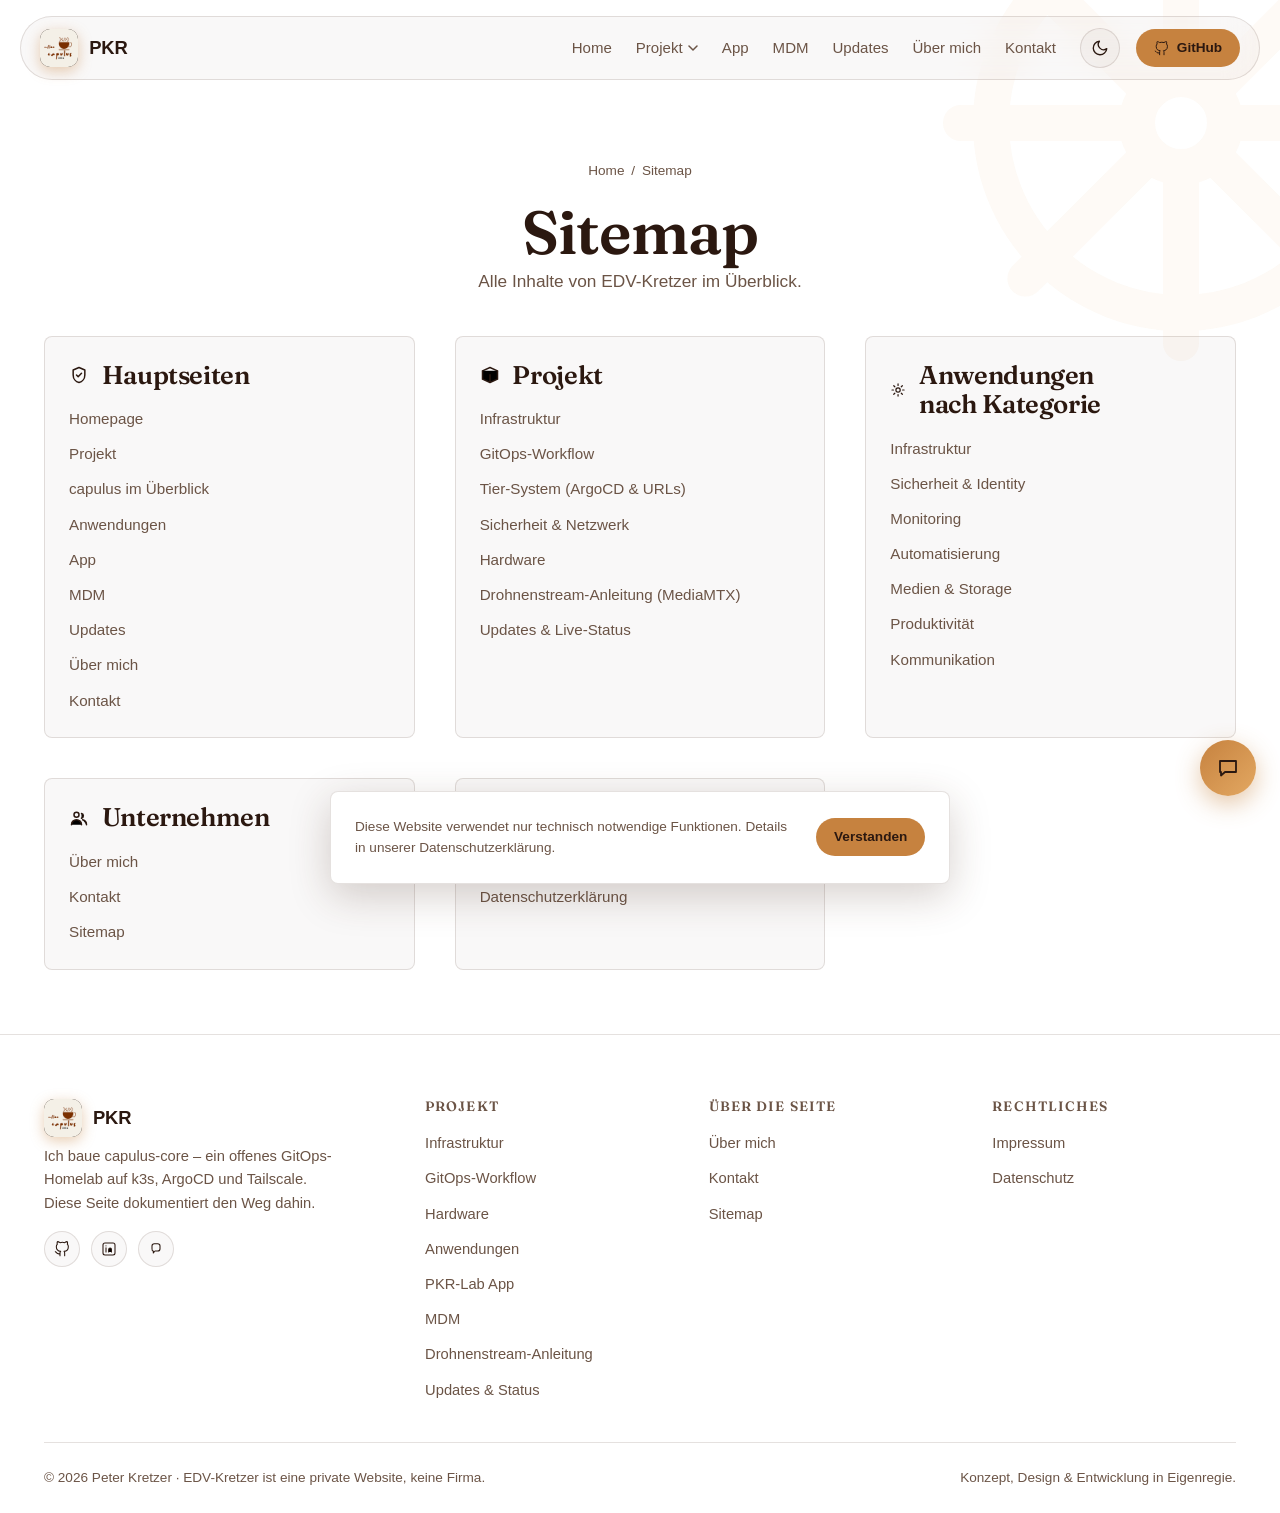
<file: sitemap.html>
<!DOCTYPE html>
<html lang="de">
<head>
  <meta charset="UTF-8">
  <meta name="viewport" content="width=device-width, initial-scale=1.0">
  <title>Sitemap – Seitenübersicht | PKR</title>
  <meta name="description" content="Alle Seiten von EDV-Kretzer auf einen Blick – übersichtlich nach Kategorien sortiert.">
  <meta name="theme-color" content="#ffffff" media="(prefers-color-scheme: light)">
  <meta name="theme-color" content="#17100c" media="(prefers-color-scheme: dark)">
  <link rel="icon" type="image/png" href="assets/icons/logo-pkr.png">
  <meta name="robots" content="index, follow">
  <link rel="canonical" href="https://www.pkr-docs.de/sitemap/">

  <link rel="preload" href="assets/fonts/fraunces-latin-wght-normal.woff2" as="font" type="font/woff2" crossorigin>
  <link rel="stylesheet" href="css/style.css">
  <link rel="stylesheet" href="css/animations.css">
  <script src="js/theme.js"></script>
  <meta property="og:type" content="website" data-seo>
  <meta property="og:site_name" content="PKR" data-seo>
  <meta property="og:title" content="Sitemap – Seitenübersicht" data-seo>
  <meta property="og:description" content="Alle Seiten von EDV-Kretzer auf einen Blick – übersichtlich nach Kategorien sortiert." data-seo>
  <meta property="og:url" content="https://www.pkr-docs.de/sitemap/" data-seo>
  <meta property="og:locale" content="de_DE" data-seo>
  <meta name="twitter:card" content="summary" data-seo>
  <meta name="twitter:title" content="Sitemap – Seitenübersicht" data-seo>
  <meta name="twitter:description" content="Alle Seiten von EDV-Kretzer auf einen Blick – übersichtlich nach Kategorien sortiert." data-seo>
  <script type="application/ld+json" data-seo>
{
  "@context": "https://schema.org",
  "@graph": [
    {
      "@type": "WebPage",
      "@id": "https://www.pkr-docs.de/sitemap/#webpage",
      "url": "https://www.pkr-docs.de/sitemap/",
      "name": "Sitemap – Seitenübersicht",
      "description": "Alle Seiten von EDV-Kretzer auf einen Blick – übersichtlich nach Kategorien sortiert.",
      "inLanguage": "de-DE",
      "isPartOf": {
        "@id": "https://www.pkr-docs.de/#website"
      }
    },
    {
      "@type": "BreadcrumbList",
      "itemListElement": [
        {
          "@type": "ListItem",
          "position": 1,
          "name": "Home",
          "item": "https://www.pkr-docs.de/"
        },
        {
          "@type": "ListItem",
          "position": 2,
          "name": "Sitemap",
          "item": "https://www.pkr-docs.de/sitemap/"
        }
      ]
    }
  ]
}
  </script>
</head>
<body>
  <div class="bg-wheel bg-wheel-sm" aria-hidden="true"><svg><use href="assets/icons/sprite.svg#icon-wheel"></use></svg></div>
  <a class="skip-link" href="#main">Zum Inhalt springen</a>

  <header class="site-header">
    <div class="container nav-inner glass">
      <a href="index.html" class="brand" aria-label="PKR Startseite">
        <span class="brand-mark"><img src="assets/icons/logo-pkr.png" width="38" height="38" alt=""></span>
        <span>PKR</span>
      </a>
      <nav class="nav-links" aria-label="Hauptnavigation">
        <a href="index.html">Home</a>
        <div class="nav-dropdown">
          <button type="button" class="nav-dropdown-trigger" aria-expanded="false" aria-haspopup="true" aria-controls="projekt-menu">
            Projekt
            <svg class="nav-dropdown-caret" width="10" height="10" viewBox="0 0 10 6" aria-hidden="true"><path d="M1 1l4 4 4-4" stroke="currentColor" stroke-width="1.5" fill="none" stroke-linecap="round" stroke-linejoin="round"/></svg>
          </button>
          <div class="nav-dropdown-menu" id="projekt-menu">
            <a href="projekt.html">Projekt-Übersicht</a>
            <a href="capulus.html">capulus im Überblick</a>
            <a href="anwendungen.html">Anwendungen</a>
            <a href="mediamtx-drohnenstream.html">Drohnenstream-Anleitung</a>
          </div>
        </div>
        <a href="app.html">App</a>
        <a href="mdm.html">MDM</a>
        <a href="updates.html">Updates</a>
        <a href="ueber-mich.html">Über mich</a>
        <a href="kontakt.html">Kontakt</a>
      </nav>
<button type="button" class="theme-toggle" aria-label="Farbschema wechseln" title="Hell oder dunkel">
        <svg class="icon-sun" width="18" height="18" viewBox="0 0 24 24" fill="none" stroke="currentColor" stroke-width="1.8" stroke-linecap="round" stroke-linejoin="round" aria-hidden="true"><circle cx="12" cy="12" r="4"/><path d="M12 2v2M12 20v2M4.9 4.9l1.4 1.4M17.7 17.7l1.4 1.4M2 12h2M20 12h2M4.9 19.1l1.4-1.4M17.7 6.3l1.4-1.4"/></svg>
        <svg class="icon-moon" width="18" height="18" viewBox="0 0 24 24" fill="none" stroke="currentColor" stroke-width="1.8" stroke-linecap="round" stroke-linejoin="round" aria-hidden="true"><path d="M21 12.8A9 9 0 1 1 11.2 3a7 7 0 0 0 9.8 9.8z"/></svg>
      </button>

      <a href="https://github.com/pkr-lab" target="_blank" rel="noopener" class="btn btn-primary btn-sm nav-cta"><svg width="15" height="15"><use href="assets/icons/sprite.svg#icon-github"></use></svg> GitHub</a>
      <button type="button" class="nav-toggle" aria-label="Menü öffnen" aria-expanded="false" aria-controls="mobile-menu">
        <span></span><span></span><span></span>
      </button>
    </div>
  </header>

  <div class="mobile-menu" id="mobile-menu">
    <a href="index.html">Home</a>
    <a href="projekt.html">Projekt</a>
    <a href="capulus.html" class="sub">capulus im Überblick</a>
    <a href="anwendungen.html" class="sub">Anwendungen</a>
    <a href="mediamtx-drohnenstream.html" class="sub">Drohnenstream-Anleitung</a>
    <a href="app.html">App</a>
    <a href="mdm.html">MDM</a>
    <a href="updates.html">Updates</a>
    <a href="ueber-mich.html">Über mich</a>
    <a href="kontakt.html">Kontakt</a>
    <a href="https://github.com/pkr-lab" target="_blank" rel="noopener" class="btn btn-primary mt-4"><svg width="16" height="16"><use href="assets/icons/sprite.svg#icon-github"></use></svg> GitHub ansehen</a>
  </div>

  <main id="main">
    <section class="page-hero container">
      <div class="breadcrumbs"><a href="index.html">Home</a><span>/</span><span>Sitemap</span></div>
      <h1>Sitemap</h1>
      <p>Alle Inhalte von EDV-Kretzer im Überblick.</p>
    </section>

    <section class="container">
      <div class="sitemap-grid">
        <div class="sitemap-col glass-card">
          <h3><svg width="20" height="20"><use href="assets/icons/sprite.svg#icon-shield"></use></svg> Hauptseiten</h3>
          <ul>
            <li><a href="index.html">Homepage</a></li>
            <li><a href="projekt.html">Projekt</a></li>
            <li><a href="capulus.html">capulus im Überblick</a></li>
            <li><a href="anwendungen.html">Anwendungen</a></li>
            <li><a href="app.html">App</a></li>
            <li><a href="mdm.html">MDM</a></li>
            <li><a href="updates.html">Updates</a></li>
            <li><a href="ueber-mich.html">Über mich</a></li>
            <li><a href="kontakt.html">Kontakt</a></li>
          </ul>
        </div>

        <div class="sitemap-col glass-card">
          <h3><svg width="20" height="20"><use href="assets/icons/sprite.svg#icon-box"></use></svg> Projekt</h3>
          <ul>
            <li><a href="projekt.html#infrastruktur">Infrastruktur</a></li>
            <li><a href="projekt.html#gitops">GitOps-Workflow</a></li>
            <li><a href="projekt.html#tier-system">Tier-System (ArgoCD &amp; URLs)</a></li>
            <li><a href="projekt.html#security">Sicherheit &amp; Netzwerk</a></li>
            <li><a href="projekt.html#hardware">Hardware</a></li>
            <li><a href="mediamtx-drohnenstream.html">Drohnenstream-Anleitung (MediaMTX)</a></li>
            <li><a href="updates.html">Updates &amp; Live-Status</a></li>
          </ul>
        </div>

        <div class="sitemap-col glass-card">
          <h3><svg width="20" height="20"><use href="assets/icons/sprite.svg#icon-cog"></use></svg> Anwendungen nach Kategorie</h3>
          <ul>
            <li><a href="anwendungen.html?kategorie=Infrastruktur">Infrastruktur</a></li>
            <li><a href="anwendungen.html?kategorie=Sicherheit%20%26%20Identity">Sicherheit &amp; Identity</a></li>
            <li><a href="anwendungen.html?kategorie=Monitoring">Monitoring</a></li>
            <li><a href="anwendungen.html?kategorie=Automatisierung">Automatisierung</a></li>
            <li><a href="anwendungen.html?kategorie=Medien%20%26%20Storage">Medien &amp; Storage</a></li>
            <li><a href="anwendungen.html?kategorie=Produktivit%C3%A4t">Produktivität</a></li>
            <li><a href="anwendungen.html?kategorie=Kommunikation">Kommunikation</a></li>
          </ul>
        </div>

        <div class="sitemap-col glass-card">
          <h3><svg width="20" height="20"><use href="assets/icons/sprite.svg#icon-users"></use></svg> Unternehmen</h3>
          <ul>
            <li><a href="ueber-mich.html">Über mich</a></li>
            <li><a href="kontakt.html">Kontakt</a></li>
            <li><a href="sitemap.html">Sitemap</a></li>
          </ul>
        </div>

        <div class="sitemap-col glass-card">
          <h3><svg width="20" height="20"><use href="assets/icons/sprite.svg#icon-lock"></use></svg> Rechtliches</h3>
          <ul>
            <li><a href="impressum.html">Impressum</a></li>
            <li><a href="datenschutz.html">Datenschutzerklärung</a></li>
          </ul>
        </div>
      </div>
    </section>
  </main>

  <footer class="site-footer">
    <div class="container">
      <div class="footer-grid">
        <div class="footer-brand">
          <a href="index.html" class="brand">
            <span class="brand-mark"><img src="assets/icons/logo-pkr.png" width="38" height="38" alt=""></span>
            <span>PKR</span>
          </a>
          <p>Ich baue capulus-core – ein offenes GitOps-Homelab auf k3s, ArgoCD und Tailscale. Diese Seite dokumentiert den Weg dahin.</p>
          <div class="social-row mt-2">
            <a href="https://github.com/pkr-lab" target="_blank" rel="noopener" aria-label="GitHub"><svg width="16" height="16"><use href="assets/icons/sprite.svg#icon-github"></use></svg></a>
            <a href="#" aria-label="LinkedIn"><svg width="16" height="16"><use href="assets/icons/sprite.svg#icon-linkedin"></use></svg></a>
            <a href="#" aria-label="Mastodon"><svg width="16" height="16"><use href="assets/icons/sprite.svg#icon-mastodon"></use></svg></a>
          </div>
        </div>
        <div class="footer-col">
          <h4>Projekt</h4>
          <ul>
            <li><a href="projekt.html#infrastruktur">Infrastruktur</a></li>
            <li><a href="projekt.html#gitops">GitOps-Workflow</a></li>
            <li><a href="projekt.html#hardware">Hardware</a></li>
            <li><a href="anwendungen.html">Anwendungen</a></li>
            <li><a href="app.html">PKR-Lab App</a></li>
            <li><a href="mdm.html">MDM</a></li>
            <li><a href="mediamtx-drohnenstream.html">Drohnenstream-Anleitung</a></li>
            <li><a href="updates.html">Updates &amp; Status</a></li>
          </ul>
        </div>
        <div class="footer-col">
          <h4>Über die Seite</h4>
          <ul>
            <li><a href="ueber-mich.html">Über mich</a></li>
            <li><a href="kontakt.html">Kontakt</a></li>
            <li><a href="sitemap.html">Sitemap</a></li>
          </ul>
        </div>
        <div class="footer-col">
          <h4>Rechtliches</h4>
          <ul>
            <li><a href="impressum.html">Impressum</a></li>
            <li><a href="datenschutz.html">Datenschutz</a></li>
          </ul>
        </div>
      </div>
      <div class="footer-bottom">
        <span>© <span data-year></span> Peter Kretzer · EDV-Kretzer ist eine private Website, keine Firma.</span>
        <span>Konzept, Design &amp; Entwicklung in Eigenregie.</span>
      </div>
    </div>
  </footer>

  <div class="info-banner glass" role="status">
    <p>Diese Website verwendet nur technisch notwendige Funktionen. Details in unserer <a href="datenschutz.html">Datenschutzerklärung</a>.</p>
    <div class="info-banner-actions">
      <button type="button" class="btn btn-primary btn-sm" data-banner-accept>Verstanden</button>
    </div>
  </div>

  <script src="js/main.js"></script>

  <button type="button" class="open-zammad-chat chat-fab" aria-label="Chat öffnen">
    <svg width="22" height="22" aria-hidden="true"><use href="assets/icons/sprite.svg#icon-chat"></use></svg>
  </button>

  <!-- Zammad Live-Chat -->
  <script src="https://support-tech.pke-lab.de/assets/chat/chat-no-jquery.min.js"></script>
  <script src="js/chat.js"></script>
</body>
</html>
</file>
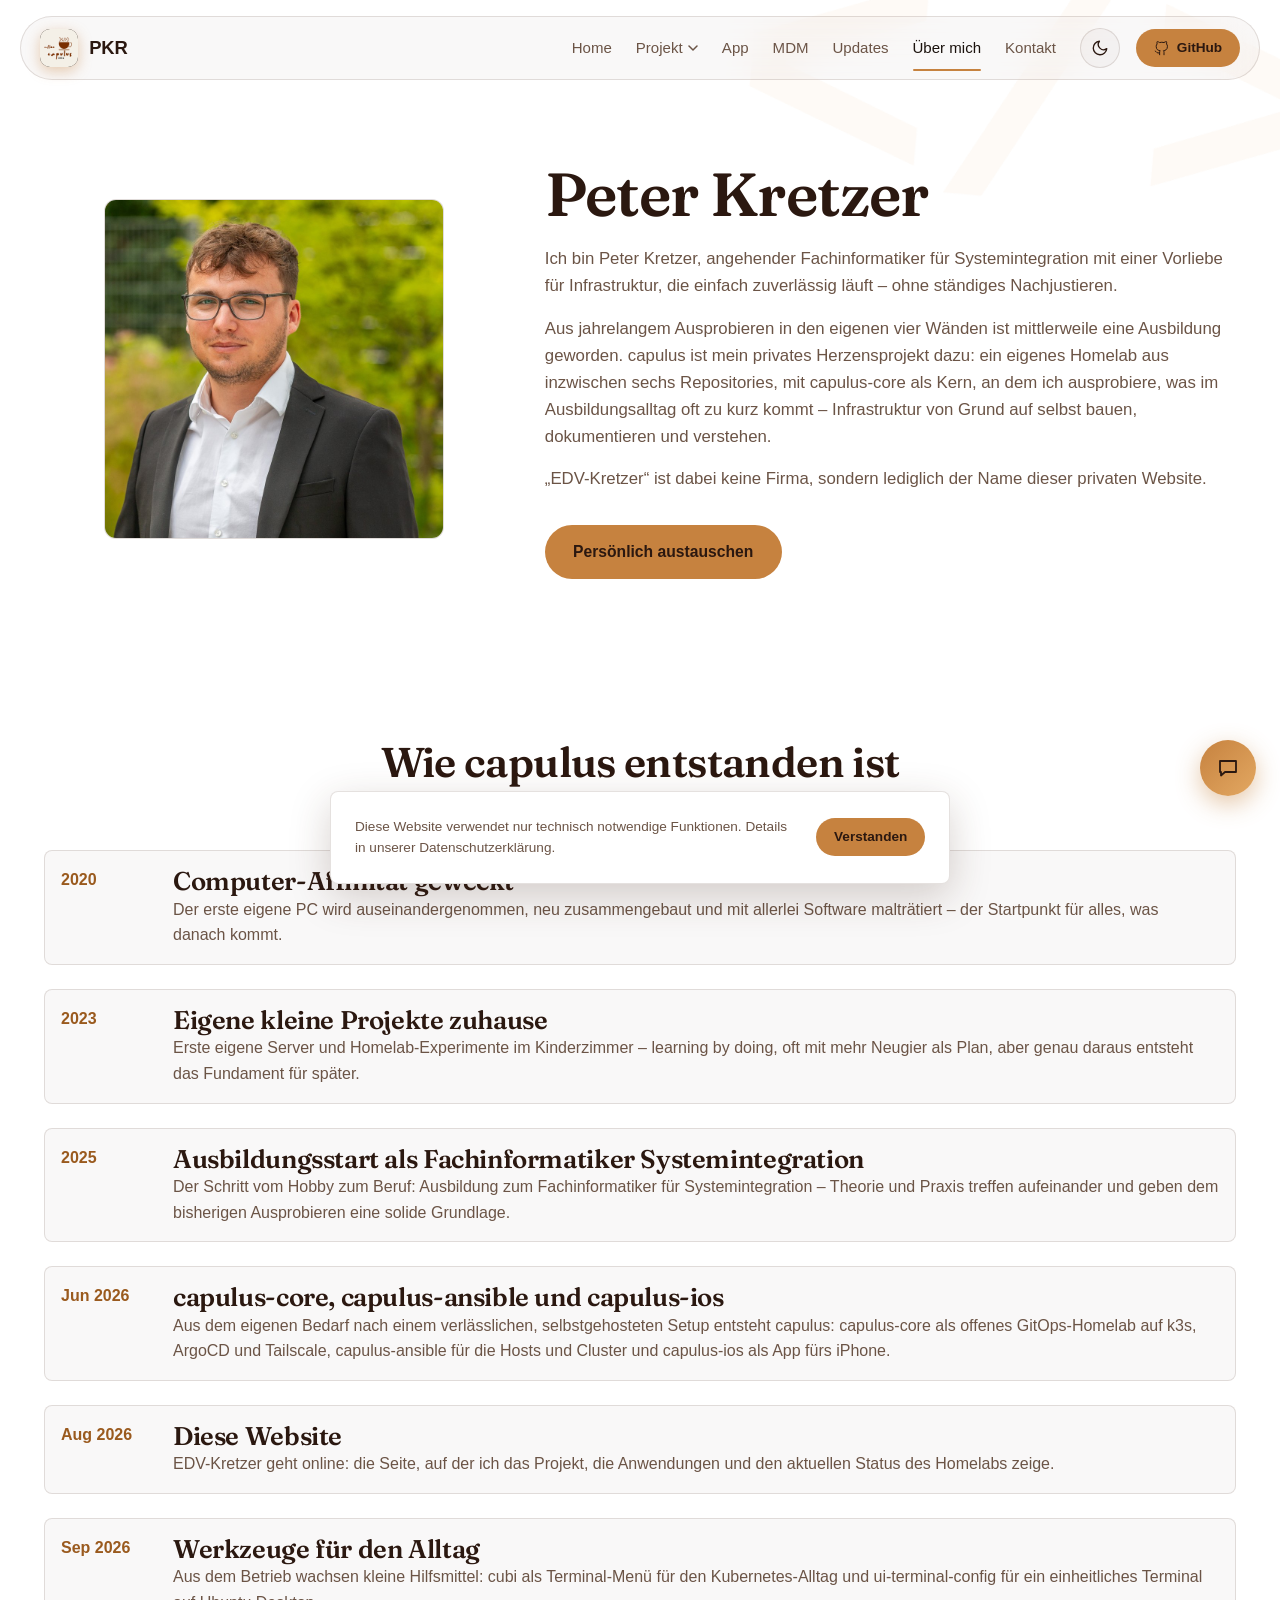
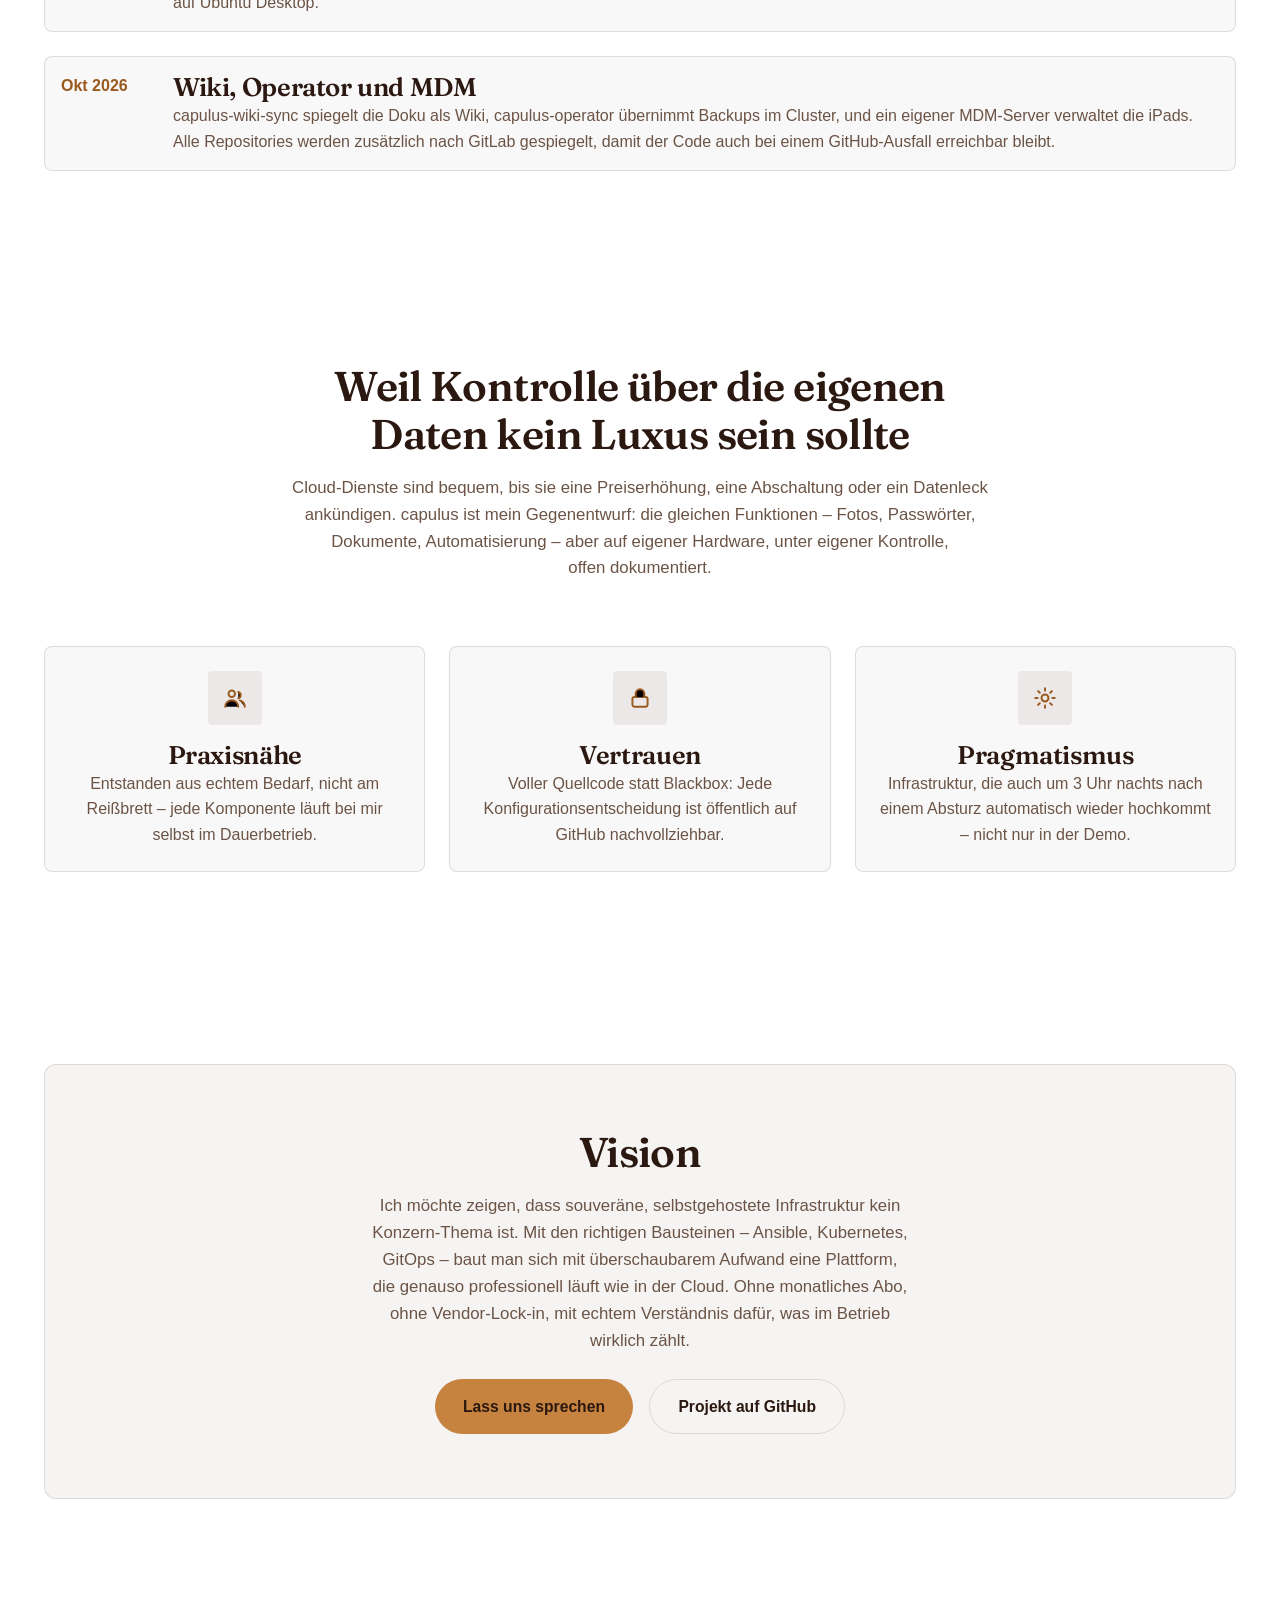
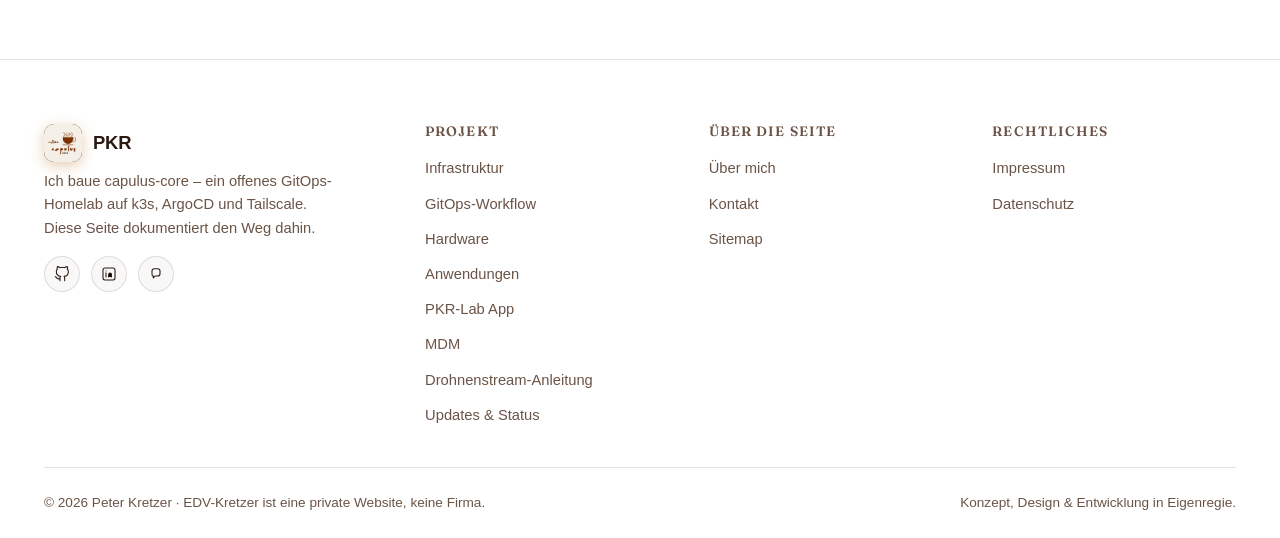
<file: ueber-mich.html>
<!DOCTYPE html>
<html lang="de">
<head>
  <meta charset="UTF-8">
  <meta name="viewport" content="width=device-width, initial-scale=1.0">
  <title>Über mich – Peter Kretzer | PKR</title>
  <meta name="description" content="Hintergrund und Motivation hinter capulus – warum ich als angehender Fachinformatiker für Systemintegration mein eigenes GitOps-Homelab mit sechs Repositories baue.">
  <meta name="theme-color" content="#ffffff" media="(prefers-color-scheme: light)">
  <meta name="theme-color" content="#17100c" media="(prefers-color-scheme: dark)">
  <link rel="icon" type="image/png" href="assets/icons/logo-pkr.png">
  <meta name="robots" content="index, follow">
  <link rel="canonical" href="https://www.pkr-docs.de/ueber-mich/">

  <link rel="preload" href="assets/fonts/fraunces-latin-wght-normal.woff2" as="font" type="font/woff2" crossorigin>
  <link rel="stylesheet" href="css/style.css">
  <link rel="stylesheet" href="css/animations.css">
  <script src="js/theme.js"></script>
  <meta property="og:type" content="website" data-seo>
  <meta property="og:site_name" content="PKR" data-seo>
  <meta property="og:title" content="Über mich – Peter Kretzer" data-seo>
  <meta property="og:description" content="Hintergrund und Motivation hinter capulus – warum ich als angehender Fachinformatiker für Systemintegration mein eigenes GitOps-Homelab mit sechs Repositories baue." data-seo>
  <meta property="og:url" content="https://www.pkr-docs.de/ueber-mich/" data-seo>
  <meta property="og:locale" content="de_DE" data-seo>
  <meta property="og:image" content="https://www.pkr-docs.de/assets/images/peter-kretzer.jpg" data-seo>
  <meta name="twitter:card" content="summary_large_image" data-seo>
  <meta name="twitter:title" content="Über mich – Peter Kretzer" data-seo>
  <meta name="twitter:description" content="Hintergrund und Motivation hinter capulus – warum ich als angehender Fachinformatiker für Systemintegration mein eigenes GitOps-Homelab mit sechs Repositories baue." data-seo>
  <script type="application/ld+json" data-seo>
{
  "@context": "https://schema.org",
  "@graph": [
    {
      "@type": "WebPage",
      "@id": "https://www.pkr-docs.de/ueber-mich/#webpage",
      "url": "https://www.pkr-docs.de/ueber-mich/",
      "name": "Über mich – Peter Kretzer",
      "description": "Hintergrund und Motivation hinter capulus – warum ich als angehender Fachinformatiker für Systemintegration mein eigenes GitOps-Homelab mit sechs Repositories baue.",
      "inLanguage": "de-DE",
      "isPartOf": {
        "@id": "https://www.pkr-docs.de/#website"
      }
    },
    {
      "@type": "BreadcrumbList",
      "itemListElement": [
        {
          "@type": "ListItem",
          "position": 1,
          "name": "Home",
          "item": "https://www.pkr-docs.de/"
        },
        {
          "@type": "ListItem",
          "position": 2,
          "name": "Über mich",
          "item": "https://www.pkr-docs.de/ueber-mich/"
        }
      ]
    }
  ]
}
  </script>
</head>
<body>
  <div class="bg-code" aria-hidden="true" style="font-size:min(32vw, 340px); transform:rotate(5deg);">&lt;/&gt;</div>
  <a class="skip-link" href="#main">Zum Inhalt springen</a>

  <header class="site-header">
    <div class="container nav-inner glass">
      <a href="index.html" class="brand" aria-label="PKR Startseite">
        <span class="brand-mark"><img src="assets/icons/logo-pkr.png" width="38" height="38" alt=""></span>
        <span>PKR</span>
      </a>
      <nav class="nav-links" aria-label="Hauptnavigation">
        <a href="index.html">Home</a>
        <div class="nav-dropdown">
          <button type="button" class="nav-dropdown-trigger" aria-expanded="false" aria-haspopup="true" aria-controls="projekt-menu">
            Projekt
            <svg class="nav-dropdown-caret" width="10" height="10" viewBox="0 0 10 6" aria-hidden="true"><path d="M1 1l4 4 4-4" stroke="currentColor" stroke-width="1.5" fill="none" stroke-linecap="round" stroke-linejoin="round"/></svg>
          </button>
          <div class="nav-dropdown-menu" id="projekt-menu">
            <a href="projekt.html">Projekt-Übersicht</a>
            <a href="capulus.html">capulus im Überblick</a>
            <a href="anwendungen.html">Anwendungen</a>
            <a href="mediamtx-drohnenstream.html">Drohnenstream-Anleitung</a>
          </div>
        </div>
        <a href="app.html">App</a>
        <a href="mdm.html">MDM</a>
        <a href="updates.html">Updates</a>
        <a href="ueber-mich.html" aria-current="page">Über mich</a>
        <a href="kontakt.html">Kontakt</a>
      </nav>
<button type="button" class="theme-toggle" aria-label="Farbschema wechseln" title="Hell oder dunkel">
        <svg class="icon-sun" width="18" height="18" viewBox="0 0 24 24" fill="none" stroke="currentColor" stroke-width="1.8" stroke-linecap="round" stroke-linejoin="round" aria-hidden="true"><circle cx="12" cy="12" r="4"/><path d="M12 2v2M12 20v2M4.9 4.9l1.4 1.4M17.7 17.7l1.4 1.4M2 12h2M20 12h2M4.9 19.1l1.4-1.4M17.7 6.3l1.4-1.4"/></svg>
        <svg class="icon-moon" width="18" height="18" viewBox="0 0 24 24" fill="none" stroke="currentColor" stroke-width="1.8" stroke-linecap="round" stroke-linejoin="round" aria-hidden="true"><path d="M21 12.8A9 9 0 1 1 11.2 3a7 7 0 0 0 9.8 9.8z"/></svg>
      </button>

      <a href="https://github.com/pkr-lab" target="_blank" rel="noopener" class="btn btn-primary btn-sm nav-cta"><svg width="15" height="15"><use href="assets/icons/sprite.svg#icon-github"></use></svg> GitHub</a>
      <button type="button" class="nav-toggle" aria-label="Menü öffnen" aria-expanded="false" aria-controls="mobile-menu">
        <span></span><span></span><span></span>
      </button>
    </div>
  </header>

  <div class="mobile-menu" id="mobile-menu">
    <a href="index.html">Home</a>
    <a href="projekt.html">Projekt</a>
    <a href="capulus.html" class="sub">capulus im Überblick</a>
    <a href="anwendungen.html" class="sub">Anwendungen</a>
    <a href="mediamtx-drohnenstream.html" class="sub">Drohnenstream-Anleitung</a>
    <a href="app.html">App</a>
    <a href="mdm.html">MDM</a>
    <a href="updates.html">Updates</a>
    <a href="ueber-mich.html" aria-current="page">Über mich</a>
    <a href="kontakt.html">Kontakt</a>
    <a href="https://github.com/pkr-lab" target="_blank" rel="noopener" class="btn btn-primary mt-4"><svg width="16" height="16"><use href="assets/icons/sprite.svg#icon-github"></use></svg> GitHub ansehen</a>
  </div>

  <main id="main">
    <section class="container">
      <div class="about-hero">
        <div class="portrait-wrap">
          <div class="portrait-frame glass-card">
            <img src="assets/images/peter-kretzer.jpg" alt="Porträt von Peter Kretzer" width="900" height="900" loading="eager">
          </div>
        </div>
        <div class="about-body">
          <h1>Peter Kretzer</h1>
          <p>Ich bin Peter Kretzer, angehender Fachinformatiker für Systemintegration mit einer Vorliebe für Infrastruktur, die einfach zuverlässig läuft – ohne ständiges Nachjustieren.</p>
          <p>Aus jahrelangem Ausprobieren in den eigenen vier Wänden ist mittlerweile eine Ausbildung geworden. <a href="https://github.com/pkr-lab/capulus-core" target="_blank" rel="noopener">capulus</a> ist mein privates Herzensprojekt dazu: ein eigenes Homelab aus inzwischen sechs Repositories, mit capulus-core als Kern, an dem ich ausprobiere, was im Ausbildungsalltag oft zu kurz kommt – Infrastruktur von Grund auf selbst bauen, dokumentieren und verstehen.</p>
          <p>„EDV-Kretzer“ ist dabei keine Firma, sondern lediglich der Name dieser privaten Website.</p>
          <a href="kontakt.html" class="btn btn-primary mt-2">Persönlich austauschen</a>
        </div>
      </div>
    </section>

    <section class="section">
      <div class="container">
        <div class="section-head">
          <h2>Wie capulus entstanden ist</h2>
        </div>
        <div class="timeline">
          <div class="timeline-item glass-card">
            <span class="year">2020</span>
            <div>
              <h3>Computer-Affinität geweckt</h3>
              <p>Der erste eigene PC wird auseinandergenommen, neu zusammengebaut und mit allerlei Software malträtiert – der Startpunkt für alles, was danach kommt.</p>
            </div>
          </div>
          <div class="timeline-item glass-card">
            <span class="year">2023</span>
            <div>
              <h3>Eigene kleine Projekte zuhause</h3>
              <p>Erste eigene Server und Homelab-Experimente im Kinderzimmer – learning by doing, oft mit mehr Neugier als Plan, aber genau daraus entsteht das Fundament für später.</p>
            </div>
          </div>
          <div class="timeline-item glass-card">
            <span class="year">2025</span>
            <div>
              <h3>Ausbildungsstart als Fachinformatiker Systemintegration</h3>
              <p>Der Schritt vom Hobby zum Beruf: Ausbildung zum Fachinformatiker für Systemintegration – Theorie und Praxis treffen aufeinander und geben dem bisherigen Ausprobieren eine solide Grundlage.</p>
            </div>
          </div>
          <div class="timeline-item glass-card">
            <span class="year">Jun 2026</span>
            <div>
              <h3>capulus-core, capulus-ansible und capulus-ios</h3>
              <p>Aus dem eigenen Bedarf nach einem verlässlichen, selbstgehosteten Setup entsteht capulus: capulus-core als offenes GitOps-Homelab auf k3s, ArgoCD und Tailscale, capulus-ansible für die Hosts und Cluster und capulus-ios als App fürs iPhone.</p>
            </div>
          </div>
          <div class="timeline-item glass-card">
            <span class="year">Aug 2026</span>
            <div>
              <h3>Diese Website</h3>
              <p>EDV-Kretzer geht online: die Seite, auf der ich das Projekt, die Anwendungen und den aktuellen Status des Homelabs zeige.</p>
            </div>
          </div>
          <div class="timeline-item glass-card">
            <span class="year">Sep 2026</span>
            <div>
              <h3>Werkzeuge für den Alltag</h3>
              <p>Aus dem Betrieb wachsen kleine Hilfsmittel: cubi als Terminal-Menü für den Kubernetes-Alltag und ui-terminal-config für ein einheitliches Terminal auf Ubuntu Desktop.</p>
            </div>
          </div>
          <div class="timeline-item glass-card">
            <span class="year">Okt 2026</span>
            <div>
              <h3>Wiki, Operator und MDM</h3>
              <p>capulus-wiki-sync spiegelt die Doku als Wiki, capulus-operator übernimmt Backups im Cluster, und ein eigener MDM-Server verwaltet die iPads. Alle Repositories werden zusätzlich nach GitLab gespiegelt, damit der Code auch bei einem GitHub-Ausfall erreichbar bleibt.</p>
            </div>
          </div>
        </div>
      </div>
    </section>

    <section class="section">
      <div class="container">
        <div class="section-head">
          <h2>Weil Kontrolle über die eigenen Daten kein Luxus sein sollte</h2>
          <p>Cloud-Dienste sind bequem, bis sie eine Preiserhöhung, eine Abschaltung oder ein Datenleck ankündigen. capulus ist mein Gegenentwurf: die gleichen Funktionen – Fotos, Passwörter, Dokumente, Automatisierung – aber auf eigener Hardware, unter eigener Kontrolle, offen dokumentiert.</p>
        </div>

        <div class="grid grid-3 values-grid">
          <div class="value-card glass-card">
            <div class="card-icon"><svg width="26" height="26"><use href="assets/icons/sprite.svg#icon-users"></use></svg></div>
            <h3>Praxisnähe</h3>
            <p>Entstanden aus echtem Bedarf, nicht am Reißbrett – jede Komponente läuft bei mir selbst im Dauerbetrieb.</p>
          </div>
          <div class="value-card glass-card">
            <div class="card-icon"><svg width="26" height="26"><use href="assets/icons/sprite.svg#icon-lock"></use></svg></div>
            <h3>Vertrauen</h3>
            <p>Voller Quellcode statt Blackbox: Jede Konfigurationsentscheidung ist öffentlich auf GitHub nachvollziehbar.</p>
          </div>
          <div class="value-card glass-card">
            <div class="card-icon"><svg width="26" height="26"><use href="assets/icons/sprite.svg#icon-cog"></use></svg></div>
            <h3>Pragmatismus</h3>
            <p>Infrastruktur, die auch um 3 Uhr nachts nach einem Absturz automatisch wieder hochkommt – nicht nur in der Demo.</p>
          </div>
        </div>
      </div>
    </section>

    <section class="section">
      <div class="container">
        <div class="cta-section glass">
          <h2>Vision</h2>
          <p>Ich möchte zeigen, dass souveräne, selbstgehostete Infrastruktur kein Konzern-Thema ist. Mit den richtigen Bausteinen – Ansible, Kubernetes, GitOps – baut man sich mit überschaubarem Aufwand eine Plattform, die genauso professionell läuft wie in der Cloud. Ohne monatliches Abo, ohne Vendor-Lock-in, mit echtem Verständnis dafür, was im Betrieb wirklich zählt.</p>
          <div class="cta-actions">
            <a href="kontakt.html" class="btn btn-primary">Lass uns sprechen</a>
            <a href="https://github.com/pkr-lab/capulus-core" target="_blank" rel="noopener" class="btn btn-outline">Projekt auf GitHub</a>
          </div>
        </div>
      </div>
    </section>
  </main>

  <footer class="site-footer">
    <div class="container">
      <div class="footer-grid">
        <div class="footer-brand">
          <a href="index.html" class="brand">
            <span class="brand-mark"><img src="assets/icons/logo-pkr.png" width="38" height="38" alt=""></span>
            <span>PKR</span>
          </a>
          <p>Ich baue capulus-core – ein offenes GitOps-Homelab auf k3s, ArgoCD und Tailscale. Diese Seite dokumentiert den Weg dahin.</p>
          <div class="social-row mt-2">
            <a href="https://github.com/pkr-lab" target="_blank" rel="noopener" aria-label="GitHub"><svg width="16" height="16"><use href="assets/icons/sprite.svg#icon-github"></use></svg></a>
            <a href="#" aria-label="LinkedIn"><svg width="16" height="16"><use href="assets/icons/sprite.svg#icon-linkedin"></use></svg></a>
            <a href="#" aria-label="Mastodon"><svg width="16" height="16"><use href="assets/icons/sprite.svg#icon-mastodon"></use></svg></a>
          </div>
        </div>
        <div class="footer-col">
          <h4>Projekt</h4>
          <ul>
            <li><a href="projekt.html#infrastruktur">Infrastruktur</a></li>
            <li><a href="projekt.html#gitops">GitOps-Workflow</a></li>
            <li><a href="projekt.html#hardware">Hardware</a></li>
            <li><a href="anwendungen.html">Anwendungen</a></li>
            <li><a href="app.html">PKR-Lab App</a></li>
            <li><a href="mdm.html">MDM</a></li>
            <li><a href="mediamtx-drohnenstream.html">Drohnenstream-Anleitung</a></li>
            <li><a href="updates.html">Updates &amp; Status</a></li>
          </ul>
        </div>
        <div class="footer-col">
          <h4>Über die Seite</h4>
          <ul>
            <li><a href="ueber-mich.html">Über mich</a></li>
            <li><a href="kontakt.html">Kontakt</a></li>
            <li><a href="sitemap.html">Sitemap</a></li>
          </ul>
        </div>
        <div class="footer-col">
          <h4>Rechtliches</h4>
          <ul>
            <li><a href="impressum.html">Impressum</a></li>
            <li><a href="datenschutz.html">Datenschutz</a></li>
          </ul>
        </div>
      </div>
      <div class="footer-bottom">
        <span>© <span data-year></span> Peter Kretzer · EDV-Kretzer ist eine private Website, keine Firma.</span>
        <span>Konzept, Design &amp; Entwicklung in Eigenregie.</span>
      </div>
    </div>
  </footer>

  <div class="info-banner glass" role="status">
    <p>Diese Website verwendet nur technisch notwendige Funktionen. Details in unserer <a href="datenschutz.html">Datenschutzerklärung</a>.</p>
    <div class="info-banner-actions">
      <button type="button" class="btn btn-primary btn-sm" data-banner-accept>Verstanden</button>
    </div>
  </div>

  <script src="js/main.js"></script>

  <button type="button" class="open-zammad-chat chat-fab" aria-label="Chat öffnen">
    <svg width="22" height="22" aria-hidden="true"><use href="assets/icons/sprite.svg#icon-chat"></use></svg>
  </button>

  <!-- Zammad Live-Chat -->
  <script src="https://support-tech.pke-lab.de/assets/chat/chat-no-jquery.min.js"></script>
  <script src="js/chat.js"></script>
</body>
</html>
</file>
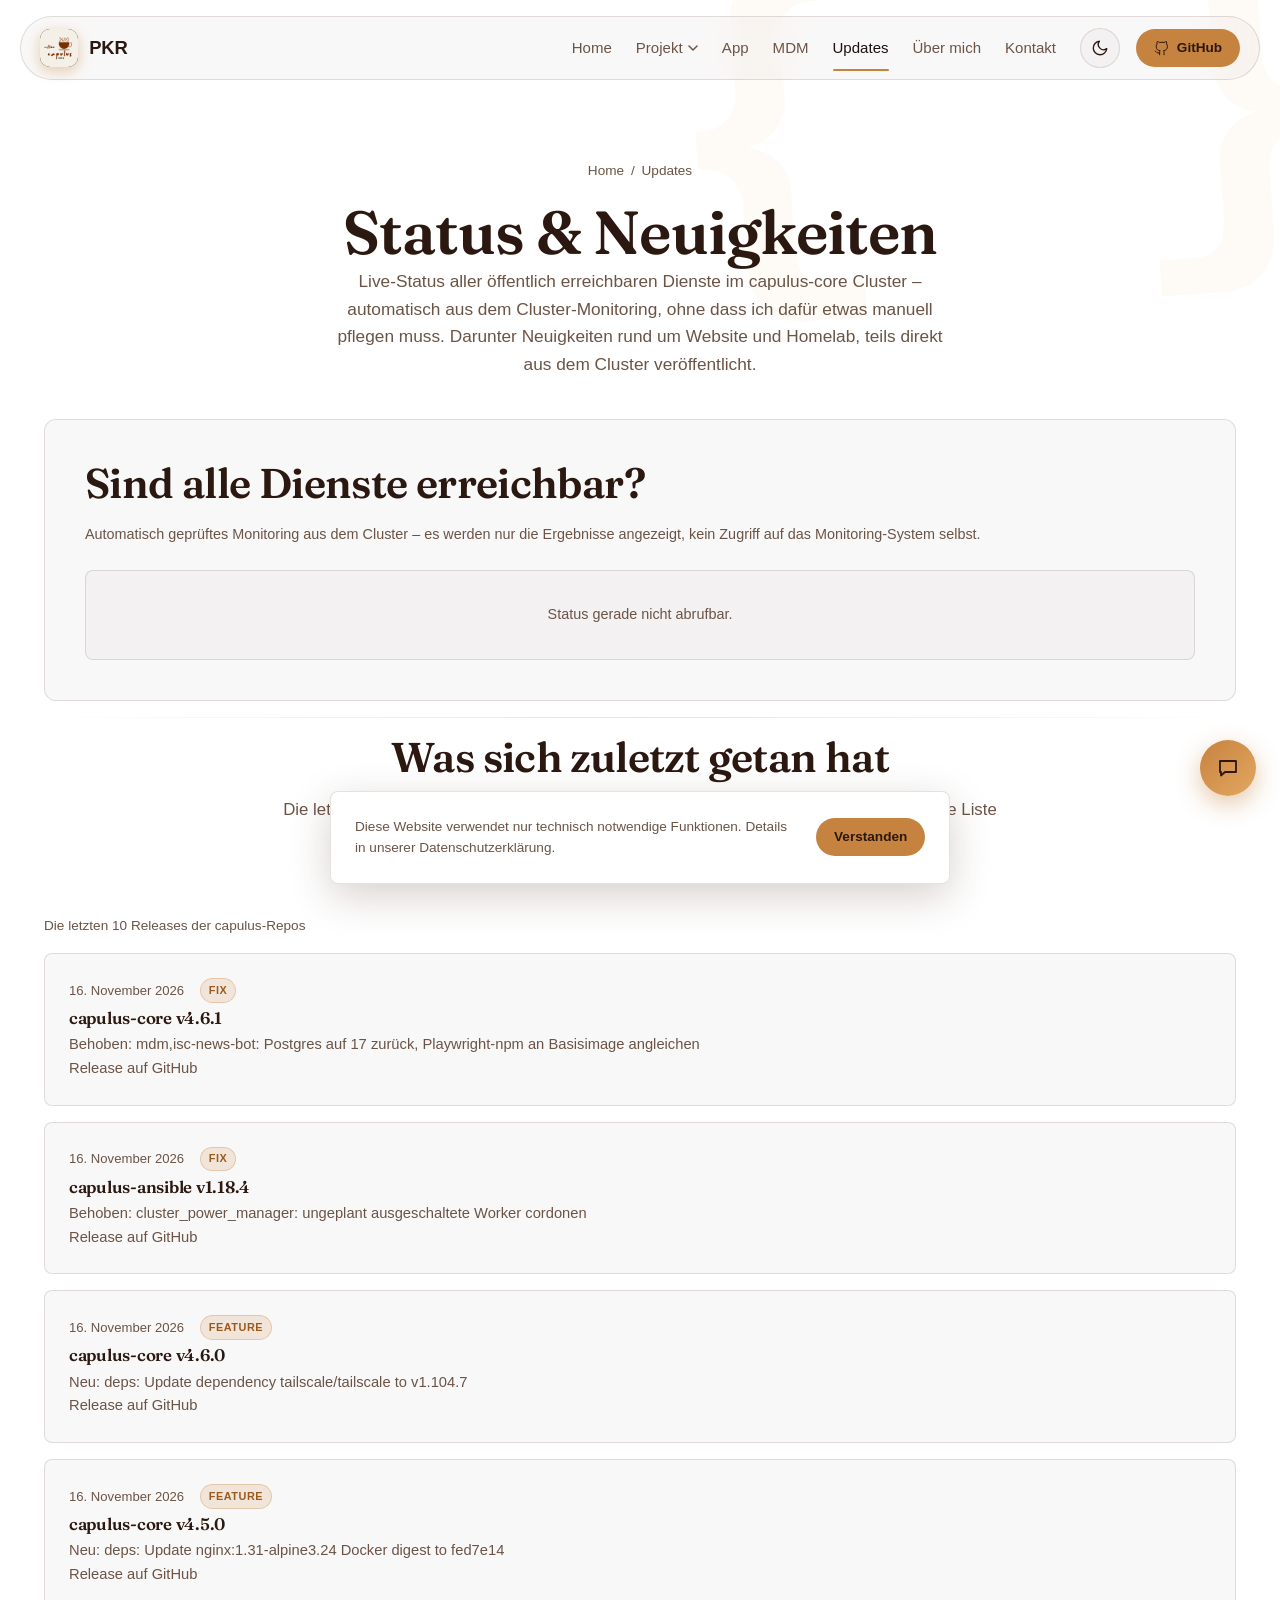
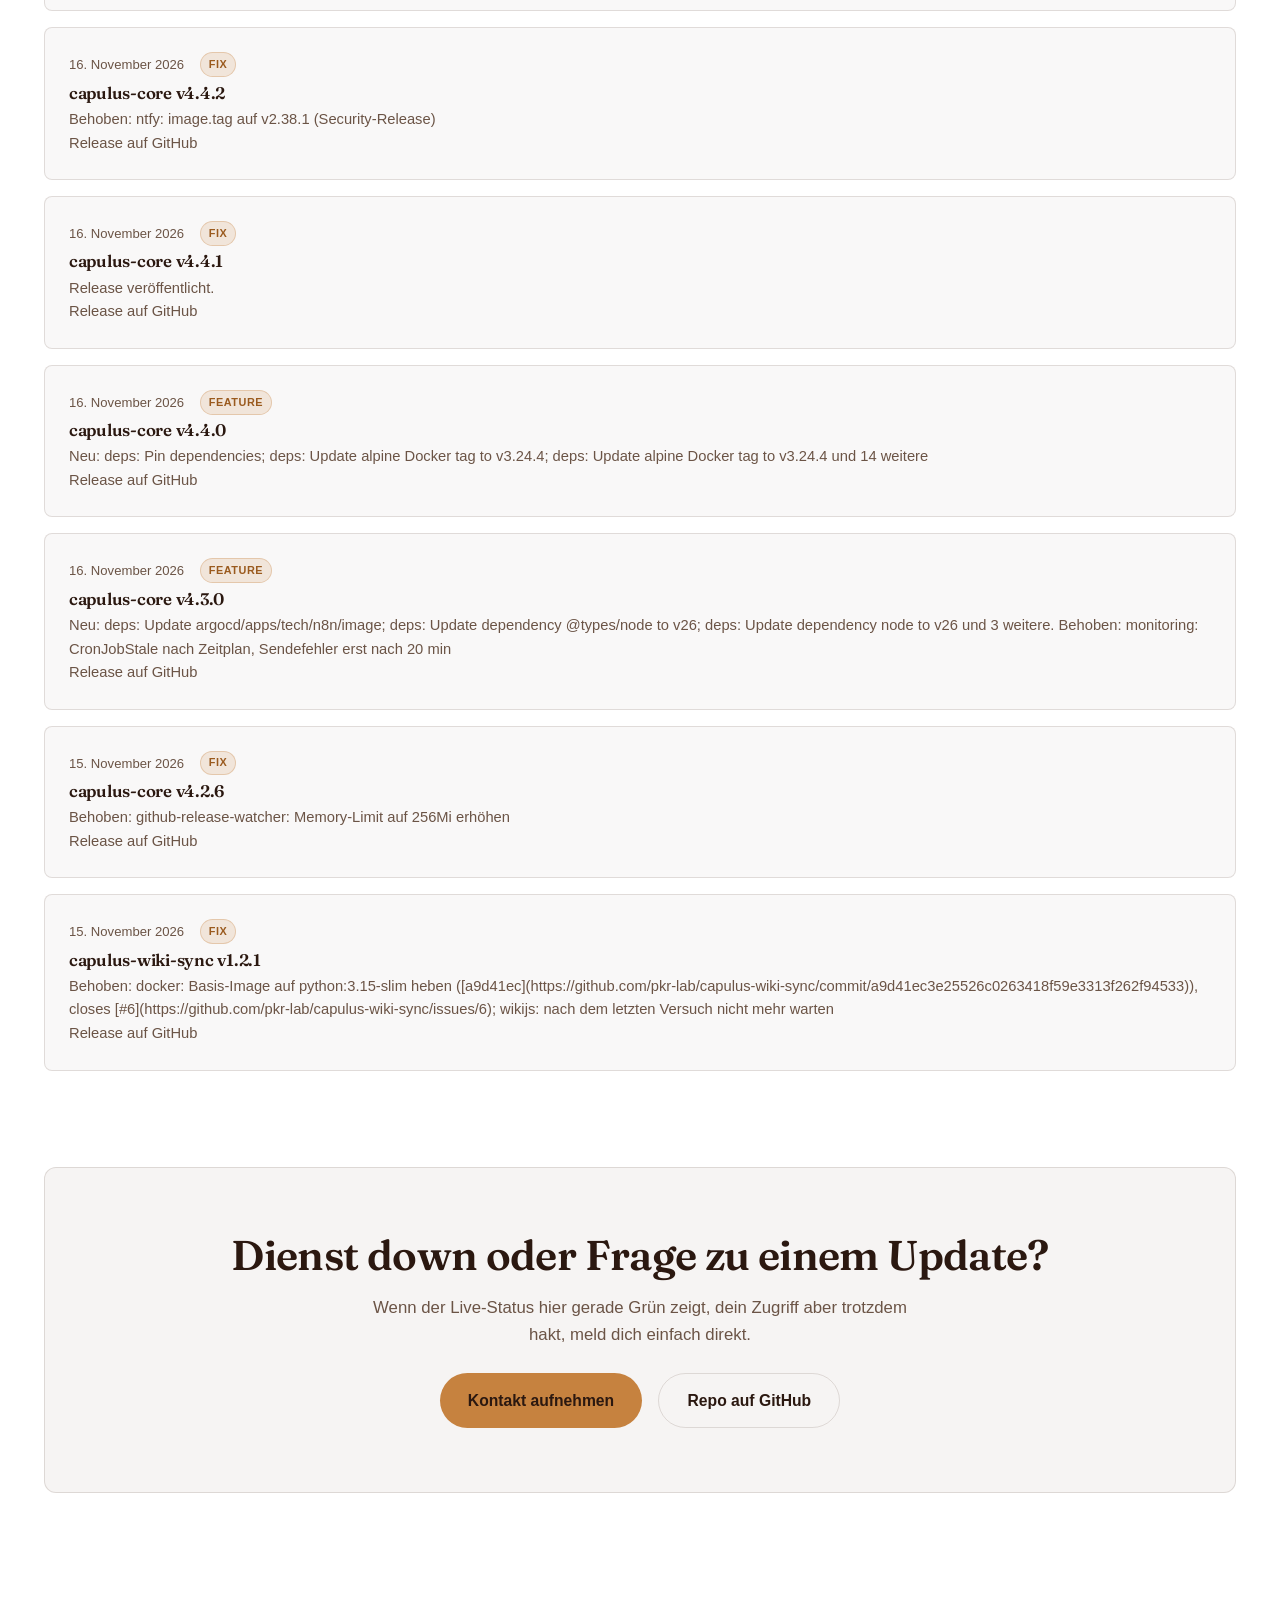
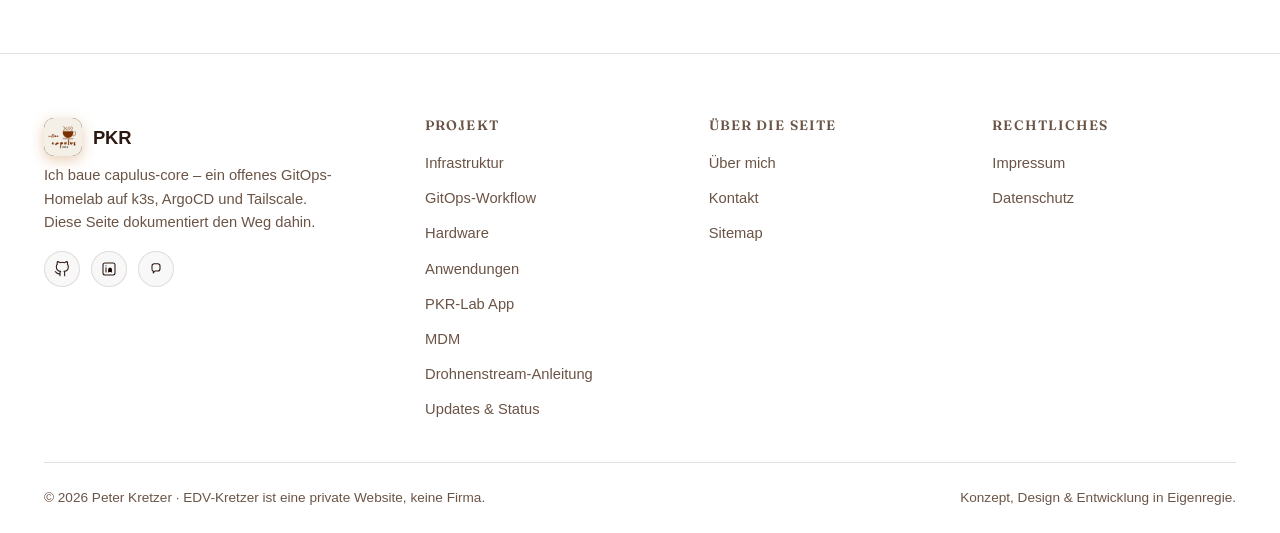
<file: updates.html>
<!DOCTYPE html>
<html lang="de">
<head>
  <meta charset="UTF-8">
  <meta name="viewport" content="width=device-width, initial-scale=1.0">
  <title>Updates – Status &amp; Neuigkeiten aus dem Cluster | PKR</title>
  <meta name="description" content="Live-Status aller öffentlichen Dienste im capulus-core Cluster plus Neuigkeiten rund um Website und Homelab – automatisch aus dem Cluster-Monitoring gespeist.">
  <meta name="theme-color" content="#ffffff" media="(prefers-color-scheme: light)">
  <meta name="theme-color" content="#17100c" media="(prefers-color-scheme: dark)">
  <link rel="icon" type="image/png" href="assets/icons/logo-pkr.png">
  <meta name="robots" content="index, follow">
  <link rel="canonical" href="https://www.pkr-docs.de/updates/">

  <link rel="preload" href="assets/fonts/fraunces-latin-wght-normal.woff2" as="font" type="font/woff2" crossorigin>
  <link rel="stylesheet" href="css/style.css">
  <link rel="stylesheet" href="css/animations.css">
  <script src="js/theme.js"></script>
  <meta property="og:type" content="website" data-seo>
  <meta property="og:site_name" content="PKR" data-seo>
  <meta property="og:title" content="Updates – Status &amp; Neuigkeiten aus dem Cluster" data-seo>
  <meta property="og:description" content="Live-Status aller öffentlichen Dienste im capulus-core Cluster plus Neuigkeiten rund um Website und Homelab – automatisch aus dem Cluster-Monitoring gespeist." data-seo>
  <meta property="og:url" content="https://www.pkr-docs.de/updates/" data-seo>
  <meta property="og:locale" content="de_DE" data-seo>
  <meta name="twitter:card" content="summary" data-seo>
  <meta name="twitter:title" content="Updates – Status &amp; Neuigkeiten aus dem Cluster" data-seo>
  <meta name="twitter:description" content="Live-Status aller öffentlichen Dienste im capulus-core Cluster plus Neuigkeiten rund um Website und Homelab – automatisch aus dem Cluster-Monitoring gespeist." data-seo>
  <script type="application/ld+json" data-seo>
{
  "@context": "https://schema.org",
  "@graph": [
    {
      "@type": "WebPage",
      "@id": "https://www.pkr-docs.de/updates/#webpage",
      "url": "https://www.pkr-docs.de/updates/",
      "name": "Updates – Status & Neuigkeiten aus dem Cluster",
      "description": "Live-Status aller öffentlichen Dienste im capulus-core Cluster plus Neuigkeiten rund um Website und Homelab – automatisch aus dem Cluster-Monitoring gespeist.",
      "inLanguage": "de-DE",
      "isPartOf": {
        "@id": "https://www.pkr-docs.de/#website"
      }
    },
    {
      "@type": "BreadcrumbList",
      "itemListElement": [
        {
          "@type": "ListItem",
          "position": 1,
          "name": "Home",
          "item": "https://www.pkr-docs.de/"
        },
        {
          "@type": "ListItem",
          "position": 2,
          "name": "Updates",
          "item": "https://www.pkr-docs.de/updates/"
        }
      ]
    }
  ]
}
  </script>
</head>
<body>
  <div class="bg-code" aria-hidden="true" style="font-size:min(34vw, 380px); transform:rotate(-4deg);">{ }</div>
  <a class="skip-link" href="#main">Zum Inhalt springen</a>

  <header class="site-header">
    <div class="container nav-inner glass">
      <a href="index.html" class="brand" aria-label="PKR Startseite">
        <span class="brand-mark"><img src="assets/icons/logo-pkr.png" width="38" height="38" alt=""></span>
        <span>PKR</span>
      </a>
      <nav class="nav-links" aria-label="Hauptnavigation">
        <a href="index.html">Home</a>
        <div class="nav-dropdown">
          <button type="button" class="nav-dropdown-trigger" aria-expanded="false" aria-haspopup="true" aria-controls="projekt-menu">
            Projekt
            <svg class="nav-dropdown-caret" width="10" height="10" viewBox="0 0 10 6" aria-hidden="true"><path d="M1 1l4 4 4-4" stroke="currentColor" stroke-width="1.5" fill="none" stroke-linecap="round" stroke-linejoin="round"/></svg>
          </button>
          <div class="nav-dropdown-menu" id="projekt-menu">
            <a href="projekt.html">Projekt-Übersicht</a>
            <a href="capulus.html">capulus im Überblick</a>
            <a href="anwendungen.html">Anwendungen</a>
            <a href="mediamtx-drohnenstream.html">Drohnenstream-Anleitung</a>
          </div>
        </div>
        <a href="app.html">App</a>
        <a href="mdm.html">MDM</a>
        <a href="updates.html" aria-current="page">Updates</a>
        <a href="ueber-mich.html">Über mich</a>
        <a href="kontakt.html">Kontakt</a>
      </nav>
<button type="button" class="theme-toggle" aria-label="Farbschema wechseln" title="Hell oder dunkel">
        <svg class="icon-sun" width="18" height="18" viewBox="0 0 24 24" fill="none" stroke="currentColor" stroke-width="1.8" stroke-linecap="round" stroke-linejoin="round" aria-hidden="true"><circle cx="12" cy="12" r="4"/><path d="M12 2v2M12 20v2M4.9 4.9l1.4 1.4M17.7 17.7l1.4 1.4M2 12h2M20 12h2M4.9 19.1l1.4-1.4M17.7 6.3l1.4-1.4"/></svg>
        <svg class="icon-moon" width="18" height="18" viewBox="0 0 24 24" fill="none" stroke="currentColor" stroke-width="1.8" stroke-linecap="round" stroke-linejoin="round" aria-hidden="true"><path d="M21 12.8A9 9 0 1 1 11.2 3a7 7 0 0 0 9.8 9.8z"/></svg>
      </button>

      <a href="https://github.com/pkr-lab" target="_blank" rel="noopener" class="btn btn-primary btn-sm nav-cta"><svg width="15" height="15"><use href="assets/icons/sprite.svg#icon-github"></use></svg> GitHub</a>
      <button type="button" class="nav-toggle" aria-label="Menü öffnen" aria-expanded="false" aria-controls="mobile-menu">
        <span></span><span></span><span></span>
      </button>
    </div>
  </header>

  <div class="mobile-menu" id="mobile-menu">
    <a href="index.html">Home</a>
    <a href="projekt.html">Projekt</a>
    <a href="capulus.html" class="sub">capulus im Überblick</a>
    <a href="anwendungen.html" class="sub">Anwendungen</a>
    <a href="mediamtx-drohnenstream.html" class="sub">Drohnenstream-Anleitung</a>
    <a href="app.html">App</a>
    <a href="mdm.html">MDM</a>
    <a href="updates.html" aria-current="page">Updates</a>
    <a href="ueber-mich.html">Über mich</a>
    <a href="kontakt.html">Kontakt</a>
    <a href="https://github.com/pkr-lab" target="_blank" rel="noopener" class="btn btn-primary mt-4"><svg width="16" height="16"><use href="assets/icons/sprite.svg#icon-github"></use></svg> GitHub ansehen</a>
  </div>

  <main id="main">
    <!-- Wartungs-Block (nur bei Wartung am gesamten Cluster, befüllt js/main.js) -->
    <div class="container" data-status-block></div>

    <section class="page-hero container">
      <div class="breadcrumbs"><a href="index.html">Home</a><span>/</span><span>Updates</span></div>
      <h1>Status &amp; Neuigkeiten</h1>
      <p>Live-Status aller öffentlich erreichbaren Dienste im capulus-core Cluster – automatisch aus dem Cluster-Monitoring, ohne dass ich dafür etwas manuell pflegen muss. Darunter Neuigkeiten rund um Website und Homelab, teils direkt aus dem Cluster veröffentlicht.</p>
    </section>

    <!-- Live-Status -->
    <section class="container" id="status">
      <div class="status-card glass-card">
        <div class="status-card-head">
          <div>
            <h2 style="margin-bottom:0;">Sind alle Dienste erreichbar?</h2>
          </div>
        </div>
        <p class="status-card-note">Automatisch geprüftes Monitoring aus dem Cluster – es werden nur die Ergebnisse angezeigt, kein Zugriff auf das Monitoring-System selbst.</p>
        <div class="status-widget" id="status-widget" aria-live="polite">
          <p class="status-loading">Status wird geladen …</p>
        </div>
      </div>
    </section>

    <div class="container"><div class="divider"></div></div>

    <!-- Editorial Updates -->
    <section class="container" id="updates">
      <div class="section-head">
        <h2>Was sich zuletzt getan hat</h2>
        <p>Die letzten zehn Releases aller capulus-Repos (core, ansible, ios, wiki-sync, operator). Die Liste aktualisiert sich automatisch aus GitHub.</p>
      </div>

      <p class="results-meta" id="updates-meta" aria-live="polite">Updates werden geladen …</p>
      <div class="updates-list" id="updates-list" aria-live="polite"></div>
    </section>

    <section class="section">
      <div class="container">
        <div class="cta-section glass">
          <h2>Dienst down oder Frage zu einem Update?</h2>
          <p>Wenn der Live-Status hier gerade Grün zeigt, dein Zugriff aber trotzdem hakt, meld dich einfach direkt.</p>
          <div class="cta-actions">
            <a href="kontakt.html?interesse=Status-Frage" class="btn btn-primary">Kontakt aufnehmen</a>
            <a href="https://github.com/pkr-lab/capulus-core" target="_blank" rel="noopener" class="btn btn-outline">Repo auf GitHub</a>
          </div>
        </div>
      </div>
    </section>
  </main>

  <footer class="site-footer">
    <div class="container">
      <div class="footer-grid">
        <div class="footer-brand">
          <a href="index.html" class="brand">
            <span class="brand-mark"><img src="assets/icons/logo-pkr.png" width="38" height="38" alt=""></span>
            <span>PKR</span>
          </a>
          <p>Ich baue capulus-core – ein offenes GitOps-Homelab auf k3s, ArgoCD und Tailscale. Diese Seite dokumentiert den Weg dahin.</p>
          <div class="social-row mt-2">
            <a href="https://github.com/pkr-lab" target="_blank" rel="noopener" aria-label="GitHub"><svg width="16" height="16"><use href="assets/icons/sprite.svg#icon-github"></use></svg></a>
            <a href="#" aria-label="LinkedIn"><svg width="16" height="16"><use href="assets/icons/sprite.svg#icon-linkedin"></use></svg></a>
            <a href="#" aria-label="Mastodon"><svg width="16" height="16"><use href="assets/icons/sprite.svg#icon-mastodon"></use></svg></a>
          </div>
        </div>
        <div class="footer-col">
          <h4>Projekt</h4>
          <ul>
            <li><a href="projekt.html#infrastruktur">Infrastruktur</a></li>
            <li><a href="projekt.html#gitops">GitOps-Workflow</a></li>
            <li><a href="projekt.html#hardware">Hardware</a></li>
            <li><a href="anwendungen.html">Anwendungen</a></li>
            <li><a href="app.html">PKR-Lab App</a></li>
            <li><a href="mdm.html">MDM</a></li>
            <li><a href="mediamtx-drohnenstream.html">Drohnenstream-Anleitung</a></li>
            <li><a href="updates.html">Updates &amp; Status</a></li>
          </ul>
        </div>
        <div class="footer-col">
          <h4>Über die Seite</h4>
          <ul>
            <li><a href="ueber-mich.html">Über mich</a></li>
            <li><a href="kontakt.html">Kontakt</a></li>
            <li><a href="sitemap.html">Sitemap</a></li>
          </ul>
        </div>
        <div class="footer-col">
          <h4>Rechtliches</h4>
          <ul>
            <li><a href="impressum.html">Impressum</a></li>
            <li><a href="datenschutz.html">Datenschutz</a></li>
          </ul>
        </div>
      </div>
      <div class="footer-bottom">
        <span>© <span data-year></span> Peter Kretzer · EDV-Kretzer ist eine private Website, keine Firma.</span>
        <span>Konzept, Design &amp; Entwicklung in Eigenregie.</span>
      </div>
    </div>
  </footer>

  <div class="info-banner glass" role="status">
    <p>Diese Website verwendet nur technisch notwendige Funktionen. Details in unserer <a href="datenschutz.html">Datenschutzerklärung</a>.</p>
    <div class="info-banner-actions">
      <button type="button" class="btn btn-primary btn-sm" data-banner-accept>Verstanden</button>
    </div>
  </div>

  <script src="js/main.js"></script>
  <script src="js/utils.js"></script>
  <script src="js/updates.js"></script>

  <button type="button" class="open-zammad-chat chat-fab" aria-label="Chat öffnen">
    <svg width="22" height="22" aria-hidden="true"><use href="assets/icons/sprite.svg#icon-chat"></use></svg>
  </button>

  <!-- Zammad Live-Chat -->
  <script src="https://support-tech.pke-lab.de/assets/chat/chat-no-jquery.min.js"></script>
  <script src="js/chat.js"></script>
</body>
</html>
</file>
<file: css/style.css>
/* =========================================================
   EDV-Kretzer – Haupt-Stylesheet
   Mobile-First, Glassmorphism
   ========================================================= */

/* ---------- Schrift (selbst gehostet, SIL OFL 1.1, siehe assets/fonts/Fraunces-OFL.txt) ---------- */
@font-face {
  font-family: "Fraunces";
  src: url("../assets/fonts/fraunces-latin-wght-normal.woff2") format("woff2");
  font-weight: 100 900;
  font-style: normal;
  font-display: swap;
}

/* ---------- Design Tokens ---------- */
:root {
  /* Farben – Kaffee-Palette */
  --color-primary-light: #6e4530;
  --color-accent: #c6823f;
  --color-accent-light: #e3a862;
  --color-copper: #d9935a;
  --color-gold: #f0b87a;
  --color-danger: #c1440e;
  --color-bg-dark: #1b120d;
  --color-accent-text: #9a5a1e;
  --color-bg: #ffffff;
  --color-heading: #1b120d;
  --color-text: #2b1810;
  --color-text-muted: #6b5446;
  --color-text-dark: #2b1810;

  /* Flächen auf hellem Grund (auf dunklen Mockups umgekehrt, siehe unten) */
  --tint-1: rgba(74, 44, 31, 0.03);
  --tint-2: rgba(74, 44, 31, 0.05);
  --tint-3: rgba(74, 44, 31, 0.08);

  /* Glas-Effekt */
  --glass-bg: rgba(74, 44, 31, 0.03);
  --glass-bg-strong: rgba(74, 44, 31, 0.07);
  --glass-border: rgba(74, 44, 31, 0.14);
  --glass-blur: 16px;
  --glass-shadow: none;
  --card-hover-border: rgba(74, 44, 31, 0.28);

  /* Flächen, die Inhalt überdecken (Header, Menüs, Banner) */
  --surface-nav: rgba(255, 255, 255, 0.88);
  --surface-menu: rgba(255, 255, 255, 0.98);
  --surface-overlay: rgba(255, 255, 255, 0.94);
  --surface-badge: rgba(255, 255, 255, 0.92);
  --banner-shadow: 0 12px 40px rgba(74, 44, 31, 0.22);
  --status-ok: #047857;

  color-scheme: light;

  /* Typografie */
  --font-base: -apple-system, BlinkMacSystemFont, "Segoe UI", Roboto, Helvetica, Arial, sans-serif;
  --font-display: "Fraunces", Charter, "Bitstream Charter", "Sitka Text", Cambria, "Iowan Old Style", Georgia, serif;
  --font-mono: ui-monospace, "SF Mono", Menlo, Consolas, "Roboto Mono", monospace;

  /* Radius & Spacing */
  --radius-sm: 4px;
  --radius-md: 8px;
  --radius-lg: 12px;
  --radius-pill: 999px;
  --space-1: 0.5rem;
  --space-2: 1rem;
  --space-3: 1.5rem;
  --space-4: 2.5rem;
  --space-5: 4rem;
  --space-6: 6rem;

  /* Layout */
  --container-width: 1240px;
  --header-height: 76px;

  /* Transitions */
  --ease: cubic-bezier(0.2, 0.8, 0.2, 1);
  --transition-fast: 0.2s var(--ease);
  --transition-med: 0.4s var(--ease);
}

/* ---------- Dunkles Farbschema ----------
   Greift bei data-theme="dark" (Umschalter) oder, solange der Nutzer nichts gewählt hat,
   über prefers-color-scheme. Beide Blöcke müssen identisch bleiben. */
:root[data-theme="dark"] {
  --color-bg: #17100c;
  --color-heading: #fbf1e4;
  --color-text: #eadbc8;
  --color-text-muted: #b9a590;
  --color-accent-text: #e3a862;
  --tint-1: rgba(255, 230, 200, 0.03);
  --tint-2: rgba(255, 230, 200, 0.05);
  --tint-3: rgba(255, 230, 200, 0.08);
  --glass-bg: rgba(255, 230, 200, 0.05);
  --glass-bg-strong: rgba(255, 230, 200, 0.1);
  --glass-border: rgba(255, 220, 180, 0.14);
  --glass-shadow: none;
  --card-hover-border: rgba(255, 220, 180, 0.32);
  --surface-nav: rgba(23, 16, 12, 0.88);
  --surface-menu: rgba(33, 22, 16, 0.98);
  --surface-overlay: rgba(23, 16, 12, 0.95);
  --surface-badge: rgba(38, 24, 16, 0.92);
  --banner-shadow: 0 12px 40px rgba(0, 0, 0, 0.6);
  --status-ok: #34d399;
  color-scheme: dark;
}

@media (prefers-color-scheme: dark) {
  :root:not([data-theme="light"]) {
    --color-bg: #17100c;
    --color-heading: #fbf1e4;
    --color-text: #eadbc8;
    --color-text-muted: #b9a590;
    --color-accent-text: #e3a862;
    --tint-1: rgba(255, 230, 200, 0.03);
    --tint-2: rgba(255, 230, 200, 0.05);
    --tint-3: rgba(255, 230, 200, 0.08);
    --glass-bg: rgba(255, 230, 200, 0.05);
    --glass-bg-strong: rgba(255, 230, 200, 0.1);
    --glass-border: rgba(255, 220, 180, 0.14);
    --glass-shadow: none;
    --card-hover-border: rgba(255, 220, 180, 0.32);
    --surface-nav: rgba(23, 16, 12, 0.88);
    --surface-menu: rgba(33, 22, 16, 0.98);
    --surface-overlay: rgba(23, 16, 12, 0.95);
    --surface-badge: rgba(38, 24, 16, 0.92);
    --banner-shadow: 0 12px 40px rgba(0, 0, 0, 0.6);
    --status-ok: #34d399;
    color-scheme: dark;
  }
}

/* Dunkle Mockups (Terminal, Monitor) behalten das dunkle Farbschema */
.device,
.monitor-frame {
  --color-text: #f4e8d8;
  --color-text-muted: #c9ab8e;
  --color-heading: #ffffff;
  --color-accent-text: var(--color-accent-light);
  --tint-1: rgba(255, 230, 200, 0.03);
  --tint-2: rgba(255, 230, 200, 0.05);
  --tint-3: rgba(255, 230, 200, 0.08);
  --glass-bg: rgba(255, 230, 200, 0.06);
  --glass-bg-strong: rgba(255, 230, 200, 0.1);
  --glass-border: rgba(255, 220, 180, 0.14);
  color: var(--color-text);
}

/* ---------- Reset ---------- */
*,
*::before,
*::after {
  box-sizing: border-box;
  margin: 0;
  padding: 0;
}

html {
  scroll-behavior: smooth;
  scroll-padding-top: 96px;
  -webkit-text-size-adjust: 100%;
}

@media (prefers-reduced-motion: reduce) {
  html {
    scroll-behavior: auto;
  }
  *,
  *::before,
  *::after {
    animation-duration: 0.01ms !important;
    animation-iteration-count: 1 !important;
    transition-duration: 0.01ms !important;
    scroll-behavior: auto !important;
  }
}

body {
  font-family: var(--font-base);
  background: var(--color-bg);
  color: var(--color-text);
  line-height: 1.6;
  min-height: 100vh;
  min-height: 100dvh;
  overflow-x: hidden;
}

img {
  max-width: 100%;
  display: block;
}

a {
  color: inherit;
  text-decoration: none;
}

ul {
  list-style: none;
}

button {
  font: inherit;
  cursor: pointer;
  border: none;
  background: none;
  color: inherit;
}

input,
textarea,
select {
  font: inherit;
  color: inherit;
}

h1, h2, h3, h4 {
  font-family: var(--font-display);
  font-weight: 600;
  line-height: 1.15;
  letter-spacing: -0.015em;
  text-wrap: balance;
}

h1 { font-size: clamp(2.2rem, 5vw + 1rem, 3.8rem); }
h2 { font-size: clamp(1.8rem, 3vw + 1rem, 2.6rem); }
h3 { font-size: clamp(1.3rem, 1.5vw + 1rem, 1.6rem); }

p {
  color: var(--color-text-muted);
  text-wrap: pretty;
}

.container {
  width: 100%;
  max-width: var(--container-width);
  margin-inline: auto;
  padding-inline: var(--space-2);
}

@media (min-width: 768px) {
  .container { padding-inline: var(--space-3); }
}

.section {
  padding-block: var(--space-6);
}

.section-head {
  max-width: 720px;
  margin-inline: auto;
  text-align: center;
  margin-bottom: var(--space-5);
}

.eyebrow {
  font-size: 0.92rem;
  font-weight: 600;
  color: var(--color-accent-text);
  margin-bottom: var(--space-1);
}

.section-head h2 { margin-bottom: var(--space-2); }
.section-head p { font-size: 1.05rem; }

/* Skip Link (a11y) */
.skip-link {
  position: absolute;
  left: -999px;
  top: 0;
  background: var(--color-accent);
  color: var(--color-text-dark);
  padding: 0.75em 1.25em;
  z-index: 999;
  border-radius: 0 0 var(--radius-sm) 0;
}
.skip-link:focus {
  left: 0;
}

:focus-visible {
  outline: 2px solid var(--color-accent);
  outline-offset: 3px;
  border-radius: 4px;
}

/* ---------- Glassmorphism Basiskomponenten ---------- */
.glass {
  background: var(--glass-bg);
  border: 1px solid var(--glass-border);
}

.glass-card {
  background: var(--glass-bg);
  border: 1px solid var(--glass-border);
  border-radius: var(--radius-md);
  transition: border-color var(--transition-fast);
}

.glass-card:hover {
  border-color: var(--card-hover-border);
}

/* ---------- Buttons ---------- */
.btn {
  display: inline-flex;
  align-items: center;
  justify-content: center;
  gap: 0.6em;
  padding: 0.9em 1.8em;
  border-radius: var(--radius-pill);
  font-weight: 600;
  font-size: 0.98rem;
  transition: background var(--transition-fast), border-color var(--transition-fast);
  white-space: nowrap;
}

.btn-primary {
  background: var(--color-accent);
  color: var(--color-text-dark);
}
.btn-primary:hover {
  background: var(--color-accent-light);
}

.btn-outline {
  background: transparent;
  border: 1px solid var(--glass-border);
  color: var(--color-text);
}
.btn-outline:hover {
  background: var(--glass-bg-strong);
}

.btn-sm {
  padding: 0.6em 1.3em;
  font-size: 0.85rem;
}

.btn-block { width: 100%; }

/* ---------- Header / Navigation ---------- */
.site-header {
  position: sticky;
  top: 0;
  z-index: 200;
  padding: var(--space-2) 0;
  transition: background var(--transition-med);
}

.site-header .nav-inner {
  display: flex;
  align-items: center;
  justify-content: space-between;
  gap: var(--space-2);
  padding: 0.7em 1.2em;
  border-radius: var(--radius-pill);
  backdrop-filter: blur(var(--glass-blur));
  -webkit-backdrop-filter: blur(var(--glass-blur));
  transition: background var(--transition-med);
}

.site-header.scrolled .nav-inner {
  background: var(--surface-nav);
}

.brand {
  display: flex;
  align-items: center;
  gap: 0.6em;
  font-weight: 800;
  font-size: 1.15rem;
  letter-spacing: -0.01em;
  flex-shrink: 0;
}

.brand-mark {
  width: 38px;
  height: 38px;
  border-radius: 10px;
  overflow: hidden;
  display: flex;
  align-items: center;
  justify-content: center;
  background: var(--color-bg-dark);
  box-shadow: 0 4px 14px rgba(198, 130, 63, 0.4);
  flex-shrink: 0;
}

.brand-mark img { width: 100%; height: 100%; object-fit: cover; display: block; }

.brand span em {
  font-style: normal;
  color: var(--color-accent-text);
}

.nav-links {
  display: none;
  align-items: center;
  gap: var(--space-3);
}

.nav-links a {
  font-size: 0.94rem;
  font-weight: 500;
  color: var(--color-text-muted);
  position: relative;
  padding: 0.3em 0;
  transition: color var(--transition-fast);
}

.nav-links a:hover,
.nav-links a[aria-current="page"] {
  color: var(--color-heading);
}

.nav-links a[aria-current="page"]::after {
  content: "";
  position: absolute;
  left: 0;
  right: 0;
  bottom: -6px;
  height: 2px;
  background: var(--color-accent);
  border-radius: 2px;
}

.nav-dropdown {
  position: relative;
}

.nav-dropdown-trigger {
  display: flex;
  align-items: center;
  gap: 0.35em;
  font: inherit;
  font-size: 0.94rem;
  font-weight: 500;
  color: var(--color-text-muted);
  padding: 0.3em 0;
  position: relative;
  cursor: pointer;
  transition: color var(--transition-fast);
}

.nav-dropdown-trigger:hover,
.nav-dropdown-trigger[aria-expanded="true"],
.nav-dropdown-trigger.active {
  color: var(--color-heading);
}

.nav-dropdown-trigger.active::after {
  content: "";
  position: absolute;
  left: 0;
  right: 0;
  bottom: -6px;
  height: 2px;
  background: var(--color-accent);
  border-radius: 2px;
}

.nav-dropdown-caret {
  transition: transform var(--transition-fast);
}

.nav-dropdown:hover .nav-dropdown-caret,
.nav-dropdown-trigger[aria-expanded="true"] .nav-dropdown-caret {
  transform: rotate(180deg);
}

.nav-dropdown-menu {
  position: absolute;
  top: calc(100% + 14px);
  left: 50%;
  transform: translate(-50%, -6px);
  min-width: 240px;
  padding: 0.4em;
  border-radius: var(--radius-md);
  background: var(--surface-menu);
  backdrop-filter: blur(var(--glass-blur));
  -webkit-backdrop-filter: blur(var(--glass-blur));
  border: 1px solid var(--glass-border);
  box-shadow: var(--glass-shadow);
  display: flex;
  flex-direction: column;
  gap: 2px;
  opacity: 0;
  pointer-events: none;
  transition: opacity var(--transition-fast), transform var(--transition-fast);
  z-index: 220;
}

.nav-dropdown:hover .nav-dropdown-menu,
.nav-dropdown.open .nav-dropdown-menu {
  opacity: 1;
  pointer-events: auto;
  transform: translate(-50%, 0);
}

.nav-dropdown-menu a {
  display: block;
  padding: 0.65em 0.9em;
  border-radius: var(--radius-sm);
  font-size: 0.92rem;
  font-weight: 500;
  color: var(--color-text-muted);
  white-space: nowrap;
  transition: background var(--transition-fast), color var(--transition-fast);
}

.nav-dropdown-menu a:hover,
.nav-dropdown-menu a[aria-current="page"] {
  background: var(--glass-bg-strong);
  color: var(--color-heading);
}

.nav-cta {
  display: none;
}

.theme-toggle {
  width: 40px;
  height: 40px;
  flex-shrink: 0;
  display: inline-flex;
  align-items: center;
  justify-content: center;
  margin-left: auto;
  border-radius: 50%;
  border: 1px solid var(--glass-border);
  background: var(--glass-bg);
  color: var(--color-text);
  transition: background var(--transition-fast), color var(--transition-fast);
}
.theme-toggle:hover {
  background: var(--glass-bg-strong);
  color: var(--color-accent-text);
}

/* Zeigt, wohin der Klick wechselt: Mond im hellen, Sonne im dunklen Schema */
.theme-toggle .icon-sun { display: none; }
:root[data-theme="dark"] .theme-toggle .icon-sun { display: block; }
:root[data-theme="dark"] .theme-toggle .icon-moon { display: none; }
@media (prefers-color-scheme: dark) {
  :root:not([data-theme="light"]) .theme-toggle .icon-sun { display: block; }
  :root:not([data-theme="light"]) .theme-toggle .icon-moon { display: none; }
}

@media (min-width: 960px) {
  .nav-links { margin-left: auto; margin-right: var(--space-1); }
  .theme-toggle { margin-left: 0; }
}

.nav-toggle {
  display: flex;
  flex-direction: column;
  gap: 5px;
  padding: 0.5em;
  z-index: 210;
}

.nav-toggle span {
  width: 24px;
  height: 2px;
  background: var(--color-heading);
  border-radius: 2px;
  transition: transform var(--transition-fast), opacity var(--transition-fast);
}

.nav-toggle[aria-expanded="true"] span:nth-child(1) {
  transform: translateY(7px) rotate(45deg);
}
.nav-toggle[aria-expanded="true"] span:nth-child(2) {
  opacity: 0;
}
.nav-toggle[aria-expanded="true"] span:nth-child(3) {
  transform: translateY(-7px) rotate(-45deg);
}

.mobile-menu {
  position: fixed;
  inset: 0;
  z-index: 150;
  background: var(--surface-overlay);
  backdrop-filter: blur(20px);
  -webkit-backdrop-filter: blur(20px);
  display: flex;
  flex-direction: column;
  align-items: center;
  justify-content: center;
  gap: var(--space-3);
  padding-block: var(--space-5);
  overflow-y: auto;
  transform: translateY(-100%);
  opacity: 0;
  transition: transform var(--transition-med), opacity var(--transition-med);
}

.mobile-menu.open {
  transform: translateY(0);
  opacity: 1;
}

.mobile-menu a {
  font-size: 1.4rem;
  font-weight: 600;
}

.mobile-menu a.sub {
  font-size: 1.05rem;
  font-weight: 500;
  color: var(--color-text-muted);
  margin-top: -0.7rem;
}

.mobile-menu a[aria-current="page"] {
  color: var(--color-accent-text);
}

@media (min-width: 960px) {
  .nav-links { display: flex; }
  .nav-cta { display: inline-flex; }
  .nav-toggle { display: none; }
  .mobile-menu { display: none !important; }
}

/* ---------- Hero ---------- */
.hero {
  position: relative;
  padding-block: var(--space-6) var(--space-5);
  overflow: hidden;
}

.hero-inner {
  position: relative;
  z-index: 1;
  display: grid;
  gap: var(--space-4);
  align-items: center;
}

@media (min-width: 960px) {
  .hero-inner {
    grid-template-columns: 1.1fr 0.9fr;
  }
}

.hero-content h1 { margin-bottom: var(--space-2); }

.hero-content p {
  font-size: 1.15rem;
  max-width: 540px;
  margin-bottom: var(--space-3);
}

.hero-actions {
  display: flex;
  flex-wrap: wrap;
  gap: var(--space-2);
  margin-bottom: var(--space-4);
}

.hero-stats {
  display: grid;
  grid-template-columns: repeat(3, 1fr);
  gap: var(--space-2);
  max-width: 480px;
}

.hero-stats .stat {
  padding: var(--space-2);
  border-radius: var(--radius-md);
  text-align: center;
}

.hero-stats .stat strong {
  display: block;
  font-size: 1.6rem;
  color: var(--color-heading);
  font-weight: 800;
}
.hero-stats .stat span {
  font-size: 0.78rem;
  color: var(--color-text-muted);
}

.hero-visual {
  position: relative;
  aspect-ratio: 4 / 3.2;
  border-radius: var(--radius-lg);
  padding: var(--space-3);
  display: flex;
  align-items: center;
  justify-content: center;
  perspective: 1200px;
}

.device {
  width: 100%;
  border-radius: var(--radius-md);
  overflow: hidden;
  border: 1px solid var(--glass-border);
  background: linear-gradient(160deg, #4a2c1f, #1b120d);
}

.device svg { width: 100%; height: auto; display: block; }

.device .screen-bar {
  display: flex;
  gap: 6px;
  padding: 12px 16px;
  background: rgba(15, 8, 4, 0.25);
}
.device .screen-bar span {
  width: 9px;
  height: 9px;
  border-radius: 50%;
  background: rgba(255, 230, 200, 0.25);
}

.code-screen {
  padding: 1.4rem;
  font-family: var(--font-mono);
  font-size: 0.82rem;
  line-height: 1.9;
  color: var(--color-text);
  overflow-x: auto;
  -webkit-overflow-scrolling: touch;
  white-space: nowrap;
}
.code-screen .tok-muted { color: var(--color-text-muted); }
.code-screen .tok-key { color: var(--color-accent-text); font-weight: 600; }
.code-screen .tok-var { color: var(--color-copper); }
.code-screen .tok-hl { color: var(--color-gold); font-weight: 600; }

.code-cursor {
  display: inline-block;
  width: 0.5em;
  height: 1em;
  margin-left: 0.15em;
  background: var(--color-accent-light);
  vertical-align: text-bottom;
  animation: code-blink 1s steps(1) infinite;
}

.badge-float {
  position: absolute;
  padding: 0.6em 1em;
  border-radius: var(--radius-pill);
  font-size: 0.8rem;
  font-weight: 600;
  display: flex;
  align-items: center;
  gap: 0.5em;
  background: var(--surface-badge);
  z-index: 2;
}

.badge-float.b1 { top: 6%; left: -4%; }
.badge-float.b2 { bottom: 8%; right: -6%; }

@media (max-width: 959px) {
  .badge-float { padding: 0.5em 0.85em; font-size: 0.72rem; max-width: calc(50% - 0.5em); }
  .badge-float.b1 { left: 2%; }
  .badge-float.b2 { right: 2%; }
}

.badge-float .dot {
  width: 8px; height: 8px; border-radius: 50%;
  background: #4caf50;
  box-shadow: 0 0 10px #4caf50;
}

/* ---------- Logo / Trust bar ---------- */
.trust-bar {
  padding-block: var(--space-3);
  border-top: 1px solid var(--glass-border);
  border-bottom: 1px solid var(--glass-border);
}
.trust-bar-inner {
  display: flex;
  flex-wrap: wrap;
  gap: var(--space-4);
  align-items: center;
  justify-content: center;
  text-align: center;
}
.trust-bar span.label {
  font-size: 0.78rem;
  text-transform: uppercase;
  letter-spacing: 0.1em;
  color: var(--color-text-muted);
  width: 100%;
}
.trust-bar .orgs {
  display: flex;
  flex-wrap: wrap;
  gap: var(--space-4);
  justify-content: center;
  font-weight: 700;
  color: var(--color-text-muted);
  opacity: 0.85;
  font-size: 1rem;
}

/* ---------- Cards Grid (Products/Features) ---------- */
.grid {
  display: grid;
  gap: var(--space-3);
}

.grid-3 { grid-template-columns: minmax(0, 1fr); }
.grid-2 { grid-template-columns: minmax(0, 1fr); }
.grid-4 { grid-template-columns: minmax(0, 1fr); }

@media (min-width: 640px) {
  .grid-2 { grid-template-columns: repeat(2, 1fr); }
  .grid-4 { grid-template-columns: repeat(2, 1fr); }
}

@media (min-width: 960px) {
  .grid-3 { grid-template-columns: repeat(3, 1fr); }
  .grid-4 { grid-template-columns: repeat(4, 1fr); }
}

.product-card, .feature-card {
  padding: var(--space-3);
  border-radius: var(--radius-md);
  display: flex;
  flex-direction: column;
  gap: var(--space-1);
}

.card-icon {
  width: 54px;
  height: 54px;
  border-radius: var(--radius-sm);
  display: flex;
  align-items: center;
  justify-content: center;
  background: var(--tint-3);
  margin-bottom: var(--space-2);
}
.card-icon svg { width: 26px; height: 26px; color: var(--color-accent-text); }

.product-card h3 { margin-bottom: 0.2em; }
.product-card p { font-size: 0.95rem; margin-bottom: var(--space-2); }

.product-card .tag-row {
  display: flex;
  flex-wrap: wrap;
  gap: 0.4em;
  margin-bottom: var(--space-2);
}

.tag {
  font-size: 0.72rem;
  font-weight: 600;
  padding: 0.3em 0.8em;
  border-radius: var(--radius-pill);
  background: var(--tint-3);
  border: 1px solid var(--glass-border);
  color: var(--color-text-muted);
}

.product-card .card-link {
  margin-top: auto;
  font-weight: 700;
  color: var(--color-accent-text);
  display: inline-flex;
  align-items: center;
  gap: 0.4em;
  transition: gap var(--transition-fast);
}
.product-card .card-link:hover { gap: 0.7em; }

/* ---------- CTA Section ---------- */
.cta-section {
  border-radius: var(--radius-lg);
  padding: var(--space-5) var(--space-3);
  text-align: center;
  position: relative;
  overflow: hidden;
  background: var(--tint-2);
}

.cta-section h2 { margin-bottom: var(--space-2); }
.cta-section p { max-width: 560px; margin-inline: auto; margin-bottom: var(--space-3); font-size: 1.05rem; }
.cta-actions { display: flex; flex-wrap: wrap; gap: var(--space-2); justify-content: center; }

/* ---------- Footer ---------- */
.site-footer {
  border-top: 1px solid var(--glass-border);
  padding-block: var(--space-5) var(--space-3);
  margin-top: var(--space-5);
}

.footer-grid {
  display: grid;
  gap: var(--space-4);
  grid-template-columns: 1fr;
  margin-bottom: var(--space-4);
}

@media (min-width: 768px) {
  .footer-grid { grid-template-columns: 1.4fr 1fr 1fr 1fr; }
}

.footer-brand p { max-width: 300px; font-size: 0.92rem; margin-top: var(--space-1); }

.footer-col h4 {
  font-size: 0.85rem;
  text-transform: uppercase;
  letter-spacing: 0.08em;
  color: var(--color-text-muted);
  margin-bottom: var(--space-2);
}

.footer-col ul { display: flex; flex-direction: column; gap: 0.6em; }
.footer-col a { font-size: 0.92rem; color: var(--color-text-muted); transition: color var(--transition-fast); }
.footer-col a:hover { color: var(--color-heading); }

.footer-bottom {
  display: flex;
  flex-wrap: wrap;
  gap: var(--space-2);
  justify-content: space-between;
  align-items: center;
  padding-top: var(--space-3);
  border-top: 1px solid var(--glass-border);
  font-size: 0.85rem;
  color: var(--color-text-muted);
}

.social-row { display: flex; gap: 0.7em; }
.social-row a {
  width: 36px; height: 36px;
  display: flex; align-items: center; justify-content: center;
  border-radius: 50%;
  background: var(--glass-bg);
  border: 1px solid var(--glass-border);
  transition: background var(--transition-fast);
}
.social-row a:hover { background: var(--glass-bg-strong); }
.social-row svg { width: 16px; height: 16px; }

/* ---------- Page Header (Sub-pages) ---------- */
.page-hero {
  padding-block: var(--space-5) var(--space-4);
  text-align: center;
}
.page-hero p { max-width: 620px; margin-inline: auto; font-size: 1.08rem; }
.breadcrumbs {
  display: flex;
  gap: 0.5em;
  justify-content: center;
  font-size: 0.85rem;
  color: var(--color-text-muted);
  margin-bottom: var(--space-2);
}
.breadcrumbs a:hover { color: var(--color-heading); }

/* ---------- Solutions Page ---------- */
.solution-block {
  padding-block: var(--space-5);
  display: grid;
  grid-template-columns: minmax(0, 1fr);
  gap: var(--space-4);
  align-items: center;
}
@media (min-width: 960px) {
  .solution-block { grid-template-columns: repeat(2, minmax(0, 1fr)); }
  .solution-block.reverse .solution-visual { order: 2; }
}

.solution-visual {
  border-radius: var(--radius-lg);
  padding: var(--space-3);
  min-height: 320px;
  display: flex;
  align-items: center;
  justify-content: center;
  position: relative;
}

.solution-text .eyebrow { margin-bottom: var(--space-1); }
.solution-text h2 { margin-bottom: var(--space-2); }
.solution-text p { margin-bottom: var(--space-2); font-size: 1.02rem; }
.solution-text ul { display: flex; flex-direction: column; gap: 0.7em; margin-bottom: var(--space-3); }
.solution-text ul li {
  display: flex;
  align-items: flex-start;
  gap: 0.7em;
  font-size: 0.96rem;
  color: var(--color-text);
}
.solution-text ul li svg { width: 20px; height: 20px; flex-shrink: 0; color: #4caf50; margin-top: 2px; }

.divider {
  height: 1px;
  background: linear-gradient(90deg, transparent, var(--glass-border), transparent);
  margin-block: var(--space-2);
}

/* Alarmmonitor 3D scene */
.alarm-monitor-3d {
  padding-block: var(--space-4);
}
.monitor-frame {
  border-radius: var(--radius-md);
  border: 1px solid var(--glass-border);
  background: linear-gradient(160deg, #4a2c1f, #1b120d);
  overflow: hidden;
  max-width: 640px;
  margin-inline: auto;
}
.monitor-frame .screen-bar {
  display: flex;
  gap: 6px;
  padding: 12px 16px;
  background: rgba(15,8,4,0.25);
}
.monitor-frame .screen-bar span { width: 9px; height: 9px; border-radius: 50%; background: rgba(255,230,200,0.25); }
.monitor-frame .screen { padding: var(--space-3); }

.monitor-frame .screen.screen--image {
  padding: 0;
  overflow: hidden;
}
.screen--image img {
  display: block;
  width: 100%;
  height: auto;
}

.alarm-row {
  display: flex;
  align-items: center;
  gap: var(--space-2);
  padding: 0.9em 1em;
  border-radius: var(--radius-sm);
  background: rgba(255,230,200,0.05);
  border-left: 4px solid var(--color-accent);
  margin-bottom: 0.7em;
}
.alarm-row.active {
  background: rgba(198,130,63,0.18);
}
.alarm-row .code {
  font-weight: 800;
  font-size: 0.85rem;
  padding: 0.3em 0.6em;
  border-radius: 6px;
  background: var(--color-accent);
  color: var(--color-text-dark);
}
.alarm-row .meta { display: flex; flex-direction: column; }
.alarm-row .meta strong { font-size: 0.92rem; }
.alarm-row .meta span { font-size: 0.75rem; color: var(--color-text-muted); }

.gallery-strip {
  display: grid;
  grid-template-columns: repeat(3, 1fr);
  gap: var(--space-2);
  margin-top: var(--space-4);
}
.gallery-strip .shot {
  aspect-ratio: 16/10;
  border-radius: var(--radius-sm);
  overflow: hidden;
}
.gallery-strip .shot img {
  width: 100%;
  height: 100%;
  object-fit: cover;
  object-position: top;
  display: block;
}

/* ---------- Architektur-Stack-Diagramm (Projekt-Seite) ---------- */
.stack-diagram {
  width: 100%;
  display: flex;
  flex-direction: column;
}

.stack-layer {
  display: flex;
  align-items: center;
  gap: var(--space-2);
  padding: 0.85em 1.1em;
  border-radius: var(--radius-sm);
  background: var(--tint-2);
  border: 1px solid var(--glass-border);
}
.stack-layer.highlight {
  background: linear-gradient(135deg, rgba(198, 130, 63, 0.15), rgba(74, 44, 31, 0.08));
  border-color: rgba(198, 130, 63, 0.45);
}

.stack-layer strong { display: block; font-size: 0.92rem; color: var(--color-heading); }
.stack-layer span { font-size: 0.76rem; color: var(--color-text-muted); }

.stack-icon {
  width: 36px;
  height: 36px;
  border-radius: 8px;
  flex-shrink: 0;
  display: flex;
  align-items: center;
  justify-content: center;
  background: var(--tint-3);
}
.stack-icon svg { width: 18px; height: 18px; }

.stack-connector {
  width: 1px;
  height: 14px;
  background: var(--glass-border);
  margin-inline: 1.7em;
}

/* ---------- Lastverteilung-Diagramm (Projekt-Seite) ---------- */
.loadflow {
  max-width: 560px;
  margin-inline: auto;
  margin-top: var(--space-4);
  padding: var(--space-4) var(--space-3);
  border-radius: var(--radius-lg);
}
.loadflow-col {
  display: flex;
  flex-direction: column;
  align-items: center;
  gap: 0;
}
.loadflow-external {
  display: flex;
  align-items: center;
  gap: 0.6em;
  font-size: 0.85rem;
  font-weight: 600;
  color: var(--color-text-muted);
  text-align: center;
}
.loadflow-icon {
  width: 34px;
  height: 34px;
  border-radius: 50%;
  display: flex;
  align-items: center;
  justify-content: center;
  background: var(--tint-3);
  flex-shrink: 0;
}
.loadflow-icon svg { width: 18px; height: 18px; }

.loadflow-conn {
  position: relative;
  width: 2px;
  height: 32px;
  background: var(--glass-border);
  margin-block: 0.5em;
}
.loadflow-dot {
  position: absolute;
  left: 50%;
  top: 0;
  width: 6px;
  height: 6px;
  border-radius: 50%;
  background: var(--color-accent-light);
  box-shadow: 0 0 8px var(--color-accent-light);
  transform: translate(-50%, 0);
}
.loadflow-conn .loadflow-dot { animation: loadflow-travel 1.8s linear infinite; }

.loadflow-node {
  display: flex;
  align-items: center;
  gap: var(--space-2);
  padding: 0.8em 1.2em;
  border-radius: var(--radius-md);
  border: 1px solid var(--glass-border);
  background: var(--tint-2);
  text-align: left;
}
.loadflow-node strong { display: block; font-size: 0.9rem; color: var(--color-heading); }
.loadflow-node span { font-size: 0.72rem; color: var(--color-text-muted); }
.loadflow-node svg { flex-shrink: 0; color: var(--color-accent-text); }

.loadflow-home {
  border-color: rgba(227, 168, 98, 0.35);
  animation: alarm-pulse 3s ease-in-out infinite;
}

.loadflow-meter {
  display: flex;
  align-items: center;
  gap: 0.6em;
  font-size: 0.68rem;
  font-weight: 700;
  text-transform: uppercase;
  letter-spacing: 0.06em;
  color: var(--color-text-muted);
  margin-block: 0.7em;
}
.loadflow-meter-track {
  width: 130px;
  height: 6px;
  border-radius: var(--radius-pill);
  background: var(--tint-3);
  overflow: hidden;
}
.loadflow-meter-fill {
  height: 100%;
  border-radius: var(--radius-pill);
  background: linear-gradient(90deg, var(--color-primary-light), var(--color-accent));
  animation: loadflow-meter 10s ease-in-out infinite;
}

.loadflow-split {
  display: flex;
  gap: clamp(40px, 20vw, 130px);
  height: 32px;
  margin-block: 0.5em;
}
.loadflow-branch {
  position: relative;
  width: 2px;
  height: 100%;
  background: var(--glass-border);
}
.loadflow-branch .loadflow-dot { animation: loadflow-branch-dot 10s ease-in-out infinite; }
.loadflow-branch.b1 .loadflow-dot { animation-delay: 0.15s; }

.loadflow-row {
  display: flex;
  flex-wrap: wrap;
  gap: var(--space-2);
  justify-content: center;
  width: 100%;
}
.loadflow-worker { animation: loadflow-worker-state 10s ease-in-out infinite; }
.loadflow-worker.w1 { animation-delay: 0.15s; }

/* ---------- Push-und-Mirror-Diagramm (Projekt-Seite) ---------- */
.mirrorflow {
  max-width: 880px;
  margin-inline: auto;
  margin-top: var(--space-4);
  padding: var(--space-4) var(--space-3);
  border-radius: var(--radius-lg);
}
.mirrorflow-row {
  display: flex;
  flex-direction: column;
  align-items: center;
}
.mirrorflow-node {
  display: flex;
  align-items: center;
  gap: var(--space-2);
  width: 100%;
  max-width: 230px;
  padding: 0.8em 1.2em;
  border-radius: var(--radius-md);
  border: 1px solid var(--glass-border);
  background: var(--tint-2);
  text-align: left;
}
.mirrorflow-node strong { display: block; font-size: 0.9rem; color: var(--color-heading); }
.mirrorflow-node span { font-size: 0.72rem; color: var(--color-text-muted); }
.mirrorflow-node > svg { flex-shrink: 0; width: 22px; height: 22px; color: var(--color-accent-text); }

.mirrorflow-status {
  display: grid;
  margin-top: 0.1em;
}
.mirrorflow-status em {
  grid-area: 1 / 1;
  font-style: normal;
  white-space: nowrap;
}

.mirrorflow-conn {
  position: relative;
  flex-shrink: 0;
  width: 2px;
  height: 56px;
  background: var(--glass-border);
  margin-block: 0.4em;
}
.mirrorflow-dot {
  position: absolute;
  left: 50%;
  top: 0;
  width: 8px;
  height: 8px;
  border-radius: 50%;
  background: var(--color-accent-light);
  box-shadow: 0 0 10px var(--color-accent-light);
  transform: translate(-50%, -50%);
  opacity: 0;
}
.mirrorflow-label {
  position: absolute;
  left: 14px;
  top: 50%;
  transform: translateY(-50%);
  font-size: 0.68rem;
  font-weight: 700;
  text-transform: uppercase;
  letter-spacing: 0.06em;
  color: var(--color-text-muted);
}

.mirrorflow-src { animation: mirrorflow-src 10s ease-in-out infinite; }
.mirrorflow-gh { animation: mirrorflow-gh 10s ease-in-out infinite; }
.mirrorflow-gl { animation: mirrorflow-gl 10s ease-in-out infinite; }
.mirrorflow-dot { animation: mirrorflow-travel-y 10s ease-in-out infinite; }
.mirrorflow-conn.c1 .mirrorflow-dot { animation-delay: -4.8s; }
.st-push { animation: mirrorflow-st-push 10s ease-in-out infinite; }
.st-pr   { animation: mirrorflow-st-pr 10s ease-in-out infinite; }
.st-wait { animation: mirrorflow-st-wait 10s ease-in-out infinite; }
.st-sync { animation: mirrorflow-st-sync 10s ease-in-out infinite; }

@media (min-width: 760px) {
  .mirrorflow-row { flex-direction: row; }
  .mirrorflow-node { width: auto; flex: 0 0 auto; }
  .mirrorflow-conn {
    flex: 1 1 0;
    min-width: 56px;
    width: auto;
    height: 2px;
    margin-block: 0;
    margin-inline: 0.4em;
  }
  .mirrorflow-dot {
    left: 0;
    top: 50%;
    animation-name: mirrorflow-travel-x;
  }
  .mirrorflow-label {
    left: 50%;
    top: -1.6em;
    transform: translateX(-50%);
  }
}

/* ---------- App Store Page ---------- */
.toolbar {
  padding: var(--space-3);
  border-radius: var(--radius-lg);
  display: flex;
  flex-direction: column;
  gap: var(--space-2);
  margin-bottom: var(--space-4);
  position: sticky;
  top: calc(var(--header-height) + 10px);
  z-index: 50;
}

.search-row {
  display: flex;
  gap: var(--space-2);
  align-items: center;
}

.search-row input[type="search"] {
  flex: 1;
  padding: 0.8em 1.2em;
  border-radius: var(--radius-pill);
  background: var(--color-bg);
  border: 1px solid var(--glass-border);
  color: var(--color-text);
}
.search-row input::placeholder { color: var(--color-text-muted); }

.filter-row {
  display: flex;
  flex-wrap: wrap;
  gap: 0.6em;
}

.filter-chip {
  padding: 0.5em 1.1em;
  border-radius: var(--radius-pill);
  font-size: 0.85rem;
  font-weight: 600;
  background: var(--tint-2);
  border: 1px solid var(--glass-border);
  color: var(--color-text-muted);
  transition: all var(--transition-fast);
}
.filter-chip:hover { color: var(--color-heading); }
.filter-chip.active {
  background: linear-gradient(135deg, var(--color-accent), var(--color-accent-light));
  color: var(--color-text-dark);
  border-color: transparent;
}

.results-meta {
  font-size: 0.85rem;
  color: var(--color-text-muted);
  margin-bottom: var(--space-2);
}

.app-card {
  padding: var(--space-3);
  border-radius: var(--radius-md);
  display: flex;
  flex-direction: column;
  gap: 0.6em;
}
.app-card .app-top {
  display: flex;
  align-items: center;
  gap: var(--space-2);
}
.app-icon {
  width: 48px; height: 48px;
  border-radius: 12px;
  display: flex; align-items: center; justify-content: center;
  font-size: 1.4rem;
  background: linear-gradient(135deg, rgba(74,44,31,0.14), rgba(198,130,63,0.3));
  flex-shrink: 0;
}
.app-card h3 { font-size: 1.05rem; }
.app-card .cat {
  font-size: 0.72rem;
  color: var(--color-accent-text);
  font-weight: 700;
  text-transform: uppercase;
  letter-spacing: 0.05em;
}
.app-card p { font-size: 0.9rem; flex: 1; }
.app-card .app-footer {
  display: flex;
  justify-content: space-between;
  align-items: center;
  margin-top: 0.4em;
}

.empty-state {
  text-align: center;
  padding: var(--space-6) var(--space-2);
  color: var(--color-text-muted);
  grid-column: 1 / -1;
}

/* ---------- Updates-Seite ---------- */
.status-card {
  padding: var(--space-4);
  border-radius: var(--radius-lg);
}

.status-card-head {
  display: flex;
  flex-wrap: wrap;
  align-items: center;
  justify-content: space-between;
  gap: var(--space-2);
  margin-bottom: var(--space-2);
}

.status-card-note {
  font-size: 0.9rem;
  color: var(--color-text-muted);
  margin-bottom: var(--space-3);
}
.status-card-note a { color: var(--color-accent-text); }

.status-widget {
  border-radius: var(--radius-md);
  border: 1px solid var(--glass-border);
  background: var(--tint-1);
  padding: var(--space-1);
}

.status-loading {
  padding: var(--space-3);
  text-align: center;
  font-size: 0.9rem;
  color: var(--color-text-muted);
}

.status-overall {
  display: flex;
  align-items: center;
  gap: 0.6em;
  padding: var(--space-2);
  font-weight: 700;
  font-size: 0.95rem;
}
.status-overall.ok { color: var(--status-ok); }
.status-overall.down { color: var(--color-accent-text); }

.status-row {
  display: flex;
  align-items: center;
  gap: 0.7em;
  padding: 0.7em var(--space-2);
  border-top: 1px solid var(--glass-border);
  font-size: 0.92rem;
}

.status-row-name { flex: 1; font-weight: 600; }
.status-row-state { color: var(--color-text-muted); font-size: 0.85rem; }
.status-row-meta { color: var(--color-text-muted); font-size: 0.78rem; min-width: 90px; text-align: right; }

.status-dot {
  width: 10px;
  height: 10px;
  border-radius: 50%;
  flex-shrink: 0;
  background: var(--color-text-muted);
}
.status-dot.up { background: #34d399; box-shadow: 0 0 8px rgba(52, 211, 153, 0.6); }
.status-dot.down { background: var(--color-danger); box-shadow: 0 0 8px rgba(193, 68, 14, 0.6); }
.status-dot.pending { background: #f59e0b; }
.status-dot.maintenance { background: #60a5fa; }

.updates-list {
  display: flex;
  flex-direction: column;
  gap: var(--space-2);
}

.update-card {
  padding: var(--space-3);
  border-radius: var(--radius-md);
}

.update-meta {
  display: flex;
  align-items: center;
  gap: var(--space-2);
  margin-bottom: 0.4em;
}

.update-meta time {
  font-size: 0.82rem;
  color: var(--color-text-muted);
}

.update-tag {
  font-size: 0.68rem;
  font-weight: 700;
  text-transform: uppercase;
  letter-spacing: 0.05em;
  padding: 0.25em 0.7em;
  border-radius: var(--radius-pill);
  background: rgba(198, 130, 63, 0.16);
  color: var(--color-accent-text);
  border: 1px solid rgba(198, 130, 63, 0.3);
}

.update-card h3 { font-size: 1.05rem; margin-bottom: 0.3em; }
.update-card p { font-size: 0.92rem; color: var(--color-text-muted); }

/* ---------- About Page ---------- */
.about-hero {
  display: grid;
  gap: var(--space-4);
  align-items: center;
  padding-block: var(--space-5);
}
@media (min-width: 900px) {
  .about-hero { grid-template-columns: 0.8fr 1.2fr; }
}
.portrait-wrap {
  position: relative;
  max-width: 340px;
  margin-inline: auto;
}
.portrait-frame {
  aspect-ratio: 1/1;
  border-radius: var(--radius-lg);
  overflow: hidden;
  display: flex;
  align-items: center;
  justify-content: center;
  position: relative;
}
.portrait-frame img {
  width: 100%;
  height: 100%;
  object-fit: cover;
  display: block;
}

.about-body h1 { margin-bottom: var(--space-2); }
.about-body p { font-size: 1.05rem; margin-bottom: var(--space-2); }

.timeline {
  display: flex;
  flex-direction: column;
  gap: var(--space-3);
  margin-top: var(--space-2);
}
.timeline-item {
  display: flex;
  gap: var(--space-2);
  padding: var(--space-2);
  border-radius: var(--radius-md);
}
.timeline-item .year {
  font-weight: 800;
  color: var(--color-accent-text);
  min-width: 96px;
}

.values-grid { margin-top: var(--space-2); }
.value-card { padding: var(--space-3); border-radius: var(--radius-md); text-align: center; }
.value-card .card-icon { margin-inline: auto; }

/* ---------- Contact Page ---------- */
.contact-grid {
  display: grid;
  gap: var(--space-4);
  grid-template-columns: 1fr;
}
@media (min-width: 960px) {
  .contact-grid { grid-template-columns: 1fr 1.3fr; }
}
.contact-info-card {
  padding: var(--space-4);
  border-radius: var(--radius-lg);
  display: flex;
  flex-direction: column;
  gap: var(--space-3);
  height: fit-content;
}
.contact-info-item { display: flex; gap: var(--space-2); align-items: flex-start; }
.contact-info-item .card-icon { width: 44px; height: 44px; margin-bottom: 0; flex-shrink: 0; }
.contact-info-item .card-icon svg { width: 20px; height: 20px; }
.contact-info-item h4 { font-size: 0.9rem; margin-bottom: 0.2em; }
.contact-info-item p, .contact-info-item a { font-size: 0.92rem; }

.contact-form-card {
  padding: var(--space-4);
  border-radius: var(--radius-lg);
}
.form-note {
  font-size: 0.82rem;
  color: var(--color-text-muted);
  padding: var(--space-2);
  border-radius: var(--radius-sm);
  background: var(--tint-1);
  border: 1px dashed var(--glass-border);
}

/* ---------- Kontaktformular mit E-Mail-Bestätigung ---------- */
.verify-step { margin-bottom: var(--space-2); }
.verify-step label {
  display: block;
  font-size: 0.85rem;
  font-weight: 600;
  color: var(--color-text);
  margin: var(--space-2) 0 0.4em;
}
.verify-step label:first-of-type { margin-top: 0; }

.verify-input {
  width: 100%;
  padding: 0.8em 1em;
  border-radius: var(--radius-sm);
  background: var(--color-bg);
  border: 1px solid var(--glass-border);
  color: var(--color-text);
  font: inherit;
  transition: border-color var(--transition-fast);
}
.verify-input::placeholder { color: var(--color-text-muted); }
.verify-input:focus { border-color: var(--color-accent-text); }
textarea.verify-input { min-height: 140px; resize: vertical; }
.verify-code {
  font-size: 1.6rem;
  letter-spacing: 0.4em;
  text-align: center;
  font-variant-numeric: tabular-nums;
}

.verify-check {
  display: flex !important;
  align-items: flex-start;
  gap: 0.6em;
  font-weight: 400 !important;
  color: var(--color-text-muted) !important;
}
.verify-check input {
  width: 16px;
  height: 16px;
  margin-top: 0.2em;
  flex-shrink: 0;
  accent-color: var(--color-accent);
}
.verify-check a { color: var(--color-accent-text); text-decoration: underline; }

.verify-ok { color: var(--color-text); }
.verify-link {
  display: block;
  margin: var(--space-2) auto 0;
  background: none;
  border: 0;
  padding: 0;
  color: var(--color-accent-text);
  font: inherit;
  font-size: 0.88rem;
  text-decoration: underline;
  cursor: pointer;
}
.verify-status {
  min-height: 1.4em;
  margin-top: var(--space-2);
  font-size: 0.92rem;
  color: var(--color-text-muted);
}
.verify-status.is-error { color: var(--color-danger); font-weight: 600; }
.verify .btn:disabled { opacity: 0.6; cursor: not-allowed; }

/* ---------- Sitemap ---------- */
.sitemap-grid {
  display: grid;
  gap: var(--space-4);
  grid-template-columns: 1fr;
}
@media (min-width: 768px) {
  .sitemap-grid { grid-template-columns: repeat(2, 1fr); }
}
@media (min-width: 1100px) {
  .sitemap-grid { grid-template-columns: repeat(3, 1fr); }
}
.sitemap-col { padding: var(--space-3); border-radius: var(--radius-md); }
.sitemap-col h3 { margin-bottom: var(--space-2); display: flex; align-items: center; gap: 0.5em; }
.sitemap-col ul { display: flex; flex-direction: column; gap: 0.6em; }
.sitemap-col a { font-size: 0.95rem; color: var(--color-text-muted); }
.sitemap-col a:hover { color: var(--color-accent-text); }

/* ---------- Legal Pages ---------- */
/* ---------- App-Seite: iPhone-Mockup ---------- */
.phone-showcase {
  display: grid;
  grid-template-columns: repeat(2, 1fr);
  gap: var(--space-3);
  margin-top: var(--space-3);
}
@media (min-width: 720px) {
  .phone-showcase { grid-template-columns: repeat(4, 1fr); }
}
.phone-showcase figure { margin: 0; text-align: center; }
.phone-showcase figcaption {
  margin-top: var(--space-2);
  font-size: 0.9rem;
  font-weight: 600;
  color: var(--color-text-muted);
}

.phone-frame {
  position: relative;
  width: 100%;
  max-width: 230px;
  aspect-ratio: 1206 / 2622;
  margin-inline: auto;
  padding: 10px;
  border-radius: 50px;
  background: linear-gradient(160deg, #3a3f4d, #101319 55%, #3a3f4d);
  box-shadow: 0 25px 55px rgba(74, 44, 31, 0.3), inset 0 0 0 1px rgba(255, 230, 200, 0.08);
}
.phone-frame::before {
  content: "";
  position: absolute;
  right: -2px;
  top: 22%;
  width: 3px;
  height: 54px;
  border-radius: 2px;
  background: rgba(255, 255, 255, 0.14);
}
.phone-frame::after {
  content: "";
  position: absolute;
  left: -2px;
  top: 15%;
  width: 3px;
  height: 34px;
  border-radius: 2px;
  background: rgba(255, 255, 255, 0.14);
  box-shadow: 0 46px 0 rgba(255, 255, 255, 0.14);
}
.phone-screen {
  position: relative;
  width: 100%;
  height: 100%;
  border-radius: 40px;
  overflow: hidden;
  background: linear-gradient(165deg, rgba(74, 44, 31, 0.55), rgba(27, 18, 13, 0.95));
}
.phone-screen img {
  width: 100%;
  height: 100%;
  object-fit: cover;
  display: block;
}
.phone-screen .dynamic-island {
  position: absolute;
  top: 10px;
  left: 50%;
  transform: translateX(-50%);
  width: 32%;
  aspect-ratio: 3.6 / 1;
  background: #000;
  border-radius: 999px;
  z-index: 2;
}
.legal-content {
  max-width: 780px;
  margin-inline: auto;
  padding: var(--space-4);
  border-radius: var(--radius-lg);
}
.legal-content h2 { margin-top: var(--space-4); margin-bottom: var(--space-2); font-size: 1.4rem; }
.legal-content h2:first-child { margin-top: 0; }
.legal-content h3 { font-size: 1.1rem; margin-top: var(--space-3); margin-bottom: var(--space-1); }
.legal-content p, .legal-content li { color: var(--color-text-muted); margin-bottom: var(--space-1); font-size: 0.96rem; }
.legal-content ul, .legal-content ol { padding-left: 1.3em; margin-bottom: var(--space-2); list-style: disc; }
.legal-content a { color: var(--color-accent-text); text-decoration: underline; }
.legal-content strong { color: var(--color-text); }
.legal-toc {
  padding: var(--space-3);
  border-radius: var(--radius-md);
  margin-bottom: var(--space-3);
}
.legal-toc h2 { margin: 0 0 var(--space-1) 0; font-size: 1rem; text-transform: uppercase; letter-spacing: 0.06em; }
.legal-toc ol { padding-left: 1.2em; }
.legal-toc a { font-size: 0.92rem; }

/* ---------- Zammad Live-Chat Button ---------- */
.chat-fab {
  position: fixed;
  right: var(--space-3);
  bottom: 104px;
  z-index: 240;
  width: 56px;
  height: 56px;
  border-radius: 50%;
  display: flex;
  align-items: center;
  justify-content: center;
  background: linear-gradient(135deg, var(--color-accent) 0%, var(--color-accent-light) 100%);
  color: var(--color-text-dark);
  box-shadow: 0 8px 24px rgba(198, 130, 63, 0.45);
  transition: transform var(--transition-fast), box-shadow var(--transition-fast);
}
.chat-fab:hover {
  transform: translateY(-3px) scale(1.05);
  box-shadow: 0 12px 32px rgba(198, 130, 63, 0.55);
}
.chat-fab svg { width: 24px; height: 24px; }
.chat-fab.is-inactive { display: none; }

@media (max-width: 639px) {
  .chat-fab { right: var(--space-2); width: 50px; height: 50px; }
}

/* ---------- Cookie / Info Banner ---------- */
.info-banner {
  position: fixed;
  bottom: var(--space-2);
  left: var(--space-2);
  right: var(--space-2);
  z-index: 300;
  max-width: 620px;
  margin-inline: auto;
  padding: var(--space-3);
  border-radius: var(--radius-md);
  display: flex;
  flex-wrap: wrap;
  gap: var(--space-2);
  align-items: center;
  justify-content: space-between;
  background: var(--color-bg);
  box-shadow: var(--banner-shadow);
  transform: translateY(150%);
  transition: transform var(--transition-med);
}
.info-banner.visible { transform: translateY(0); }
.info-banner p { font-size: 0.85rem; flex: 1; min-width: 220px; }
.info-banner-actions { display: flex; gap: 0.6em; }

/* ---------- Status-Hinweis ---------- */
.status-banner {
  display: flex;
  flex-wrap: wrap;
  gap: 0.35em 0.9em;
  align-items: baseline;
  justify-content: center;
  padding: 0.7em var(--space-3);
  font-size: 0.9rem;
  text-align: center;
  color: #1a1400;
  background: #ffc542;
}
.status-banner.status-incident { color: #fff; background: var(--color-danger); }
.status-banner.status-info { color: #fff; background: var(--color-primary-light); }
.status-banner small { opacity: 0.8; }

/* Wartung am gesamten Cluster: Block ganz oben auf Startseite und Updates */
[data-status-block]:not(:empty) { padding-top: var(--space-4); }
.status-block {
  padding: var(--space-3);
  text-align: center;
  color: #1a1400;
  background: #ffc542;
  border-radius: var(--radius-lg);
}
.status-block h2,
.status-block p { color: inherit; }
.status-block h2 { margin-bottom: var(--space-1); }
.status-block-lead { font-size: 1.1rem; font-weight: 700; }
.status-block-meta { margin-top: var(--space-1); font-size: 0.85rem; opacity: 0.8; }

/* ---------- Hintergrund-Deko (Wheel / Code) ---------- */
.bg-wheel {
  position: fixed;
  top: -13%;
  right: -11%;
  z-index: -1;
  pointer-events: none;
  color: var(--color-accent-light);
  opacity: 0.07;
}
.bg-wheel svg { width: 100%; height: 100%; display: block; }

.bg-wheel-hero {
  width: min(60vw, 820px);
  height: min(60vw, 820px);
}

.bg-wheel-sm {
  width: min(42vw, 480px);
  height: min(42vw, 480px);
  opacity: 0.06;
}

.bg-code {
  position: fixed;
  top: -7%;
  right: -5%;
  z-index: -1;
  pointer-events: none;
  user-select: none;
  font-family: var(--font-mono);
  font-weight: 700;
  color: var(--color-accent-light);
  opacity: 0.06;
  line-height: 1;
}

@media (max-width: 719px) {
  .bg-wheel-hero { width: min(80vw, 520px); height: min(80vw, 520px); top: -10%; right: -20%; }
  .bg-wheel-sm { width: min(58vw, 340px); height: min(58vw, 340px); }
  .bg-code { font-size: min(44vw, 240px) !important; }
}

/* ---------- Handy-Feinschliff ---------- */
code { overflow-wrap: anywhere; }
a, button { -webkit-tap-highlight-color: transparent; touch-action: manipulation; }

@media (max-width: 639px) {
  .section { padding-block: var(--space-5); }
  .section-head { margin-bottom: var(--space-4); }
  .hero { padding-block: var(--space-4) var(--space-4); }
  .solution-block { padding-block: var(--space-4); }
  .site-footer { padding-block: var(--space-4) var(--space-3); }

  /* Tippflächen mindestens 44 px */
  .nav-toggle { width: 44px; height: 44px; align-items: center; justify-content: center; padding: 0; }
  .theme-toggle { width: 44px; height: 44px; }
  .btn { min-height: 44px; }

  /* Mobiles Menü: scrollbar statt oben abgeschnitten, Tippflächen groß genug, Banner und Chat-Knopf ausgeblendet */
  .mobile-menu { justify-content: flex-start; gap: 0; padding: 5.5rem var(--space-3) var(--space-4); }
  .mobile-menu > :first-child { margin-top: auto; }
  .mobile-menu > :last-child { margin-bottom: auto; }
  .mobile-menu a { display: flex; align-items: center; justify-content: center; min-height: 48px; }
  .mobile-menu a.sub { min-height: 40px; margin-top: 0; }
  .mobile-menu .btn { margin-top: var(--space-3); }
  body:has(.mobile-menu.open) .info-banner,
  body:has(.mobile-menu.open) .chat-fab { display: none; }
  .btn-sm { min-height: 40px; }
  .footer-col ul { gap: 0; }
  .footer-col a { display: inline-block; padding-block: 0.6em; }
  .social-row a { width: 44px; height: 44px; }
  .breadcrumbs a { padding-block: 0.4em; }

  /* Hero-Kennzahlen: Zahl und Beschriftung bleiben einzeilig, Karten gleich hoch */
  .hero-actions .btn { flex: 1 1 100%; }
  .hero-stats { gap: var(--space-1); }
  .hero-stats .stat { padding: 0.8rem 0.4rem; }
  .hero-stats .stat strong { font-size: 1.25rem; white-space: nowrap; }
  .hero-stats .stat span { display: block; font-size: 0.75rem; line-height: 1.3; }

  /* Mini-Schrift auf Lesbarkeit anheben */
  .tag, .update-tag, .cat, .mirrorflow-label { font-size: 0.75rem; }

  /* Hinweis-Banner: kompakt, damit er wenig Inhalt verdeckt */
  .info-banner {
    left: var(--space-1);
    right: var(--space-1);
    bottom: max(var(--space-1), env(safe-area-inset-bottom));
    padding: 0.8rem 1rem;
    gap: 0.6rem;
  }
  .info-banner p { font-size: 0.8rem; min-width: 0; flex: 1 1 100%; }
  .info-banner-actions { width: 100%; }
  .info-banner-actions .btn { width: 100%; }
}

/* ---------- Utilities ---------- */
.text-center { text-align: center; }
.mt-2 { margin-top: var(--space-2); }
.mt-4 { margin-top: var(--space-4); }
.mb-2 { margin-bottom: var(--space-2); }
.visually-hidden {
  position: absolute;
  width: 1px; height: 1px;
  overflow: hidden;
  clip: rect(0 0 0 0);
  white-space: nowrap;
}

.arch-wrap { padding: var(--space-3); overflow-x: auto; }
.arch-svg { display: block; width: 100%; min-width: 640px; height: auto; }
.arch-box rect { fill: var(--tint-2); stroke: var(--glass-border); stroke-width: 1.5; }
.arch-core rect { stroke: var(--color-accent-light); stroke-width: 2; }
.arch-cluster rect:first-child { fill: var(--tint-1); stroke-dasharray: 6 5; }
.arch-box .arch-inner { fill: var(--tint-3); stroke: var(--glass-border); stroke-dasharray: none; }
.arch-svg text { fill: var(--color-text); text-anchor: middle; font-family: inherit; }
.arch-title { font-size: 17px; font-weight: 700; }
.arch-sub { font-size: 13px; fill: var(--color-text-muted); }
.arch-svg .arch-caption { text-anchor: start; font-size: 13px; font-weight: 700; letter-spacing: 0.08em; text-transform: uppercase; fill: var(--color-text-muted); }
.arch-svg .arch-cluster .arch-sub:last-child { text-anchor: start; }
.arch-edge { fill: none; stroke: var(--color-accent-light); stroke-width: 2; }
.arch-arrowhead { fill: var(--color-accent-light); }
.arch-svg .arch-edge-label { text-anchor: start; font-size: 12.5px; fill: var(--color-text-muted); }
.arch-chips rect { fill: var(--tint-3); stroke: var(--glass-border); }
.arch-chips text { font-size: 14px; font-weight: 600; }

.project-card { padding: var(--space-3); display: flex; flex-direction: column; gap: var(--space-2); }
.project-top { display: flex; align-items: center; justify-content: space-between; gap: var(--space-2); }
.project-top h3 { margin: 0; }
.version-badge {
  font-size: 0.75rem;
  font-weight: 700;
  padding: 0.25em 0.75em;
  border-radius: var(--radius-pill);
  background: rgba(198, 130, 63, 0.1);
  border: 1px solid var(--color-accent);
  color: var(--color-text);
  white-space: nowrap;
}
.project-tags { display: flex; flex-wrap: wrap; gap: 0.4em; }
.project-links { display: flex; gap: var(--space-3); margin-top: auto; font-size: 0.9rem; font-weight: 600; }
.project-card p { flex: 1; }

#projekte, #releases { margin-top: var(--space-5); }
</file>
<file: css/animations.css>
/* =========================================================
   EDV-Kretzer – Animationen & Keyframes
   ========================================================= */

@keyframes alarm-pulse {
  0%, 100% { box-shadow: 0 0 0 rgba(198, 130, 63, 0); }
  50% { box-shadow: 0 0 24px rgba(198, 130, 63, 0.45); }
}

@keyframes code-blink {
  50% { opacity: 0; }
}

/* Lastverteilung-Diagramm (Projekt-Seite) */
@keyframes loadflow-travel {
  0%   { transform: translate(-50%, 0); opacity: 0; }
  15%  { opacity: 1; }
  85%  { opacity: 1; }
  100% { transform: translate(-50%, 28px); opacity: 0; }
}

@keyframes loadflow-branch-dot {
  0%, 15%   { opacity: 0; transform: translate(-50%, 0); }
  30%       { opacity: 1; }
  55%       { opacity: 1; transform: translate(-50%, 28px); }
  65%, 100% { opacity: 0; transform: translate(-50%, 28px); }
}

@keyframes loadflow-meter {
  0%, 12%   { width: 14%; }
  45%, 65%  { width: 88%; }
  95%, 100% { width: 14%; }
}

@keyframes loadflow-worker-state {
  0%, 12%   { opacity: 0.4; box-shadow: none; border-color: var(--glass-border); }
  45%, 65%  { opacity: 1; box-shadow: 0 0 22px rgba(198, 130, 63, 0.4); border-color: rgba(227, 168, 98, 0.5); }
  95%, 100% { opacity: 0.4; box-shadow: none; border-color: var(--glass-border); }
}

/* Push-und-Mirror-Diagramm (Projekt-Seite): ein Durchlauf in 10 s
   0-18 % Push, 18-52 % GitHub aktiv (Push, dann Pull Request),
   52-70 % Mirror unterwegs, 70-95 % GitLab synchron */
@keyframes mirrorflow-travel-x {
  0%        { left: 0; opacity: 0; }
  2%        { opacity: 1; }
  16%       { opacity: 1; }
  18%, 100% { left: 100%; opacity: 0; }
}

@keyframes mirrorflow-travel-y {
  0%        { top: 0; opacity: 0; }
  2%        { opacity: 1; }
  16%       { opacity: 1; }
  18%, 100% { top: 100%; opacity: 0; }
}

@keyframes mirrorflow-src {
  0%, 12%   { border-color: rgba(227, 168, 98, 0.5); box-shadow: 0 0 22px rgba(198, 130, 63, 0.4); }
  20%, 100% { border-color: var(--glass-border); box-shadow: none; }
}

@keyframes mirrorflow-gh {
  0%, 16%   { border-color: var(--glass-border); box-shadow: none; opacity: 0.55; }
  22%, 50%  { border-color: rgba(227, 168, 98, 0.5); box-shadow: 0 0 22px rgba(198, 130, 63, 0.4); opacity: 1; }
  58%, 100% { border-color: var(--glass-border); box-shadow: none; opacity: 0.85; }
}

@keyframes mirrorflow-gl {
  0%, 68%   { border-color: var(--glass-border); box-shadow: none; opacity: 0.55; }
  74%, 94%  { border-color: rgba(227, 168, 98, 0.5); box-shadow: 0 0 22px rgba(198, 130, 63, 0.4); opacity: 1; }
  100%      { border-color: var(--glass-border); box-shadow: none; opacity: 0.55; }
}

@keyframes mirrorflow-st-push {
  0%, 17%   { opacity: 0; }
  20%, 30%  { opacity: 1; }
  33%, 100% { opacity: 0; }
}

@keyframes mirrorflow-st-pr {
  0%, 31%   { opacity: 0; }
  34%, 54%  { opacity: 1; }
  58%, 100% { opacity: 0.7; }
}

@keyframes mirrorflow-st-wait {
  0%, 69%   { opacity: 1; }
  72%, 96%  { opacity: 0; }
  100%      { opacity: 1; }
}

@keyframes mirrorflow-st-sync {
  0%, 71%   { opacity: 0; }
  74%, 94%  { opacity: 1; }
  98%, 100% { opacity: 0; }
}

@media (prefers-reduced-motion: reduce) {
  .loadflow-home,
  .loadflow-dot,
  .loadflow-meter-fill,
  .loadflow-worker,
  .mirrorflow-node,
  .mirrorflow-dot,
  .mirrorflow-status em {
    animation: none !important;
  }
  .mirrorflow-dot,
  .st-push,
  .st-wait { display: none !important; }
  .loadflow-meter-fill { width: 45% !important; }
  .loadflow-worker { opacity: 0.75 !important; }
  .loadflow-dot { display: none !important; }
}
</file>
